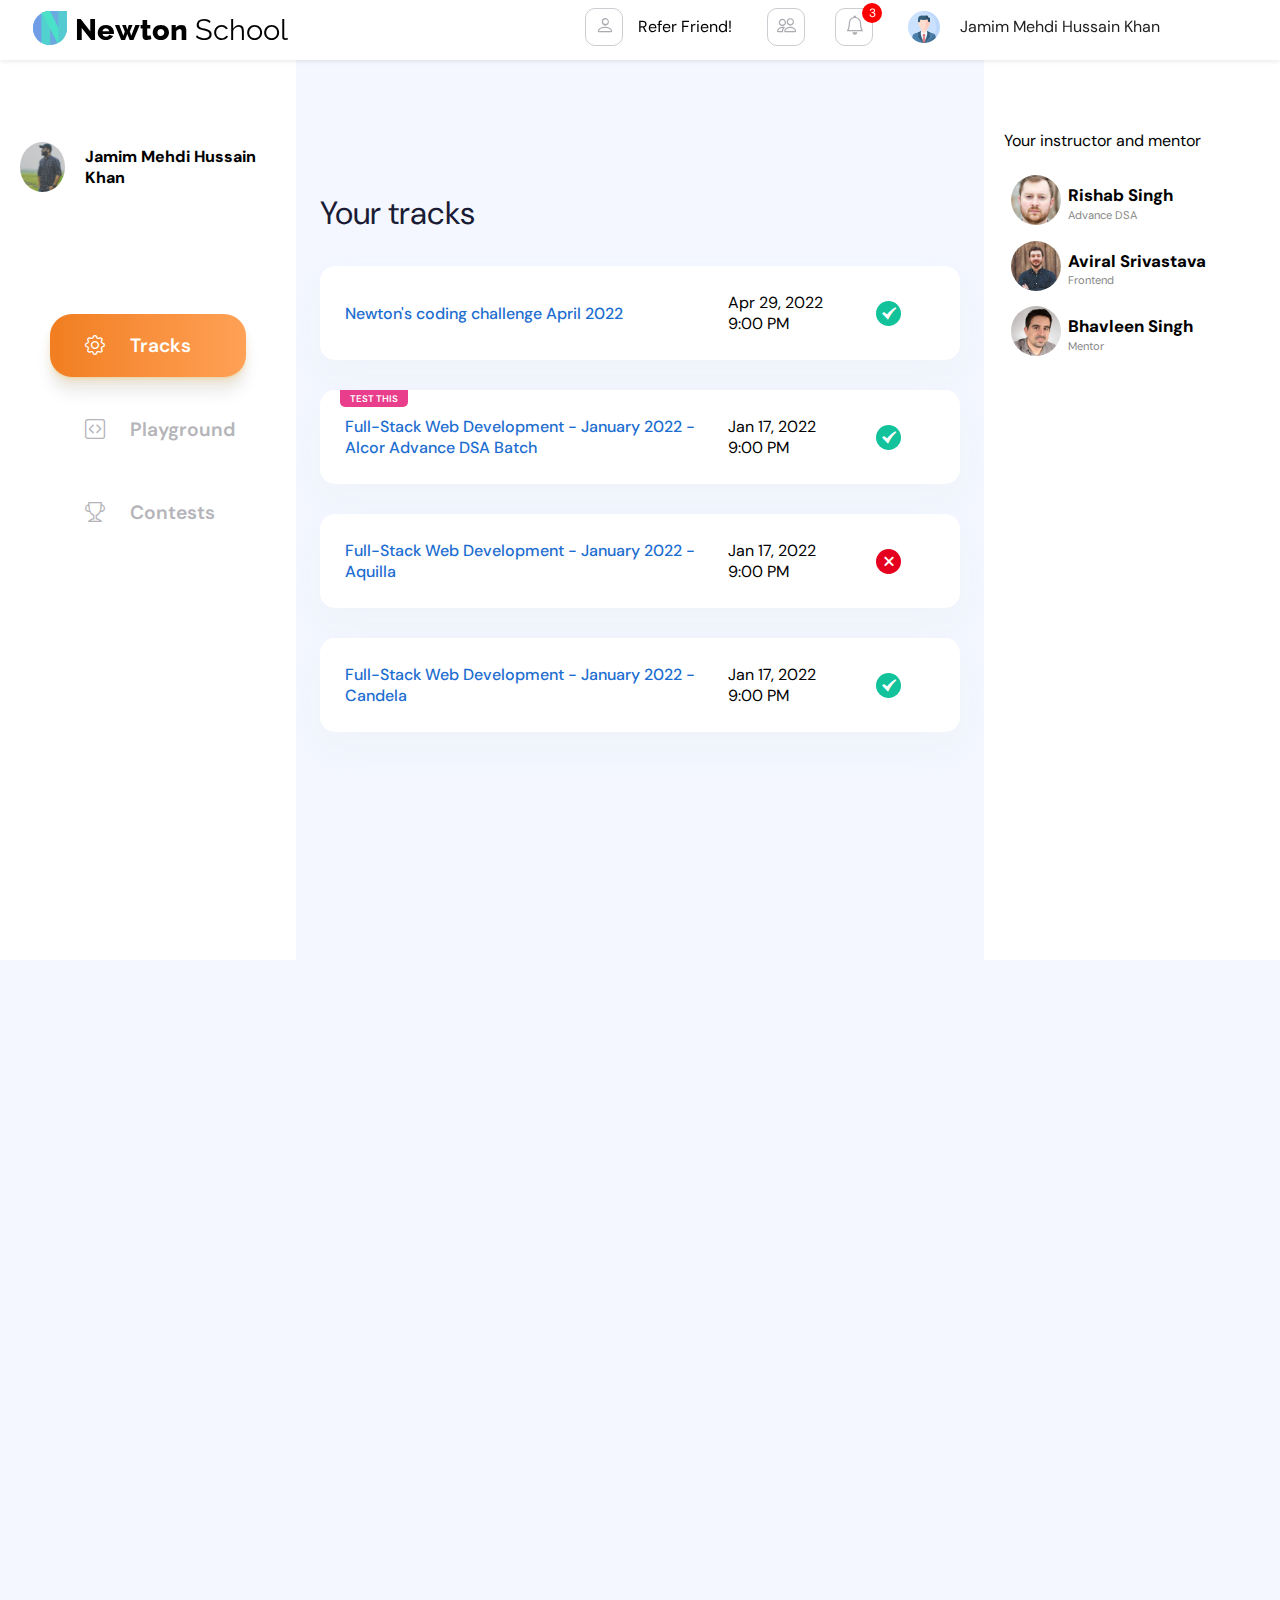
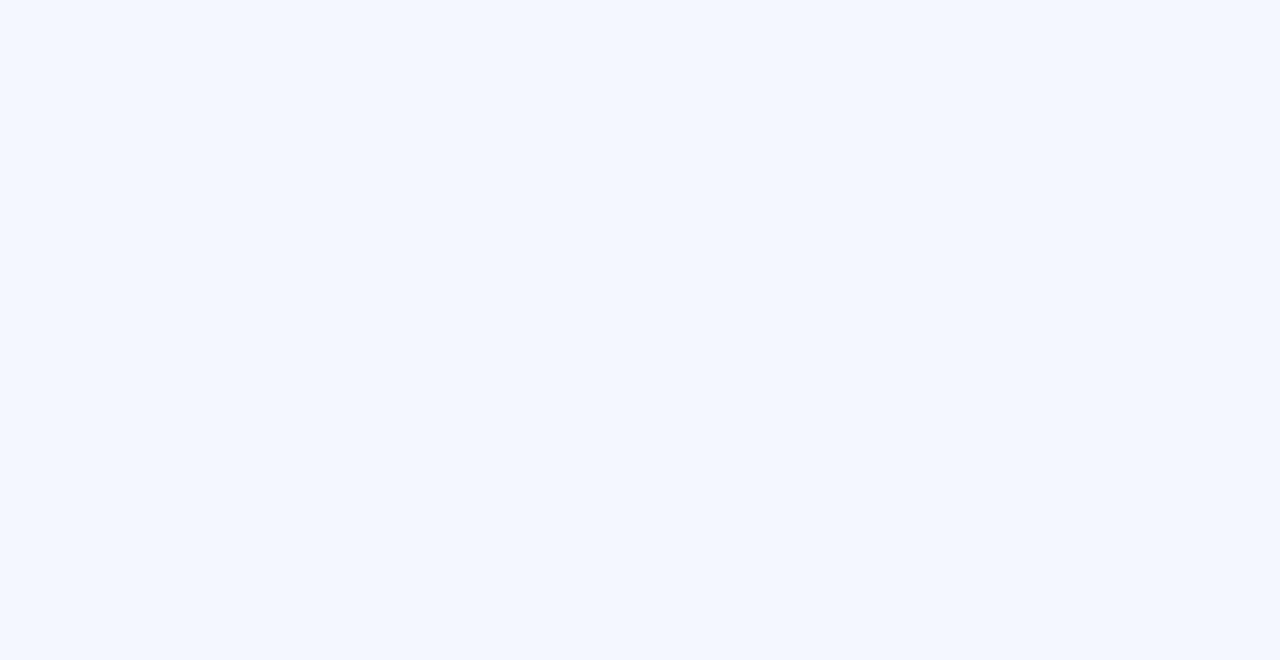
<file: index.html>
<!DOCTYPE html>
<html lang="en">

<head>
    <meta charset="UTF-8">
    <meta http-equiv="X-UA-Compatible" content="IE=edge">
    <meta name="viewport" content="width=device-width, initial-scale=1.0">
    <title>Newton School - Dashboard</title>
    <link rel="stylesheet" href="css/style.css">
    <link rel="stylesheet" href="css/icofont/icofont.min.css">
    <link rel="stylesheet" href="https://cdn.jsdelivr.net/npm/bootstrap-icons@1.5.0/font/bootstrap-icons.css">
    </style>
</head>

<body>
    <div class="navbar-container">
        <div class="navlogo-container" onclick="location.href='./index.html';" style="cursor: pointer;">
            <div class="logoimg">
                <img class="logo"
                    src="data:image/svg+xml,%3C?xml version='1.0' encoding='UTF-8'?%3E %3Csvg width='121px' height='121px' viewBox='0 0 121 121' version='1.1' xmlns='http://www.w3.org/2000/svg' xmlns:xlink='http://www.w3.org/1999/xlink'%3E %3C!-- Generator: Sketch 57.1 (83088) - https://sketch.com --%3E %3Ctitle%3EGroup%3C/title%3E %3Cdesc%3ECreated with Sketch.%3C/desc%3E %3Cg id='Page-1' stroke='none' stroke-width='1' fill='none' fill-rule='evenodd'%3E %3Cg id='11' transform='translate(-85.000000, -444.000000)'%3E %3Cg id='Group' transform='translate(85.000000, 444.000000)'%3E %3Cpath d='M121,0 L121,60.5 C121,93.9132274 93.9132274,121 60.5,121 C27.0867726,121 0,93.9132274 0,60.5 C0,27.0867726 27.0867726,0 60.5,0 L60.5,0 L121,0 Z' id='Combined-Shape' fill='%236BA9E1'%3E%3C/path%3E %3Cpath d='M29.9991305,9.00050709 L29.9991305,112.999493 C12.0495586,102.530897 0,83.1625463 0,61 C0,38.8374537 12.0495586,19.4691028 29.9991305,9.00050709 Z' id='Combined-Shape' fill='%23719DE6'%3E%3C/path%3E %3Cpath d='M61,0 L61,121 C49.6896363,121 39.0947971,117.976087 30.0000026,112.702639 L30.0000026,8.2973615 C38.8225978,3.18174225 49.0567914,0.18302114 59.986416,0.00810527147 L61,0 Z' id='Combined-Shape' fill='%2352D2CE'%3E%3C/path%3E %3Cpath d='M60.4333989,0 L109.000019,97.0028949 C103.306307,104.571975 95.8797728,110.766798 87.3086261,114.999938 L33.0002978,6.5288324 C40.9599303,2.49511474 49.9294828,0.161945428 59.4295193,0.00812199514 L60.4333989,0 Z' id='Combined-Shape' fill='%2349E1C7'%3E%3C/path%3E %3Cpath d='M121,0 L121,60.4437296 C121,82.9590366 108.515898,102.599042 90.0012292,112.999886 L90,0 L121,0 Z' id='Combined-Shape' fill='%2356CAD1'%3E%3C/path%3E %3C/g%3E %3C/g%3E %3C/g%3E %3C/svg%3E"
                    alt="">
            </div>
            <div class="logo-text">
                <p><span class="newton">Newton </span> <span class="school"> School</span></p>
            </div>
        </div>
        <div class="menu">
            <div class="menuitems">
                <div class="refer" onclick="location.href='#';" style="cursor: pointer;">
                    <div class="font-icon">
                        <div class="icon-border">
                            <i class="bi bi-person"></i>
                        </div>
                    </div>
                    <div class="text-icon">
                        <p>Refer Friend!</p>
                    </div>
                </div>
                <div class="peers">
                    <div class="font-icon" onclick="location.href='#';" style="cursor: pointer;">
                        <div class="icon-border">
                            <i class="bi bi-people" class="icofont-ui-user-group"></i>
                        </div>
                    </div>
                </div>
                <div class="notification" onclick="location.href='#';" style="cursor: pointer;">
                    <div class="font-icon">
                        <div class="icon-border">
                            <i class="bi bi-bell" class="icofont-notification"></i>
                            <span class="badge">3</span>
                        </div>
                    </div>
                </div>
                <div class="profile" onclick="location.href='#';" style="cursor: pointer;">
                    <div class="profile-img">
                        <img class="pp" src="./images/profile.png" alt="">
                    </div>
                    <div class="profile-text">
                        <p>Jamim Mehdi Hussain Khan</p>
                    </div>
                </div>
            </div>
        </div>
    </div>

    <div class="main">
        <div class="content-area">
            <div class="left-panel-wrapper">
                <div class="profile-wrapper">
                    <div class="profile-image">
                        <img src="./images/profile.jpg" alt="">
                    </div>
                    <div class="profile-name-user-name">
                        <div class="profile-name">
                            <p>Jamim Mehdi Hussain Khan</p>
                        </div>
                    </div>
                </div>
                <div class="dash1-menu-wrapper">
                    <div class="menu-option active" onclick="location.href='./index.html';" style="cursor: pointer;">
                        <div class="menu-icon ac">
                            <i class="bi bi-gear"></i>
                        </div>
                        <div class="menu-text">
                            <p>Tracks</p>
                        </div>
                    </div>
                    <div class="menu-option" onclick="location.href='./dashboard/playground.html';"
                        style="cursor: pointer;">
                        <div class="menu-icon">
                            <i class="bi bi-code-square"></i>
                        </div>
                        <div class="menu-text">
                            <p>Playground</p>
                        </div>
                    </div>
                    <div class="menu-option" onclick="location.href='./dashboard/contests.html';"
                        style="cursor: pointer;">
                        <div class="menu-icon">
                            <i class="bi bi-trophy"></i>
                        </div>
                        <div class="menu-text">
                            <p>Contests</p>
                        </div>
                    </div>
                </div>
            </div>

            <div class="content-wrapper">
                <div class="inner-wrapper">
                    <div class="tracks-title">
                        <p>Your tracks</p>
                    </div>
                    <div class="track-cards">
                        <div class="track-name"><a href="#" id="link-css">Newton's coding challenge April 2022</a></div>
                        <div class="track-start-date">
                            <p>Apr 29, 2022 9:00 PM</p>
                        </div>
                        <div class="status">
                            <div class="status-round-success"><i class="icofont-tick-mark"></i></div>
                        </div>
                    </div>
                    <div class="track-cards">
                        <div class="ribbon"><span>TEST THIS</span></div>
                        <div class="track-name"><a href="./dashboard/track-dashboard/courses.html"
                                id="link-css">Full-Stack Web Development - January 2022 - Alcor Advance DSA Batch</a>
                        </div>
                        <div class="track-start-date">
                            <p>Jan 17, 2022 9:00 PM</p>
                        </div>
                        <div class="status">
                            <div class="status-round-success"><i class="icofont-tick-mark"></i></div>
                        </div>
                    </div>
                    <div class="track-cards">
                        <div class="track-name"><a href="#" id="link-css">Full-Stack Web Development - January 2022 -
                                Aquilla</a></div>
                        <div class="track-start-date">
                            <p>Jan 17, 2022 9:00 PM</p>
                        </div>
                        <div class="status">
                            <div class="status-round-failed"><i class="icofont-close"></i></i></div>
                        </div>
                    </div>
                    <div class="track-cards">
                        <div class="track-name"><a href="#" id="link-css">Full-Stack Web Development - January 2022 -
                                Candela</a></div>
                        <div class="track-start-date">
                            <p>Jan 17, 2022 9:00 PM</p>
                        </div>
                        <div class="status">
                            <div class="status-round-success"><i class="icofont-tick-mark"></i></div>
                        </div>
                    </div>
                </div>
            </div>

            <div class="right-panel-wrapper">
                <div class="instructor-wrapper">
                    <div class="instructor-text">
                        <p>Your instructor and mentor</p>
                    </div>
                    <div class="instructor-profiles">
                        <div class="profiles">
                            <div class="profile-pic-ins"><img src="./images/1.jpg" alt=""></div>
                            <div class="name-sub">
                                <div class="instructor-name">
                                    <p class="ins-name">Rishab Singh</p>
                                </div>
                                <div class="course">
                                    <p class="ins-course">Advance DSA</p>
                                </div>
                            </div>
                        </div>
                    </div>

                    <div class="instructor-profiles">
                        <div class="profiles">
                            <div class="profile-pic-ins"><img src="./images/2.jpg" alt=""></div>
                            <div class="name-sub">
                                <div class="instructor-name">
                                    <p class="ins-name">Aviral Srivastava</p>
                                </div>
                                <div class="course">
                                    <p class="ins-course">Frontend</p>
                                </div>
                            </div>
                        </div>
                    </div>
                    <div class="instructor-profiles">
                        <div class="profiles">
                            <div class="profile-pic-ins"><img src="./images/3.jpg" alt=""></div>
                            <div class="name-sub">
                                <div class="instructor-name">
                                    <p class="ins-name">Bhavleen Singh</p>
                                </div>
                                <div class="course">
                                    <p class="ins-course">Mentor</p>
                                </div>
                            </div>
                        </div>
                    </div>
                </div>
            </div>
        </div>
    </div>

    <script src="https://cdn.jsdelivr.net/npm/bootstrap@5.0.2/dist/js/bootstrap.bundle.min.js"></script>
</body>

</html>
</file>
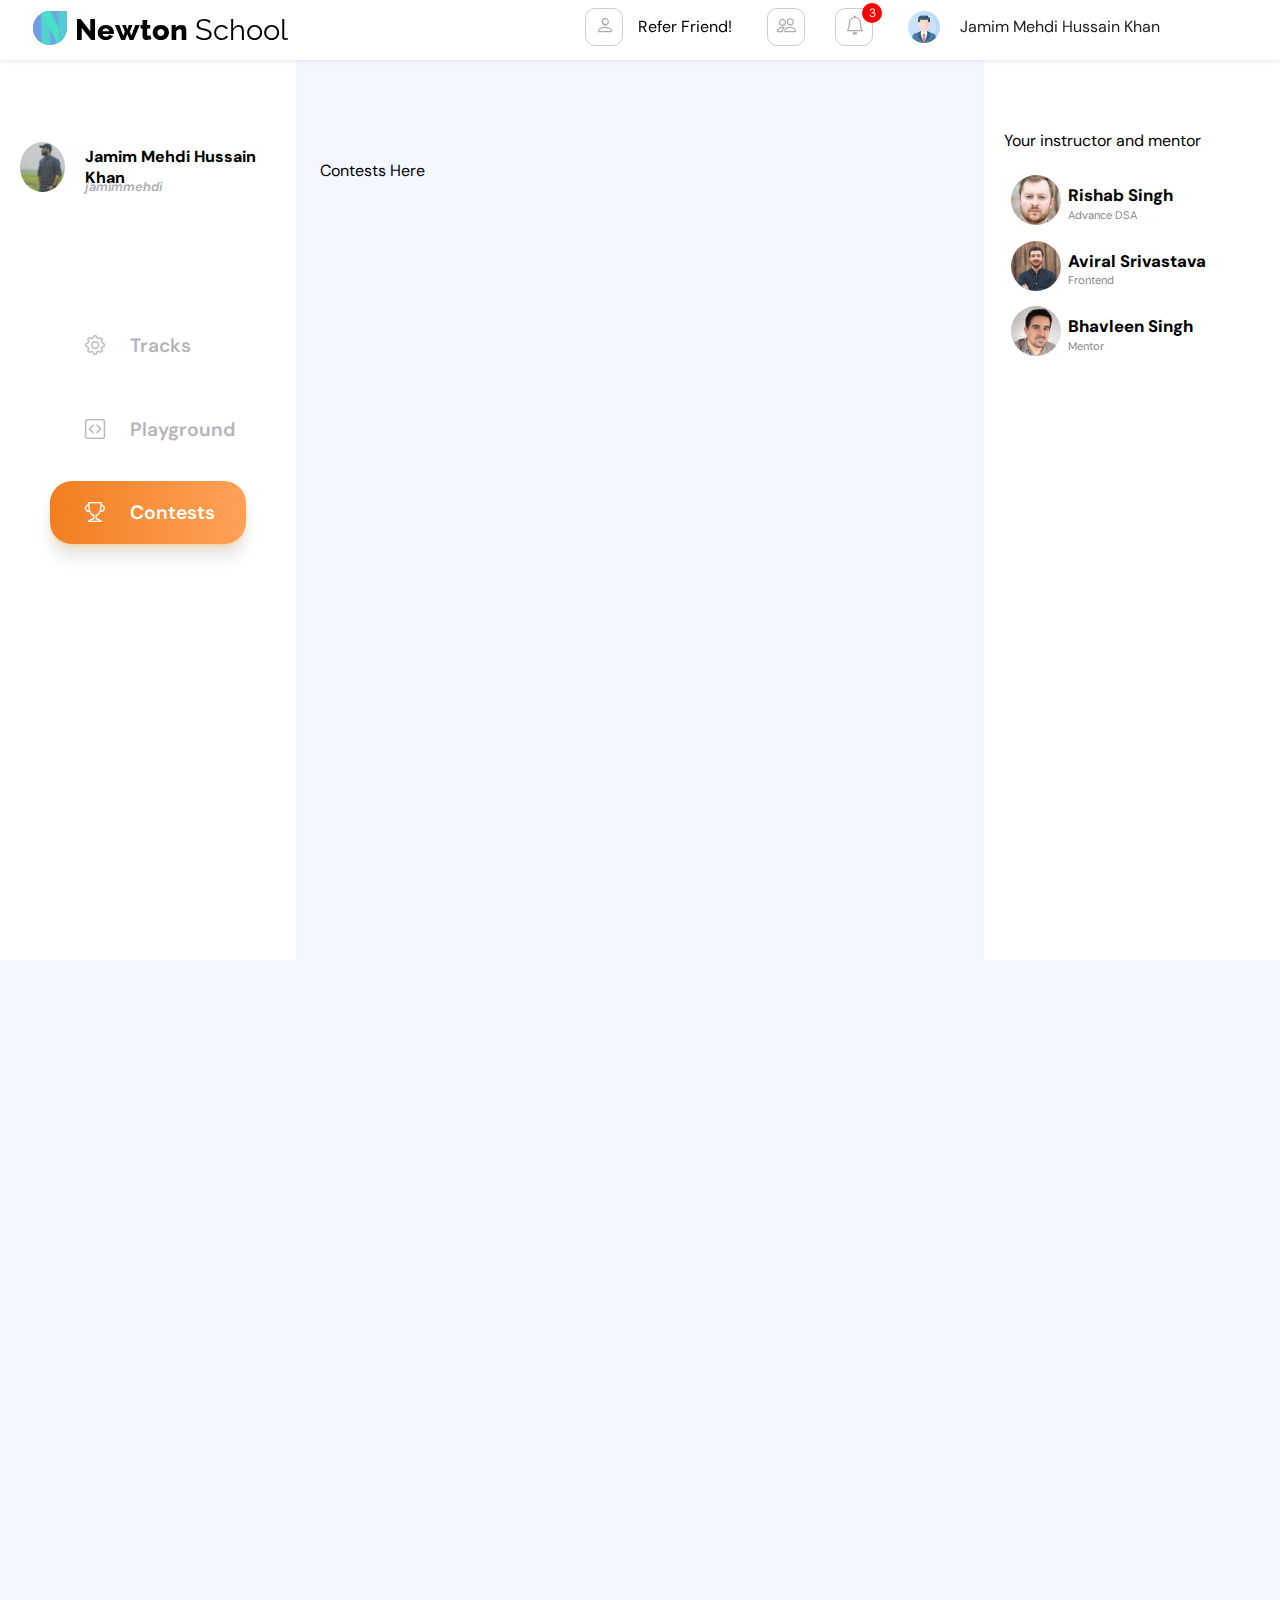
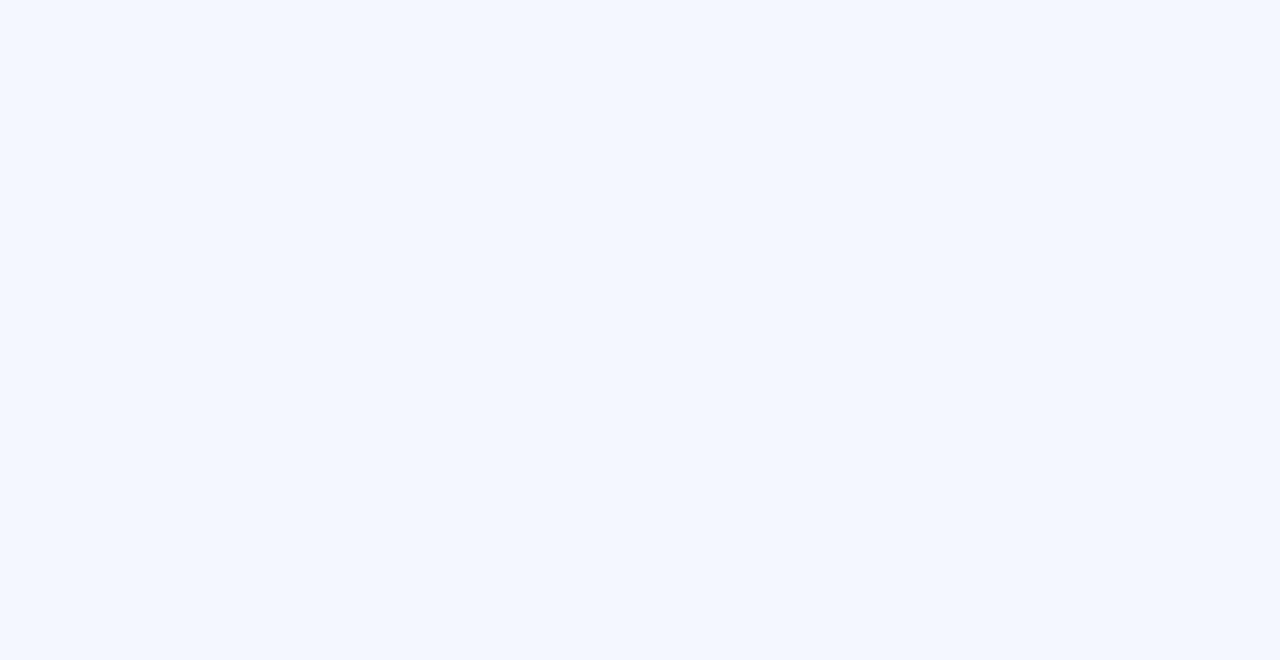
<file: dashboard/contests.html>
<!DOCTYPE html>
<html lang="en">

<head>
    <meta charset="UTF-8">
    <meta http-equiv="X-UA-Compatible" content="IE=edge">
    <meta name="viewport" content="width=device-width, initial-scale=1.0">
    <title>Newton School - Contests</title>

    <link rel="stylesheet" href="../css/style.css">
    <link rel="stylesheet" href="../css/icofont/icofont.min.css">
    <link rel="stylesheet" href="https://cdn.jsdelivr.net/npm/bootstrap-icons@1.5.0/font/bootstrap-icons.css">
    </style>
</head>

<body>
    <div class="navbar-container">
        <div class="navlogo-container" onclick="location.href='../index.html';" style="cursor: pointer;">
            <div class="logoimg">
                <img class="logo"
                    src="data:image/svg+xml,%3C?xml version='1.0' encoding='UTF-8'?%3E %3Csvg width='121px' height='121px' viewBox='0 0 121 121' version='1.1' xmlns='http://www.w3.org/2000/svg' xmlns:xlink='http://www.w3.org/1999/xlink'%3E %3C!-- Generator: Sketch 57.1 (83088) - https://sketch.com --%3E %3Ctitle%3EGroup%3C/title%3E %3Cdesc%3ECreated with Sketch.%3C/desc%3E %3Cg id='Page-1' stroke='none' stroke-width='1' fill='none' fill-rule='evenodd'%3E %3Cg id='11' transform='translate(-85.000000, -444.000000)'%3E %3Cg id='Group' transform='translate(85.000000, 444.000000)'%3E %3Cpath d='M121,0 L121,60.5 C121,93.9132274 93.9132274,121 60.5,121 C27.0867726,121 0,93.9132274 0,60.5 C0,27.0867726 27.0867726,0 60.5,0 L60.5,0 L121,0 Z' id='Combined-Shape' fill='%236BA9E1'%3E%3C/path%3E %3Cpath d='M29.9991305,9.00050709 L29.9991305,112.999493 C12.0495586,102.530897 0,83.1625463 0,61 C0,38.8374537 12.0495586,19.4691028 29.9991305,9.00050709 Z' id='Combined-Shape' fill='%23719DE6'%3E%3C/path%3E %3Cpath d='M61,0 L61,121 C49.6896363,121 39.0947971,117.976087 30.0000026,112.702639 L30.0000026,8.2973615 C38.8225978,3.18174225 49.0567914,0.18302114 59.986416,0.00810527147 L61,0 Z' id='Combined-Shape' fill='%2352D2CE'%3E%3C/path%3E %3Cpath d='M60.4333989,0 L109.000019,97.0028949 C103.306307,104.571975 95.8797728,110.766798 87.3086261,114.999938 L33.0002978,6.5288324 C40.9599303,2.49511474 49.9294828,0.161945428 59.4295193,0.00812199514 L60.4333989,0 Z' id='Combined-Shape' fill='%2349E1C7'%3E%3C/path%3E %3Cpath d='M121,0 L121,60.4437296 C121,82.9590366 108.515898,102.599042 90.0012292,112.999886 L90,0 L121,0 Z' id='Combined-Shape' fill='%2356CAD1'%3E%3C/path%3E %3C/g%3E %3C/g%3E %3C/g%3E %3C/svg%3E"
                    alt="">
            </div>
            <div class="logo-text">
                <p><span class="newton">Newton </span> <span class="school"> School</span></p>
            </div>
        </div>
        <div class="menu">
            <div class="menuitems">
                <div class="refer" onclick="location.href='#';" style="cursor: pointer;">
                    <div class="font-icon">
                        <div class="icon-border">
                            <i class="bi bi-person"></i>
                        </div>
                    </div>
                    <div class="text-icon">
                        <p>Refer Friend!</p>
                    </div>
                </div>
                <div class="peers">
                    <div class="font-icon" onclick="location.href='#';" style="cursor: pointer;">
                        <div class="icon-border">
                            <i class="bi bi-people" class="icofont-ui-user-group"></i>
                        </div>
                    </div>
                </div>
                <div class="notification" onclick="location.href='#';" style="cursor: pointer;">
                    <div class="font-icon">
                        <div class="icon-border">
                            <i class="bi bi-bell" class="icofont-notification"></i>
                            <span class="badge">3</span>
                        </div>
                    </div>
                </div>
                <div class="profile" onclick="location.href='#';" style="cursor: pointer;">
                    <div class="profile-img">
                        <img class="pp" src="../images/profile.png" alt="">
                    </div>
                    <div class="profile-text">
                        <p>Jamim Mehdi Hussain Khan</p>
                    </div>
                </div>
            </div>
        </div>
    </div>
    <div class="main">
        <div class="content-area">
            <div class="left-panel-wrapper">
                <div class="profile-wrapper">
                    <div class="profile-image">
                        <img src="../images/profile.jpg" alt="">
                    </div>
                    <div class="profile-name-user-name">
                        <div class="profile-name">
                            <p>Jamim Mehdi Hussain Khan</p>
                        </div>
                        <div class="user-name">
                            <p>jamimmehdi</p>
                        </div>
                    </div>
                </div>
                <div class="dash1-menu-wrapper">
                    <div class="menu-option" onclick="location.href='../index.html';" style="cursor: pointer;">
                        <div class="menu-icon ac">
                            <i class="bi bi-gear"></i>
                        </div>
                        <div class="menu-text">
                            <p>Tracks</p>
                        </div>
                    </div>
                    <div class="menu-option" onclick="location.href='./playground.html';" style="cursor: pointer;">
                        <div class="menu-icon">
                            <i class="bi bi-code-square"></i>
                        </div>
                        <div class="menu-text">
                            <p>Playground</p>
                        </div>
                    </div>
                    <div class="menu-option active" onclick="location.href='./contests.html';" style="cursor: pointer;">
                        <div class="menu-icon">
                            <i class="bi bi-trophy"></i>
                        </div>
                        <div class="menu-text">
                            <p>Contests</p>
                        </div>
                    </div>
                </div>
            </div>
            <div class="content-wrapper">
                <div class="inner-wrapper">
                    Contests Here
                </div>
            </div>
            <div class="right-panel-wrapper">
                <div class="instructor-wrapper">
                    <div class="instructor-text">
                        <p>Your instructor and mentor</p>
                    </div>
                    <div class="instructor-profiles">
                        <div class="profiles">
                            <div class="profile-pic-ins"><img src="../images/1.jpg" alt=""></div>
                            <div class="name-sub">
                                <div class="instructor-name">
                                    <p class="ins-name">Rishab Singh</p>
                                </div>
                                <div class="course">
                                    <p class="ins-course">Advance DSA</p>
                                </div>
                            </div>
                        </div>
                    </div>

                    <div class="instructor-profiles">
                        <div class="profiles">
                            <div class="profile-pic-ins"><img src="../images/2.jpg" alt=""></div>
                            <div class="name-sub">
                                <div class="instructor-name">
                                    <p class="ins-name">Aviral Srivastava</p>
                                </div>
                                <div class="course">
                                    <p class="ins-course">Frontend</p>
                                </div>
                            </div>
                        </div>
                    </div>
                    <div class="instructor-profiles">
                        <div class="profiles">
                            <div class="profile-pic-ins"><img src="../images/3.jpg" alt=""></div>
                            <div class="name-sub">
                                <div class="instructor-name">
                                    <p class="ins-name">Bhavleen Singh</p>
                                </div>
                                <div class="course">
                                    <p class="ins-course">Mentor</p>
                                </div>
                            </div>
                        </div>
                    </div>
                </div>
            </div>
        </div>
    </div>

    <script src="https://cdn.jsdelivr.net/npm/bootstrap@5.0.2/dist/js/bootstrap.bundle.min.js"></script>
</body>

</html>
</file>
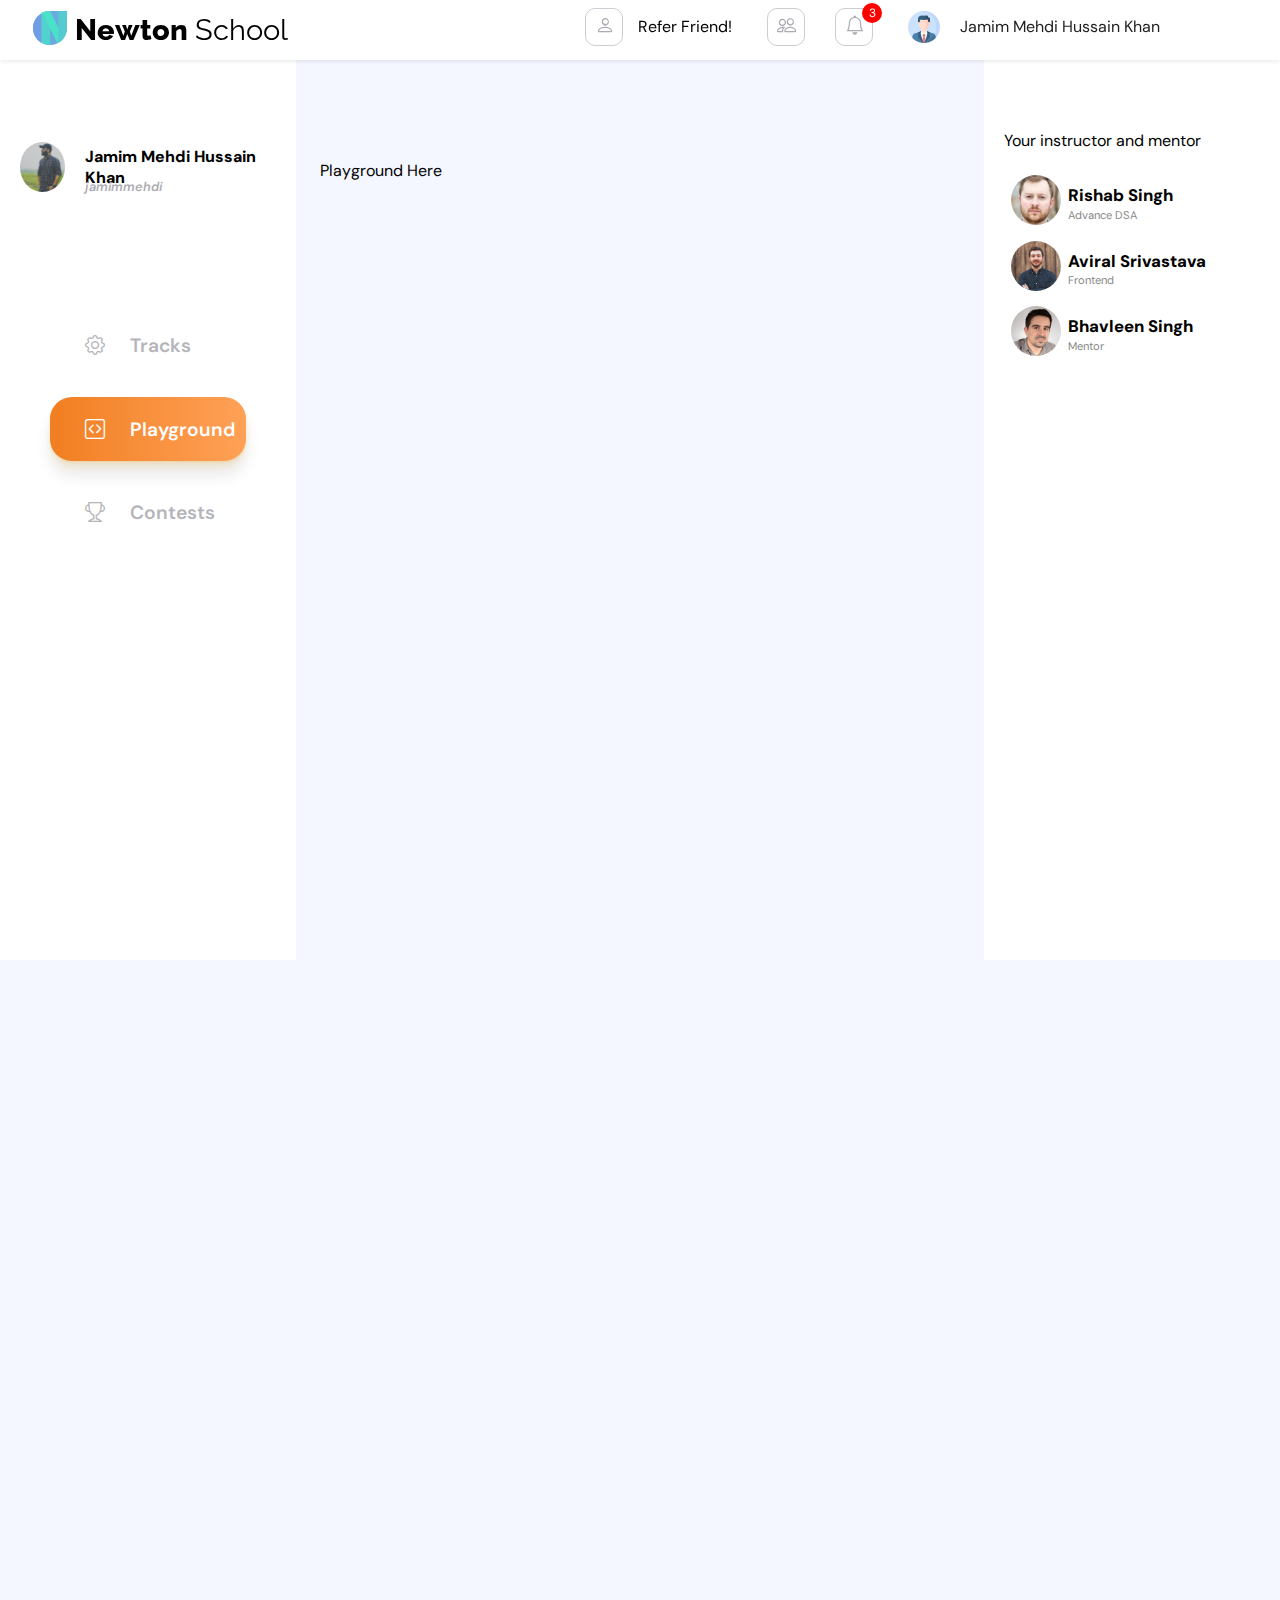
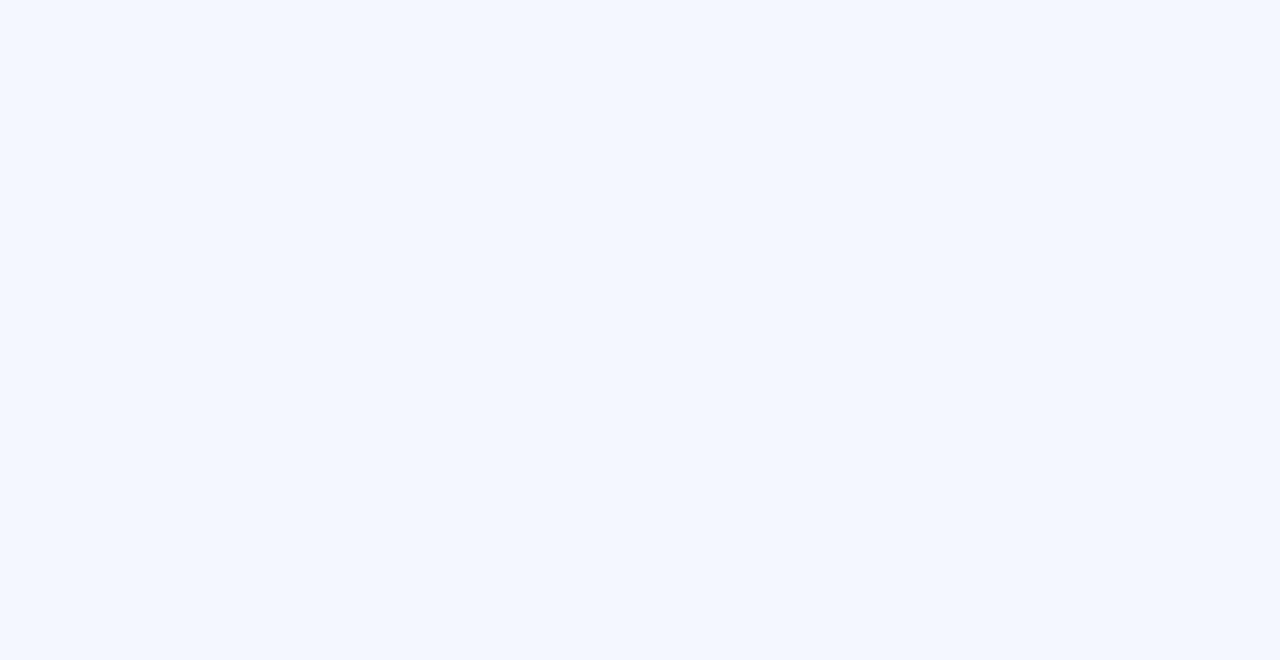
<file: dashboard/playground.html>
<!DOCTYPE html>
<html lang="en">

<head>
    <meta charset="UTF-8">
    <meta http-equiv="X-UA-Compatible" content="IE=edge">
    <meta name="viewport" content="width=device-width, initial-scale=1.0">
    <title>Newton School - Playground</title>

    <link rel="stylesheet" href="../css/style.css">
    <link rel="stylesheet" href="../css/icofont/icofont.min.css">
    <link rel="stylesheet" href="https://cdn.jsdelivr.net/npm/bootstrap-icons@1.5.0/font/bootstrap-icons.css">
    </style>
</head>

<body>
    <div class="navbar-container">
        <div class="navlogo-container" onclick="location.href='../index.html';" style="cursor: pointer;">
            <div class="logoimg">
                <img class="logo"
                    src="data:image/svg+xml,%3C?xml version='1.0' encoding='UTF-8'?%3E %3Csvg width='121px' height='121px' viewBox='0 0 121 121' version='1.1' xmlns='http://www.w3.org/2000/svg' xmlns:xlink='http://www.w3.org/1999/xlink'%3E %3C!-- Generator: Sketch 57.1 (83088) - https://sketch.com --%3E %3Ctitle%3EGroup%3C/title%3E %3Cdesc%3ECreated with Sketch.%3C/desc%3E %3Cg id='Page-1' stroke='none' stroke-width='1' fill='none' fill-rule='evenodd'%3E %3Cg id='11' transform='translate(-85.000000, -444.000000)'%3E %3Cg id='Group' transform='translate(85.000000, 444.000000)'%3E %3Cpath d='M121,0 L121,60.5 C121,93.9132274 93.9132274,121 60.5,121 C27.0867726,121 0,93.9132274 0,60.5 C0,27.0867726 27.0867726,0 60.5,0 L60.5,0 L121,0 Z' id='Combined-Shape' fill='%236BA9E1'%3E%3C/path%3E %3Cpath d='M29.9991305,9.00050709 L29.9991305,112.999493 C12.0495586,102.530897 0,83.1625463 0,61 C0,38.8374537 12.0495586,19.4691028 29.9991305,9.00050709 Z' id='Combined-Shape' fill='%23719DE6'%3E%3C/path%3E %3Cpath d='M61,0 L61,121 C49.6896363,121 39.0947971,117.976087 30.0000026,112.702639 L30.0000026,8.2973615 C38.8225978,3.18174225 49.0567914,0.18302114 59.986416,0.00810527147 L61,0 Z' id='Combined-Shape' fill='%2352D2CE'%3E%3C/path%3E %3Cpath d='M60.4333989,0 L109.000019,97.0028949 C103.306307,104.571975 95.8797728,110.766798 87.3086261,114.999938 L33.0002978,6.5288324 C40.9599303,2.49511474 49.9294828,0.161945428 59.4295193,0.00812199514 L60.4333989,0 Z' id='Combined-Shape' fill='%2349E1C7'%3E%3C/path%3E %3Cpath d='M121,0 L121,60.4437296 C121,82.9590366 108.515898,102.599042 90.0012292,112.999886 L90,0 L121,0 Z' id='Combined-Shape' fill='%2356CAD1'%3E%3C/path%3E %3C/g%3E %3C/g%3E %3C/g%3E %3C/svg%3E"
                    alt="">
            </div>
            <div class="logo-text">
                <p><span class="newton">Newton </span> <span class="school"> School</span></p>
            </div>
        </div>
        <div class="menu">
            <div class="menuitems">
                <div class="refer" onclick="location.href='#';" style="cursor: pointer;">
                    <div class="font-icon">
                        <div class="icon-border">
                            <i class="bi bi-person"></i>
                        </div>
                    </div>
                    <div class="text-icon">
                        <p>Refer Friend!</p>
                    </div>
                </div>
                <div class="peers">
                    <div class="font-icon" onclick="location.href='#';" style="cursor: pointer;">
                        <div class="icon-border">
                            <i class="bi bi-people" class="icofont-ui-user-group"></i>
                        </div>
                    </div>
                </div>
                <div class="notification" onclick="location.href='#';" style="cursor: pointer;">
                    <div class="font-icon">
                        <div class="icon-border">
                            <i class="bi bi-bell" class="icofont-notification"></i>
                            <span class="badge">3</span>
                        </div>
                    </div>
                </div>
                <div class="profile" onclick="location.href='#';" style="cursor: pointer;">
                    <div class="profile-img">
                        <img class="pp" src="../images/profile.png" alt="">
                    </div>
                    <div class="profile-text">
                        <p>Jamim Mehdi Hussain Khan</p>
                    </div>
                </div>
            </div>
        </div>
    </div>
    <div class="main">
        <div class="content-area">
            <div class="left-panel-wrapper">
                <div class="profile-wrapper">
                    <div class="profile-image">
                        <img src="../images/profile.jpg" alt="">
                    </div>
                    <div class="profile-name-user-name">
                        <div class="profile-name">
                            <p>Jamim Mehdi Hussain Khan</p>
                        </div>
                        <div class="user-name">
                            <p>jamimmehdi</p>
                        </div>
                    </div>
                </div>
                <div class="dash1-menu-wrapper">
                    <div class="menu-option" onclick="location.href='../index.html';" style="cursor: pointer;">
                        <div class="menu-icon ac">
                            <i class="bi bi-gear"></i>
                        </div>
                        <div class="menu-text">
                            <p>Tracks</p>
                        </div>
                    </div>
                    <div class="menu-option active" onclick="location.href='./playground.html';"
                        style="cursor: pointer;">
                        <div class="menu-icon">
                            <i class="bi bi-code-square"></i>
                        </div>
                        <div class="menu-text">
                            <p>Playground</p>
                        </div>
                    </div>
                    <div class="menu-option" onclick="location.href='./contests.html';" style="cursor: pointer;">
                        <div class="menu-icon">
                            <i class="bi bi-trophy"></i>
                        </div>
                        <div class="menu-text">
                            <p>Contests</p>
                        </div>
                    </div>
                </div>
            </div>
            <div class="content-wrapper">
                <div class="inner-wrapper">
                    Playground Here
                </div>
            </div>
            <div class="right-panel-wrapper">
                <div class="instructor-wrapper">
                    <div class="instructor-text">
                        <p>Your instructor and mentor</p>
                    </div>
                    <div class="instructor-profiles">
                        <div class="profiles">
                            <div class="profile-pic-ins"><img src="../images/1.jpg" alt=""></div>
                            <div class="name-sub">
                                <div class="instructor-name">
                                    <p class="ins-name">Rishab Singh</p>
                                </div>
                                <div class="course">
                                    <p class="ins-course">Advance DSA</p>
                                </div>
                            </div>
                        </div>
                    </div>

                    <div class="instructor-profiles">
                        <div class="profiles">
                            <div class="profile-pic-ins"><img src="../images/2.jpg" alt=""></div>
                            <div class="name-sub">
                                <div class="instructor-name">
                                    <p class="ins-name">Aviral Srivastava</p>
                                </div>
                                <div class="course">
                                    <p class="ins-course">Frontend</p>
                                </div>
                            </div>
                        </div>
                    </div>
                    <div class="instructor-profiles">
                        <div class="profiles">
                            <div class="profile-pic-ins"><img src="../images/3.jpg" alt=""></div>
                            <div class="name-sub">
                                <div class="instructor-name">
                                    <p class="ins-name">Bhavleen Singh</p>
                                </div>
                                <div class="course">
                                    <p class="ins-course">Mentor</p>
                                </div>
                            </div>
                        </div>
                    </div>
                </div>
            </div>
        </div>
    </div>

    <script src="https://cdn.jsdelivr.net/npm/bootstrap@5.0.2/dist/js/bootstrap.bundle.min.js"></script>
</body>

</html>
</file>
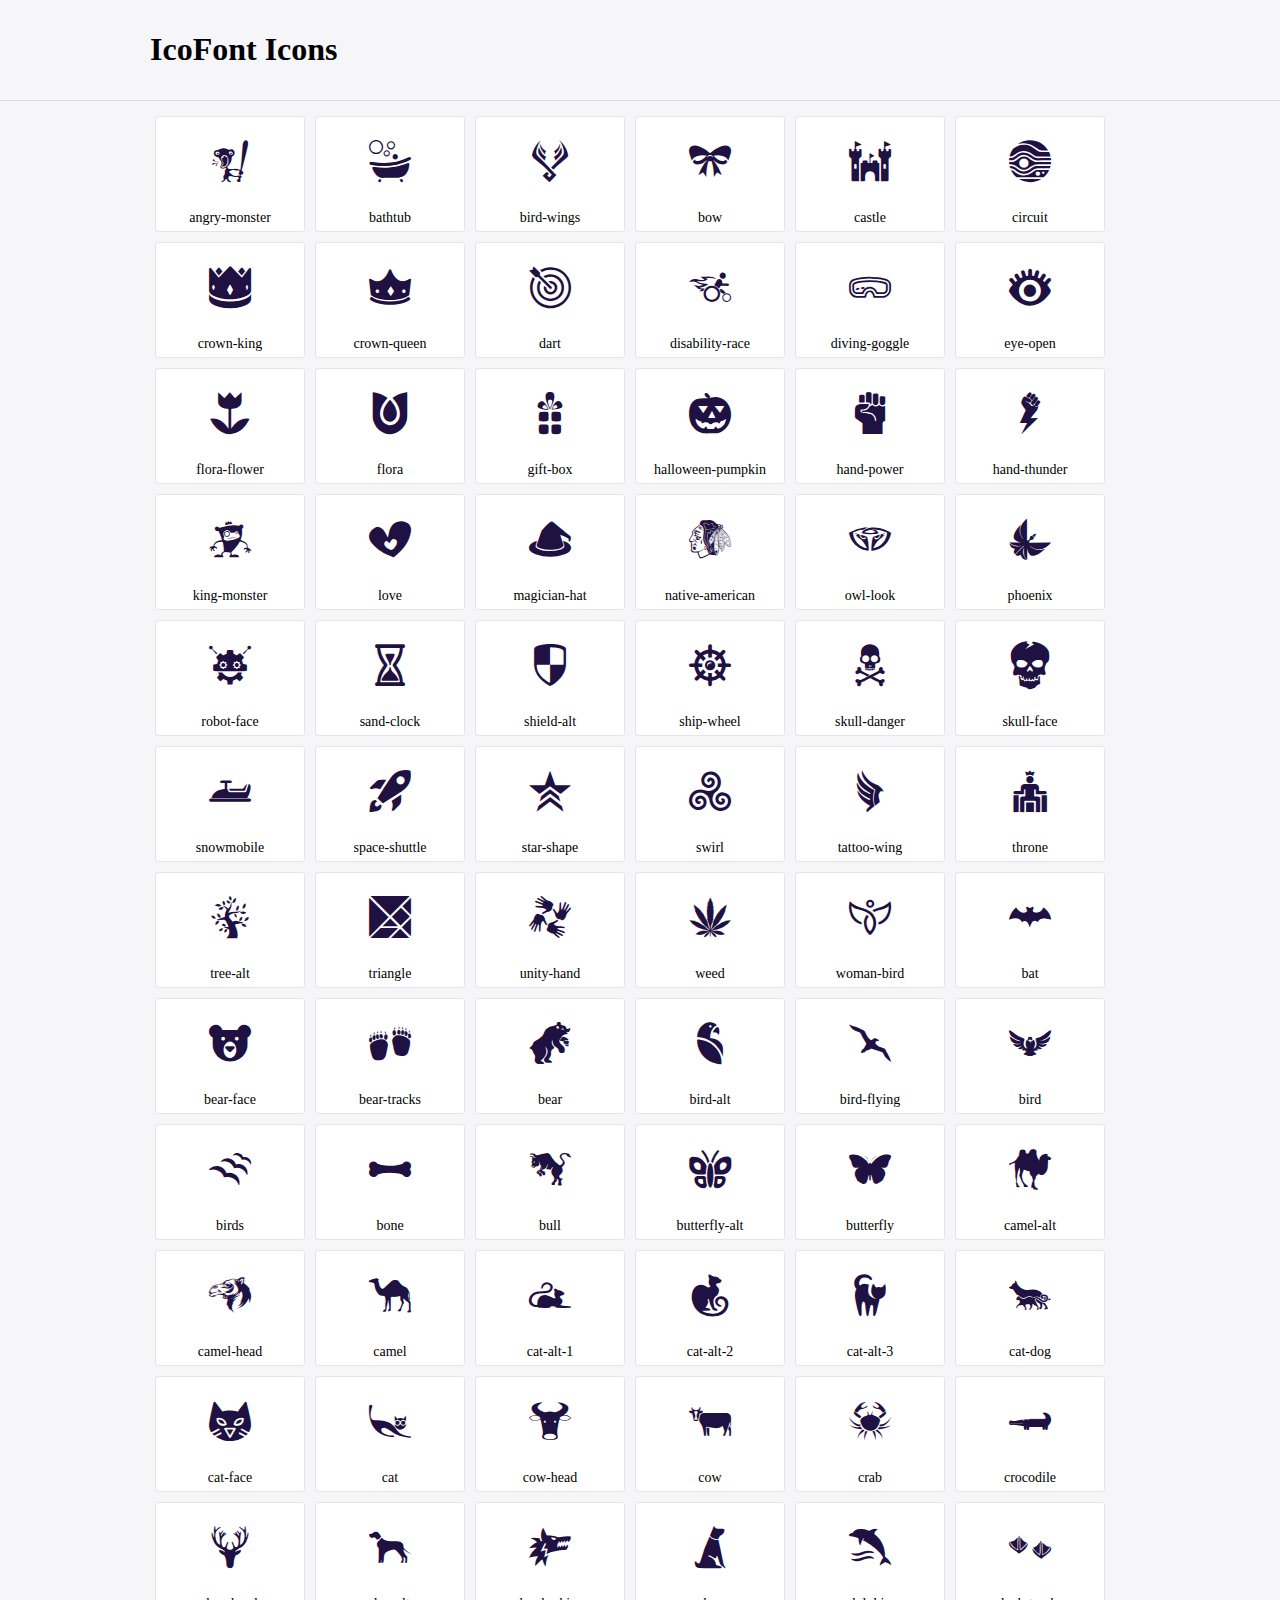
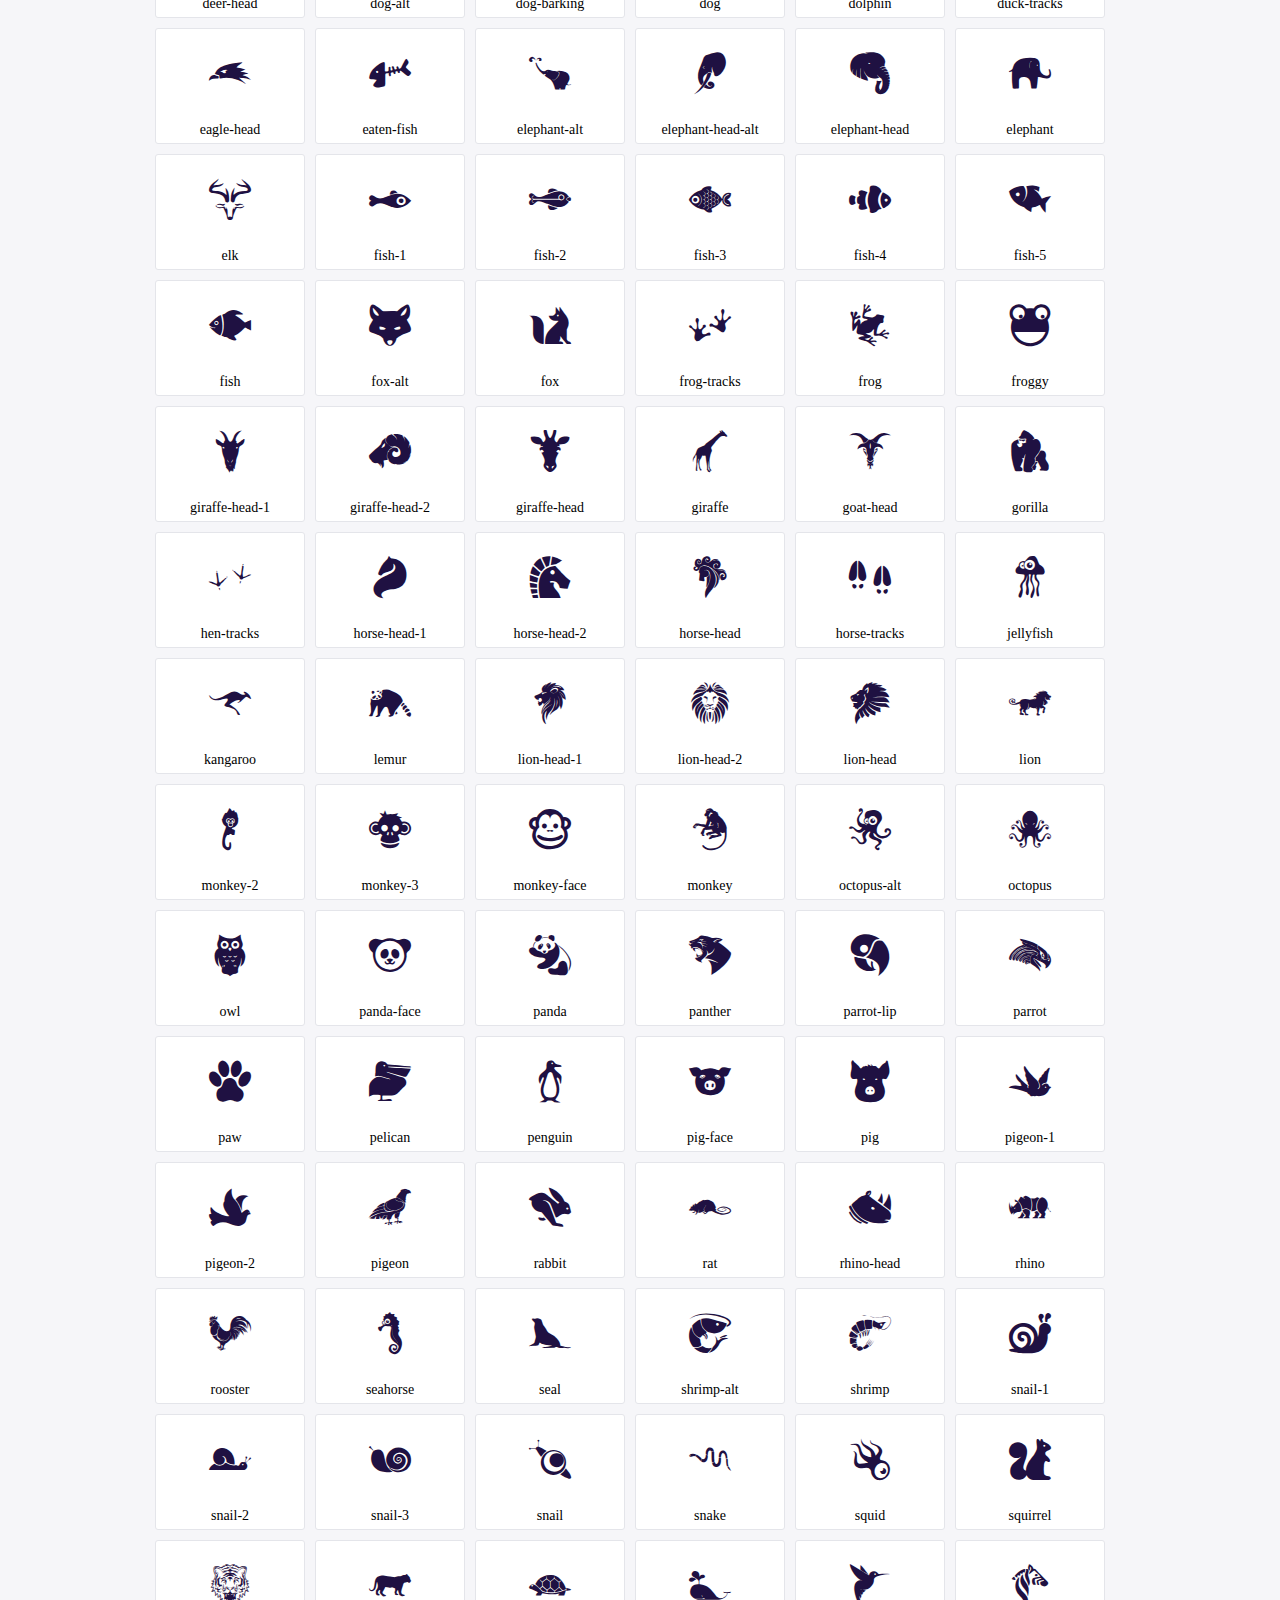
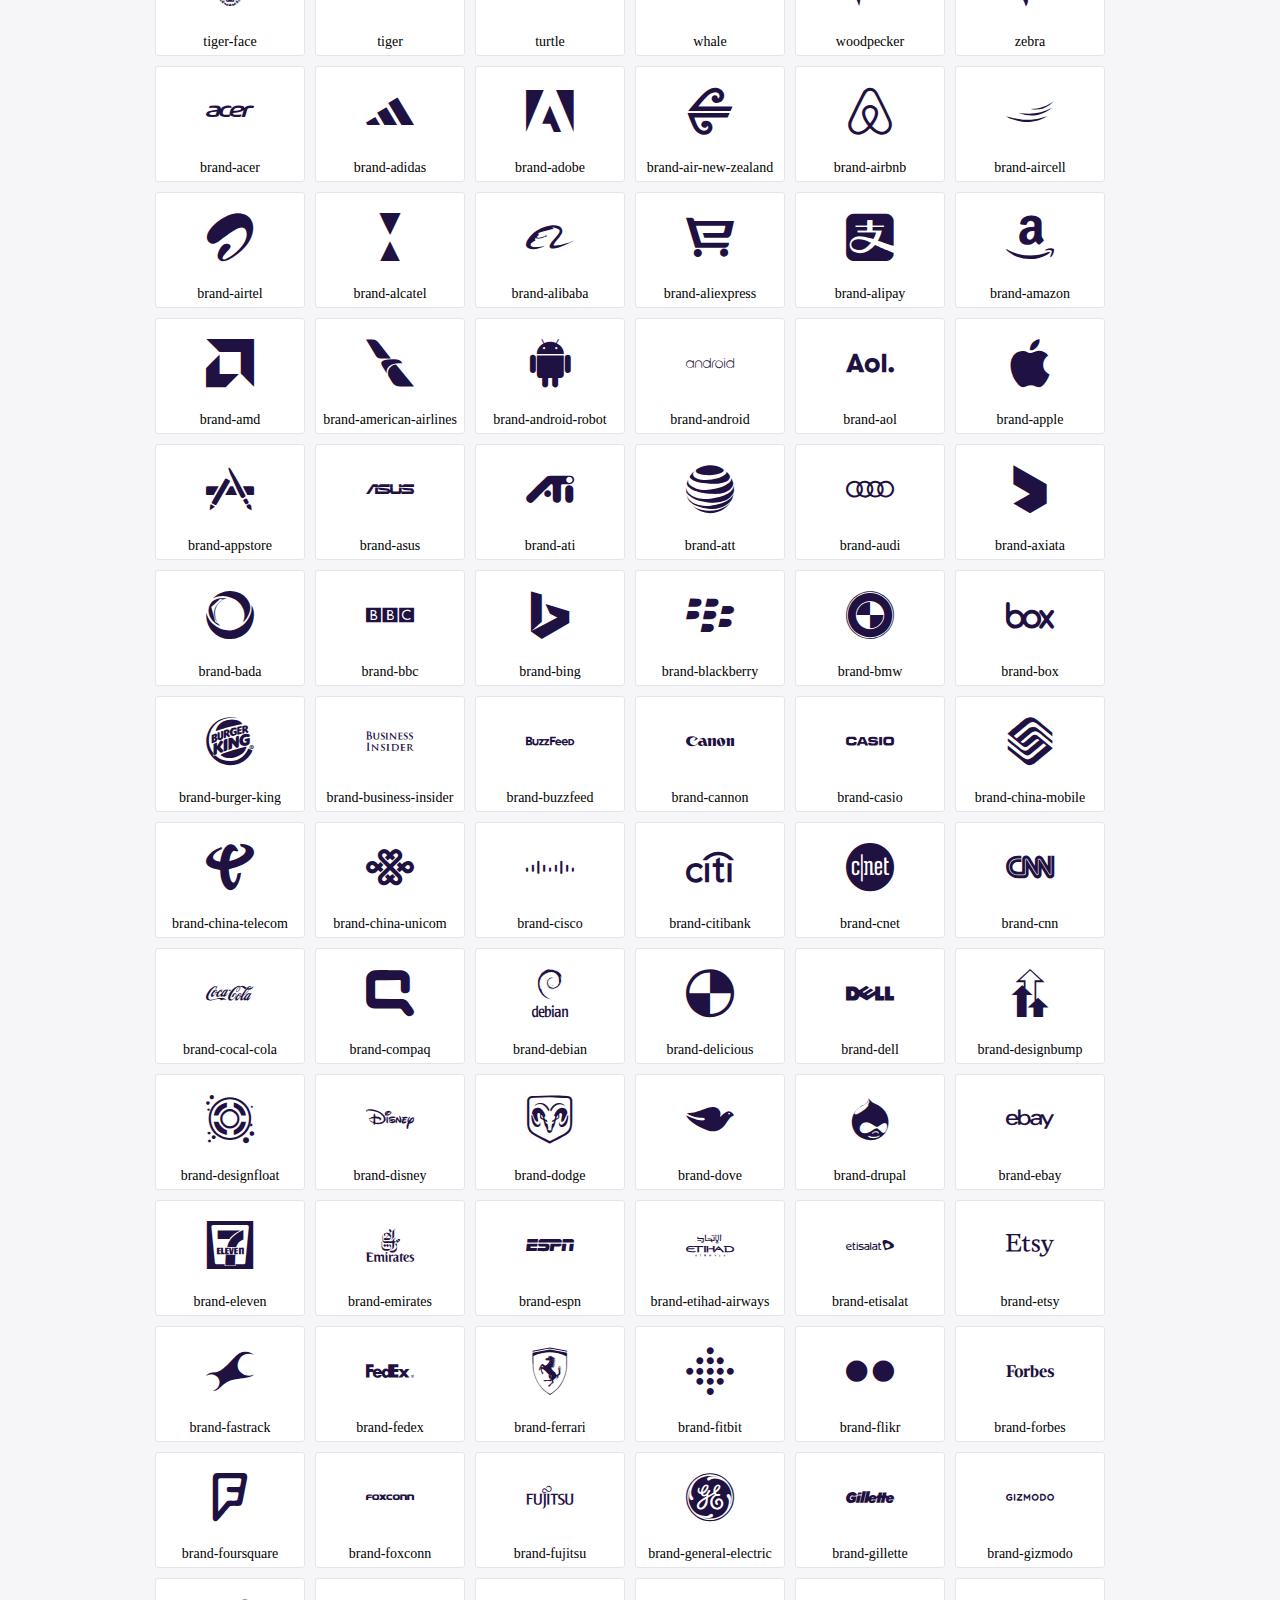
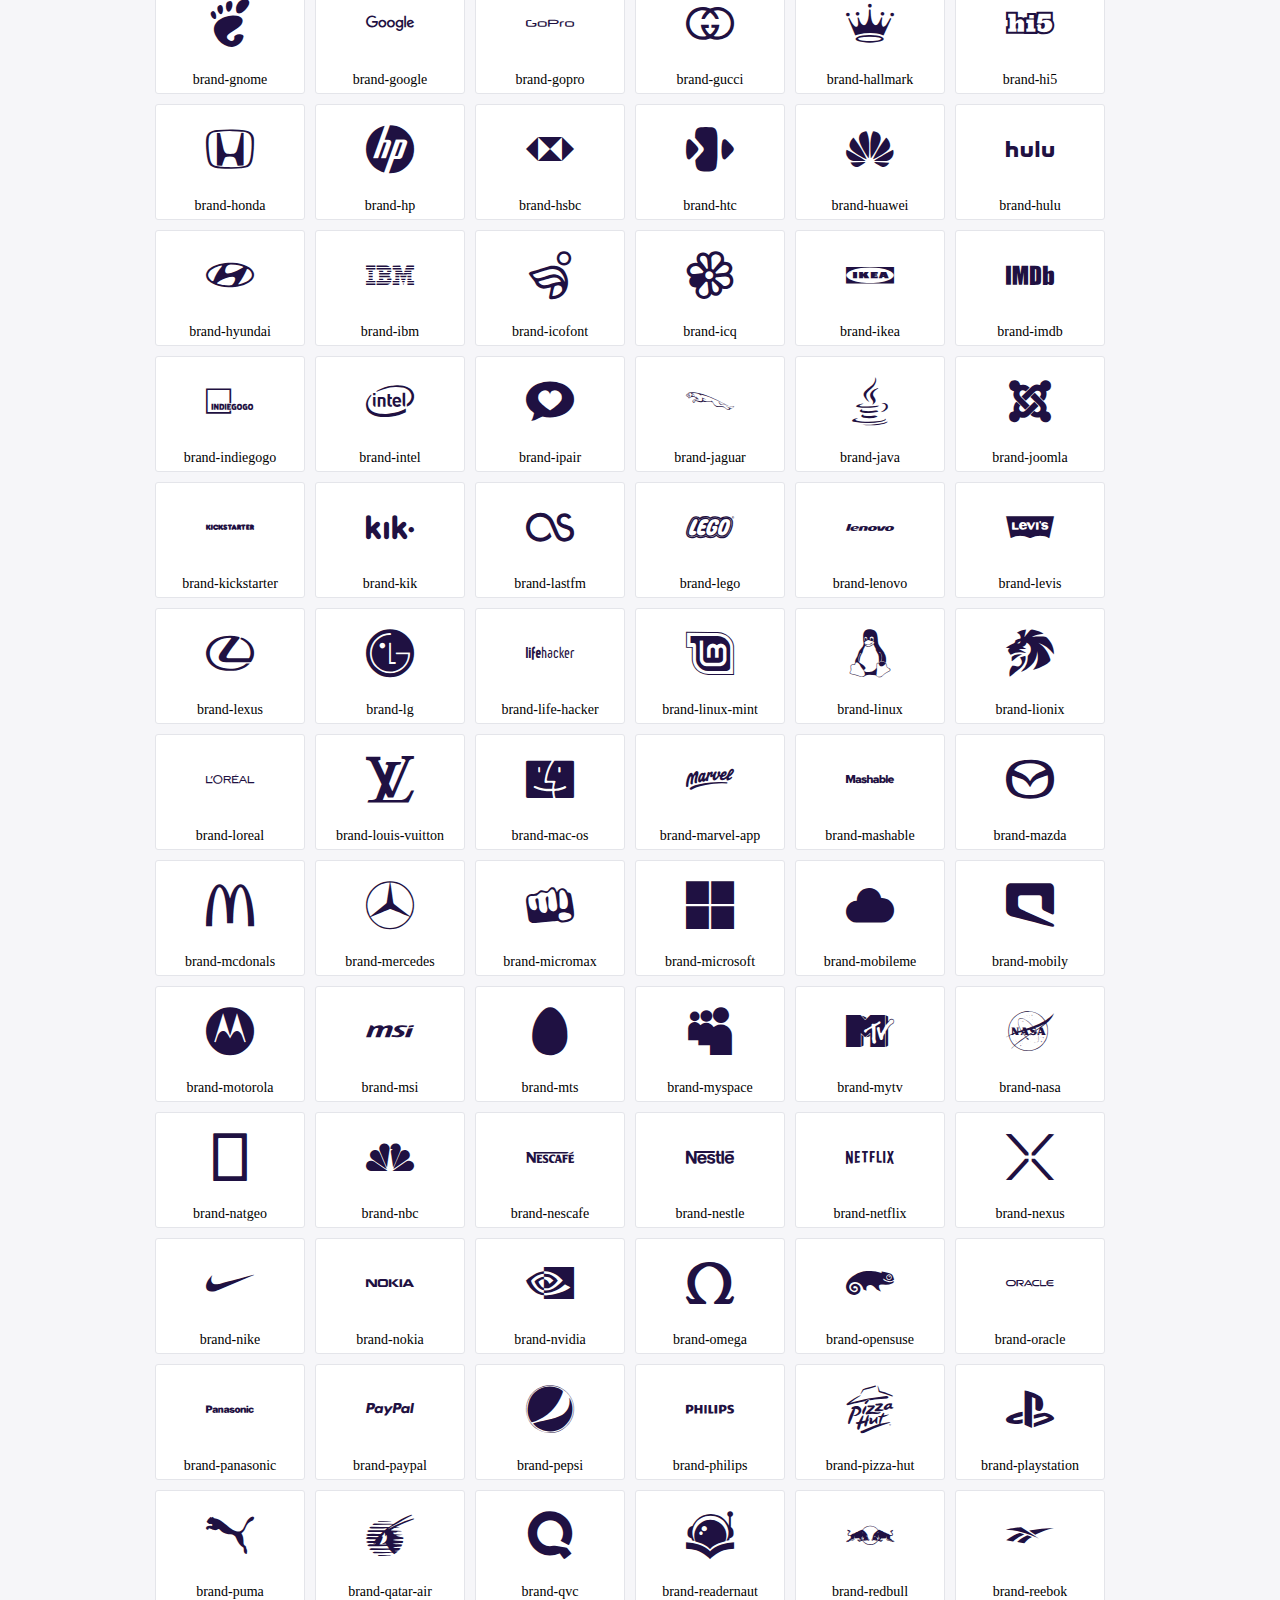
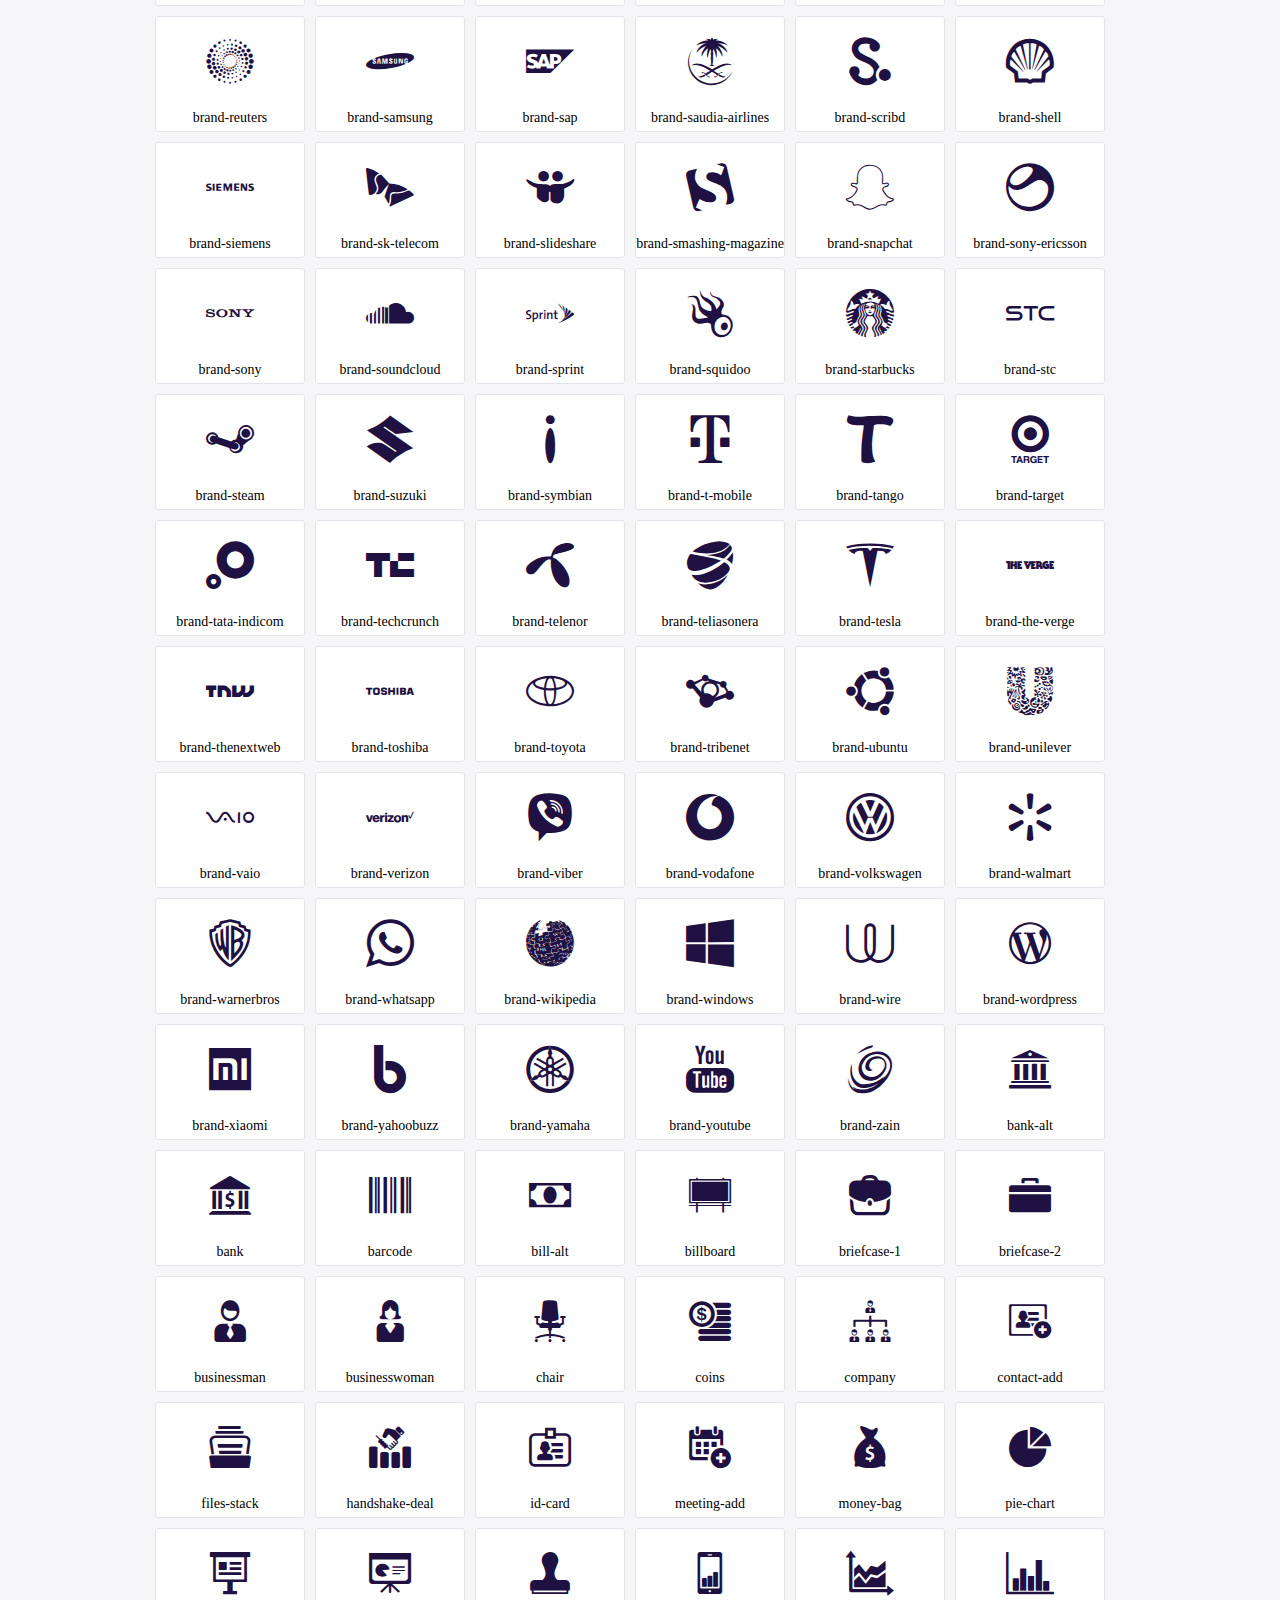
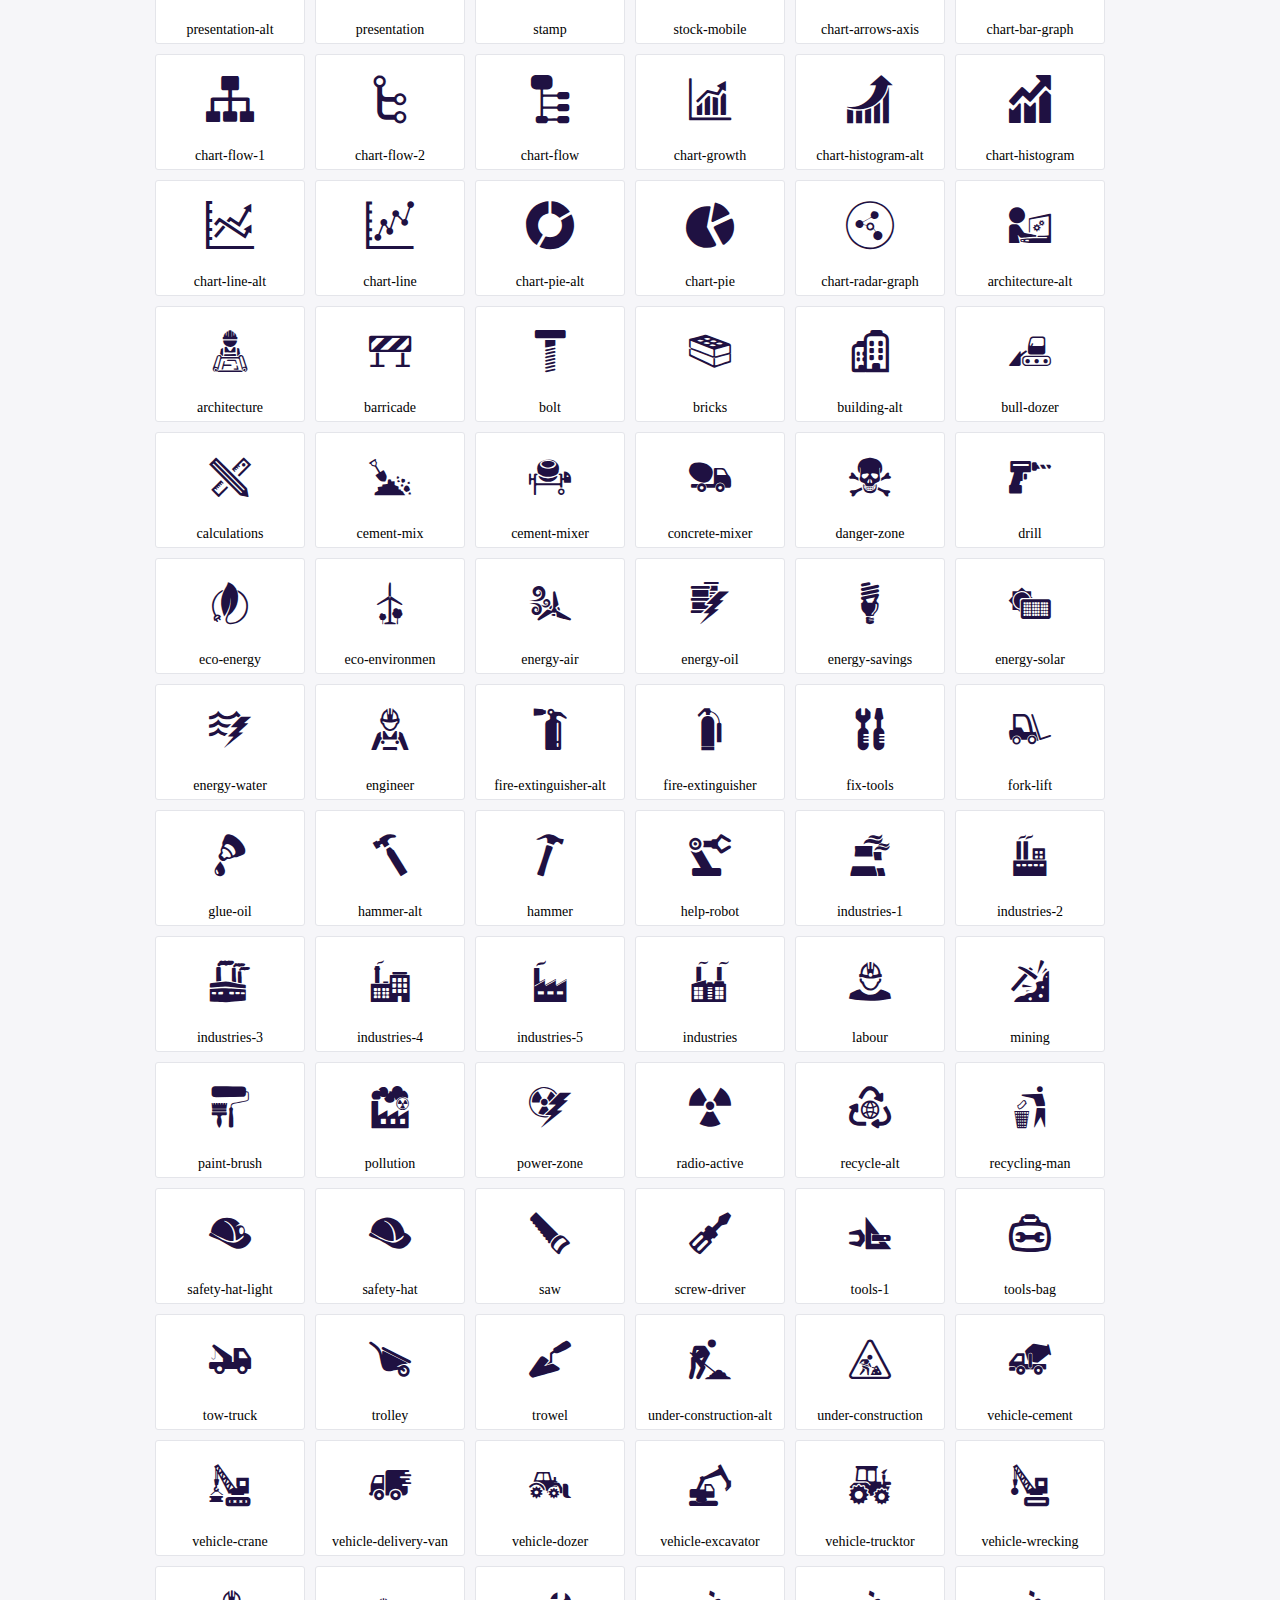
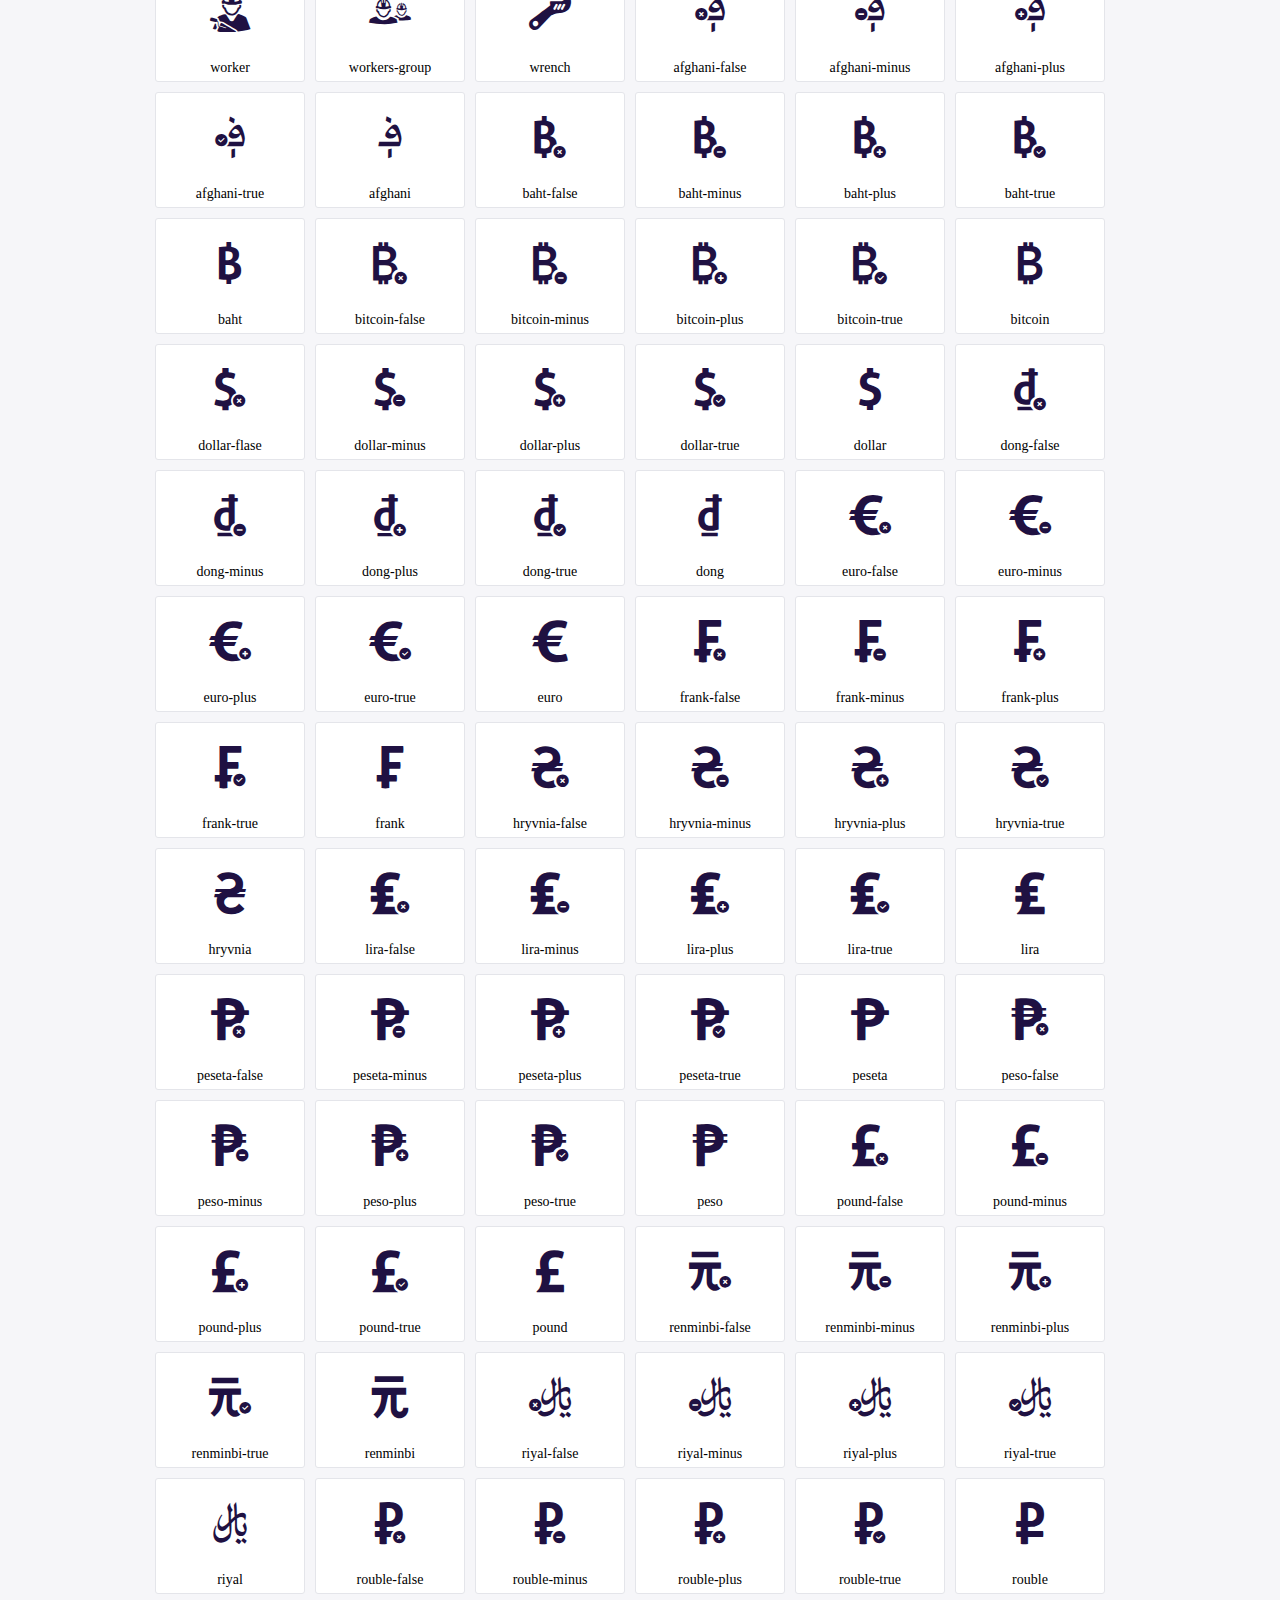
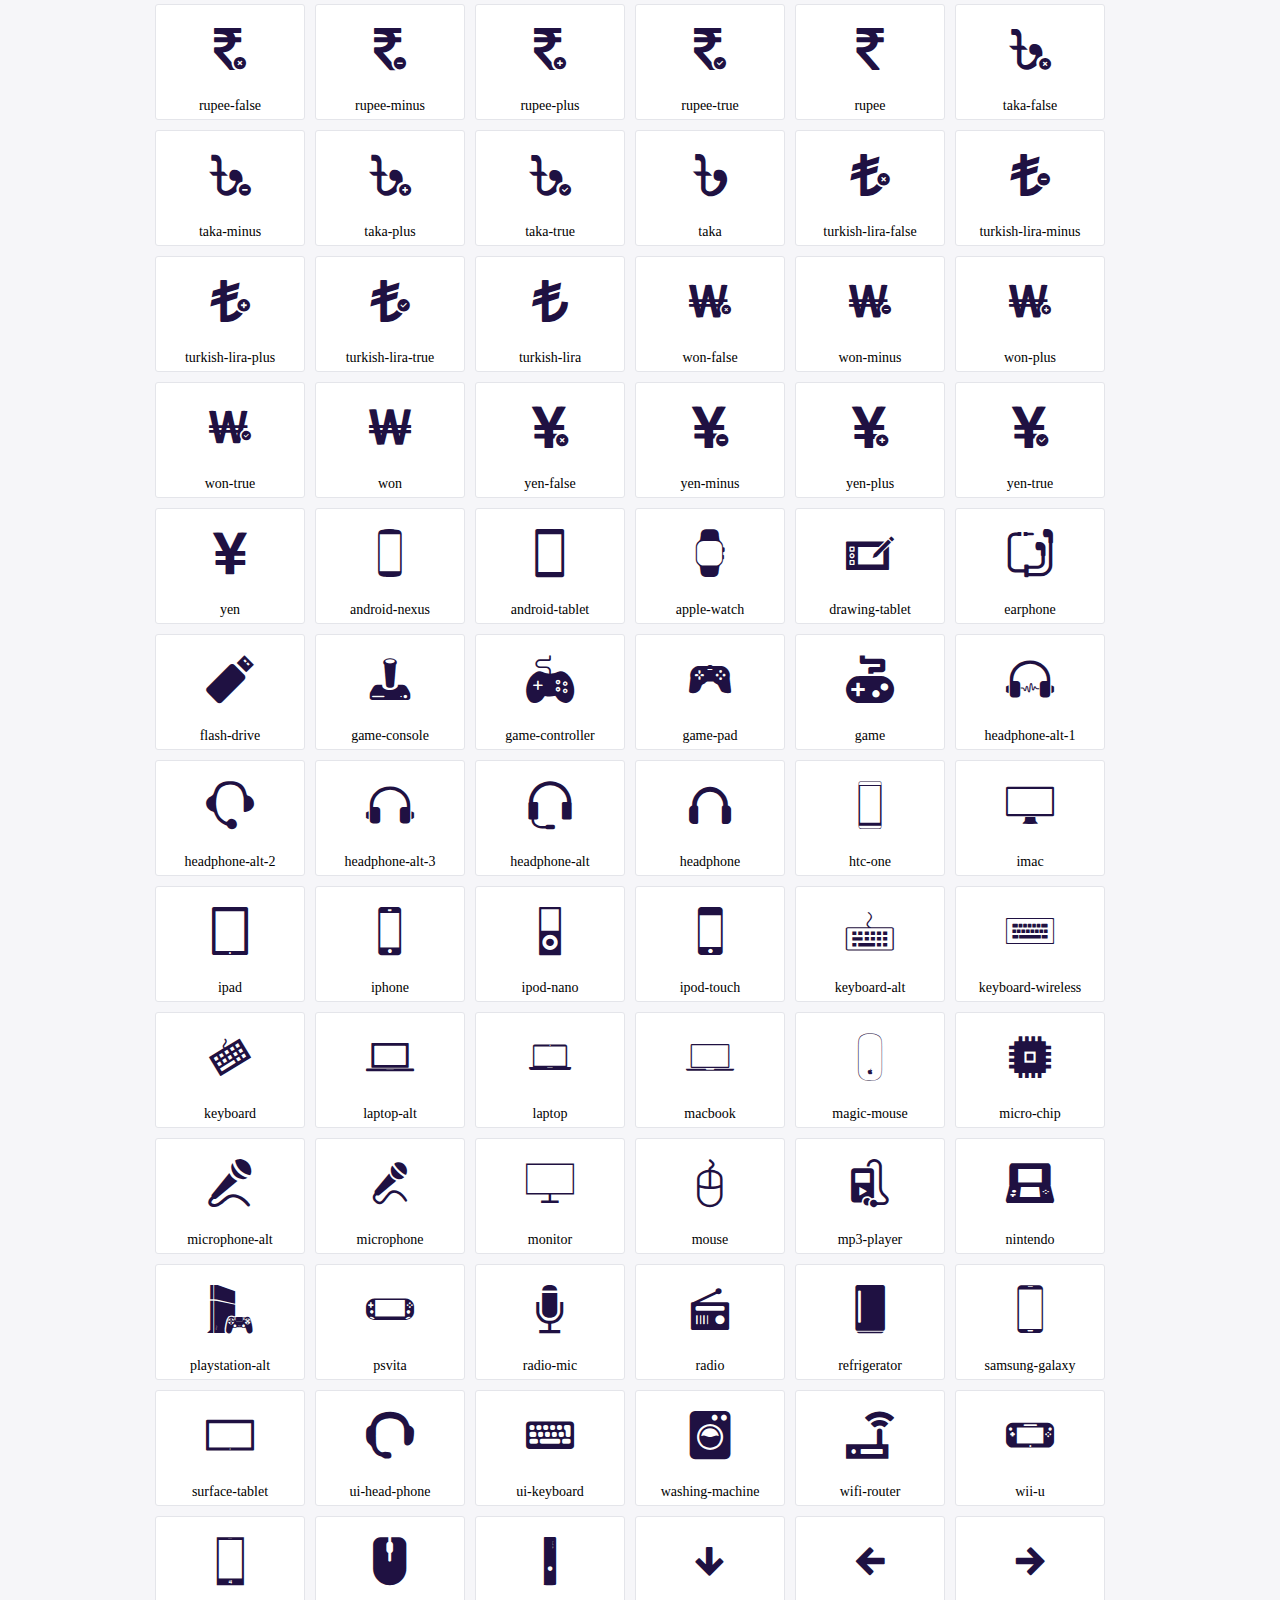
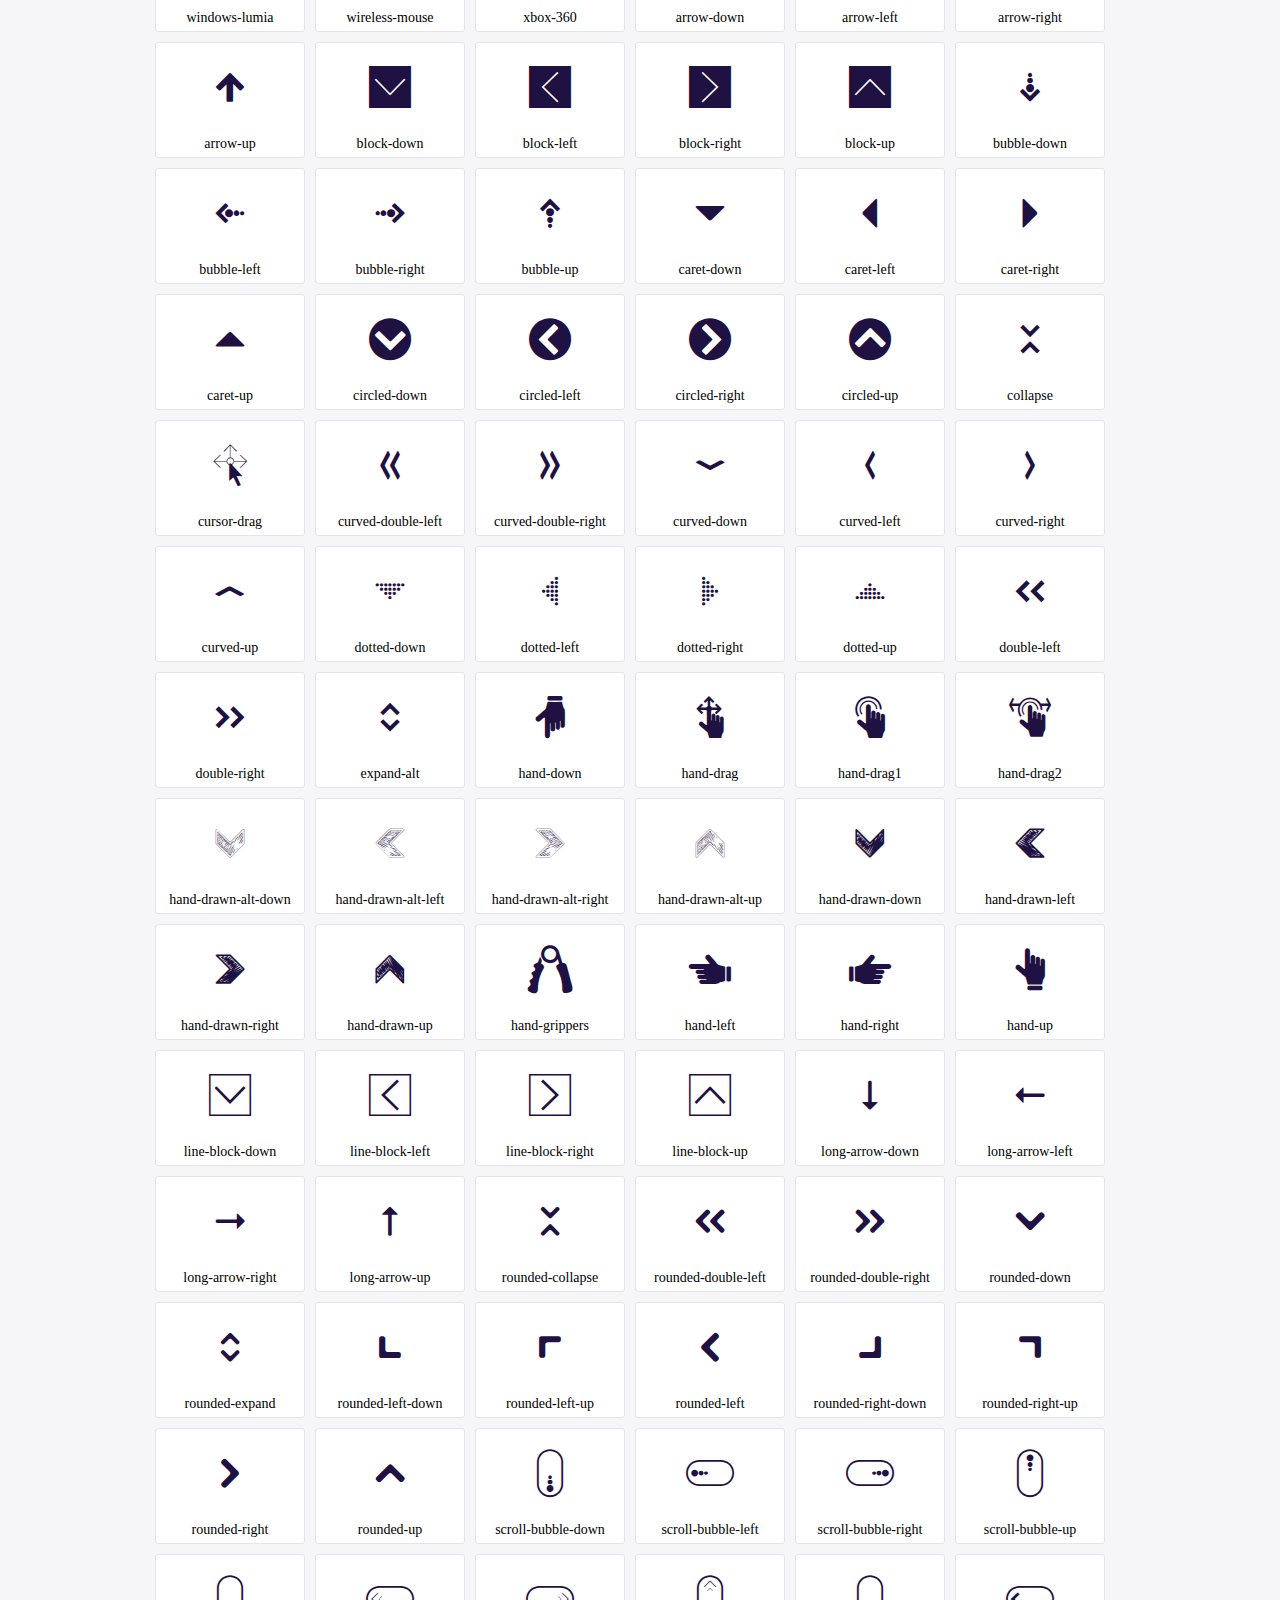
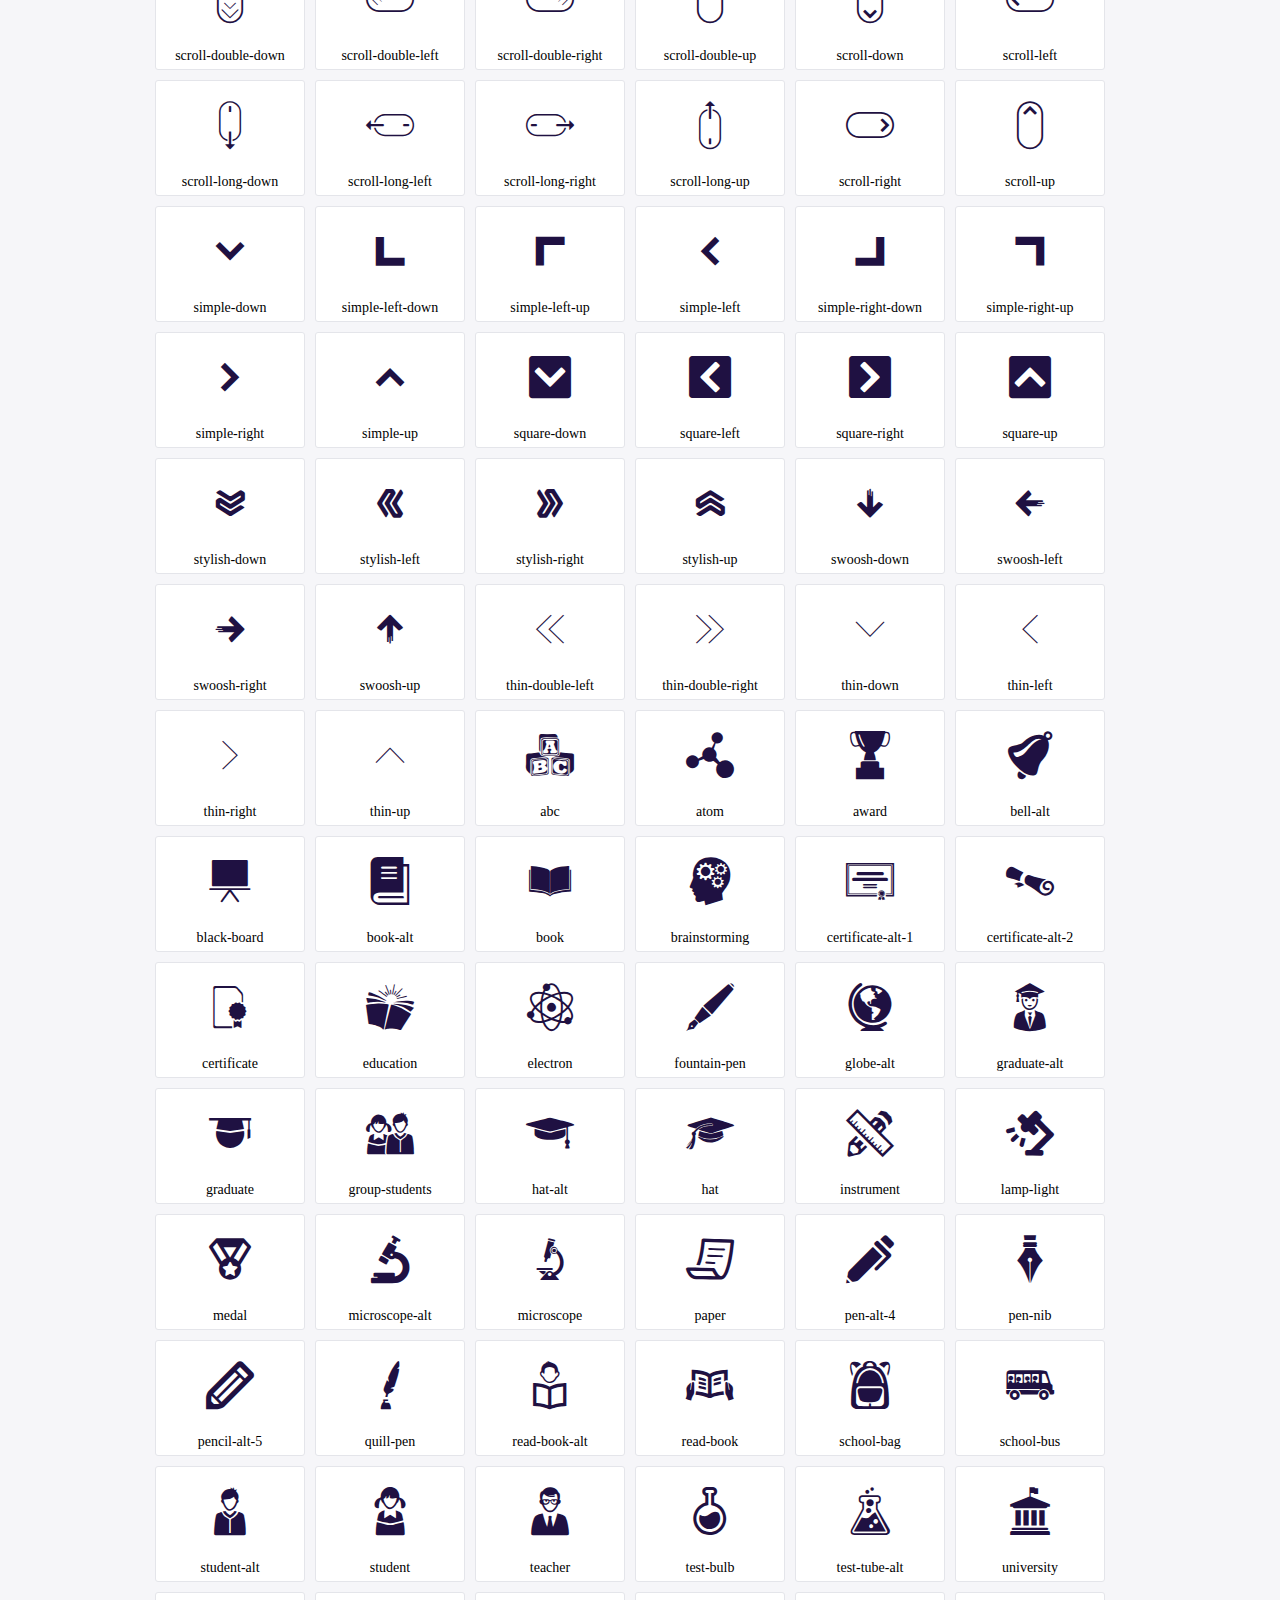
<file: css/icofont/demo.html>
<!DOCTYPE html>
	<html>
	<head>
		<meta charset="utf-8">
		<title>Examples | IcoFont</title>
		<link rel="stylesheet" type="text/css" href="./icofont.min.css">
		<style type="text/css">
			body {
				margin: 0;
				padding: 0;
				background: #F6F6F9;
			}
			.header {
				border-bottom: 1px solid #DCDCE1;
				padding: 10px 0;
				margin-bottom: 10px;
			}
			.container {
				width: 980px;
				margin: 0 auto;
			}
			.ico-title {
				font-size: 2em;
			}
			.iconlist {
				margin: 0;
				padding: 0;
				list-style: none;
				text-align: center;
				width: 100%;
				display: flex;
				flex-wrap: wrap;
				flex-direction: row;
			}
			.iconlist li {
				position: relative;
				margin: 5px;
				width: 150px;
				cursor: pointer;
			}
			.iconlist li .icon-holder {
				position: relative;
				text-align: center;
				border-radius: 3px;
				overflow: hidden;
				padding-bottom: 5px;
				background: #ffffff;
				border: 1px solid #E4E5EA;
				transition: all 0.2s linear 0s;
			}
			.iconlist li .icon-holder:hover {
				background: #00C3DA;
				color: #ffffff;
			}
			.iconlist li .icon-holder:hover .icon i {
				color: #ffffff;
			}
			.iconlist li .icon-holder .icon {
				padding: 20px;
				text-align: center;
			}
			.iconlist li .icon-holder .icon i {
				font-size: 3em;
				color: #1F1142;
			}
			.iconlist li .icon-holder span {
				font-size: 14px;
				display: block;
				margin-top: 5px;
				border-radius: 3px;
			}
		</style>
	</head>
	<body>
	<div class="header">
		<div class="container">
			<h1 class="ico-title"> IcoFont Icons </h1>
		</div>
	</div>
	<div class="container">
		<ul class="iconlist">
		
		<li>
			<div class="icon-holder">
				<div class="icon"> 
					<i class="icofont-angry-monster"></i>
				</div> 
				<span> angry-monster </span>
			</div>
		</li>
		
		<li>
			<div class="icon-holder">
				<div class="icon"> 
					<i class="icofont-bathtub"></i>
				</div> 
				<span> bathtub </span>
			</div>
		</li>
		
		<li>
			<div class="icon-holder">
				<div class="icon"> 
					<i class="icofont-bird-wings"></i>
				</div> 
				<span> bird-wings </span>
			</div>
		</li>
		
		<li>
			<div class="icon-holder">
				<div class="icon"> 
					<i class="icofont-bow"></i>
				</div> 
				<span> bow </span>
			</div>
		</li>
		
		<li>
			<div class="icon-holder">
				<div class="icon"> 
					<i class="icofont-castle"></i>
				</div> 
				<span> castle </span>
			</div>
		</li>
		
		<li>
			<div class="icon-holder">
				<div class="icon"> 
					<i class="icofont-circuit"></i>
				</div> 
				<span> circuit </span>
			</div>
		</li>
		
		<li>
			<div class="icon-holder">
				<div class="icon"> 
					<i class="icofont-crown-king"></i>
				</div> 
				<span> crown-king </span>
			</div>
		</li>
		
		<li>
			<div class="icon-holder">
				<div class="icon"> 
					<i class="icofont-crown-queen"></i>
				</div> 
				<span> crown-queen </span>
			</div>
		</li>
		
		<li>
			<div class="icon-holder">
				<div class="icon"> 
					<i class="icofont-dart"></i>
				</div> 
				<span> dart </span>
			</div>
		</li>
		
		<li>
			<div class="icon-holder">
				<div class="icon"> 
					<i class="icofont-disability-race"></i>
				</div> 
				<span> disability-race </span>
			</div>
		</li>
		
		<li>
			<div class="icon-holder">
				<div class="icon"> 
					<i class="icofont-diving-goggle"></i>
				</div> 
				<span> diving-goggle </span>
			</div>
		</li>
		
		<li>
			<div class="icon-holder">
				<div class="icon"> 
					<i class="icofont-eye-open"></i>
				</div> 
				<span> eye-open </span>
			</div>
		</li>
		
		<li>
			<div class="icon-holder">
				<div class="icon"> 
					<i class="icofont-flora-flower"></i>
				</div> 
				<span> flora-flower </span>
			</div>
		</li>
		
		<li>
			<div class="icon-holder">
				<div class="icon"> 
					<i class="icofont-flora"></i>
				</div> 
				<span> flora </span>
			</div>
		</li>
		
		<li>
			<div class="icon-holder">
				<div class="icon"> 
					<i class="icofont-gift-box"></i>
				</div> 
				<span> gift-box </span>
			</div>
		</li>
		
		<li>
			<div class="icon-holder">
				<div class="icon"> 
					<i class="icofont-halloween-pumpkin"></i>
				</div> 
				<span> halloween-pumpkin </span>
			</div>
		</li>
		
		<li>
			<div class="icon-holder">
				<div class="icon"> 
					<i class="icofont-hand-power"></i>
				</div> 
				<span> hand-power </span>
			</div>
		</li>
		
		<li>
			<div class="icon-holder">
				<div class="icon"> 
					<i class="icofont-hand-thunder"></i>
				</div> 
				<span> hand-thunder </span>
			</div>
		</li>
		
		<li>
			<div class="icon-holder">
				<div class="icon"> 
					<i class="icofont-king-monster"></i>
				</div> 
				<span> king-monster </span>
			</div>
		</li>
		
		<li>
			<div class="icon-holder">
				<div class="icon"> 
					<i class="icofont-love"></i>
				</div> 
				<span> love </span>
			</div>
		</li>
		
		<li>
			<div class="icon-holder">
				<div class="icon"> 
					<i class="icofont-magician-hat"></i>
				</div> 
				<span> magician-hat </span>
			</div>
		</li>
		
		<li>
			<div class="icon-holder">
				<div class="icon"> 
					<i class="icofont-native-american"></i>
				</div> 
				<span> native-american </span>
			</div>
		</li>
		
		<li>
			<div class="icon-holder">
				<div class="icon"> 
					<i class="icofont-owl-look"></i>
				</div> 
				<span> owl-look </span>
			</div>
		</li>
		
		<li>
			<div class="icon-holder">
				<div class="icon"> 
					<i class="icofont-phoenix"></i>
				</div> 
				<span> phoenix </span>
			</div>
		</li>
		
		<li>
			<div class="icon-holder">
				<div class="icon"> 
					<i class="icofont-robot-face"></i>
				</div> 
				<span> robot-face </span>
			</div>
		</li>
		
		<li>
			<div class="icon-holder">
				<div class="icon"> 
					<i class="icofont-sand-clock"></i>
				</div> 
				<span> sand-clock </span>
			</div>
		</li>
		
		<li>
			<div class="icon-holder">
				<div class="icon"> 
					<i class="icofont-shield-alt"></i>
				</div> 
				<span> shield-alt </span>
			</div>
		</li>
		
		<li>
			<div class="icon-holder">
				<div class="icon"> 
					<i class="icofont-ship-wheel"></i>
				</div> 
				<span> ship-wheel </span>
			</div>
		</li>
		
		<li>
			<div class="icon-holder">
				<div class="icon"> 
					<i class="icofont-skull-danger"></i>
				</div> 
				<span> skull-danger </span>
			</div>
		</li>
		
		<li>
			<div class="icon-holder">
				<div class="icon"> 
					<i class="icofont-skull-face"></i>
				</div> 
				<span> skull-face </span>
			</div>
		</li>
		
		<li>
			<div class="icon-holder">
				<div class="icon"> 
					<i class="icofont-snowmobile"></i>
				</div> 
				<span> snowmobile </span>
			</div>
		</li>
		
		<li>
			<div class="icon-holder">
				<div class="icon"> 
					<i class="icofont-space-shuttle"></i>
				</div> 
				<span> space-shuttle </span>
			</div>
		</li>
		
		<li>
			<div class="icon-holder">
				<div class="icon"> 
					<i class="icofont-star-shape"></i>
				</div> 
				<span> star-shape </span>
			</div>
		</li>
		
		<li>
			<div class="icon-holder">
				<div class="icon"> 
					<i class="icofont-swirl"></i>
				</div> 
				<span> swirl </span>
			</div>
		</li>
		
		<li>
			<div class="icon-holder">
				<div class="icon"> 
					<i class="icofont-tattoo-wing"></i>
				</div> 
				<span> tattoo-wing </span>
			</div>
		</li>
		
		<li>
			<div class="icon-holder">
				<div class="icon"> 
					<i class="icofont-throne"></i>
				</div> 
				<span> throne </span>
			</div>
		</li>
		
		<li>
			<div class="icon-holder">
				<div class="icon"> 
					<i class="icofont-tree-alt"></i>
				</div> 
				<span> tree-alt </span>
			</div>
		</li>
		
		<li>
			<div class="icon-holder">
				<div class="icon"> 
					<i class="icofont-triangle"></i>
				</div> 
				<span> triangle </span>
			</div>
		</li>
		
		<li>
			<div class="icon-holder">
				<div class="icon"> 
					<i class="icofont-unity-hand"></i>
				</div> 
				<span> unity-hand </span>
			</div>
		</li>
		
		<li>
			<div class="icon-holder">
				<div class="icon"> 
					<i class="icofont-weed"></i>
				</div> 
				<span> weed </span>
			</div>
		</li>
		
		<li>
			<div class="icon-holder">
				<div class="icon"> 
					<i class="icofont-woman-bird"></i>
				</div> 
				<span> woman-bird </span>
			</div>
		</li>
		
		<li>
			<div class="icon-holder">
				<div class="icon"> 
					<i class="icofont-bat"></i>
				</div> 
				<span> bat </span>
			</div>
		</li>
		
		<li>
			<div class="icon-holder">
				<div class="icon"> 
					<i class="icofont-bear-face"></i>
				</div> 
				<span> bear-face </span>
			</div>
		</li>
		
		<li>
			<div class="icon-holder">
				<div class="icon"> 
					<i class="icofont-bear-tracks"></i>
				</div> 
				<span> bear-tracks </span>
			</div>
		</li>
		
		<li>
			<div class="icon-holder">
				<div class="icon"> 
					<i class="icofont-bear"></i>
				</div> 
				<span> bear </span>
			</div>
		</li>
		
		<li>
			<div class="icon-holder">
				<div class="icon"> 
					<i class="icofont-bird-alt"></i>
				</div> 
				<span> bird-alt </span>
			</div>
		</li>
		
		<li>
			<div class="icon-holder">
				<div class="icon"> 
					<i class="icofont-bird-flying"></i>
				</div> 
				<span> bird-flying </span>
			</div>
		</li>
		
		<li>
			<div class="icon-holder">
				<div class="icon"> 
					<i class="icofont-bird"></i>
				</div> 
				<span> bird </span>
			</div>
		</li>
		
		<li>
			<div class="icon-holder">
				<div class="icon"> 
					<i class="icofont-birds"></i>
				</div> 
				<span> birds </span>
			</div>
		</li>
		
		<li>
			<div class="icon-holder">
				<div class="icon"> 
					<i class="icofont-bone"></i>
				</div> 
				<span> bone </span>
			</div>
		</li>
		
		<li>
			<div class="icon-holder">
				<div class="icon"> 
					<i class="icofont-bull"></i>
				</div> 
				<span> bull </span>
			</div>
		</li>
		
		<li>
			<div class="icon-holder">
				<div class="icon"> 
					<i class="icofont-butterfly-alt"></i>
				</div> 
				<span> butterfly-alt </span>
			</div>
		</li>
		
		<li>
			<div class="icon-holder">
				<div class="icon"> 
					<i class="icofont-butterfly"></i>
				</div> 
				<span> butterfly </span>
			</div>
		</li>
		
		<li>
			<div class="icon-holder">
				<div class="icon"> 
					<i class="icofont-camel-alt"></i>
				</div> 
				<span> camel-alt </span>
			</div>
		</li>
		
		<li>
			<div class="icon-holder">
				<div class="icon"> 
					<i class="icofont-camel-head"></i>
				</div> 
				<span> camel-head </span>
			</div>
		</li>
		
		<li>
			<div class="icon-holder">
				<div class="icon"> 
					<i class="icofont-camel"></i>
				</div> 
				<span> camel </span>
			</div>
		</li>
		
		<li>
			<div class="icon-holder">
				<div class="icon"> 
					<i class="icofont-cat-alt-1"></i>
				</div> 
				<span> cat-alt-1 </span>
			</div>
		</li>
		
		<li>
			<div class="icon-holder">
				<div class="icon"> 
					<i class="icofont-cat-alt-2"></i>
				</div> 
				<span> cat-alt-2 </span>
			</div>
		</li>
		
		<li>
			<div class="icon-holder">
				<div class="icon"> 
					<i class="icofont-cat-alt-3"></i>
				</div> 
				<span> cat-alt-3 </span>
			</div>
		</li>
		
		<li>
			<div class="icon-holder">
				<div class="icon"> 
					<i class="icofont-cat-dog"></i>
				</div> 
				<span> cat-dog </span>
			</div>
		</li>
		
		<li>
			<div class="icon-holder">
				<div class="icon"> 
					<i class="icofont-cat-face"></i>
				</div> 
				<span> cat-face </span>
			</div>
		</li>
		
		<li>
			<div class="icon-holder">
				<div class="icon"> 
					<i class="icofont-cat"></i>
				</div> 
				<span> cat </span>
			</div>
		</li>
		
		<li>
			<div class="icon-holder">
				<div class="icon"> 
					<i class="icofont-cow-head"></i>
				</div> 
				<span> cow-head </span>
			</div>
		</li>
		
		<li>
			<div class="icon-holder">
				<div class="icon"> 
					<i class="icofont-cow"></i>
				</div> 
				<span> cow </span>
			</div>
		</li>
		
		<li>
			<div class="icon-holder">
				<div class="icon"> 
					<i class="icofont-crab"></i>
				</div> 
				<span> crab </span>
			</div>
		</li>
		
		<li>
			<div class="icon-holder">
				<div class="icon"> 
					<i class="icofont-crocodile"></i>
				</div> 
				<span> crocodile </span>
			</div>
		</li>
		
		<li>
			<div class="icon-holder">
				<div class="icon"> 
					<i class="icofont-deer-head"></i>
				</div> 
				<span> deer-head </span>
			</div>
		</li>
		
		<li>
			<div class="icon-holder">
				<div class="icon"> 
					<i class="icofont-dog-alt"></i>
				</div> 
				<span> dog-alt </span>
			</div>
		</li>
		
		<li>
			<div class="icon-holder">
				<div class="icon"> 
					<i class="icofont-dog-barking"></i>
				</div> 
				<span> dog-barking </span>
			</div>
		</li>
		
		<li>
			<div class="icon-holder">
				<div class="icon"> 
					<i class="icofont-dog"></i>
				</div> 
				<span> dog </span>
			</div>
		</li>
		
		<li>
			<div class="icon-holder">
				<div class="icon"> 
					<i class="icofont-dolphin"></i>
				</div> 
				<span> dolphin </span>
			</div>
		</li>
		
		<li>
			<div class="icon-holder">
				<div class="icon"> 
					<i class="icofont-duck-tracks"></i>
				</div> 
				<span> duck-tracks </span>
			</div>
		</li>
		
		<li>
			<div class="icon-holder">
				<div class="icon"> 
					<i class="icofont-eagle-head"></i>
				</div> 
				<span> eagle-head </span>
			</div>
		</li>
		
		<li>
			<div class="icon-holder">
				<div class="icon"> 
					<i class="icofont-eaten-fish"></i>
				</div> 
				<span> eaten-fish </span>
			</div>
		</li>
		
		<li>
			<div class="icon-holder">
				<div class="icon"> 
					<i class="icofont-elephant-alt"></i>
				</div> 
				<span> elephant-alt </span>
			</div>
		</li>
		
		<li>
			<div class="icon-holder">
				<div class="icon"> 
					<i class="icofont-elephant-head-alt"></i>
				</div> 
				<span> elephant-head-alt </span>
			</div>
		</li>
		
		<li>
			<div class="icon-holder">
				<div class="icon"> 
					<i class="icofont-elephant-head"></i>
				</div> 
				<span> elephant-head </span>
			</div>
		</li>
		
		<li>
			<div class="icon-holder">
				<div class="icon"> 
					<i class="icofont-elephant"></i>
				</div> 
				<span> elephant </span>
			</div>
		</li>
		
		<li>
			<div class="icon-holder">
				<div class="icon"> 
					<i class="icofont-elk"></i>
				</div> 
				<span> elk </span>
			</div>
		</li>
		
		<li>
			<div class="icon-holder">
				<div class="icon"> 
					<i class="icofont-fish-1"></i>
				</div> 
				<span> fish-1 </span>
			</div>
		</li>
		
		<li>
			<div class="icon-holder">
				<div class="icon"> 
					<i class="icofont-fish-2"></i>
				</div> 
				<span> fish-2 </span>
			</div>
		</li>
		
		<li>
			<div class="icon-holder">
				<div class="icon"> 
					<i class="icofont-fish-3"></i>
				</div> 
				<span> fish-3 </span>
			</div>
		</li>
		
		<li>
			<div class="icon-holder">
				<div class="icon"> 
					<i class="icofont-fish-4"></i>
				</div> 
				<span> fish-4 </span>
			</div>
		</li>
		
		<li>
			<div class="icon-holder">
				<div class="icon"> 
					<i class="icofont-fish-5"></i>
				</div> 
				<span> fish-5 </span>
			</div>
		</li>
		
		<li>
			<div class="icon-holder">
				<div class="icon"> 
					<i class="icofont-fish"></i>
				</div> 
				<span> fish </span>
			</div>
		</li>
		
		<li>
			<div class="icon-holder">
				<div class="icon"> 
					<i class="icofont-fox-alt"></i>
				</div> 
				<span> fox-alt </span>
			</div>
		</li>
		
		<li>
			<div class="icon-holder">
				<div class="icon"> 
					<i class="icofont-fox"></i>
				</div> 
				<span> fox </span>
			</div>
		</li>
		
		<li>
			<div class="icon-holder">
				<div class="icon"> 
					<i class="icofont-frog-tracks"></i>
				</div> 
				<span> frog-tracks </span>
			</div>
		</li>
		
		<li>
			<div class="icon-holder">
				<div class="icon"> 
					<i class="icofont-frog"></i>
				</div> 
				<span> frog </span>
			</div>
		</li>
		
		<li>
			<div class="icon-holder">
				<div class="icon"> 
					<i class="icofont-froggy"></i>
				</div> 
				<span> froggy </span>
			</div>
		</li>
		
		<li>
			<div class="icon-holder">
				<div class="icon"> 
					<i class="icofont-giraffe-head-1"></i>
				</div> 
				<span> giraffe-head-1 </span>
			</div>
		</li>
		
		<li>
			<div class="icon-holder">
				<div class="icon"> 
					<i class="icofont-giraffe-head-2"></i>
				</div> 
				<span> giraffe-head-2 </span>
			</div>
		</li>
		
		<li>
			<div class="icon-holder">
				<div class="icon"> 
					<i class="icofont-giraffe-head"></i>
				</div> 
				<span> giraffe-head </span>
			</div>
		</li>
		
		<li>
			<div class="icon-holder">
				<div class="icon"> 
					<i class="icofont-giraffe"></i>
				</div> 
				<span> giraffe </span>
			</div>
		</li>
		
		<li>
			<div class="icon-holder">
				<div class="icon"> 
					<i class="icofont-goat-head"></i>
				</div> 
				<span> goat-head </span>
			</div>
		</li>
		
		<li>
			<div class="icon-holder">
				<div class="icon"> 
					<i class="icofont-gorilla"></i>
				</div> 
				<span> gorilla </span>
			</div>
		</li>
		
		<li>
			<div class="icon-holder">
				<div class="icon"> 
					<i class="icofont-hen-tracks"></i>
				</div> 
				<span> hen-tracks </span>
			</div>
		</li>
		
		<li>
			<div class="icon-holder">
				<div class="icon"> 
					<i class="icofont-horse-head-1"></i>
				</div> 
				<span> horse-head-1 </span>
			</div>
		</li>
		
		<li>
			<div class="icon-holder">
				<div class="icon"> 
					<i class="icofont-horse-head-2"></i>
				</div> 
				<span> horse-head-2 </span>
			</div>
		</li>
		
		<li>
			<div class="icon-holder">
				<div class="icon"> 
					<i class="icofont-horse-head"></i>
				</div> 
				<span> horse-head </span>
			</div>
		</li>
		
		<li>
			<div class="icon-holder">
				<div class="icon"> 
					<i class="icofont-horse-tracks"></i>
				</div> 
				<span> horse-tracks </span>
			</div>
		</li>
		
		<li>
			<div class="icon-holder">
				<div class="icon"> 
					<i class="icofont-jellyfish"></i>
				</div> 
				<span> jellyfish </span>
			</div>
		</li>
		
		<li>
			<div class="icon-holder">
				<div class="icon"> 
					<i class="icofont-kangaroo"></i>
				</div> 
				<span> kangaroo </span>
			</div>
		</li>
		
		<li>
			<div class="icon-holder">
				<div class="icon"> 
					<i class="icofont-lemur"></i>
				</div> 
				<span> lemur </span>
			</div>
		</li>
		
		<li>
			<div class="icon-holder">
				<div class="icon"> 
					<i class="icofont-lion-head-1"></i>
				</div> 
				<span> lion-head-1 </span>
			</div>
		</li>
		
		<li>
			<div class="icon-holder">
				<div class="icon"> 
					<i class="icofont-lion-head-2"></i>
				</div> 
				<span> lion-head-2 </span>
			</div>
		</li>
		
		<li>
			<div class="icon-holder">
				<div class="icon"> 
					<i class="icofont-lion-head"></i>
				</div> 
				<span> lion-head </span>
			</div>
		</li>
		
		<li>
			<div class="icon-holder">
				<div class="icon"> 
					<i class="icofont-lion"></i>
				</div> 
				<span> lion </span>
			</div>
		</li>
		
		<li>
			<div class="icon-holder">
				<div class="icon"> 
					<i class="icofont-monkey-2"></i>
				</div> 
				<span> monkey-2 </span>
			</div>
		</li>
		
		<li>
			<div class="icon-holder">
				<div class="icon"> 
					<i class="icofont-monkey-3"></i>
				</div> 
				<span> monkey-3 </span>
			</div>
		</li>
		
		<li>
			<div class="icon-holder">
				<div class="icon"> 
					<i class="icofont-monkey-face"></i>
				</div> 
				<span> monkey-face </span>
			</div>
		</li>
		
		<li>
			<div class="icon-holder">
				<div class="icon"> 
					<i class="icofont-monkey"></i>
				</div> 
				<span> monkey </span>
			</div>
		</li>
		
		<li>
			<div class="icon-holder">
				<div class="icon"> 
					<i class="icofont-octopus-alt"></i>
				</div> 
				<span> octopus-alt </span>
			</div>
		</li>
		
		<li>
			<div class="icon-holder">
				<div class="icon"> 
					<i class="icofont-octopus"></i>
				</div> 
				<span> octopus </span>
			</div>
		</li>
		
		<li>
			<div class="icon-holder">
				<div class="icon"> 
					<i class="icofont-owl"></i>
				</div> 
				<span> owl </span>
			</div>
		</li>
		
		<li>
			<div class="icon-holder">
				<div class="icon"> 
					<i class="icofont-panda-face"></i>
				</div> 
				<span> panda-face </span>
			</div>
		</li>
		
		<li>
			<div class="icon-holder">
				<div class="icon"> 
					<i class="icofont-panda"></i>
				</div> 
				<span> panda </span>
			</div>
		</li>
		
		<li>
			<div class="icon-holder">
				<div class="icon"> 
					<i class="icofont-panther"></i>
				</div> 
				<span> panther </span>
			</div>
		</li>
		
		<li>
			<div class="icon-holder">
				<div class="icon"> 
					<i class="icofont-parrot-lip"></i>
				</div> 
				<span> parrot-lip </span>
			</div>
		</li>
		
		<li>
			<div class="icon-holder">
				<div class="icon"> 
					<i class="icofont-parrot"></i>
				</div> 
				<span> parrot </span>
			</div>
		</li>
		
		<li>
			<div class="icon-holder">
				<div class="icon"> 
					<i class="icofont-paw"></i>
				</div> 
				<span> paw </span>
			</div>
		</li>
		
		<li>
			<div class="icon-holder">
				<div class="icon"> 
					<i class="icofont-pelican"></i>
				</div> 
				<span> pelican </span>
			</div>
		</li>
		
		<li>
			<div class="icon-holder">
				<div class="icon"> 
					<i class="icofont-penguin"></i>
				</div> 
				<span> penguin </span>
			</div>
		</li>
		
		<li>
			<div class="icon-holder">
				<div class="icon"> 
					<i class="icofont-pig-face"></i>
				</div> 
				<span> pig-face </span>
			</div>
		</li>
		
		<li>
			<div class="icon-holder">
				<div class="icon"> 
					<i class="icofont-pig"></i>
				</div> 
				<span> pig </span>
			</div>
		</li>
		
		<li>
			<div class="icon-holder">
				<div class="icon"> 
					<i class="icofont-pigeon-1"></i>
				</div> 
				<span> pigeon-1 </span>
			</div>
		</li>
		
		<li>
			<div class="icon-holder">
				<div class="icon"> 
					<i class="icofont-pigeon-2"></i>
				</div> 
				<span> pigeon-2 </span>
			</div>
		</li>
		
		<li>
			<div class="icon-holder">
				<div class="icon"> 
					<i class="icofont-pigeon"></i>
				</div> 
				<span> pigeon </span>
			</div>
		</li>
		
		<li>
			<div class="icon-holder">
				<div class="icon"> 
					<i class="icofont-rabbit"></i>
				</div> 
				<span> rabbit </span>
			</div>
		</li>
		
		<li>
			<div class="icon-holder">
				<div class="icon"> 
					<i class="icofont-rat"></i>
				</div> 
				<span> rat </span>
			</div>
		</li>
		
		<li>
			<div class="icon-holder">
				<div class="icon"> 
					<i class="icofont-rhino-head"></i>
				</div> 
				<span> rhino-head </span>
			</div>
		</li>
		
		<li>
			<div class="icon-holder">
				<div class="icon"> 
					<i class="icofont-rhino"></i>
				</div> 
				<span> rhino </span>
			</div>
		</li>
		
		<li>
			<div class="icon-holder">
				<div class="icon"> 
					<i class="icofont-rooster"></i>
				</div> 
				<span> rooster </span>
			</div>
		</li>
		
		<li>
			<div class="icon-holder">
				<div class="icon"> 
					<i class="icofont-seahorse"></i>
				</div> 
				<span> seahorse </span>
			</div>
		</li>
		
		<li>
			<div class="icon-holder">
				<div class="icon"> 
					<i class="icofont-seal"></i>
				</div> 
				<span> seal </span>
			</div>
		</li>
		
		<li>
			<div class="icon-holder">
				<div class="icon"> 
					<i class="icofont-shrimp-alt"></i>
				</div> 
				<span> shrimp-alt </span>
			</div>
		</li>
		
		<li>
			<div class="icon-holder">
				<div class="icon"> 
					<i class="icofont-shrimp"></i>
				</div> 
				<span> shrimp </span>
			</div>
		</li>
		
		<li>
			<div class="icon-holder">
				<div class="icon"> 
					<i class="icofont-snail-1"></i>
				</div> 
				<span> snail-1 </span>
			</div>
		</li>
		
		<li>
			<div class="icon-holder">
				<div class="icon"> 
					<i class="icofont-snail-2"></i>
				</div> 
				<span> snail-2 </span>
			</div>
		</li>
		
		<li>
			<div class="icon-holder">
				<div class="icon"> 
					<i class="icofont-snail-3"></i>
				</div> 
				<span> snail-3 </span>
			</div>
		</li>
		
		<li>
			<div class="icon-holder">
				<div class="icon"> 
					<i class="icofont-snail"></i>
				</div> 
				<span> snail </span>
			</div>
		</li>
		
		<li>
			<div class="icon-holder">
				<div class="icon"> 
					<i class="icofont-snake"></i>
				</div> 
				<span> snake </span>
			</div>
		</li>
		
		<li>
			<div class="icon-holder">
				<div class="icon"> 
					<i class="icofont-squid"></i>
				</div> 
				<span> squid </span>
			</div>
		</li>
		
		<li>
			<div class="icon-holder">
				<div class="icon"> 
					<i class="icofont-squirrel"></i>
				</div> 
				<span> squirrel </span>
			</div>
		</li>
		
		<li>
			<div class="icon-holder">
				<div class="icon"> 
					<i class="icofont-tiger-face"></i>
				</div> 
				<span> tiger-face </span>
			</div>
		</li>
		
		<li>
			<div class="icon-holder">
				<div class="icon"> 
					<i class="icofont-tiger"></i>
				</div> 
				<span> tiger </span>
			</div>
		</li>
		
		<li>
			<div class="icon-holder">
				<div class="icon"> 
					<i class="icofont-turtle"></i>
				</div> 
				<span> turtle </span>
			</div>
		</li>
		
		<li>
			<div class="icon-holder">
				<div class="icon"> 
					<i class="icofont-whale"></i>
				</div> 
				<span> whale </span>
			</div>
		</li>
		
		<li>
			<div class="icon-holder">
				<div class="icon"> 
					<i class="icofont-woodpecker"></i>
				</div> 
				<span> woodpecker </span>
			</div>
		</li>
		
		<li>
			<div class="icon-holder">
				<div class="icon"> 
					<i class="icofont-zebra"></i>
				</div> 
				<span> zebra </span>
			</div>
		</li>
		
		<li>
			<div class="icon-holder">
				<div class="icon"> 
					<i class="icofont-brand-acer"></i>
				</div> 
				<span> brand-acer </span>
			</div>
		</li>
		
		<li>
			<div class="icon-holder">
				<div class="icon"> 
					<i class="icofont-brand-adidas"></i>
				</div> 
				<span> brand-adidas </span>
			</div>
		</li>
		
		<li>
			<div class="icon-holder">
				<div class="icon"> 
					<i class="icofont-brand-adobe"></i>
				</div> 
				<span> brand-adobe </span>
			</div>
		</li>
		
		<li>
			<div class="icon-holder">
				<div class="icon"> 
					<i class="icofont-brand-air-new-zealand"></i>
				</div> 
				<span> brand-air-new-zealand </span>
			</div>
		</li>
		
		<li>
			<div class="icon-holder">
				<div class="icon"> 
					<i class="icofont-brand-airbnb"></i>
				</div> 
				<span> brand-airbnb </span>
			</div>
		</li>
		
		<li>
			<div class="icon-holder">
				<div class="icon"> 
					<i class="icofont-brand-aircell"></i>
				</div> 
				<span> brand-aircell </span>
			</div>
		</li>
		
		<li>
			<div class="icon-holder">
				<div class="icon"> 
					<i class="icofont-brand-airtel"></i>
				</div> 
				<span> brand-airtel </span>
			</div>
		</li>
		
		<li>
			<div class="icon-holder">
				<div class="icon"> 
					<i class="icofont-brand-alcatel"></i>
				</div> 
				<span> brand-alcatel </span>
			</div>
		</li>
		
		<li>
			<div class="icon-holder">
				<div class="icon"> 
					<i class="icofont-brand-alibaba"></i>
				</div> 
				<span> brand-alibaba </span>
			</div>
		</li>
		
		<li>
			<div class="icon-holder">
				<div class="icon"> 
					<i class="icofont-brand-aliexpress"></i>
				</div> 
				<span> brand-aliexpress </span>
			</div>
		</li>
		
		<li>
			<div class="icon-holder">
				<div class="icon"> 
					<i class="icofont-brand-alipay"></i>
				</div> 
				<span> brand-alipay </span>
			</div>
		</li>
		
		<li>
			<div class="icon-holder">
				<div class="icon"> 
					<i class="icofont-brand-amazon"></i>
				</div> 
				<span> brand-amazon </span>
			</div>
		</li>
		
		<li>
			<div class="icon-holder">
				<div class="icon"> 
					<i class="icofont-brand-amd"></i>
				</div> 
				<span> brand-amd </span>
			</div>
		</li>
		
		<li>
			<div class="icon-holder">
				<div class="icon"> 
					<i class="icofont-brand-american-airlines"></i>
				</div> 
				<span> brand-american-airlines </span>
			</div>
		</li>
		
		<li>
			<div class="icon-holder">
				<div class="icon"> 
					<i class="icofont-brand-android-robot"></i>
				</div> 
				<span> brand-android-robot </span>
			</div>
		</li>
		
		<li>
			<div class="icon-holder">
				<div class="icon"> 
					<i class="icofont-brand-android"></i>
				</div> 
				<span> brand-android </span>
			</div>
		</li>
		
		<li>
			<div class="icon-holder">
				<div class="icon"> 
					<i class="icofont-brand-aol"></i>
				</div> 
				<span> brand-aol </span>
			</div>
		</li>
		
		<li>
			<div class="icon-holder">
				<div class="icon"> 
					<i class="icofont-brand-apple"></i>
				</div> 
				<span> brand-apple </span>
			</div>
		</li>
		
		<li>
			<div class="icon-holder">
				<div class="icon"> 
					<i class="icofont-brand-appstore"></i>
				</div> 
				<span> brand-appstore </span>
			</div>
		</li>
		
		<li>
			<div class="icon-holder">
				<div class="icon"> 
					<i class="icofont-brand-asus"></i>
				</div> 
				<span> brand-asus </span>
			</div>
		</li>
		
		<li>
			<div class="icon-holder">
				<div class="icon"> 
					<i class="icofont-brand-ati"></i>
				</div> 
				<span> brand-ati </span>
			</div>
		</li>
		
		<li>
			<div class="icon-holder">
				<div class="icon"> 
					<i class="icofont-brand-att"></i>
				</div> 
				<span> brand-att </span>
			</div>
		</li>
		
		<li>
			<div class="icon-holder">
				<div class="icon"> 
					<i class="icofont-brand-audi"></i>
				</div> 
				<span> brand-audi </span>
			</div>
		</li>
		
		<li>
			<div class="icon-holder">
				<div class="icon"> 
					<i class="icofont-brand-axiata"></i>
				</div> 
				<span> brand-axiata </span>
			</div>
		</li>
		
		<li>
			<div class="icon-holder">
				<div class="icon"> 
					<i class="icofont-brand-bada"></i>
				</div> 
				<span> brand-bada </span>
			</div>
		</li>
		
		<li>
			<div class="icon-holder">
				<div class="icon"> 
					<i class="icofont-brand-bbc"></i>
				</div> 
				<span> brand-bbc </span>
			</div>
		</li>
		
		<li>
			<div class="icon-holder">
				<div class="icon"> 
					<i class="icofont-brand-bing"></i>
				</div> 
				<span> brand-bing </span>
			</div>
		</li>
		
		<li>
			<div class="icon-holder">
				<div class="icon"> 
					<i class="icofont-brand-blackberry"></i>
				</div> 
				<span> brand-blackberry </span>
			</div>
		</li>
		
		<li>
			<div class="icon-holder">
				<div class="icon"> 
					<i class="icofont-brand-bmw"></i>
				</div> 
				<span> brand-bmw </span>
			</div>
		</li>
		
		<li>
			<div class="icon-holder">
				<div class="icon"> 
					<i class="icofont-brand-box"></i>
				</div> 
				<span> brand-box </span>
			</div>
		</li>
		
		<li>
			<div class="icon-holder">
				<div class="icon"> 
					<i class="icofont-brand-burger-king"></i>
				</div> 
				<span> brand-burger-king </span>
			</div>
		</li>
		
		<li>
			<div class="icon-holder">
				<div class="icon"> 
					<i class="icofont-brand-business-insider"></i>
				</div> 
				<span> brand-business-insider </span>
			</div>
		</li>
		
		<li>
			<div class="icon-holder">
				<div class="icon"> 
					<i class="icofont-brand-buzzfeed"></i>
				</div> 
				<span> brand-buzzfeed </span>
			</div>
		</li>
		
		<li>
			<div class="icon-holder">
				<div class="icon"> 
					<i class="icofont-brand-cannon"></i>
				</div> 
				<span> brand-cannon </span>
			</div>
		</li>
		
		<li>
			<div class="icon-holder">
				<div class="icon"> 
					<i class="icofont-brand-casio"></i>
				</div> 
				<span> brand-casio </span>
			</div>
		</li>
		
		<li>
			<div class="icon-holder">
				<div class="icon"> 
					<i class="icofont-brand-china-mobile"></i>
				</div> 
				<span> brand-china-mobile </span>
			</div>
		</li>
		
		<li>
			<div class="icon-holder">
				<div class="icon"> 
					<i class="icofont-brand-china-telecom"></i>
				</div> 
				<span> brand-china-telecom </span>
			</div>
		</li>
		
		<li>
			<div class="icon-holder">
				<div class="icon"> 
					<i class="icofont-brand-china-unicom"></i>
				</div> 
				<span> brand-china-unicom </span>
			</div>
		</li>
		
		<li>
			<div class="icon-holder">
				<div class="icon"> 
					<i class="icofont-brand-cisco"></i>
				</div> 
				<span> brand-cisco </span>
			</div>
		</li>
		
		<li>
			<div class="icon-holder">
				<div class="icon"> 
					<i class="icofont-brand-citibank"></i>
				</div> 
				<span> brand-citibank </span>
			</div>
		</li>
		
		<li>
			<div class="icon-holder">
				<div class="icon"> 
					<i class="icofont-brand-cnet"></i>
				</div> 
				<span> brand-cnet </span>
			</div>
		</li>
		
		<li>
			<div class="icon-holder">
				<div class="icon"> 
					<i class="icofont-brand-cnn"></i>
				</div> 
				<span> brand-cnn </span>
			</div>
		</li>
		
		<li>
			<div class="icon-holder">
				<div class="icon"> 
					<i class="icofont-brand-cocal-cola"></i>
				</div> 
				<span> brand-cocal-cola </span>
			</div>
		</li>
		
		<li>
			<div class="icon-holder">
				<div class="icon"> 
					<i class="icofont-brand-compaq"></i>
				</div> 
				<span> brand-compaq </span>
			</div>
		</li>
		
		<li>
			<div class="icon-holder">
				<div class="icon"> 
					<i class="icofont-brand-debian"></i>
				</div> 
				<span> brand-debian </span>
			</div>
		</li>
		
		<li>
			<div class="icon-holder">
				<div class="icon"> 
					<i class="icofont-brand-delicious"></i>
				</div> 
				<span> brand-delicious </span>
			</div>
		</li>
		
		<li>
			<div class="icon-holder">
				<div class="icon"> 
					<i class="icofont-brand-dell"></i>
				</div> 
				<span> brand-dell </span>
			</div>
		</li>
		
		<li>
			<div class="icon-holder">
				<div class="icon"> 
					<i class="icofont-brand-designbump"></i>
				</div> 
				<span> brand-designbump </span>
			</div>
		</li>
		
		<li>
			<div class="icon-holder">
				<div class="icon"> 
					<i class="icofont-brand-designfloat"></i>
				</div> 
				<span> brand-designfloat </span>
			</div>
		</li>
		
		<li>
			<div class="icon-holder">
				<div class="icon"> 
					<i class="icofont-brand-disney"></i>
				</div> 
				<span> brand-disney </span>
			</div>
		</li>
		
		<li>
			<div class="icon-holder">
				<div class="icon"> 
					<i class="icofont-brand-dodge"></i>
				</div> 
				<span> brand-dodge </span>
			</div>
		</li>
		
		<li>
			<div class="icon-holder">
				<div class="icon"> 
					<i class="icofont-brand-dove"></i>
				</div> 
				<span> brand-dove </span>
			</div>
		</li>
		
		<li>
			<div class="icon-holder">
				<div class="icon"> 
					<i class="icofont-brand-drupal"></i>
				</div> 
				<span> brand-drupal </span>
			</div>
		</li>
		
		<li>
			<div class="icon-holder">
				<div class="icon"> 
					<i class="icofont-brand-ebay"></i>
				</div> 
				<span> brand-ebay </span>
			</div>
		</li>
		
		<li>
			<div class="icon-holder">
				<div class="icon"> 
					<i class="icofont-brand-eleven"></i>
				</div> 
				<span> brand-eleven </span>
			</div>
		</li>
		
		<li>
			<div class="icon-holder">
				<div class="icon"> 
					<i class="icofont-brand-emirates"></i>
				</div> 
				<span> brand-emirates </span>
			</div>
		</li>
		
		<li>
			<div class="icon-holder">
				<div class="icon"> 
					<i class="icofont-brand-espn"></i>
				</div> 
				<span> brand-espn </span>
			</div>
		</li>
		
		<li>
			<div class="icon-holder">
				<div class="icon"> 
					<i class="icofont-brand-etihad-airways"></i>
				</div> 
				<span> brand-etihad-airways </span>
			</div>
		</li>
		
		<li>
			<div class="icon-holder">
				<div class="icon"> 
					<i class="icofont-brand-etisalat"></i>
				</div> 
				<span> brand-etisalat </span>
			</div>
		</li>
		
		<li>
			<div class="icon-holder">
				<div class="icon"> 
					<i class="icofont-brand-etsy"></i>
				</div> 
				<span> brand-etsy </span>
			</div>
		</li>
		
		<li>
			<div class="icon-holder">
				<div class="icon"> 
					<i class="icofont-brand-fastrack"></i>
				</div> 
				<span> brand-fastrack </span>
			</div>
		</li>
		
		<li>
			<div class="icon-holder">
				<div class="icon"> 
					<i class="icofont-brand-fedex"></i>
				</div> 
				<span> brand-fedex </span>
			</div>
		</li>
		
		<li>
			<div class="icon-holder">
				<div class="icon"> 
					<i class="icofont-brand-ferrari"></i>
				</div> 
				<span> brand-ferrari </span>
			</div>
		</li>
		
		<li>
			<div class="icon-holder">
				<div class="icon"> 
					<i class="icofont-brand-fitbit"></i>
				</div> 
				<span> brand-fitbit </span>
			</div>
		</li>
		
		<li>
			<div class="icon-holder">
				<div class="icon"> 
					<i class="icofont-brand-flikr"></i>
				</div> 
				<span> brand-flikr </span>
			</div>
		</li>
		
		<li>
			<div class="icon-holder">
				<div class="icon"> 
					<i class="icofont-brand-forbes"></i>
				</div> 
				<span> brand-forbes </span>
			</div>
		</li>
		
		<li>
			<div class="icon-holder">
				<div class="icon"> 
					<i class="icofont-brand-foursquare"></i>
				</div> 
				<span> brand-foursquare </span>
			</div>
		</li>
		
		<li>
			<div class="icon-holder">
				<div class="icon"> 
					<i class="icofont-brand-foxconn"></i>
				</div> 
				<span> brand-foxconn </span>
			</div>
		</li>
		
		<li>
			<div class="icon-holder">
				<div class="icon"> 
					<i class="icofont-brand-fujitsu"></i>
				</div> 
				<span> brand-fujitsu </span>
			</div>
		</li>
		
		<li>
			<div class="icon-holder">
				<div class="icon"> 
					<i class="icofont-brand-general-electric"></i>
				</div> 
				<span> brand-general-electric </span>
			</div>
		</li>
		
		<li>
			<div class="icon-holder">
				<div class="icon"> 
					<i class="icofont-brand-gillette"></i>
				</div> 
				<span> brand-gillette </span>
			</div>
		</li>
		
		<li>
			<div class="icon-holder">
				<div class="icon"> 
					<i class="icofont-brand-gizmodo"></i>
				</div> 
				<span> brand-gizmodo </span>
			</div>
		</li>
		
		<li>
			<div class="icon-holder">
				<div class="icon"> 
					<i class="icofont-brand-gnome"></i>
				</div> 
				<span> brand-gnome </span>
			</div>
		</li>
		
		<li>
			<div class="icon-holder">
				<div class="icon"> 
					<i class="icofont-brand-google"></i>
				</div> 
				<span> brand-google </span>
			</div>
		</li>
		
		<li>
			<div class="icon-holder">
				<div class="icon"> 
					<i class="icofont-brand-gopro"></i>
				</div> 
				<span> brand-gopro </span>
			</div>
		</li>
		
		<li>
			<div class="icon-holder">
				<div class="icon"> 
					<i class="icofont-brand-gucci"></i>
				</div> 
				<span> brand-gucci </span>
			</div>
		</li>
		
		<li>
			<div class="icon-holder">
				<div class="icon"> 
					<i class="icofont-brand-hallmark"></i>
				</div> 
				<span> brand-hallmark </span>
			</div>
		</li>
		
		<li>
			<div class="icon-holder">
				<div class="icon"> 
					<i class="icofont-brand-hi5"></i>
				</div> 
				<span> brand-hi5 </span>
			</div>
		</li>
		
		<li>
			<div class="icon-holder">
				<div class="icon"> 
					<i class="icofont-brand-honda"></i>
				</div> 
				<span> brand-honda </span>
			</div>
		</li>
		
		<li>
			<div class="icon-holder">
				<div class="icon"> 
					<i class="icofont-brand-hp"></i>
				</div> 
				<span> brand-hp </span>
			</div>
		</li>
		
		<li>
			<div class="icon-holder">
				<div class="icon"> 
					<i class="icofont-brand-hsbc"></i>
				</div> 
				<span> brand-hsbc </span>
			</div>
		</li>
		
		<li>
			<div class="icon-holder">
				<div class="icon"> 
					<i class="icofont-brand-htc"></i>
				</div> 
				<span> brand-htc </span>
			</div>
		</li>
		
		<li>
			<div class="icon-holder">
				<div class="icon"> 
					<i class="icofont-brand-huawei"></i>
				</div> 
				<span> brand-huawei </span>
			</div>
		</li>
		
		<li>
			<div class="icon-holder">
				<div class="icon"> 
					<i class="icofont-brand-hulu"></i>
				</div> 
				<span> brand-hulu </span>
			</div>
		</li>
		
		<li>
			<div class="icon-holder">
				<div class="icon"> 
					<i class="icofont-brand-hyundai"></i>
				</div> 
				<span> brand-hyundai </span>
			</div>
		</li>
		
		<li>
			<div class="icon-holder">
				<div class="icon"> 
					<i class="icofont-brand-ibm"></i>
				</div> 
				<span> brand-ibm </span>
			</div>
		</li>
		
		<li>
			<div class="icon-holder">
				<div class="icon"> 
					<i class="icofont-brand-icofont"></i>
				</div> 
				<span> brand-icofont </span>
			</div>
		</li>
		
		<li>
			<div class="icon-holder">
				<div class="icon"> 
					<i class="icofont-brand-icq"></i>
				</div> 
				<span> brand-icq </span>
			</div>
		</li>
		
		<li>
			<div class="icon-holder">
				<div class="icon"> 
					<i class="icofont-brand-ikea"></i>
				</div> 
				<span> brand-ikea </span>
			</div>
		</li>
		
		<li>
			<div class="icon-holder">
				<div class="icon"> 
					<i class="icofont-brand-imdb"></i>
				</div> 
				<span> brand-imdb </span>
			</div>
		</li>
		
		<li>
			<div class="icon-holder">
				<div class="icon"> 
					<i class="icofont-brand-indiegogo"></i>
				</div> 
				<span> brand-indiegogo </span>
			</div>
		</li>
		
		<li>
			<div class="icon-holder">
				<div class="icon"> 
					<i class="icofont-brand-intel"></i>
				</div> 
				<span> brand-intel </span>
			</div>
		</li>
		
		<li>
			<div class="icon-holder">
				<div class="icon"> 
					<i class="icofont-brand-ipair"></i>
				</div> 
				<span> brand-ipair </span>
			</div>
		</li>
		
		<li>
			<div class="icon-holder">
				<div class="icon"> 
					<i class="icofont-brand-jaguar"></i>
				</div> 
				<span> brand-jaguar </span>
			</div>
		</li>
		
		<li>
			<div class="icon-holder">
				<div class="icon"> 
					<i class="icofont-brand-java"></i>
				</div> 
				<span> brand-java </span>
			</div>
		</li>
		
		<li>
			<div class="icon-holder">
				<div class="icon"> 
					<i class="icofont-brand-joomla"></i>
				</div> 
				<span> brand-joomla </span>
			</div>
		</li>
		
		<li>
			<div class="icon-holder">
				<div class="icon"> 
					<i class="icofont-brand-kickstarter"></i>
				</div> 
				<span> brand-kickstarter </span>
			</div>
		</li>
		
		<li>
			<div class="icon-holder">
				<div class="icon"> 
					<i class="icofont-brand-kik"></i>
				</div> 
				<span> brand-kik </span>
			</div>
		</li>
		
		<li>
			<div class="icon-holder">
				<div class="icon"> 
					<i class="icofont-brand-lastfm"></i>
				</div> 
				<span> brand-lastfm </span>
			</div>
		</li>
		
		<li>
			<div class="icon-holder">
				<div class="icon"> 
					<i class="icofont-brand-lego"></i>
				</div> 
				<span> brand-lego </span>
			</div>
		</li>
		
		<li>
			<div class="icon-holder">
				<div class="icon"> 
					<i class="icofont-brand-lenovo"></i>
				</div> 
				<span> brand-lenovo </span>
			</div>
		</li>
		
		<li>
			<div class="icon-holder">
				<div class="icon"> 
					<i class="icofont-brand-levis"></i>
				</div> 
				<span> brand-levis </span>
			</div>
		</li>
		
		<li>
			<div class="icon-holder">
				<div class="icon"> 
					<i class="icofont-brand-lexus"></i>
				</div> 
				<span> brand-lexus </span>
			</div>
		</li>
		
		<li>
			<div class="icon-holder">
				<div class="icon"> 
					<i class="icofont-brand-lg"></i>
				</div> 
				<span> brand-lg </span>
			</div>
		</li>
		
		<li>
			<div class="icon-holder">
				<div class="icon"> 
					<i class="icofont-brand-life-hacker"></i>
				</div> 
				<span> brand-life-hacker </span>
			</div>
		</li>
		
		<li>
			<div class="icon-holder">
				<div class="icon"> 
					<i class="icofont-brand-linux-mint"></i>
				</div> 
				<span> brand-linux-mint </span>
			</div>
		</li>
		
		<li>
			<div class="icon-holder">
				<div class="icon"> 
					<i class="icofont-brand-linux"></i>
				</div> 
				<span> brand-linux </span>
			</div>
		</li>
		
		<li>
			<div class="icon-holder">
				<div class="icon"> 
					<i class="icofont-brand-lionix"></i>
				</div> 
				<span> brand-lionix </span>
			</div>
		</li>
		
		<li>
			<div class="icon-holder">
				<div class="icon"> 
					<i class="icofont-brand-loreal"></i>
				</div> 
				<span> brand-loreal </span>
			</div>
		</li>
		
		<li>
			<div class="icon-holder">
				<div class="icon"> 
					<i class="icofont-brand-louis-vuitton"></i>
				</div> 
				<span> brand-louis-vuitton </span>
			</div>
		</li>
		
		<li>
			<div class="icon-holder">
				<div class="icon"> 
					<i class="icofont-brand-mac-os"></i>
				</div> 
				<span> brand-mac-os </span>
			</div>
		</li>
		
		<li>
			<div class="icon-holder">
				<div class="icon"> 
					<i class="icofont-brand-marvel-app"></i>
				</div> 
				<span> brand-marvel-app </span>
			</div>
		</li>
		
		<li>
			<div class="icon-holder">
				<div class="icon"> 
					<i class="icofont-brand-mashable"></i>
				</div> 
				<span> brand-mashable </span>
			</div>
		</li>
		
		<li>
			<div class="icon-holder">
				<div class="icon"> 
					<i class="icofont-brand-mazda"></i>
				</div> 
				<span> brand-mazda </span>
			</div>
		</li>
		
		<li>
			<div class="icon-holder">
				<div class="icon"> 
					<i class="icofont-brand-mcdonals"></i>
				</div> 
				<span> brand-mcdonals </span>
			</div>
		</li>
		
		<li>
			<div class="icon-holder">
				<div class="icon"> 
					<i class="icofont-brand-mercedes"></i>
				</div> 
				<span> brand-mercedes </span>
			</div>
		</li>
		
		<li>
			<div class="icon-holder">
				<div class="icon"> 
					<i class="icofont-brand-micromax"></i>
				</div> 
				<span> brand-micromax </span>
			</div>
		</li>
		
		<li>
			<div class="icon-holder">
				<div class="icon"> 
					<i class="icofont-brand-microsoft"></i>
				</div> 
				<span> brand-microsoft </span>
			</div>
		</li>
		
		<li>
			<div class="icon-holder">
				<div class="icon"> 
					<i class="icofont-brand-mobileme"></i>
				</div> 
				<span> brand-mobileme </span>
			</div>
		</li>
		
		<li>
			<div class="icon-holder">
				<div class="icon"> 
					<i class="icofont-brand-mobily"></i>
				</div> 
				<span> brand-mobily </span>
			</div>
		</li>
		
		<li>
			<div class="icon-holder">
				<div class="icon"> 
					<i class="icofont-brand-motorola"></i>
				</div> 
				<span> brand-motorola </span>
			</div>
		</li>
		
		<li>
			<div class="icon-holder">
				<div class="icon"> 
					<i class="icofont-brand-msi"></i>
				</div> 
				<span> brand-msi </span>
			</div>
		</li>
		
		<li>
			<div class="icon-holder">
				<div class="icon"> 
					<i class="icofont-brand-mts"></i>
				</div> 
				<span> brand-mts </span>
			</div>
		</li>
		
		<li>
			<div class="icon-holder">
				<div class="icon"> 
					<i class="icofont-brand-myspace"></i>
				</div> 
				<span> brand-myspace </span>
			</div>
		</li>
		
		<li>
			<div class="icon-holder">
				<div class="icon"> 
					<i class="icofont-brand-mytv"></i>
				</div> 
				<span> brand-mytv </span>
			</div>
		</li>
		
		<li>
			<div class="icon-holder">
				<div class="icon"> 
					<i class="icofont-brand-nasa"></i>
				</div> 
				<span> brand-nasa </span>
			</div>
		</li>
		
		<li>
			<div class="icon-holder">
				<div class="icon"> 
					<i class="icofont-brand-natgeo"></i>
				</div> 
				<span> brand-natgeo </span>
			</div>
		</li>
		
		<li>
			<div class="icon-holder">
				<div class="icon"> 
					<i class="icofont-brand-nbc"></i>
				</div> 
				<span> brand-nbc </span>
			</div>
		</li>
		
		<li>
			<div class="icon-holder">
				<div class="icon"> 
					<i class="icofont-brand-nescafe"></i>
				</div> 
				<span> brand-nescafe </span>
			</div>
		</li>
		
		<li>
			<div class="icon-holder">
				<div class="icon"> 
					<i class="icofont-brand-nestle"></i>
				</div> 
				<span> brand-nestle </span>
			</div>
		</li>
		
		<li>
			<div class="icon-holder">
				<div class="icon"> 
					<i class="icofont-brand-netflix"></i>
				</div> 
				<span> brand-netflix </span>
			</div>
		</li>
		
		<li>
			<div class="icon-holder">
				<div class="icon"> 
					<i class="icofont-brand-nexus"></i>
				</div> 
				<span> brand-nexus </span>
			</div>
		</li>
		
		<li>
			<div class="icon-holder">
				<div class="icon"> 
					<i class="icofont-brand-nike"></i>
				</div> 
				<span> brand-nike </span>
			</div>
		</li>
		
		<li>
			<div class="icon-holder">
				<div class="icon"> 
					<i class="icofont-brand-nokia"></i>
				</div> 
				<span> brand-nokia </span>
			</div>
		</li>
		
		<li>
			<div class="icon-holder">
				<div class="icon"> 
					<i class="icofont-brand-nvidia"></i>
				</div> 
				<span> brand-nvidia </span>
			</div>
		</li>
		
		<li>
			<div class="icon-holder">
				<div class="icon"> 
					<i class="icofont-brand-omega"></i>
				</div> 
				<span> brand-omega </span>
			</div>
		</li>
		
		<li>
			<div class="icon-holder">
				<div class="icon"> 
					<i class="icofont-brand-opensuse"></i>
				</div> 
				<span> brand-opensuse </span>
			</div>
		</li>
		
		<li>
			<div class="icon-holder">
				<div class="icon"> 
					<i class="icofont-brand-oracle"></i>
				</div> 
				<span> brand-oracle </span>
			</div>
		</li>
		
		<li>
			<div class="icon-holder">
				<div class="icon"> 
					<i class="icofont-brand-panasonic"></i>
				</div> 
				<span> brand-panasonic </span>
			</div>
		</li>
		
		<li>
			<div class="icon-holder">
				<div class="icon"> 
					<i class="icofont-brand-paypal"></i>
				</div> 
				<span> brand-paypal </span>
			</div>
		</li>
		
		<li>
			<div class="icon-holder">
				<div class="icon"> 
					<i class="icofont-brand-pepsi"></i>
				</div> 
				<span> brand-pepsi </span>
			</div>
		</li>
		
		<li>
			<div class="icon-holder">
				<div class="icon"> 
					<i class="icofont-brand-philips"></i>
				</div> 
				<span> brand-philips </span>
			</div>
		</li>
		
		<li>
			<div class="icon-holder">
				<div class="icon"> 
					<i class="icofont-brand-pizza-hut"></i>
				</div> 
				<span> brand-pizza-hut </span>
			</div>
		</li>
		
		<li>
			<div class="icon-holder">
				<div class="icon"> 
					<i class="icofont-brand-playstation"></i>
				</div> 
				<span> brand-playstation </span>
			</div>
		</li>
		
		<li>
			<div class="icon-holder">
				<div class="icon"> 
					<i class="icofont-brand-puma"></i>
				</div> 
				<span> brand-puma </span>
			</div>
		</li>
		
		<li>
			<div class="icon-holder">
				<div class="icon"> 
					<i class="icofont-brand-qatar-air"></i>
				</div> 
				<span> brand-qatar-air </span>
			</div>
		</li>
		
		<li>
			<div class="icon-holder">
				<div class="icon"> 
					<i class="icofont-brand-qvc"></i>
				</div> 
				<span> brand-qvc </span>
			</div>
		</li>
		
		<li>
			<div class="icon-holder">
				<div class="icon"> 
					<i class="icofont-brand-readernaut"></i>
				</div> 
				<span> brand-readernaut </span>
			</div>
		</li>
		
		<li>
			<div class="icon-holder">
				<div class="icon"> 
					<i class="icofont-brand-redbull"></i>
				</div> 
				<span> brand-redbull </span>
			</div>
		</li>
		
		<li>
			<div class="icon-holder">
				<div class="icon"> 
					<i class="icofont-brand-reebok"></i>
				</div> 
				<span> brand-reebok </span>
			</div>
		</li>
		
		<li>
			<div class="icon-holder">
				<div class="icon"> 
					<i class="icofont-brand-reuters"></i>
				</div> 
				<span> brand-reuters </span>
			</div>
		</li>
		
		<li>
			<div class="icon-holder">
				<div class="icon"> 
					<i class="icofont-brand-samsung"></i>
				</div> 
				<span> brand-samsung </span>
			</div>
		</li>
		
		<li>
			<div class="icon-holder">
				<div class="icon"> 
					<i class="icofont-brand-sap"></i>
				</div> 
				<span> brand-sap </span>
			</div>
		</li>
		
		<li>
			<div class="icon-holder">
				<div class="icon"> 
					<i class="icofont-brand-saudia-airlines"></i>
				</div> 
				<span> brand-saudia-airlines </span>
			</div>
		</li>
		
		<li>
			<div class="icon-holder">
				<div class="icon"> 
					<i class="icofont-brand-scribd"></i>
				</div> 
				<span> brand-scribd </span>
			</div>
		</li>
		
		<li>
			<div class="icon-holder">
				<div class="icon"> 
					<i class="icofont-brand-shell"></i>
				</div> 
				<span> brand-shell </span>
			</div>
		</li>
		
		<li>
			<div class="icon-holder">
				<div class="icon"> 
					<i class="icofont-brand-siemens"></i>
				</div> 
				<span> brand-siemens </span>
			</div>
		</li>
		
		<li>
			<div class="icon-holder">
				<div class="icon"> 
					<i class="icofont-brand-sk-telecom"></i>
				</div> 
				<span> brand-sk-telecom </span>
			</div>
		</li>
		
		<li>
			<div class="icon-holder">
				<div class="icon"> 
					<i class="icofont-brand-slideshare"></i>
				</div> 
				<span> brand-slideshare </span>
			</div>
		</li>
		
		<li>
			<div class="icon-holder">
				<div class="icon"> 
					<i class="icofont-brand-smashing-magazine"></i>
				</div> 
				<span> brand-smashing-magazine </span>
			</div>
		</li>
		
		<li>
			<div class="icon-holder">
				<div class="icon"> 
					<i class="icofont-brand-snapchat"></i>
				</div> 
				<span> brand-snapchat </span>
			</div>
		</li>
		
		<li>
			<div class="icon-holder">
				<div class="icon"> 
					<i class="icofont-brand-sony-ericsson"></i>
				</div> 
				<span> brand-sony-ericsson </span>
			</div>
		</li>
		
		<li>
			<div class="icon-holder">
				<div class="icon"> 
					<i class="icofont-brand-sony"></i>
				</div> 
				<span> brand-sony </span>
			</div>
		</li>
		
		<li>
			<div class="icon-holder">
				<div class="icon"> 
					<i class="icofont-brand-soundcloud"></i>
				</div> 
				<span> brand-soundcloud </span>
			</div>
		</li>
		
		<li>
			<div class="icon-holder">
				<div class="icon"> 
					<i class="icofont-brand-sprint"></i>
				</div> 
				<span> brand-sprint </span>
			</div>
		</li>
		
		<li>
			<div class="icon-holder">
				<div class="icon"> 
					<i class="icofont-brand-squidoo"></i>
				</div> 
				<span> brand-squidoo </span>
			</div>
		</li>
		
		<li>
			<div class="icon-holder">
				<div class="icon"> 
					<i class="icofont-brand-starbucks"></i>
				</div> 
				<span> brand-starbucks </span>
			</div>
		</li>
		
		<li>
			<div class="icon-holder">
				<div class="icon"> 
					<i class="icofont-brand-stc"></i>
				</div> 
				<span> brand-stc </span>
			</div>
		</li>
		
		<li>
			<div class="icon-holder">
				<div class="icon"> 
					<i class="icofont-brand-steam"></i>
				</div> 
				<span> brand-steam </span>
			</div>
		</li>
		
		<li>
			<div class="icon-holder">
				<div class="icon"> 
					<i class="icofont-brand-suzuki"></i>
				</div> 
				<span> brand-suzuki </span>
			</div>
		</li>
		
		<li>
			<div class="icon-holder">
				<div class="icon"> 
					<i class="icofont-brand-symbian"></i>
				</div> 
				<span> brand-symbian </span>
			</div>
		</li>
		
		<li>
			<div class="icon-holder">
				<div class="icon"> 
					<i class="icofont-brand-t-mobile"></i>
				</div> 
				<span> brand-t-mobile </span>
			</div>
		</li>
		
		<li>
			<div class="icon-holder">
				<div class="icon"> 
					<i class="icofont-brand-tango"></i>
				</div> 
				<span> brand-tango </span>
			</div>
		</li>
		
		<li>
			<div class="icon-holder">
				<div class="icon"> 
					<i class="icofont-brand-target"></i>
				</div> 
				<span> brand-target </span>
			</div>
		</li>
		
		<li>
			<div class="icon-holder">
				<div class="icon"> 
					<i class="icofont-brand-tata-indicom"></i>
				</div> 
				<span> brand-tata-indicom </span>
			</div>
		</li>
		
		<li>
			<div class="icon-holder">
				<div class="icon"> 
					<i class="icofont-brand-techcrunch"></i>
				</div> 
				<span> brand-techcrunch </span>
			</div>
		</li>
		
		<li>
			<div class="icon-holder">
				<div class="icon"> 
					<i class="icofont-brand-telenor"></i>
				</div> 
				<span> brand-telenor </span>
			</div>
		</li>
		
		<li>
			<div class="icon-holder">
				<div class="icon"> 
					<i class="icofont-brand-teliasonera"></i>
				</div> 
				<span> brand-teliasonera </span>
			</div>
		</li>
		
		<li>
			<div class="icon-holder">
				<div class="icon"> 
					<i class="icofont-brand-tesla"></i>
				</div> 
				<span> brand-tesla </span>
			</div>
		</li>
		
		<li>
			<div class="icon-holder">
				<div class="icon"> 
					<i class="icofont-brand-the-verge"></i>
				</div> 
				<span> brand-the-verge </span>
			</div>
		</li>
		
		<li>
			<div class="icon-holder">
				<div class="icon"> 
					<i class="icofont-brand-thenextweb"></i>
				</div> 
				<span> brand-thenextweb </span>
			</div>
		</li>
		
		<li>
			<div class="icon-holder">
				<div class="icon"> 
					<i class="icofont-brand-toshiba"></i>
				</div> 
				<span> brand-toshiba </span>
			</div>
		</li>
		
		<li>
			<div class="icon-holder">
				<div class="icon"> 
					<i class="icofont-brand-toyota"></i>
				</div> 
				<span> brand-toyota </span>
			</div>
		</li>
		
		<li>
			<div class="icon-holder">
				<div class="icon"> 
					<i class="icofont-brand-tribenet"></i>
				</div> 
				<span> brand-tribenet </span>
			</div>
		</li>
		
		<li>
			<div class="icon-holder">
				<div class="icon"> 
					<i class="icofont-brand-ubuntu"></i>
				</div> 
				<span> brand-ubuntu </span>
			</div>
		</li>
		
		<li>
			<div class="icon-holder">
				<div class="icon"> 
					<i class="icofont-brand-unilever"></i>
				</div> 
				<span> brand-unilever </span>
			</div>
		</li>
		
		<li>
			<div class="icon-holder">
				<div class="icon"> 
					<i class="icofont-brand-vaio"></i>
				</div> 
				<span> brand-vaio </span>
			</div>
		</li>
		
		<li>
			<div class="icon-holder">
				<div class="icon"> 
					<i class="icofont-brand-verizon"></i>
				</div> 
				<span> brand-verizon </span>
			</div>
		</li>
		
		<li>
			<div class="icon-holder">
				<div class="icon"> 
					<i class="icofont-brand-viber"></i>
				</div> 
				<span> brand-viber </span>
			</div>
		</li>
		
		<li>
			<div class="icon-holder">
				<div class="icon"> 
					<i class="icofont-brand-vodafone"></i>
				</div> 
				<span> brand-vodafone </span>
			</div>
		</li>
		
		<li>
			<div class="icon-holder">
				<div class="icon"> 
					<i class="icofont-brand-volkswagen"></i>
				</div> 
				<span> brand-volkswagen </span>
			</div>
		</li>
		
		<li>
			<div class="icon-holder">
				<div class="icon"> 
					<i class="icofont-brand-walmart"></i>
				</div> 
				<span> brand-walmart </span>
			</div>
		</li>
		
		<li>
			<div class="icon-holder">
				<div class="icon"> 
					<i class="icofont-brand-warnerbros"></i>
				</div> 
				<span> brand-warnerbros </span>
			</div>
		</li>
		
		<li>
			<div class="icon-holder">
				<div class="icon"> 
					<i class="icofont-brand-whatsapp"></i>
				</div> 
				<span> brand-whatsapp </span>
			</div>
		</li>
		
		<li>
			<div class="icon-holder">
				<div class="icon"> 
					<i class="icofont-brand-wikipedia"></i>
				</div> 
				<span> brand-wikipedia </span>
			</div>
		</li>
		
		<li>
			<div class="icon-holder">
				<div class="icon"> 
					<i class="icofont-brand-windows"></i>
				</div> 
				<span> brand-windows </span>
			</div>
		</li>
		
		<li>
			<div class="icon-holder">
				<div class="icon"> 
					<i class="icofont-brand-wire"></i>
				</div> 
				<span> brand-wire </span>
			</div>
		</li>
		
		<li>
			<div class="icon-holder">
				<div class="icon"> 
					<i class="icofont-brand-wordpress"></i>
				</div> 
				<span> brand-wordpress </span>
			</div>
		</li>
		
		<li>
			<div class="icon-holder">
				<div class="icon"> 
					<i class="icofont-brand-xiaomi"></i>
				</div> 
				<span> brand-xiaomi </span>
			</div>
		</li>
		
		<li>
			<div class="icon-holder">
				<div class="icon"> 
					<i class="icofont-brand-yahoobuzz"></i>
				</div> 
				<span> brand-yahoobuzz </span>
			</div>
		</li>
		
		<li>
			<div class="icon-holder">
				<div class="icon"> 
					<i class="icofont-brand-yamaha"></i>
				</div> 
				<span> brand-yamaha </span>
			</div>
		</li>
		
		<li>
			<div class="icon-holder">
				<div class="icon"> 
					<i class="icofont-brand-youtube"></i>
				</div> 
				<span> brand-youtube </span>
			</div>
		</li>
		
		<li>
			<div class="icon-holder">
				<div class="icon"> 
					<i class="icofont-brand-zain"></i>
				</div> 
				<span> brand-zain </span>
			</div>
		</li>
		
		<li>
			<div class="icon-holder">
				<div class="icon"> 
					<i class="icofont-bank-alt"></i>
				</div> 
				<span> bank-alt </span>
			</div>
		</li>
		
		<li>
			<div class="icon-holder">
				<div class="icon"> 
					<i class="icofont-bank"></i>
				</div> 
				<span> bank </span>
			</div>
		</li>
		
		<li>
			<div class="icon-holder">
				<div class="icon"> 
					<i class="icofont-barcode"></i>
				</div> 
				<span> barcode </span>
			</div>
		</li>
		
		<li>
			<div class="icon-holder">
				<div class="icon"> 
					<i class="icofont-bill-alt"></i>
				</div> 
				<span> bill-alt </span>
			</div>
		</li>
		
		<li>
			<div class="icon-holder">
				<div class="icon"> 
					<i class="icofont-billboard"></i>
				</div> 
				<span> billboard </span>
			</div>
		</li>
		
		<li>
			<div class="icon-holder">
				<div class="icon"> 
					<i class="icofont-briefcase-1"></i>
				</div> 
				<span> briefcase-1 </span>
			</div>
		</li>
		
		<li>
			<div class="icon-holder">
				<div class="icon"> 
					<i class="icofont-briefcase-2"></i>
				</div> 
				<span> briefcase-2 </span>
			</div>
		</li>
		
		<li>
			<div class="icon-holder">
				<div class="icon"> 
					<i class="icofont-businessman"></i>
				</div> 
				<span> businessman </span>
			</div>
		</li>
		
		<li>
			<div class="icon-holder">
				<div class="icon"> 
					<i class="icofont-businesswoman"></i>
				</div> 
				<span> businesswoman </span>
			</div>
		</li>
		
		<li>
			<div class="icon-holder">
				<div class="icon"> 
					<i class="icofont-chair"></i>
				</div> 
				<span> chair </span>
			</div>
		</li>
		
		<li>
			<div class="icon-holder">
				<div class="icon"> 
					<i class="icofont-coins"></i>
				</div> 
				<span> coins </span>
			</div>
		</li>
		
		<li>
			<div class="icon-holder">
				<div class="icon"> 
					<i class="icofont-company"></i>
				</div> 
				<span> company </span>
			</div>
		</li>
		
		<li>
			<div class="icon-holder">
				<div class="icon"> 
					<i class="icofont-contact-add"></i>
				</div> 
				<span> contact-add </span>
			</div>
		</li>
		
		<li>
			<div class="icon-holder">
				<div class="icon"> 
					<i class="icofont-files-stack"></i>
				</div> 
				<span> files-stack </span>
			</div>
		</li>
		
		<li>
			<div class="icon-holder">
				<div class="icon"> 
					<i class="icofont-handshake-deal"></i>
				</div> 
				<span> handshake-deal </span>
			</div>
		</li>
		
		<li>
			<div class="icon-holder">
				<div class="icon"> 
					<i class="icofont-id-card"></i>
				</div> 
				<span> id-card </span>
			</div>
		</li>
		
		<li>
			<div class="icon-holder">
				<div class="icon"> 
					<i class="icofont-meeting-add"></i>
				</div> 
				<span> meeting-add </span>
			</div>
		</li>
		
		<li>
			<div class="icon-holder">
				<div class="icon"> 
					<i class="icofont-money-bag"></i>
				</div> 
				<span> money-bag </span>
			</div>
		</li>
		
		<li>
			<div class="icon-holder">
				<div class="icon"> 
					<i class="icofont-pie-chart"></i>
				</div> 
				<span> pie-chart </span>
			</div>
		</li>
		
		<li>
			<div class="icon-holder">
				<div class="icon"> 
					<i class="icofont-presentation-alt"></i>
				</div> 
				<span> presentation-alt </span>
			</div>
		</li>
		
		<li>
			<div class="icon-holder">
				<div class="icon"> 
					<i class="icofont-presentation"></i>
				</div> 
				<span> presentation </span>
			</div>
		</li>
		
		<li>
			<div class="icon-holder">
				<div class="icon"> 
					<i class="icofont-stamp"></i>
				</div> 
				<span> stamp </span>
			</div>
		</li>
		
		<li>
			<div class="icon-holder">
				<div class="icon"> 
					<i class="icofont-stock-mobile"></i>
				</div> 
				<span> stock-mobile </span>
			</div>
		</li>
		
		<li>
			<div class="icon-holder">
				<div class="icon"> 
					<i class="icofont-chart-arrows-axis"></i>
				</div> 
				<span> chart-arrows-axis </span>
			</div>
		</li>
		
		<li>
			<div class="icon-holder">
				<div class="icon"> 
					<i class="icofont-chart-bar-graph"></i>
				</div> 
				<span> chart-bar-graph </span>
			</div>
		</li>
		
		<li>
			<div class="icon-holder">
				<div class="icon"> 
					<i class="icofont-chart-flow-1"></i>
				</div> 
				<span> chart-flow-1 </span>
			</div>
		</li>
		
		<li>
			<div class="icon-holder">
				<div class="icon"> 
					<i class="icofont-chart-flow-2"></i>
				</div> 
				<span> chart-flow-2 </span>
			</div>
		</li>
		
		<li>
			<div class="icon-holder">
				<div class="icon"> 
					<i class="icofont-chart-flow"></i>
				</div> 
				<span> chart-flow </span>
			</div>
		</li>
		
		<li>
			<div class="icon-holder">
				<div class="icon"> 
					<i class="icofont-chart-growth"></i>
				</div> 
				<span> chart-growth </span>
			</div>
		</li>
		
		<li>
			<div class="icon-holder">
				<div class="icon"> 
					<i class="icofont-chart-histogram-alt"></i>
				</div> 
				<span> chart-histogram-alt </span>
			</div>
		</li>
		
		<li>
			<div class="icon-holder">
				<div class="icon"> 
					<i class="icofont-chart-histogram"></i>
				</div> 
				<span> chart-histogram </span>
			</div>
		</li>
		
		<li>
			<div class="icon-holder">
				<div class="icon"> 
					<i class="icofont-chart-line-alt"></i>
				</div> 
				<span> chart-line-alt </span>
			</div>
		</li>
		
		<li>
			<div class="icon-holder">
				<div class="icon"> 
					<i class="icofont-chart-line"></i>
				</div> 
				<span> chart-line </span>
			</div>
		</li>
		
		<li>
			<div class="icon-holder">
				<div class="icon"> 
					<i class="icofont-chart-pie-alt"></i>
				</div> 
				<span> chart-pie-alt </span>
			</div>
		</li>
		
		<li>
			<div class="icon-holder">
				<div class="icon"> 
					<i class="icofont-chart-pie"></i>
				</div> 
				<span> chart-pie </span>
			</div>
		</li>
		
		<li>
			<div class="icon-holder">
				<div class="icon"> 
					<i class="icofont-chart-radar-graph"></i>
				</div> 
				<span> chart-radar-graph </span>
			</div>
		</li>
		
		<li>
			<div class="icon-holder">
				<div class="icon"> 
					<i class="icofont-architecture-alt"></i>
				</div> 
				<span> architecture-alt </span>
			</div>
		</li>
		
		<li>
			<div class="icon-holder">
				<div class="icon"> 
					<i class="icofont-architecture"></i>
				</div> 
				<span> architecture </span>
			</div>
		</li>
		
		<li>
			<div class="icon-holder">
				<div class="icon"> 
					<i class="icofont-barricade"></i>
				</div> 
				<span> barricade </span>
			</div>
		</li>
		
		<li>
			<div class="icon-holder">
				<div class="icon"> 
					<i class="icofont-bolt"></i>
				</div> 
				<span> bolt </span>
			</div>
		</li>
		
		<li>
			<div class="icon-holder">
				<div class="icon"> 
					<i class="icofont-bricks"></i>
				</div> 
				<span> bricks </span>
			</div>
		</li>
		
		<li>
			<div class="icon-holder">
				<div class="icon"> 
					<i class="icofont-building-alt"></i>
				</div> 
				<span> building-alt </span>
			</div>
		</li>
		
		<li>
			<div class="icon-holder">
				<div class="icon"> 
					<i class="icofont-bull-dozer"></i>
				</div> 
				<span> bull-dozer </span>
			</div>
		</li>
		
		<li>
			<div class="icon-holder">
				<div class="icon"> 
					<i class="icofont-calculations"></i>
				</div> 
				<span> calculations </span>
			</div>
		</li>
		
		<li>
			<div class="icon-holder">
				<div class="icon"> 
					<i class="icofont-cement-mix"></i>
				</div> 
				<span> cement-mix </span>
			</div>
		</li>
		
		<li>
			<div class="icon-holder">
				<div class="icon"> 
					<i class="icofont-cement-mixer"></i>
				</div> 
				<span> cement-mixer </span>
			</div>
		</li>
		
		<li>
			<div class="icon-holder">
				<div class="icon"> 
					<i class="icofont-concrete-mixer"></i>
				</div> 
				<span> concrete-mixer </span>
			</div>
		</li>
		
		<li>
			<div class="icon-holder">
				<div class="icon"> 
					<i class="icofont-danger-zone"></i>
				</div> 
				<span> danger-zone </span>
			</div>
		</li>
		
		<li>
			<div class="icon-holder">
				<div class="icon"> 
					<i class="icofont-drill"></i>
				</div> 
				<span> drill </span>
			</div>
		</li>
		
		<li>
			<div class="icon-holder">
				<div class="icon"> 
					<i class="icofont-eco-energy"></i>
				</div> 
				<span> eco-energy </span>
			</div>
		</li>
		
		<li>
			<div class="icon-holder">
				<div class="icon"> 
					<i class="icofont-eco-environmen"></i>
				</div> 
				<span> eco-environmen </span>
			</div>
		</li>
		
		<li>
			<div class="icon-holder">
				<div class="icon"> 
					<i class="icofont-energy-air"></i>
				</div> 
				<span> energy-air </span>
			</div>
		</li>
		
		<li>
			<div class="icon-holder">
				<div class="icon"> 
					<i class="icofont-energy-oil"></i>
				</div> 
				<span> energy-oil </span>
			</div>
		</li>
		
		<li>
			<div class="icon-holder">
				<div class="icon"> 
					<i class="icofont-energy-savings"></i>
				</div> 
				<span> energy-savings </span>
			</div>
		</li>
		
		<li>
			<div class="icon-holder">
				<div class="icon"> 
					<i class="icofont-energy-solar"></i>
				</div> 
				<span> energy-solar </span>
			</div>
		</li>
		
		<li>
			<div class="icon-holder">
				<div class="icon"> 
					<i class="icofont-energy-water"></i>
				</div> 
				<span> energy-water </span>
			</div>
		</li>
		
		<li>
			<div class="icon-holder">
				<div class="icon"> 
					<i class="icofont-engineer"></i>
				</div> 
				<span> engineer </span>
			</div>
		</li>
		
		<li>
			<div class="icon-holder">
				<div class="icon"> 
					<i class="icofont-fire-extinguisher-alt"></i>
				</div> 
				<span> fire-extinguisher-alt </span>
			</div>
		</li>
		
		<li>
			<div class="icon-holder">
				<div class="icon"> 
					<i class="icofont-fire-extinguisher"></i>
				</div> 
				<span> fire-extinguisher </span>
			</div>
		</li>
		
		<li>
			<div class="icon-holder">
				<div class="icon"> 
					<i class="icofont-fix-tools"></i>
				</div> 
				<span> fix-tools </span>
			</div>
		</li>
		
		<li>
			<div class="icon-holder">
				<div class="icon"> 
					<i class="icofont-fork-lift"></i>
				</div> 
				<span> fork-lift </span>
			</div>
		</li>
		
		<li>
			<div class="icon-holder">
				<div class="icon"> 
					<i class="icofont-glue-oil"></i>
				</div> 
				<span> glue-oil </span>
			</div>
		</li>
		
		<li>
			<div class="icon-holder">
				<div class="icon"> 
					<i class="icofont-hammer-alt"></i>
				</div> 
				<span> hammer-alt </span>
			</div>
		</li>
		
		<li>
			<div class="icon-holder">
				<div class="icon"> 
					<i class="icofont-hammer"></i>
				</div> 
				<span> hammer </span>
			</div>
		</li>
		
		<li>
			<div class="icon-holder">
				<div class="icon"> 
					<i class="icofont-help-robot"></i>
				</div> 
				<span> help-robot </span>
			</div>
		</li>
		
		<li>
			<div class="icon-holder">
				<div class="icon"> 
					<i class="icofont-industries-1"></i>
				</div> 
				<span> industries-1 </span>
			</div>
		</li>
		
		<li>
			<div class="icon-holder">
				<div class="icon"> 
					<i class="icofont-industries-2"></i>
				</div> 
				<span> industries-2 </span>
			</div>
		</li>
		
		<li>
			<div class="icon-holder">
				<div class="icon"> 
					<i class="icofont-industries-3"></i>
				</div> 
				<span> industries-3 </span>
			</div>
		</li>
		
		<li>
			<div class="icon-holder">
				<div class="icon"> 
					<i class="icofont-industries-4"></i>
				</div> 
				<span> industries-4 </span>
			</div>
		</li>
		
		<li>
			<div class="icon-holder">
				<div class="icon"> 
					<i class="icofont-industries-5"></i>
				</div> 
				<span> industries-5 </span>
			</div>
		</li>
		
		<li>
			<div class="icon-holder">
				<div class="icon"> 
					<i class="icofont-industries"></i>
				</div> 
				<span> industries </span>
			</div>
		</li>
		
		<li>
			<div class="icon-holder">
				<div class="icon"> 
					<i class="icofont-labour"></i>
				</div> 
				<span> labour </span>
			</div>
		</li>
		
		<li>
			<div class="icon-holder">
				<div class="icon"> 
					<i class="icofont-mining"></i>
				</div> 
				<span> mining </span>
			</div>
		</li>
		
		<li>
			<div class="icon-holder">
				<div class="icon"> 
					<i class="icofont-paint-brush"></i>
				</div> 
				<span> paint-brush </span>
			</div>
		</li>
		
		<li>
			<div class="icon-holder">
				<div class="icon"> 
					<i class="icofont-pollution"></i>
				</div> 
				<span> pollution </span>
			</div>
		</li>
		
		<li>
			<div class="icon-holder">
				<div class="icon"> 
					<i class="icofont-power-zone"></i>
				</div> 
				<span> power-zone </span>
			</div>
		</li>
		
		<li>
			<div class="icon-holder">
				<div class="icon"> 
					<i class="icofont-radio-active"></i>
				</div> 
				<span> radio-active </span>
			</div>
		</li>
		
		<li>
			<div class="icon-holder">
				<div class="icon"> 
					<i class="icofont-recycle-alt"></i>
				</div> 
				<span> recycle-alt </span>
			</div>
		</li>
		
		<li>
			<div class="icon-holder">
				<div class="icon"> 
					<i class="icofont-recycling-man"></i>
				</div> 
				<span> recycling-man </span>
			</div>
		</li>
		
		<li>
			<div class="icon-holder">
				<div class="icon"> 
					<i class="icofont-safety-hat-light"></i>
				</div> 
				<span> safety-hat-light </span>
			</div>
		</li>
		
		<li>
			<div class="icon-holder">
				<div class="icon"> 
					<i class="icofont-safety-hat"></i>
				</div> 
				<span> safety-hat </span>
			</div>
		</li>
		
		<li>
			<div class="icon-holder">
				<div class="icon"> 
					<i class="icofont-saw"></i>
				</div> 
				<span> saw </span>
			</div>
		</li>
		
		<li>
			<div class="icon-holder">
				<div class="icon"> 
					<i class="icofont-screw-driver"></i>
				</div> 
				<span> screw-driver </span>
			</div>
		</li>
		
		<li>
			<div class="icon-holder">
				<div class="icon"> 
					<i class="icofont-tools-1"></i>
				</div> 
				<span> tools-1 </span>
			</div>
		</li>
		
		<li>
			<div class="icon-holder">
				<div class="icon"> 
					<i class="icofont-tools-bag"></i>
				</div> 
				<span> tools-bag </span>
			</div>
		</li>
		
		<li>
			<div class="icon-holder">
				<div class="icon"> 
					<i class="icofont-tow-truck"></i>
				</div> 
				<span> tow-truck </span>
			</div>
		</li>
		
		<li>
			<div class="icon-holder">
				<div class="icon"> 
					<i class="icofont-trolley"></i>
				</div> 
				<span> trolley </span>
			</div>
		</li>
		
		<li>
			<div class="icon-holder">
				<div class="icon"> 
					<i class="icofont-trowel"></i>
				</div> 
				<span> trowel </span>
			</div>
		</li>
		
		<li>
			<div class="icon-holder">
				<div class="icon"> 
					<i class="icofont-under-construction-alt"></i>
				</div> 
				<span> under-construction-alt </span>
			</div>
		</li>
		
		<li>
			<div class="icon-holder">
				<div class="icon"> 
					<i class="icofont-under-construction"></i>
				</div> 
				<span> under-construction </span>
			</div>
		</li>
		
		<li>
			<div class="icon-holder">
				<div class="icon"> 
					<i class="icofont-vehicle-cement"></i>
				</div> 
				<span> vehicle-cement </span>
			</div>
		</li>
		
		<li>
			<div class="icon-holder">
				<div class="icon"> 
					<i class="icofont-vehicle-crane"></i>
				</div> 
				<span> vehicle-crane </span>
			</div>
		</li>
		
		<li>
			<div class="icon-holder">
				<div class="icon"> 
					<i class="icofont-vehicle-delivery-van"></i>
				</div> 
				<span> vehicle-delivery-van </span>
			</div>
		</li>
		
		<li>
			<div class="icon-holder">
				<div class="icon"> 
					<i class="icofont-vehicle-dozer"></i>
				</div> 
				<span> vehicle-dozer </span>
			</div>
		</li>
		
		<li>
			<div class="icon-holder">
				<div class="icon"> 
					<i class="icofont-vehicle-excavator"></i>
				</div> 
				<span> vehicle-excavator </span>
			</div>
		</li>
		
		<li>
			<div class="icon-holder">
				<div class="icon"> 
					<i class="icofont-vehicle-trucktor"></i>
				</div> 
				<span> vehicle-trucktor </span>
			</div>
		</li>
		
		<li>
			<div class="icon-holder">
				<div class="icon"> 
					<i class="icofont-vehicle-wrecking"></i>
				</div> 
				<span> vehicle-wrecking </span>
			</div>
		</li>
		
		<li>
			<div class="icon-holder">
				<div class="icon"> 
					<i class="icofont-worker"></i>
				</div> 
				<span> worker </span>
			</div>
		</li>
		
		<li>
			<div class="icon-holder">
				<div class="icon"> 
					<i class="icofont-workers-group"></i>
				</div> 
				<span> workers-group </span>
			</div>
		</li>
		
		<li>
			<div class="icon-holder">
				<div class="icon"> 
					<i class="icofont-wrench"></i>
				</div> 
				<span> wrench </span>
			</div>
		</li>
		
		<li>
			<div class="icon-holder">
				<div class="icon"> 
					<i class="icofont-afghani-false"></i>
				</div> 
				<span> afghani-false </span>
			</div>
		</li>
		
		<li>
			<div class="icon-holder">
				<div class="icon"> 
					<i class="icofont-afghani-minus"></i>
				</div> 
				<span> afghani-minus </span>
			</div>
		</li>
		
		<li>
			<div class="icon-holder">
				<div class="icon"> 
					<i class="icofont-afghani-plus"></i>
				</div> 
				<span> afghani-plus </span>
			</div>
		</li>
		
		<li>
			<div class="icon-holder">
				<div class="icon"> 
					<i class="icofont-afghani-true"></i>
				</div> 
				<span> afghani-true </span>
			</div>
		</li>
		
		<li>
			<div class="icon-holder">
				<div class="icon"> 
					<i class="icofont-afghani"></i>
				</div> 
				<span> afghani </span>
			</div>
		</li>
		
		<li>
			<div class="icon-holder">
				<div class="icon"> 
					<i class="icofont-baht-false"></i>
				</div> 
				<span> baht-false </span>
			</div>
		</li>
		
		<li>
			<div class="icon-holder">
				<div class="icon"> 
					<i class="icofont-baht-minus"></i>
				</div> 
				<span> baht-minus </span>
			</div>
		</li>
		
		<li>
			<div class="icon-holder">
				<div class="icon"> 
					<i class="icofont-baht-plus"></i>
				</div> 
				<span> baht-plus </span>
			</div>
		</li>
		
		<li>
			<div class="icon-holder">
				<div class="icon"> 
					<i class="icofont-baht-true"></i>
				</div> 
				<span> baht-true </span>
			</div>
		</li>
		
		<li>
			<div class="icon-holder">
				<div class="icon"> 
					<i class="icofont-baht"></i>
				</div> 
				<span> baht </span>
			</div>
		</li>
		
		<li>
			<div class="icon-holder">
				<div class="icon"> 
					<i class="icofont-bitcoin-false"></i>
				</div> 
				<span> bitcoin-false </span>
			</div>
		</li>
		
		<li>
			<div class="icon-holder">
				<div class="icon"> 
					<i class="icofont-bitcoin-minus"></i>
				</div> 
				<span> bitcoin-minus </span>
			</div>
		</li>
		
		<li>
			<div class="icon-holder">
				<div class="icon"> 
					<i class="icofont-bitcoin-plus"></i>
				</div> 
				<span> bitcoin-plus </span>
			</div>
		</li>
		
		<li>
			<div class="icon-holder">
				<div class="icon"> 
					<i class="icofont-bitcoin-true"></i>
				</div> 
				<span> bitcoin-true </span>
			</div>
		</li>
		
		<li>
			<div class="icon-holder">
				<div class="icon"> 
					<i class="icofont-bitcoin"></i>
				</div> 
				<span> bitcoin </span>
			</div>
		</li>
		
		<li>
			<div class="icon-holder">
				<div class="icon"> 
					<i class="icofont-dollar-flase"></i>
				</div> 
				<span> dollar-flase </span>
			</div>
		</li>
		
		<li>
			<div class="icon-holder">
				<div class="icon"> 
					<i class="icofont-dollar-minus"></i>
				</div> 
				<span> dollar-minus </span>
			</div>
		</li>
		
		<li>
			<div class="icon-holder">
				<div class="icon"> 
					<i class="icofont-dollar-plus"></i>
				</div> 
				<span> dollar-plus </span>
			</div>
		</li>
		
		<li>
			<div class="icon-holder">
				<div class="icon"> 
					<i class="icofont-dollar-true"></i>
				</div> 
				<span> dollar-true </span>
			</div>
		</li>
		
		<li>
			<div class="icon-holder">
				<div class="icon"> 
					<i class="icofont-dollar"></i>
				</div> 
				<span> dollar </span>
			</div>
		</li>
		
		<li>
			<div class="icon-holder">
				<div class="icon"> 
					<i class="icofont-dong-false"></i>
				</div> 
				<span> dong-false </span>
			</div>
		</li>
		
		<li>
			<div class="icon-holder">
				<div class="icon"> 
					<i class="icofont-dong-minus"></i>
				</div> 
				<span> dong-minus </span>
			</div>
		</li>
		
		<li>
			<div class="icon-holder">
				<div class="icon"> 
					<i class="icofont-dong-plus"></i>
				</div> 
				<span> dong-plus </span>
			</div>
		</li>
		
		<li>
			<div class="icon-holder">
				<div class="icon"> 
					<i class="icofont-dong-true"></i>
				</div> 
				<span> dong-true </span>
			</div>
		</li>
		
		<li>
			<div class="icon-holder">
				<div class="icon"> 
					<i class="icofont-dong"></i>
				</div> 
				<span> dong </span>
			</div>
		</li>
		
		<li>
			<div class="icon-holder">
				<div class="icon"> 
					<i class="icofont-euro-false"></i>
				</div> 
				<span> euro-false </span>
			</div>
		</li>
		
		<li>
			<div class="icon-holder">
				<div class="icon"> 
					<i class="icofont-euro-minus"></i>
				</div> 
				<span> euro-minus </span>
			</div>
		</li>
		
		<li>
			<div class="icon-holder">
				<div class="icon"> 
					<i class="icofont-euro-plus"></i>
				</div> 
				<span> euro-plus </span>
			</div>
		</li>
		
		<li>
			<div class="icon-holder">
				<div class="icon"> 
					<i class="icofont-euro-true"></i>
				</div> 
				<span> euro-true </span>
			</div>
		</li>
		
		<li>
			<div class="icon-holder">
				<div class="icon"> 
					<i class="icofont-euro"></i>
				</div> 
				<span> euro </span>
			</div>
		</li>
		
		<li>
			<div class="icon-holder">
				<div class="icon"> 
					<i class="icofont-frank-false"></i>
				</div> 
				<span> frank-false </span>
			</div>
		</li>
		
		<li>
			<div class="icon-holder">
				<div class="icon"> 
					<i class="icofont-frank-minus"></i>
				</div> 
				<span> frank-minus </span>
			</div>
		</li>
		
		<li>
			<div class="icon-holder">
				<div class="icon"> 
					<i class="icofont-frank-plus"></i>
				</div> 
				<span> frank-plus </span>
			</div>
		</li>
		
		<li>
			<div class="icon-holder">
				<div class="icon"> 
					<i class="icofont-frank-true"></i>
				</div> 
				<span> frank-true </span>
			</div>
		</li>
		
		<li>
			<div class="icon-holder">
				<div class="icon"> 
					<i class="icofont-frank"></i>
				</div> 
				<span> frank </span>
			</div>
		</li>
		
		<li>
			<div class="icon-holder">
				<div class="icon"> 
					<i class="icofont-hryvnia-false"></i>
				</div> 
				<span> hryvnia-false </span>
			</div>
		</li>
		
		<li>
			<div class="icon-holder">
				<div class="icon"> 
					<i class="icofont-hryvnia-minus"></i>
				</div> 
				<span> hryvnia-minus </span>
			</div>
		</li>
		
		<li>
			<div class="icon-holder">
				<div class="icon"> 
					<i class="icofont-hryvnia-plus"></i>
				</div> 
				<span> hryvnia-plus </span>
			</div>
		</li>
		
		<li>
			<div class="icon-holder">
				<div class="icon"> 
					<i class="icofont-hryvnia-true"></i>
				</div> 
				<span> hryvnia-true </span>
			</div>
		</li>
		
		<li>
			<div class="icon-holder">
				<div class="icon"> 
					<i class="icofont-hryvnia"></i>
				</div> 
				<span> hryvnia </span>
			</div>
		</li>
		
		<li>
			<div class="icon-holder">
				<div class="icon"> 
					<i class="icofont-lira-false"></i>
				</div> 
				<span> lira-false </span>
			</div>
		</li>
		
		<li>
			<div class="icon-holder">
				<div class="icon"> 
					<i class="icofont-lira-minus"></i>
				</div> 
				<span> lira-minus </span>
			</div>
		</li>
		
		<li>
			<div class="icon-holder">
				<div class="icon"> 
					<i class="icofont-lira-plus"></i>
				</div> 
				<span> lira-plus </span>
			</div>
		</li>
		
		<li>
			<div class="icon-holder">
				<div class="icon"> 
					<i class="icofont-lira-true"></i>
				</div> 
				<span> lira-true </span>
			</div>
		</li>
		
		<li>
			<div class="icon-holder">
				<div class="icon"> 
					<i class="icofont-lira"></i>
				</div> 
				<span> lira </span>
			</div>
		</li>
		
		<li>
			<div class="icon-holder">
				<div class="icon"> 
					<i class="icofont-peseta-false"></i>
				</div> 
				<span> peseta-false </span>
			</div>
		</li>
		
		<li>
			<div class="icon-holder">
				<div class="icon"> 
					<i class="icofont-peseta-minus"></i>
				</div> 
				<span> peseta-minus </span>
			</div>
		</li>
		
		<li>
			<div class="icon-holder">
				<div class="icon"> 
					<i class="icofont-peseta-plus"></i>
				</div> 
				<span> peseta-plus </span>
			</div>
		</li>
		
		<li>
			<div class="icon-holder">
				<div class="icon"> 
					<i class="icofont-peseta-true"></i>
				</div> 
				<span> peseta-true </span>
			</div>
		</li>
		
		<li>
			<div class="icon-holder">
				<div class="icon"> 
					<i class="icofont-peseta"></i>
				</div> 
				<span> peseta </span>
			</div>
		</li>
		
		<li>
			<div class="icon-holder">
				<div class="icon"> 
					<i class="icofont-peso-false"></i>
				</div> 
				<span> peso-false </span>
			</div>
		</li>
		
		<li>
			<div class="icon-holder">
				<div class="icon"> 
					<i class="icofont-peso-minus"></i>
				</div> 
				<span> peso-minus </span>
			</div>
		</li>
		
		<li>
			<div class="icon-holder">
				<div class="icon"> 
					<i class="icofont-peso-plus"></i>
				</div> 
				<span> peso-plus </span>
			</div>
		</li>
		
		<li>
			<div class="icon-holder">
				<div class="icon"> 
					<i class="icofont-peso-true"></i>
				</div> 
				<span> peso-true </span>
			</div>
		</li>
		
		<li>
			<div class="icon-holder">
				<div class="icon"> 
					<i class="icofont-peso"></i>
				</div> 
				<span> peso </span>
			</div>
		</li>
		
		<li>
			<div class="icon-holder">
				<div class="icon"> 
					<i class="icofont-pound-false"></i>
				</div> 
				<span> pound-false </span>
			</div>
		</li>
		
		<li>
			<div class="icon-holder">
				<div class="icon"> 
					<i class="icofont-pound-minus"></i>
				</div> 
				<span> pound-minus </span>
			</div>
		</li>
		
		<li>
			<div class="icon-holder">
				<div class="icon"> 
					<i class="icofont-pound-plus"></i>
				</div> 
				<span> pound-plus </span>
			</div>
		</li>
		
		<li>
			<div class="icon-holder">
				<div class="icon"> 
					<i class="icofont-pound-true"></i>
				</div> 
				<span> pound-true </span>
			</div>
		</li>
		
		<li>
			<div class="icon-holder">
				<div class="icon"> 
					<i class="icofont-pound"></i>
				</div> 
				<span> pound </span>
			</div>
		</li>
		
		<li>
			<div class="icon-holder">
				<div class="icon"> 
					<i class="icofont-renminbi-false"></i>
				</div> 
				<span> renminbi-false </span>
			</div>
		</li>
		
		<li>
			<div class="icon-holder">
				<div class="icon"> 
					<i class="icofont-renminbi-minus"></i>
				</div> 
				<span> renminbi-minus </span>
			</div>
		</li>
		
		<li>
			<div class="icon-holder">
				<div class="icon"> 
					<i class="icofont-renminbi-plus"></i>
				</div> 
				<span> renminbi-plus </span>
			</div>
		</li>
		
		<li>
			<div class="icon-holder">
				<div class="icon"> 
					<i class="icofont-renminbi-true"></i>
				</div> 
				<span> renminbi-true </span>
			</div>
		</li>
		
		<li>
			<div class="icon-holder">
				<div class="icon"> 
					<i class="icofont-renminbi"></i>
				</div> 
				<span> renminbi </span>
			</div>
		</li>
		
		<li>
			<div class="icon-holder">
				<div class="icon"> 
					<i class="icofont-riyal-false"></i>
				</div> 
				<span> riyal-false </span>
			</div>
		</li>
		
		<li>
			<div class="icon-holder">
				<div class="icon"> 
					<i class="icofont-riyal-minus"></i>
				</div> 
				<span> riyal-minus </span>
			</div>
		</li>
		
		<li>
			<div class="icon-holder">
				<div class="icon"> 
					<i class="icofont-riyal-plus"></i>
				</div> 
				<span> riyal-plus </span>
			</div>
		</li>
		
		<li>
			<div class="icon-holder">
				<div class="icon"> 
					<i class="icofont-riyal-true"></i>
				</div> 
				<span> riyal-true </span>
			</div>
		</li>
		
		<li>
			<div class="icon-holder">
				<div class="icon"> 
					<i class="icofont-riyal"></i>
				</div> 
				<span> riyal </span>
			</div>
		</li>
		
		<li>
			<div class="icon-holder">
				<div class="icon"> 
					<i class="icofont-rouble-false"></i>
				</div> 
				<span> rouble-false </span>
			</div>
		</li>
		
		<li>
			<div class="icon-holder">
				<div class="icon"> 
					<i class="icofont-rouble-minus"></i>
				</div> 
				<span> rouble-minus </span>
			</div>
		</li>
		
		<li>
			<div class="icon-holder">
				<div class="icon"> 
					<i class="icofont-rouble-plus"></i>
				</div> 
				<span> rouble-plus </span>
			</div>
		</li>
		
		<li>
			<div class="icon-holder">
				<div class="icon"> 
					<i class="icofont-rouble-true"></i>
				</div> 
				<span> rouble-true </span>
			</div>
		</li>
		
		<li>
			<div class="icon-holder">
				<div class="icon"> 
					<i class="icofont-rouble"></i>
				</div> 
				<span> rouble </span>
			</div>
		</li>
		
		<li>
			<div class="icon-holder">
				<div class="icon"> 
					<i class="icofont-rupee-false"></i>
				</div> 
				<span> rupee-false </span>
			</div>
		</li>
		
		<li>
			<div class="icon-holder">
				<div class="icon"> 
					<i class="icofont-rupee-minus"></i>
				</div> 
				<span> rupee-minus </span>
			</div>
		</li>
		
		<li>
			<div class="icon-holder">
				<div class="icon"> 
					<i class="icofont-rupee-plus"></i>
				</div> 
				<span> rupee-plus </span>
			</div>
		</li>
		
		<li>
			<div class="icon-holder">
				<div class="icon"> 
					<i class="icofont-rupee-true"></i>
				</div> 
				<span> rupee-true </span>
			</div>
		</li>
		
		<li>
			<div class="icon-holder">
				<div class="icon"> 
					<i class="icofont-rupee"></i>
				</div> 
				<span> rupee </span>
			</div>
		</li>
		
		<li>
			<div class="icon-holder">
				<div class="icon"> 
					<i class="icofont-taka-false"></i>
				</div> 
				<span> taka-false </span>
			</div>
		</li>
		
		<li>
			<div class="icon-holder">
				<div class="icon"> 
					<i class="icofont-taka-minus"></i>
				</div> 
				<span> taka-minus </span>
			</div>
		</li>
		
		<li>
			<div class="icon-holder">
				<div class="icon"> 
					<i class="icofont-taka-plus"></i>
				</div> 
				<span> taka-plus </span>
			</div>
		</li>
		
		<li>
			<div class="icon-holder">
				<div class="icon"> 
					<i class="icofont-taka-true"></i>
				</div> 
				<span> taka-true </span>
			</div>
		</li>
		
		<li>
			<div class="icon-holder">
				<div class="icon"> 
					<i class="icofont-taka"></i>
				</div> 
				<span> taka </span>
			</div>
		</li>
		
		<li>
			<div class="icon-holder">
				<div class="icon"> 
					<i class="icofont-turkish-lira-false"></i>
				</div> 
				<span> turkish-lira-false </span>
			</div>
		</li>
		
		<li>
			<div class="icon-holder">
				<div class="icon"> 
					<i class="icofont-turkish-lira-minus"></i>
				</div> 
				<span> turkish-lira-minus </span>
			</div>
		</li>
		
		<li>
			<div class="icon-holder">
				<div class="icon"> 
					<i class="icofont-turkish-lira-plus"></i>
				</div> 
				<span> turkish-lira-plus </span>
			</div>
		</li>
		
		<li>
			<div class="icon-holder">
				<div class="icon"> 
					<i class="icofont-turkish-lira-true"></i>
				</div> 
				<span> turkish-lira-true </span>
			</div>
		</li>
		
		<li>
			<div class="icon-holder">
				<div class="icon"> 
					<i class="icofont-turkish-lira"></i>
				</div> 
				<span> turkish-lira </span>
			</div>
		</li>
		
		<li>
			<div class="icon-holder">
				<div class="icon"> 
					<i class="icofont-won-false"></i>
				</div> 
				<span> won-false </span>
			</div>
		</li>
		
		<li>
			<div class="icon-holder">
				<div class="icon"> 
					<i class="icofont-won-minus"></i>
				</div> 
				<span> won-minus </span>
			</div>
		</li>
		
		<li>
			<div class="icon-holder">
				<div class="icon"> 
					<i class="icofont-won-plus"></i>
				</div> 
				<span> won-plus </span>
			</div>
		</li>
		
		<li>
			<div class="icon-holder">
				<div class="icon"> 
					<i class="icofont-won-true"></i>
				</div> 
				<span> won-true </span>
			</div>
		</li>
		
		<li>
			<div class="icon-holder">
				<div class="icon"> 
					<i class="icofont-won"></i>
				</div> 
				<span> won </span>
			</div>
		</li>
		
		<li>
			<div class="icon-holder">
				<div class="icon"> 
					<i class="icofont-yen-false"></i>
				</div> 
				<span> yen-false </span>
			</div>
		</li>
		
		<li>
			<div class="icon-holder">
				<div class="icon"> 
					<i class="icofont-yen-minus"></i>
				</div> 
				<span> yen-minus </span>
			</div>
		</li>
		
		<li>
			<div class="icon-holder">
				<div class="icon"> 
					<i class="icofont-yen-plus"></i>
				</div> 
				<span> yen-plus </span>
			</div>
		</li>
		
		<li>
			<div class="icon-holder">
				<div class="icon"> 
					<i class="icofont-yen-true"></i>
				</div> 
				<span> yen-true </span>
			</div>
		</li>
		
		<li>
			<div class="icon-holder">
				<div class="icon"> 
					<i class="icofont-yen"></i>
				</div> 
				<span> yen </span>
			</div>
		</li>
		
		<li>
			<div class="icon-holder">
				<div class="icon"> 
					<i class="icofont-android-nexus"></i>
				</div> 
				<span> android-nexus </span>
			</div>
		</li>
		
		<li>
			<div class="icon-holder">
				<div class="icon"> 
					<i class="icofont-android-tablet"></i>
				</div> 
				<span> android-tablet </span>
			</div>
		</li>
		
		<li>
			<div class="icon-holder">
				<div class="icon"> 
					<i class="icofont-apple-watch"></i>
				</div> 
				<span> apple-watch </span>
			</div>
		</li>
		
		<li>
			<div class="icon-holder">
				<div class="icon"> 
					<i class="icofont-drawing-tablet"></i>
				</div> 
				<span> drawing-tablet </span>
			</div>
		</li>
		
		<li>
			<div class="icon-holder">
				<div class="icon"> 
					<i class="icofont-earphone"></i>
				</div> 
				<span> earphone </span>
			</div>
		</li>
		
		<li>
			<div class="icon-holder">
				<div class="icon"> 
					<i class="icofont-flash-drive"></i>
				</div> 
				<span> flash-drive </span>
			</div>
		</li>
		
		<li>
			<div class="icon-holder">
				<div class="icon"> 
					<i class="icofont-game-console"></i>
				</div> 
				<span> game-console </span>
			</div>
		</li>
		
		<li>
			<div class="icon-holder">
				<div class="icon"> 
					<i class="icofont-game-controller"></i>
				</div> 
				<span> game-controller </span>
			</div>
		</li>
		
		<li>
			<div class="icon-holder">
				<div class="icon"> 
					<i class="icofont-game-pad"></i>
				</div> 
				<span> game-pad </span>
			</div>
		</li>
		
		<li>
			<div class="icon-holder">
				<div class="icon"> 
					<i class="icofont-game"></i>
				</div> 
				<span> game </span>
			</div>
		</li>
		
		<li>
			<div class="icon-holder">
				<div class="icon"> 
					<i class="icofont-headphone-alt-1"></i>
				</div> 
				<span> headphone-alt-1 </span>
			</div>
		</li>
		
		<li>
			<div class="icon-holder">
				<div class="icon"> 
					<i class="icofont-headphone-alt-2"></i>
				</div> 
				<span> headphone-alt-2 </span>
			</div>
		</li>
		
		<li>
			<div class="icon-holder">
				<div class="icon"> 
					<i class="icofont-headphone-alt-3"></i>
				</div> 
				<span> headphone-alt-3 </span>
			</div>
		</li>
		
		<li>
			<div class="icon-holder">
				<div class="icon"> 
					<i class="icofont-headphone-alt"></i>
				</div> 
				<span> headphone-alt </span>
			</div>
		</li>
		
		<li>
			<div class="icon-holder">
				<div class="icon"> 
					<i class="icofont-headphone"></i>
				</div> 
				<span> headphone </span>
			</div>
		</li>
		
		<li>
			<div class="icon-holder">
				<div class="icon"> 
					<i class="icofont-htc-one"></i>
				</div> 
				<span> htc-one </span>
			</div>
		</li>
		
		<li>
			<div class="icon-holder">
				<div class="icon"> 
					<i class="icofont-imac"></i>
				</div> 
				<span> imac </span>
			</div>
		</li>
		
		<li>
			<div class="icon-holder">
				<div class="icon"> 
					<i class="icofont-ipad"></i>
				</div> 
				<span> ipad </span>
			</div>
		</li>
		
		<li>
			<div class="icon-holder">
				<div class="icon"> 
					<i class="icofont-iphone"></i>
				</div> 
				<span> iphone </span>
			</div>
		</li>
		
		<li>
			<div class="icon-holder">
				<div class="icon"> 
					<i class="icofont-ipod-nano"></i>
				</div> 
				<span> ipod-nano </span>
			</div>
		</li>
		
		<li>
			<div class="icon-holder">
				<div class="icon"> 
					<i class="icofont-ipod-touch"></i>
				</div> 
				<span> ipod-touch </span>
			</div>
		</li>
		
		<li>
			<div class="icon-holder">
				<div class="icon"> 
					<i class="icofont-keyboard-alt"></i>
				</div> 
				<span> keyboard-alt </span>
			</div>
		</li>
		
		<li>
			<div class="icon-holder">
				<div class="icon"> 
					<i class="icofont-keyboard-wireless"></i>
				</div> 
				<span> keyboard-wireless </span>
			</div>
		</li>
		
		<li>
			<div class="icon-holder">
				<div class="icon"> 
					<i class="icofont-keyboard"></i>
				</div> 
				<span> keyboard </span>
			</div>
		</li>
		
		<li>
			<div class="icon-holder">
				<div class="icon"> 
					<i class="icofont-laptop-alt"></i>
				</div> 
				<span> laptop-alt </span>
			</div>
		</li>
		
		<li>
			<div class="icon-holder">
				<div class="icon"> 
					<i class="icofont-laptop"></i>
				</div> 
				<span> laptop </span>
			</div>
		</li>
		
		<li>
			<div class="icon-holder">
				<div class="icon"> 
					<i class="icofont-macbook"></i>
				</div> 
				<span> macbook </span>
			</div>
		</li>
		
		<li>
			<div class="icon-holder">
				<div class="icon"> 
					<i class="icofont-magic-mouse"></i>
				</div> 
				<span> magic-mouse </span>
			</div>
		</li>
		
		<li>
			<div class="icon-holder">
				<div class="icon"> 
					<i class="icofont-micro-chip"></i>
				</div> 
				<span> micro-chip </span>
			</div>
		</li>
		
		<li>
			<div class="icon-holder">
				<div class="icon"> 
					<i class="icofont-microphone-alt"></i>
				</div> 
				<span> microphone-alt </span>
			</div>
		</li>
		
		<li>
			<div class="icon-holder">
				<div class="icon"> 
					<i class="icofont-microphone"></i>
				</div> 
				<span> microphone </span>
			</div>
		</li>
		
		<li>
			<div class="icon-holder">
				<div class="icon"> 
					<i class="icofont-monitor"></i>
				</div> 
				<span> monitor </span>
			</div>
		</li>
		
		<li>
			<div class="icon-holder">
				<div class="icon"> 
					<i class="icofont-mouse"></i>
				</div> 
				<span> mouse </span>
			</div>
		</li>
		
		<li>
			<div class="icon-holder">
				<div class="icon"> 
					<i class="icofont-mp3-player"></i>
				</div> 
				<span> mp3-player </span>
			</div>
		</li>
		
		<li>
			<div class="icon-holder">
				<div class="icon"> 
					<i class="icofont-nintendo"></i>
				</div> 
				<span> nintendo </span>
			</div>
		</li>
		
		<li>
			<div class="icon-holder">
				<div class="icon"> 
					<i class="icofont-playstation-alt"></i>
				</div> 
				<span> playstation-alt </span>
			</div>
		</li>
		
		<li>
			<div class="icon-holder">
				<div class="icon"> 
					<i class="icofont-psvita"></i>
				</div> 
				<span> psvita </span>
			</div>
		</li>
		
		<li>
			<div class="icon-holder">
				<div class="icon"> 
					<i class="icofont-radio-mic"></i>
				</div> 
				<span> radio-mic </span>
			</div>
		</li>
		
		<li>
			<div class="icon-holder">
				<div class="icon"> 
					<i class="icofont-radio"></i>
				</div> 
				<span> radio </span>
			</div>
		</li>
		
		<li>
			<div class="icon-holder">
				<div class="icon"> 
					<i class="icofont-refrigerator"></i>
				</div> 
				<span> refrigerator </span>
			</div>
		</li>
		
		<li>
			<div class="icon-holder">
				<div class="icon"> 
					<i class="icofont-samsung-galaxy"></i>
				</div> 
				<span> samsung-galaxy </span>
			</div>
		</li>
		
		<li>
			<div class="icon-holder">
				<div class="icon"> 
					<i class="icofont-surface-tablet"></i>
				</div> 
				<span> surface-tablet </span>
			</div>
		</li>
		
		<li>
			<div class="icon-holder">
				<div class="icon"> 
					<i class="icofont-ui-head-phone"></i>
				</div> 
				<span> ui-head-phone </span>
			</div>
		</li>
		
		<li>
			<div class="icon-holder">
				<div class="icon"> 
					<i class="icofont-ui-keyboard"></i>
				</div> 
				<span> ui-keyboard </span>
			</div>
		</li>
		
		<li>
			<div class="icon-holder">
				<div class="icon"> 
					<i class="icofont-washing-machine"></i>
				</div> 
				<span> washing-machine </span>
			</div>
		</li>
		
		<li>
			<div class="icon-holder">
				<div class="icon"> 
					<i class="icofont-wifi-router"></i>
				</div> 
				<span> wifi-router </span>
			</div>
		</li>
		
		<li>
			<div class="icon-holder">
				<div class="icon"> 
					<i class="icofont-wii-u"></i>
				</div> 
				<span> wii-u </span>
			</div>
		</li>
		
		<li>
			<div class="icon-holder">
				<div class="icon"> 
					<i class="icofont-windows-lumia"></i>
				</div> 
				<span> windows-lumia </span>
			</div>
		</li>
		
		<li>
			<div class="icon-holder">
				<div class="icon"> 
					<i class="icofont-wireless-mouse"></i>
				</div> 
				<span> wireless-mouse </span>
			</div>
		</li>
		
		<li>
			<div class="icon-holder">
				<div class="icon"> 
					<i class="icofont-xbox-360"></i>
				</div> 
				<span> xbox-360 </span>
			</div>
		</li>
		
		<li>
			<div class="icon-holder">
				<div class="icon"> 
					<i class="icofont-arrow-down"></i>
				</div> 
				<span> arrow-down </span>
			</div>
		</li>
		
		<li>
			<div class="icon-holder">
				<div class="icon"> 
					<i class="icofont-arrow-left"></i>
				</div> 
				<span> arrow-left </span>
			</div>
		</li>
		
		<li>
			<div class="icon-holder">
				<div class="icon"> 
					<i class="icofont-arrow-right"></i>
				</div> 
				<span> arrow-right </span>
			</div>
		</li>
		
		<li>
			<div class="icon-holder">
				<div class="icon"> 
					<i class="icofont-arrow-up"></i>
				</div> 
				<span> arrow-up </span>
			</div>
		</li>
		
		<li>
			<div class="icon-holder">
				<div class="icon"> 
					<i class="icofont-block-down"></i>
				</div> 
				<span> block-down </span>
			</div>
		</li>
		
		<li>
			<div class="icon-holder">
				<div class="icon"> 
					<i class="icofont-block-left"></i>
				</div> 
				<span> block-left </span>
			</div>
		</li>
		
		<li>
			<div class="icon-holder">
				<div class="icon"> 
					<i class="icofont-block-right"></i>
				</div> 
				<span> block-right </span>
			</div>
		</li>
		
		<li>
			<div class="icon-holder">
				<div class="icon"> 
					<i class="icofont-block-up"></i>
				</div> 
				<span> block-up </span>
			</div>
		</li>
		
		<li>
			<div class="icon-holder">
				<div class="icon"> 
					<i class="icofont-bubble-down"></i>
				</div> 
				<span> bubble-down </span>
			</div>
		</li>
		
		<li>
			<div class="icon-holder">
				<div class="icon"> 
					<i class="icofont-bubble-left"></i>
				</div> 
				<span> bubble-left </span>
			</div>
		</li>
		
		<li>
			<div class="icon-holder">
				<div class="icon"> 
					<i class="icofont-bubble-right"></i>
				</div> 
				<span> bubble-right </span>
			</div>
		</li>
		
		<li>
			<div class="icon-holder">
				<div class="icon"> 
					<i class="icofont-bubble-up"></i>
				</div> 
				<span> bubble-up </span>
			</div>
		</li>
		
		<li>
			<div class="icon-holder">
				<div class="icon"> 
					<i class="icofont-caret-down"></i>
				</div> 
				<span> caret-down </span>
			</div>
		</li>
		
		<li>
			<div class="icon-holder">
				<div class="icon"> 
					<i class="icofont-caret-left"></i>
				</div> 
				<span> caret-left </span>
			</div>
		</li>
		
		<li>
			<div class="icon-holder">
				<div class="icon"> 
					<i class="icofont-caret-right"></i>
				</div> 
				<span> caret-right </span>
			</div>
		</li>
		
		<li>
			<div class="icon-holder">
				<div class="icon"> 
					<i class="icofont-caret-up"></i>
				</div> 
				<span> caret-up </span>
			</div>
		</li>
		
		<li>
			<div class="icon-holder">
				<div class="icon"> 
					<i class="icofont-circled-down"></i>
				</div> 
				<span> circled-down </span>
			</div>
		</li>
		
		<li>
			<div class="icon-holder">
				<div class="icon"> 
					<i class="icofont-circled-left"></i>
				</div> 
				<span> circled-left </span>
			</div>
		</li>
		
		<li>
			<div class="icon-holder">
				<div class="icon"> 
					<i class="icofont-circled-right"></i>
				</div> 
				<span> circled-right </span>
			</div>
		</li>
		
		<li>
			<div class="icon-holder">
				<div class="icon"> 
					<i class="icofont-circled-up"></i>
				</div> 
				<span> circled-up </span>
			</div>
		</li>
		
		<li>
			<div class="icon-holder">
				<div class="icon"> 
					<i class="icofont-collapse"></i>
				</div> 
				<span> collapse </span>
			</div>
		</li>
		
		<li>
			<div class="icon-holder">
				<div class="icon"> 
					<i class="icofont-cursor-drag"></i>
				</div> 
				<span> cursor-drag </span>
			</div>
		</li>
		
		<li>
			<div class="icon-holder">
				<div class="icon"> 
					<i class="icofont-curved-double-left"></i>
				</div> 
				<span> curved-double-left </span>
			</div>
		</li>
		
		<li>
			<div class="icon-holder">
				<div class="icon"> 
					<i class="icofont-curved-double-right"></i>
				</div> 
				<span> curved-double-right </span>
			</div>
		</li>
		
		<li>
			<div class="icon-holder">
				<div class="icon"> 
					<i class="icofont-curved-down"></i>
				</div> 
				<span> curved-down </span>
			</div>
		</li>
		
		<li>
			<div class="icon-holder">
				<div class="icon"> 
					<i class="icofont-curved-left"></i>
				</div> 
				<span> curved-left </span>
			</div>
		</li>
		
		<li>
			<div class="icon-holder">
				<div class="icon"> 
					<i class="icofont-curved-right"></i>
				</div> 
				<span> curved-right </span>
			</div>
		</li>
		
		<li>
			<div class="icon-holder">
				<div class="icon"> 
					<i class="icofont-curved-up"></i>
				</div> 
				<span> curved-up </span>
			</div>
		</li>
		
		<li>
			<div class="icon-holder">
				<div class="icon"> 
					<i class="icofont-dotted-down"></i>
				</div> 
				<span> dotted-down </span>
			</div>
		</li>
		
		<li>
			<div class="icon-holder">
				<div class="icon"> 
					<i class="icofont-dotted-left"></i>
				</div> 
				<span> dotted-left </span>
			</div>
		</li>
		
		<li>
			<div class="icon-holder">
				<div class="icon"> 
					<i class="icofont-dotted-right"></i>
				</div> 
				<span> dotted-right </span>
			</div>
		</li>
		
		<li>
			<div class="icon-holder">
				<div class="icon"> 
					<i class="icofont-dotted-up"></i>
				</div> 
				<span> dotted-up </span>
			</div>
		</li>
		
		<li>
			<div class="icon-holder">
				<div class="icon"> 
					<i class="icofont-double-left"></i>
				</div> 
				<span> double-left </span>
			</div>
		</li>
		
		<li>
			<div class="icon-holder">
				<div class="icon"> 
					<i class="icofont-double-right"></i>
				</div> 
				<span> double-right </span>
			</div>
		</li>
		
		<li>
			<div class="icon-holder">
				<div class="icon"> 
					<i class="icofont-expand-alt"></i>
				</div> 
				<span> expand-alt </span>
			</div>
		</li>
		
		<li>
			<div class="icon-holder">
				<div class="icon"> 
					<i class="icofont-hand-down"></i>
				</div> 
				<span> hand-down </span>
			</div>
		</li>
		
		<li>
			<div class="icon-holder">
				<div class="icon"> 
					<i class="icofont-hand-drag"></i>
				</div> 
				<span> hand-drag </span>
			</div>
		</li>
		
		<li>
			<div class="icon-holder">
				<div class="icon"> 
					<i class="icofont-hand-drag1"></i>
				</div> 
				<span> hand-drag1 </span>
			</div>
		</li>
		
		<li>
			<div class="icon-holder">
				<div class="icon"> 
					<i class="icofont-hand-drag2"></i>
				</div> 
				<span> hand-drag2 </span>
			</div>
		</li>
		
		<li>
			<div class="icon-holder">
				<div class="icon"> 
					<i class="icofont-hand-drawn-alt-down"></i>
				</div> 
				<span> hand-drawn-alt-down </span>
			</div>
		</li>
		
		<li>
			<div class="icon-holder">
				<div class="icon"> 
					<i class="icofont-hand-drawn-alt-left"></i>
				</div> 
				<span> hand-drawn-alt-left </span>
			</div>
		</li>
		
		<li>
			<div class="icon-holder">
				<div class="icon"> 
					<i class="icofont-hand-drawn-alt-right"></i>
				</div> 
				<span> hand-drawn-alt-right </span>
			</div>
		</li>
		
		<li>
			<div class="icon-holder">
				<div class="icon"> 
					<i class="icofont-hand-drawn-alt-up"></i>
				</div> 
				<span> hand-drawn-alt-up </span>
			</div>
		</li>
		
		<li>
			<div class="icon-holder">
				<div class="icon"> 
					<i class="icofont-hand-drawn-down"></i>
				</div> 
				<span> hand-drawn-down </span>
			</div>
		</li>
		
		<li>
			<div class="icon-holder">
				<div class="icon"> 
					<i class="icofont-hand-drawn-left"></i>
				</div> 
				<span> hand-drawn-left </span>
			</div>
		</li>
		
		<li>
			<div class="icon-holder">
				<div class="icon"> 
					<i class="icofont-hand-drawn-right"></i>
				</div> 
				<span> hand-drawn-right </span>
			</div>
		</li>
		
		<li>
			<div class="icon-holder">
				<div class="icon"> 
					<i class="icofont-hand-drawn-up"></i>
				</div> 
				<span> hand-drawn-up </span>
			</div>
		</li>
		
		<li>
			<div class="icon-holder">
				<div class="icon"> 
					<i class="icofont-hand-grippers"></i>
				</div> 
				<span> hand-grippers </span>
			</div>
		</li>
		
		<li>
			<div class="icon-holder">
				<div class="icon"> 
					<i class="icofont-hand-left"></i>
				</div> 
				<span> hand-left </span>
			</div>
		</li>
		
		<li>
			<div class="icon-holder">
				<div class="icon"> 
					<i class="icofont-hand-right"></i>
				</div> 
				<span> hand-right </span>
			</div>
		</li>
		
		<li>
			<div class="icon-holder">
				<div class="icon"> 
					<i class="icofont-hand-up"></i>
				</div> 
				<span> hand-up </span>
			</div>
		</li>
		
		<li>
			<div class="icon-holder">
				<div class="icon"> 
					<i class="icofont-line-block-down"></i>
				</div> 
				<span> line-block-down </span>
			</div>
		</li>
		
		<li>
			<div class="icon-holder">
				<div class="icon"> 
					<i class="icofont-line-block-left"></i>
				</div> 
				<span> line-block-left </span>
			</div>
		</li>
		
		<li>
			<div class="icon-holder">
				<div class="icon"> 
					<i class="icofont-line-block-right"></i>
				</div> 
				<span> line-block-right </span>
			</div>
		</li>
		
		<li>
			<div class="icon-holder">
				<div class="icon"> 
					<i class="icofont-line-block-up"></i>
				</div> 
				<span> line-block-up </span>
			</div>
		</li>
		
		<li>
			<div class="icon-holder">
				<div class="icon"> 
					<i class="icofont-long-arrow-down"></i>
				</div> 
				<span> long-arrow-down </span>
			</div>
		</li>
		
		<li>
			<div class="icon-holder">
				<div class="icon"> 
					<i class="icofont-long-arrow-left"></i>
				</div> 
				<span> long-arrow-left </span>
			</div>
		</li>
		
		<li>
			<div class="icon-holder">
				<div class="icon"> 
					<i class="icofont-long-arrow-right"></i>
				</div> 
				<span> long-arrow-right </span>
			</div>
		</li>
		
		<li>
			<div class="icon-holder">
				<div class="icon"> 
					<i class="icofont-long-arrow-up"></i>
				</div> 
				<span> long-arrow-up </span>
			</div>
		</li>
		
		<li>
			<div class="icon-holder">
				<div class="icon"> 
					<i class="icofont-rounded-collapse"></i>
				</div> 
				<span> rounded-collapse </span>
			</div>
		</li>
		
		<li>
			<div class="icon-holder">
				<div class="icon"> 
					<i class="icofont-rounded-double-left"></i>
				</div> 
				<span> rounded-double-left </span>
			</div>
		</li>
		
		<li>
			<div class="icon-holder">
				<div class="icon"> 
					<i class="icofont-rounded-double-right"></i>
				</div> 
				<span> rounded-double-right </span>
			</div>
		</li>
		
		<li>
			<div class="icon-holder">
				<div class="icon"> 
					<i class="icofont-rounded-down"></i>
				</div> 
				<span> rounded-down </span>
			</div>
		</li>
		
		<li>
			<div class="icon-holder">
				<div class="icon"> 
					<i class="icofont-rounded-expand"></i>
				</div> 
				<span> rounded-expand </span>
			</div>
		</li>
		
		<li>
			<div class="icon-holder">
				<div class="icon"> 
					<i class="icofont-rounded-left-down"></i>
				</div> 
				<span> rounded-left-down </span>
			</div>
		</li>
		
		<li>
			<div class="icon-holder">
				<div class="icon"> 
					<i class="icofont-rounded-left-up"></i>
				</div> 
				<span> rounded-left-up </span>
			</div>
		</li>
		
		<li>
			<div class="icon-holder">
				<div class="icon"> 
					<i class="icofont-rounded-left"></i>
				</div> 
				<span> rounded-left </span>
			</div>
		</li>
		
		<li>
			<div class="icon-holder">
				<div class="icon"> 
					<i class="icofont-rounded-right-down"></i>
				</div> 
				<span> rounded-right-down </span>
			</div>
		</li>
		
		<li>
			<div class="icon-holder">
				<div class="icon"> 
					<i class="icofont-rounded-right-up"></i>
				</div> 
				<span> rounded-right-up </span>
			</div>
		</li>
		
		<li>
			<div class="icon-holder">
				<div class="icon"> 
					<i class="icofont-rounded-right"></i>
				</div> 
				<span> rounded-right </span>
			</div>
		</li>
		
		<li>
			<div class="icon-holder">
				<div class="icon"> 
					<i class="icofont-rounded-up"></i>
				</div> 
				<span> rounded-up </span>
			</div>
		</li>
		
		<li>
			<div class="icon-holder">
				<div class="icon"> 
					<i class="icofont-scroll-bubble-down"></i>
				</div> 
				<span> scroll-bubble-down </span>
			</div>
		</li>
		
		<li>
			<div class="icon-holder">
				<div class="icon"> 
					<i class="icofont-scroll-bubble-left"></i>
				</div> 
				<span> scroll-bubble-left </span>
			</div>
		</li>
		
		<li>
			<div class="icon-holder">
				<div class="icon"> 
					<i class="icofont-scroll-bubble-right"></i>
				</div> 
				<span> scroll-bubble-right </span>
			</div>
		</li>
		
		<li>
			<div class="icon-holder">
				<div class="icon"> 
					<i class="icofont-scroll-bubble-up"></i>
				</div> 
				<span> scroll-bubble-up </span>
			</div>
		</li>
		
		<li>
			<div class="icon-holder">
				<div class="icon"> 
					<i class="icofont-scroll-double-down"></i>
				</div> 
				<span> scroll-double-down </span>
			</div>
		</li>
		
		<li>
			<div class="icon-holder">
				<div class="icon"> 
					<i class="icofont-scroll-double-left"></i>
				</div> 
				<span> scroll-double-left </span>
			</div>
		</li>
		
		<li>
			<div class="icon-holder">
				<div class="icon"> 
					<i class="icofont-scroll-double-right"></i>
				</div> 
				<span> scroll-double-right </span>
			</div>
		</li>
		
		<li>
			<div class="icon-holder">
				<div class="icon"> 
					<i class="icofont-scroll-double-up"></i>
				</div> 
				<span> scroll-double-up </span>
			</div>
		</li>
		
		<li>
			<div class="icon-holder">
				<div class="icon"> 
					<i class="icofont-scroll-down"></i>
				</div> 
				<span> scroll-down </span>
			</div>
		</li>
		
		<li>
			<div class="icon-holder">
				<div class="icon"> 
					<i class="icofont-scroll-left"></i>
				</div> 
				<span> scroll-left </span>
			</div>
		</li>
		
		<li>
			<div class="icon-holder">
				<div class="icon"> 
					<i class="icofont-scroll-long-down"></i>
				</div> 
				<span> scroll-long-down </span>
			</div>
		</li>
		
		<li>
			<div class="icon-holder">
				<div class="icon"> 
					<i class="icofont-scroll-long-left"></i>
				</div> 
				<span> scroll-long-left </span>
			</div>
		</li>
		
		<li>
			<div class="icon-holder">
				<div class="icon"> 
					<i class="icofont-scroll-long-right"></i>
				</div> 
				<span> scroll-long-right </span>
			</div>
		</li>
		
		<li>
			<div class="icon-holder">
				<div class="icon"> 
					<i class="icofont-scroll-long-up"></i>
				</div> 
				<span> scroll-long-up </span>
			</div>
		</li>
		
		<li>
			<div class="icon-holder">
				<div class="icon"> 
					<i class="icofont-scroll-right"></i>
				</div> 
				<span> scroll-right </span>
			</div>
		</li>
		
		<li>
			<div class="icon-holder">
				<div class="icon"> 
					<i class="icofont-scroll-up"></i>
				</div> 
				<span> scroll-up </span>
			</div>
		</li>
		
		<li>
			<div class="icon-holder">
				<div class="icon"> 
					<i class="icofont-simple-down"></i>
				</div> 
				<span> simple-down </span>
			</div>
		</li>
		
		<li>
			<div class="icon-holder">
				<div class="icon"> 
					<i class="icofont-simple-left-down"></i>
				</div> 
				<span> simple-left-down </span>
			</div>
		</li>
		
		<li>
			<div class="icon-holder">
				<div class="icon"> 
					<i class="icofont-simple-left-up"></i>
				</div> 
				<span> simple-left-up </span>
			</div>
		</li>
		
		<li>
			<div class="icon-holder">
				<div class="icon"> 
					<i class="icofont-simple-left"></i>
				</div> 
				<span> simple-left </span>
			</div>
		</li>
		
		<li>
			<div class="icon-holder">
				<div class="icon"> 
					<i class="icofont-simple-right-down"></i>
				</div> 
				<span> simple-right-down </span>
			</div>
		</li>
		
		<li>
			<div class="icon-holder">
				<div class="icon"> 
					<i class="icofont-simple-right-up"></i>
				</div> 
				<span> simple-right-up </span>
			</div>
		</li>
		
		<li>
			<div class="icon-holder">
				<div class="icon"> 
					<i class="icofont-simple-right"></i>
				</div> 
				<span> simple-right </span>
			</div>
		</li>
		
		<li>
			<div class="icon-holder">
				<div class="icon"> 
					<i class="icofont-simple-up"></i>
				</div> 
				<span> simple-up </span>
			</div>
		</li>
		
		<li>
			<div class="icon-holder">
				<div class="icon"> 
					<i class="icofont-square-down"></i>
				</div> 
				<span> square-down </span>
			</div>
		</li>
		
		<li>
			<div class="icon-holder">
				<div class="icon"> 
					<i class="icofont-square-left"></i>
				</div> 
				<span> square-left </span>
			</div>
		</li>
		
		<li>
			<div class="icon-holder">
				<div class="icon"> 
					<i class="icofont-square-right"></i>
				</div> 
				<span> square-right </span>
			</div>
		</li>
		
		<li>
			<div class="icon-holder">
				<div class="icon"> 
					<i class="icofont-square-up"></i>
				</div> 
				<span> square-up </span>
			</div>
		</li>
		
		<li>
			<div class="icon-holder">
				<div class="icon"> 
					<i class="icofont-stylish-down"></i>
				</div> 
				<span> stylish-down </span>
			</div>
		</li>
		
		<li>
			<div class="icon-holder">
				<div class="icon"> 
					<i class="icofont-stylish-left"></i>
				</div> 
				<span> stylish-left </span>
			</div>
		</li>
		
		<li>
			<div class="icon-holder">
				<div class="icon"> 
					<i class="icofont-stylish-right"></i>
				</div> 
				<span> stylish-right </span>
			</div>
		</li>
		
		<li>
			<div class="icon-holder">
				<div class="icon"> 
					<i class="icofont-stylish-up"></i>
				</div> 
				<span> stylish-up </span>
			</div>
		</li>
		
		<li>
			<div class="icon-holder">
				<div class="icon"> 
					<i class="icofont-swoosh-down"></i>
				</div> 
				<span> swoosh-down </span>
			</div>
		</li>
		
		<li>
			<div class="icon-holder">
				<div class="icon"> 
					<i class="icofont-swoosh-left"></i>
				</div> 
				<span> swoosh-left </span>
			</div>
		</li>
		
		<li>
			<div class="icon-holder">
				<div class="icon"> 
					<i class="icofont-swoosh-right"></i>
				</div> 
				<span> swoosh-right </span>
			</div>
		</li>
		
		<li>
			<div class="icon-holder">
				<div class="icon"> 
					<i class="icofont-swoosh-up"></i>
				</div> 
				<span> swoosh-up </span>
			</div>
		</li>
		
		<li>
			<div class="icon-holder">
				<div class="icon"> 
					<i class="icofont-thin-double-left"></i>
				</div> 
				<span> thin-double-left </span>
			</div>
		</li>
		
		<li>
			<div class="icon-holder">
				<div class="icon"> 
					<i class="icofont-thin-double-right"></i>
				</div> 
				<span> thin-double-right </span>
			</div>
		</li>
		
		<li>
			<div class="icon-holder">
				<div class="icon"> 
					<i class="icofont-thin-down"></i>
				</div> 
				<span> thin-down </span>
			</div>
		</li>
		
		<li>
			<div class="icon-holder">
				<div class="icon"> 
					<i class="icofont-thin-left"></i>
				</div> 
				<span> thin-left </span>
			</div>
		</li>
		
		<li>
			<div class="icon-holder">
				<div class="icon"> 
					<i class="icofont-thin-right"></i>
				</div> 
				<span> thin-right </span>
			</div>
		</li>
		
		<li>
			<div class="icon-holder">
				<div class="icon"> 
					<i class="icofont-thin-up"></i>
				</div> 
				<span> thin-up </span>
			</div>
		</li>
		
		<li>
			<div class="icon-holder">
				<div class="icon"> 
					<i class="icofont-abc"></i>
				</div> 
				<span> abc </span>
			</div>
		</li>
		
		<li>
			<div class="icon-holder">
				<div class="icon"> 
					<i class="icofont-atom"></i>
				</div> 
				<span> atom </span>
			</div>
		</li>
		
		<li>
			<div class="icon-holder">
				<div class="icon"> 
					<i class="icofont-award"></i>
				</div> 
				<span> award </span>
			</div>
		</li>
		
		<li>
			<div class="icon-holder">
				<div class="icon"> 
					<i class="icofont-bell-alt"></i>
				</div> 
				<span> bell-alt </span>
			</div>
		</li>
		
		<li>
			<div class="icon-holder">
				<div class="icon"> 
					<i class="icofont-black-board"></i>
				</div> 
				<span> black-board </span>
			</div>
		</li>
		
		<li>
			<div class="icon-holder">
				<div class="icon"> 
					<i class="icofont-book-alt"></i>
				</div> 
				<span> book-alt </span>
			</div>
		</li>
		
		<li>
			<div class="icon-holder">
				<div class="icon"> 
					<i class="icofont-book"></i>
				</div> 
				<span> book </span>
			</div>
		</li>
		
		<li>
			<div class="icon-holder">
				<div class="icon"> 
					<i class="icofont-brainstorming"></i>
				</div> 
				<span> brainstorming </span>
			</div>
		</li>
		
		<li>
			<div class="icon-holder">
				<div class="icon"> 
					<i class="icofont-certificate-alt-1"></i>
				</div> 
				<span> certificate-alt-1 </span>
			</div>
		</li>
		
		<li>
			<div class="icon-holder">
				<div class="icon"> 
					<i class="icofont-certificate-alt-2"></i>
				</div> 
				<span> certificate-alt-2 </span>
			</div>
		</li>
		
		<li>
			<div class="icon-holder">
				<div class="icon"> 
					<i class="icofont-certificate"></i>
				</div> 
				<span> certificate </span>
			</div>
		</li>
		
		<li>
			<div class="icon-holder">
				<div class="icon"> 
					<i class="icofont-education"></i>
				</div> 
				<span> education </span>
			</div>
		</li>
		
		<li>
			<div class="icon-holder">
				<div class="icon"> 
					<i class="icofont-electron"></i>
				</div> 
				<span> electron </span>
			</div>
		</li>
		
		<li>
			<div class="icon-holder">
				<div class="icon"> 
					<i class="icofont-fountain-pen"></i>
				</div> 
				<span> fountain-pen </span>
			</div>
		</li>
		
		<li>
			<div class="icon-holder">
				<div class="icon"> 
					<i class="icofont-globe-alt"></i>
				</div> 
				<span> globe-alt </span>
			</div>
		</li>
		
		<li>
			<div class="icon-holder">
				<div class="icon"> 
					<i class="icofont-graduate-alt"></i>
				</div> 
				<span> graduate-alt </span>
			</div>
		</li>
		
		<li>
			<div class="icon-holder">
				<div class="icon"> 
					<i class="icofont-graduate"></i>
				</div> 
				<span> graduate </span>
			</div>
		</li>
		
		<li>
			<div class="icon-holder">
				<div class="icon"> 
					<i class="icofont-group-students"></i>
				</div> 
				<span> group-students </span>
			</div>
		</li>
		
		<li>
			<div class="icon-holder">
				<div class="icon"> 
					<i class="icofont-hat-alt"></i>
				</div> 
				<span> hat-alt </span>
			</div>
		</li>
		
		<li>
			<div class="icon-holder">
				<div class="icon"> 
					<i class="icofont-hat"></i>
				</div> 
				<span> hat </span>
			</div>
		</li>
		
		<li>
			<div class="icon-holder">
				<div class="icon"> 
					<i class="icofont-instrument"></i>
				</div> 
				<span> instrument </span>
			</div>
		</li>
		
		<li>
			<div class="icon-holder">
				<div class="icon"> 
					<i class="icofont-lamp-light"></i>
				</div> 
				<span> lamp-light </span>
			</div>
		</li>
		
		<li>
			<div class="icon-holder">
				<div class="icon"> 
					<i class="icofont-medal"></i>
				</div> 
				<span> medal </span>
			</div>
		</li>
		
		<li>
			<div class="icon-holder">
				<div class="icon"> 
					<i class="icofont-microscope-alt"></i>
				</div> 
				<span> microscope-alt </span>
			</div>
		</li>
		
		<li>
			<div class="icon-holder">
				<div class="icon"> 
					<i class="icofont-microscope"></i>
				</div> 
				<span> microscope </span>
			</div>
		</li>
		
		<li>
			<div class="icon-holder">
				<div class="icon"> 
					<i class="icofont-paper"></i>
				</div> 
				<span> paper </span>
			</div>
		</li>
		
		<li>
			<div class="icon-holder">
				<div class="icon"> 
					<i class="icofont-pen-alt-4"></i>
				</div> 
				<span> pen-alt-4 </span>
			</div>
		</li>
		
		<li>
			<div class="icon-holder">
				<div class="icon"> 
					<i class="icofont-pen-nib"></i>
				</div> 
				<span> pen-nib </span>
			</div>
		</li>
		
		<li>
			<div class="icon-holder">
				<div class="icon"> 
					<i class="icofont-pencil-alt-5"></i>
				</div> 
				<span> pencil-alt-5 </span>
			</div>
		</li>
		
		<li>
			<div class="icon-holder">
				<div class="icon"> 
					<i class="icofont-quill-pen"></i>
				</div> 
				<span> quill-pen </span>
			</div>
		</li>
		
		<li>
			<div class="icon-holder">
				<div class="icon"> 
					<i class="icofont-read-book-alt"></i>
				</div> 
				<span> read-book-alt </span>
			</div>
		</li>
		
		<li>
			<div class="icon-holder">
				<div class="icon"> 
					<i class="icofont-read-book"></i>
				</div> 
				<span> read-book </span>
			</div>
		</li>
		
		<li>
			<div class="icon-holder">
				<div class="icon"> 
					<i class="icofont-school-bag"></i>
				</div> 
				<span> school-bag </span>
			</div>
		</li>
		
		<li>
			<div class="icon-holder">
				<div class="icon"> 
					<i class="icofont-school-bus"></i>
				</div> 
				<span> school-bus </span>
			</div>
		</li>
		
		<li>
			<div class="icon-holder">
				<div class="icon"> 
					<i class="icofont-student-alt"></i>
				</div> 
				<span> student-alt </span>
			</div>
		</li>
		
		<li>
			<div class="icon-holder">
				<div class="icon"> 
					<i class="icofont-student"></i>
				</div> 
				<span> student </span>
			</div>
		</li>
		
		<li>
			<div class="icon-holder">
				<div class="icon"> 
					<i class="icofont-teacher"></i>
				</div> 
				<span> teacher </span>
			</div>
		</li>
		
		<li>
			<div class="icon-holder">
				<div class="icon"> 
					<i class="icofont-test-bulb"></i>
				</div> 
				<span> test-bulb </span>
			</div>
		</li>
		
		<li>
			<div class="icon-holder">
				<div class="icon"> 
					<i class="icofont-test-tube-alt"></i>
				</div> 
				<span> test-tube-alt </span>
			</div>
		</li>
		
		<li>
			<div class="icon-holder">
				<div class="icon"> 
					<i class="icofont-university"></i>
				</div> 
				<span> university </span>
			</div>
		</li>
		
		<li>
			<div class="icon-holder">
				<div class="icon"> 
					<i class="icofont-angry"></i>
				</div> 
				<span> angry </span>
			</div>
		</li>
		
		<li>
			<div class="icon-holder">
				<div class="icon"> 
					<i class="icofont-astonished"></i>
				</div> 
				<span> astonished </span>
			</div>
		</li>
		
		<li>
			<div class="icon-holder">
				<div class="icon"> 
					<i class="icofont-confounded"></i>
				</div> 
				<span> confounded </span>
			</div>
		</li>
		
		<li>
			<div class="icon-holder">
				<div class="icon"> 
					<i class="icofont-confused"></i>
				</div> 
				<span> confused </span>
			</div>
		</li>
		
		<li>
			<div class="icon-holder">
				<div class="icon"> 
					<i class="icofont-crying"></i>
				</div> 
				<span> crying </span>
			</div>
		</li>
		
		<li>
			<div class="icon-holder">
				<div class="icon"> 
					<i class="icofont-dizzy"></i>
				</div> 
				<span> dizzy </span>
			</div>
		</li>
		
		<li>
			<div class="icon-holder">
				<div class="icon"> 
					<i class="icofont-expressionless"></i>
				</div> 
				<span> expressionless </span>
			</div>
		</li>
		
		<li>
			<div class="icon-holder">
				<div class="icon"> 
					<i class="icofont-heart-eyes"></i>
				</div> 
				<span> heart-eyes </span>
			</div>
		</li>
		
		<li>
			<div class="icon-holder">
				<div class="icon"> 
					<i class="icofont-laughing"></i>
				</div> 
				<span> laughing </span>
			</div>
		</li>
		
		<li>
			<div class="icon-holder">
				<div class="icon"> 
					<i class="icofont-nerd-smile"></i>
				</div> 
				<span> nerd-smile </span>
			</div>
		</li>
		
		<li>
			<div class="icon-holder">
				<div class="icon"> 
					<i class="icofont-open-mouth"></i>
				</div> 
				<span> open-mouth </span>
			</div>
		</li>
		
		<li>
			<div class="icon-holder">
				<div class="icon"> 
					<i class="icofont-rage"></i>
				</div> 
				<span> rage </span>
			</div>
		</li>
		
		<li>
			<div class="icon-holder">
				<div class="icon"> 
					<i class="icofont-rolling-eyes"></i>
				</div> 
				<span> rolling-eyes </span>
			</div>
		</li>
		
		<li>
			<div class="icon-holder">
				<div class="icon"> 
					<i class="icofont-sad"></i>
				</div> 
				<span> sad </span>
			</div>
		</li>
		
		<li>
			<div class="icon-holder">
				<div class="icon"> 
					<i class="icofont-simple-smile"></i>
				</div> 
				<span> simple-smile </span>
			</div>
		</li>
		
		<li>
			<div class="icon-holder">
				<div class="icon"> 
					<i class="icofont-slightly-smile"></i>
				</div> 
				<span> slightly-smile </span>
			</div>
		</li>
		
		<li>
			<div class="icon-holder">
				<div class="icon"> 
					<i class="icofont-smirk"></i>
				</div> 
				<span> smirk </span>
			</div>
		</li>
		
		<li>
			<div class="icon-holder">
				<div class="icon"> 
					<i class="icofont-stuck-out-tongue"></i>
				</div> 
				<span> stuck-out-tongue </span>
			</div>
		</li>
		
		<li>
			<div class="icon-holder">
				<div class="icon"> 
					<i class="icofont-wink-smile"></i>
				</div> 
				<span> wink-smile </span>
			</div>
		</li>
		
		<li>
			<div class="icon-holder">
				<div class="icon"> 
					<i class="icofont-worried"></i>
				</div> 
				<span> worried </span>
			</div>
		</li>
		
		<li>
			<div class="icon-holder">
				<div class="icon"> 
					<i class="icofont-file-alt"></i>
				</div> 
				<span> file-alt </span>
			</div>
		</li>
		
		<li>
			<div class="icon-holder">
				<div class="icon"> 
					<i class="icofont-file-audio"></i>
				</div> 
				<span> file-audio </span>
			</div>
		</li>
		
		<li>
			<div class="icon-holder">
				<div class="icon"> 
					<i class="icofont-file-avi-mp4"></i>
				</div> 
				<span> file-avi-mp4 </span>
			</div>
		</li>
		
		<li>
			<div class="icon-holder">
				<div class="icon"> 
					<i class="icofont-file-bmp"></i>
				</div> 
				<span> file-bmp </span>
			</div>
		</li>
		
		<li>
			<div class="icon-holder">
				<div class="icon"> 
					<i class="icofont-file-code"></i>
				</div> 
				<span> file-code </span>
			</div>
		</li>
		
		<li>
			<div class="icon-holder">
				<div class="icon"> 
					<i class="icofont-file-css"></i>
				</div> 
				<span> file-css </span>
			</div>
		</li>
		
		<li>
			<div class="icon-holder">
				<div class="icon"> 
					<i class="icofont-file-document"></i>
				</div> 
				<span> file-document </span>
			</div>
		</li>
		
		<li>
			<div class="icon-holder">
				<div class="icon"> 
					<i class="icofont-file-eps"></i>
				</div> 
				<span> file-eps </span>
			</div>
		</li>
		
		<li>
			<div class="icon-holder">
				<div class="icon"> 
					<i class="icofont-file-excel"></i>
				</div> 
				<span> file-excel </span>
			</div>
		</li>
		
		<li>
			<div class="icon-holder">
				<div class="icon"> 
					<i class="icofont-file-exe"></i>
				</div> 
				<span> file-exe </span>
			</div>
		</li>
		
		<li>
			<div class="icon-holder">
				<div class="icon"> 
					<i class="icofont-file-file"></i>
				</div> 
				<span> file-file </span>
			</div>
		</li>
		
		<li>
			<div class="icon-holder">
				<div class="icon"> 
					<i class="icofont-file-flv"></i>
				</div> 
				<span> file-flv </span>
			</div>
		</li>
		
		<li>
			<div class="icon-holder">
				<div class="icon"> 
					<i class="icofont-file-gif"></i>
				</div> 
				<span> file-gif </span>
			</div>
		</li>
		
		<li>
			<div class="icon-holder">
				<div class="icon"> 
					<i class="icofont-file-html5"></i>
				</div> 
				<span> file-html5 </span>
			</div>
		</li>
		
		<li>
			<div class="icon-holder">
				<div class="icon"> 
					<i class="icofont-file-image"></i>
				</div> 
				<span> file-image </span>
			</div>
		</li>
		
		<li>
			<div class="icon-holder">
				<div class="icon"> 
					<i class="icofont-file-iso"></i>
				</div> 
				<span> file-iso </span>
			</div>
		</li>
		
		<li>
			<div class="icon-holder">
				<div class="icon"> 
					<i class="icofont-file-java"></i>
				</div> 
				<span> file-java </span>
			</div>
		</li>
		
		<li>
			<div class="icon-holder">
				<div class="icon"> 
					<i class="icofont-file-javascript"></i>
				</div> 
				<span> file-javascript </span>
			</div>
		</li>
		
		<li>
			<div class="icon-holder">
				<div class="icon"> 
					<i class="icofont-file-jpg"></i>
				</div> 
				<span> file-jpg </span>
			</div>
		</li>
		
		<li>
			<div class="icon-holder">
				<div class="icon"> 
					<i class="icofont-file-midi"></i>
				</div> 
				<span> file-midi </span>
			</div>
		</li>
		
		<li>
			<div class="icon-holder">
				<div class="icon"> 
					<i class="icofont-file-mov"></i>
				</div> 
				<span> file-mov </span>
			</div>
		</li>
		
		<li>
			<div class="icon-holder">
				<div class="icon"> 
					<i class="icofont-file-mp3"></i>
				</div> 
				<span> file-mp3 </span>
			</div>
		</li>
		
		<li>
			<div class="icon-holder">
				<div class="icon"> 
					<i class="icofont-file-pdf"></i>
				</div> 
				<span> file-pdf </span>
			</div>
		</li>
		
		<li>
			<div class="icon-holder">
				<div class="icon"> 
					<i class="icofont-file-php"></i>
				</div> 
				<span> file-php </span>
			</div>
		</li>
		
		<li>
			<div class="icon-holder">
				<div class="icon"> 
					<i class="icofont-file-png"></i>
				</div> 
				<span> file-png </span>
			</div>
		</li>
		
		<li>
			<div class="icon-holder">
				<div class="icon"> 
					<i class="icofont-file-powerpoint"></i>
				</div> 
				<span> file-powerpoint </span>
			</div>
		</li>
		
		<li>
			<div class="icon-holder">
				<div class="icon"> 
					<i class="icofont-file-presentation"></i>
				</div> 
				<span> file-presentation </span>
			</div>
		</li>
		
		<li>
			<div class="icon-holder">
				<div class="icon"> 
					<i class="icofont-file-psb"></i>
				</div> 
				<span> file-psb </span>
			</div>
		</li>
		
		<li>
			<div class="icon-holder">
				<div class="icon"> 
					<i class="icofont-file-psd"></i>
				</div> 
				<span> file-psd </span>
			</div>
		</li>
		
		<li>
			<div class="icon-holder">
				<div class="icon"> 
					<i class="icofont-file-python"></i>
				</div> 
				<span> file-python </span>
			</div>
		</li>
		
		<li>
			<div class="icon-holder">
				<div class="icon"> 
					<i class="icofont-file-ruby"></i>
				</div> 
				<span> file-ruby </span>
			</div>
		</li>
		
		<li>
			<div class="icon-holder">
				<div class="icon"> 
					<i class="icofont-file-spreadsheet"></i>
				</div> 
				<span> file-spreadsheet </span>
			</div>
		</li>
		
		<li>
			<div class="icon-holder">
				<div class="icon"> 
					<i class="icofont-file-sql"></i>
				</div> 
				<span> file-sql </span>
			</div>
		</li>
		
		<li>
			<div class="icon-holder">
				<div class="icon"> 
					<i class="icofont-file-svg"></i>
				</div> 
				<span> file-svg </span>
			</div>
		</li>
		
		<li>
			<div class="icon-holder">
				<div class="icon"> 
					<i class="icofont-file-text"></i>
				</div> 
				<span> file-text </span>
			</div>
		</li>
		
		<li>
			<div class="icon-holder">
				<div class="icon"> 
					<i class="icofont-file-tiff"></i>
				</div> 
				<span> file-tiff </span>
			</div>
		</li>
		
		<li>
			<div class="icon-holder">
				<div class="icon"> 
					<i class="icofont-file-video"></i>
				</div> 
				<span> file-video </span>
			</div>
		</li>
		
		<li>
			<div class="icon-holder">
				<div class="icon"> 
					<i class="icofont-file-wave"></i>
				</div> 
				<span> file-wave </span>
			</div>
		</li>
		
		<li>
			<div class="icon-holder">
				<div class="icon"> 
					<i class="icofont-file-wmv"></i>
				</div> 
				<span> file-wmv </span>
			</div>
		</li>
		
		<li>
			<div class="icon-holder">
				<div class="icon"> 
					<i class="icofont-file-word"></i>
				</div> 
				<span> file-word </span>
			</div>
		</li>
		
		<li>
			<div class="icon-holder">
				<div class="icon"> 
					<i class="icofont-file-zip"></i>
				</div> 
				<span> file-zip </span>
			</div>
		</li>
		
		<li>
			<div class="icon-holder">
				<div class="icon"> 
					<i class="icofont-cycling-alt"></i>
				</div> 
				<span> cycling-alt </span>
			</div>
		</li>
		
		<li>
			<div class="icon-holder">
				<div class="icon"> 
					<i class="icofont-cycling"></i>
				</div> 
				<span> cycling </span>
			</div>
		</li>
		
		<li>
			<div class="icon-holder">
				<div class="icon"> 
					<i class="icofont-dumbbell"></i>
				</div> 
				<span> dumbbell </span>
			</div>
		</li>
		
		<li>
			<div class="icon-holder">
				<div class="icon"> 
					<i class="icofont-dumbbells"></i>
				</div> 
				<span> dumbbells </span>
			</div>
		</li>
		
		<li>
			<div class="icon-holder">
				<div class="icon"> 
					<i class="icofont-gym-alt-1"></i>
				</div> 
				<span> gym-alt-1 </span>
			</div>
		</li>
		
		<li>
			<div class="icon-holder">
				<div class="icon"> 
					<i class="icofont-gym-alt-2"></i>
				</div> 
				<span> gym-alt-2 </span>
			</div>
		</li>
		
		<li>
			<div class="icon-holder">
				<div class="icon"> 
					<i class="icofont-gym-alt-3"></i>
				</div> 
				<span> gym-alt-3 </span>
			</div>
		</li>
		
		<li>
			<div class="icon-holder">
				<div class="icon"> 
					<i class="icofont-gym"></i>
				</div> 
				<span> gym </span>
			</div>
		</li>
		
		<li>
			<div class="icon-holder">
				<div class="icon"> 
					<i class="icofont-muscle-weight"></i>
				</div> 
				<span> muscle-weight </span>
			</div>
		</li>
		
		<li>
			<div class="icon-holder">
				<div class="icon"> 
					<i class="icofont-muscle"></i>
				</div> 
				<span> muscle </span>
			</div>
		</li>
		
		<li>
			<div class="icon-holder">
				<div class="icon"> 
					<i class="icofont-apple"></i>
				</div> 
				<span> apple </span>
			</div>
		</li>
		
		<li>
			<div class="icon-holder">
				<div class="icon"> 
					<i class="icofont-arabian-coffee"></i>
				</div> 
				<span> arabian-coffee </span>
			</div>
		</li>
		
		<li>
			<div class="icon-holder">
				<div class="icon"> 
					<i class="icofont-artichoke"></i>
				</div> 
				<span> artichoke </span>
			</div>
		</li>
		
		<li>
			<div class="icon-holder">
				<div class="icon"> 
					<i class="icofont-asparagus"></i>
				</div> 
				<span> asparagus </span>
			</div>
		</li>
		
		<li>
			<div class="icon-holder">
				<div class="icon"> 
					<i class="icofont-avocado"></i>
				</div> 
				<span> avocado </span>
			</div>
		</li>
		
		<li>
			<div class="icon-holder">
				<div class="icon"> 
					<i class="icofont-baby-food"></i>
				</div> 
				<span> baby-food </span>
			</div>
		</li>
		
		<li>
			<div class="icon-holder">
				<div class="icon"> 
					<i class="icofont-banana"></i>
				</div> 
				<span> banana </span>
			</div>
		</li>
		
		<li>
			<div class="icon-holder">
				<div class="icon"> 
					<i class="icofont-bbq"></i>
				</div> 
				<span> bbq </span>
			</div>
		</li>
		
		<li>
			<div class="icon-holder">
				<div class="icon"> 
					<i class="icofont-beans"></i>
				</div> 
				<span> beans </span>
			</div>
		</li>
		
		<li>
			<div class="icon-holder">
				<div class="icon"> 
					<i class="icofont-beer"></i>
				</div> 
				<span> beer </span>
			</div>
		</li>
		
		<li>
			<div class="icon-holder">
				<div class="icon"> 
					<i class="icofont-bell-pepper-capsicum"></i>
				</div> 
				<span> bell-pepper-capsicum </span>
			</div>
		</li>
		
		<li>
			<div class="icon-holder">
				<div class="icon"> 
					<i class="icofont-birthday-cake"></i>
				</div> 
				<span> birthday-cake </span>
			</div>
		</li>
		
		<li>
			<div class="icon-holder">
				<div class="icon"> 
					<i class="icofont-bread"></i>
				</div> 
				<span> bread </span>
			</div>
		</li>
		
		<li>
			<div class="icon-holder">
				<div class="icon"> 
					<i class="icofont-broccoli"></i>
				</div> 
				<span> broccoli </span>
			</div>
		</li>
		
		<li>
			<div class="icon-holder">
				<div class="icon"> 
					<i class="icofont-burger"></i>
				</div> 
				<span> burger </span>
			</div>
		</li>
		
		<li>
			<div class="icon-holder">
				<div class="icon"> 
					<i class="icofont-cabbage"></i>
				</div> 
				<span> cabbage </span>
			</div>
		</li>
		
		<li>
			<div class="icon-holder">
				<div class="icon"> 
					<i class="icofont-carrot"></i>
				</div> 
				<span> carrot </span>
			</div>
		</li>
		
		<li>
			<div class="icon-holder">
				<div class="icon"> 
					<i class="icofont-cauli-flower"></i>
				</div> 
				<span> cauli-flower </span>
			</div>
		</li>
		
		<li>
			<div class="icon-holder">
				<div class="icon"> 
					<i class="icofont-cheese"></i>
				</div> 
				<span> cheese </span>
			</div>
		</li>
		
		<li>
			<div class="icon-holder">
				<div class="icon"> 
					<i class="icofont-chef"></i>
				</div> 
				<span> chef </span>
			</div>
		</li>
		
		<li>
			<div class="icon-holder">
				<div class="icon"> 
					<i class="icofont-cherry"></i>
				</div> 
				<span> cherry </span>
			</div>
		</li>
		
		<li>
			<div class="icon-holder">
				<div class="icon"> 
					<i class="icofont-chicken-fry"></i>
				</div> 
				<span> chicken-fry </span>
			</div>
		</li>
		
		<li>
			<div class="icon-holder">
				<div class="icon"> 
					<i class="icofont-chicken"></i>
				</div> 
				<span> chicken </span>
			</div>
		</li>
		
		<li>
			<div class="icon-holder">
				<div class="icon"> 
					<i class="icofont-cocktail"></i>
				</div> 
				<span> cocktail </span>
			</div>
		</li>
		
		<li>
			<div class="icon-holder">
				<div class="icon"> 
					<i class="icofont-coconut-water"></i>
				</div> 
				<span> coconut-water </span>
			</div>
		</li>
		
		<li>
			<div class="icon-holder">
				<div class="icon"> 
					<i class="icofont-coconut"></i>
				</div> 
				<span> coconut </span>
			</div>
		</li>
		
		<li>
			<div class="icon-holder">
				<div class="icon"> 
					<i class="icofont-coffee-alt"></i>
				</div> 
				<span> coffee-alt </span>
			</div>
		</li>
		
		<li>
			<div class="icon-holder">
				<div class="icon"> 
					<i class="icofont-coffee-cup"></i>
				</div> 
				<span> coffee-cup </span>
			</div>
		</li>
		
		<li>
			<div class="icon-holder">
				<div class="icon"> 
					<i class="icofont-coffee-mug"></i>
				</div> 
				<span> coffee-mug </span>
			</div>
		</li>
		
		<li>
			<div class="icon-holder">
				<div class="icon"> 
					<i class="icofont-coffee-pot"></i>
				</div> 
				<span> coffee-pot </span>
			</div>
		</li>
		
		<li>
			<div class="icon-holder">
				<div class="icon"> 
					<i class="icofont-cola"></i>
				</div> 
				<span> cola </span>
			</div>
		</li>
		
		<li>
			<div class="icon-holder">
				<div class="icon"> 
					<i class="icofont-corn"></i>
				</div> 
				<span> corn </span>
			</div>
		</li>
		
		<li>
			<div class="icon-holder">
				<div class="icon"> 
					<i class="icofont-croissant"></i>
				</div> 
				<span> croissant </span>
			</div>
		</li>
		
		<li>
			<div class="icon-holder">
				<div class="icon"> 
					<i class="icofont-crop-plant"></i>
				</div> 
				<span> crop-plant </span>
			</div>
		</li>
		
		<li>
			<div class="icon-holder">
				<div class="icon"> 
					<i class="icofont-cucumber"></i>
				</div> 
				<span> cucumber </span>
			</div>
		</li>
		
		<li>
			<div class="icon-holder">
				<div class="icon"> 
					<i class="icofont-culinary"></i>
				</div> 
				<span> culinary </span>
			</div>
		</li>
		
		<li>
			<div class="icon-holder">
				<div class="icon"> 
					<i class="icofont-cup-cake"></i>
				</div> 
				<span> cup-cake </span>
			</div>
		</li>
		
		<li>
			<div class="icon-holder">
				<div class="icon"> 
					<i class="icofont-dining-table"></i>
				</div> 
				<span> dining-table </span>
			</div>
		</li>
		
		<li>
			<div class="icon-holder">
				<div class="icon"> 
					<i class="icofont-donut"></i>
				</div> 
				<span> donut </span>
			</div>
		</li>
		
		<li>
			<div class="icon-holder">
				<div class="icon"> 
					<i class="icofont-egg-plant"></i>
				</div> 
				<span> egg-plant </span>
			</div>
		</li>
		
		<li>
			<div class="icon-holder">
				<div class="icon"> 
					<i class="icofont-egg-poached"></i>
				</div> 
				<span> egg-poached </span>
			</div>
		</li>
		
		<li>
			<div class="icon-holder">
				<div class="icon"> 
					<i class="icofont-farmer-alt"></i>
				</div> 
				<span> farmer-alt </span>
			</div>
		</li>
		
		<li>
			<div class="icon-holder">
				<div class="icon"> 
					<i class="icofont-farmer"></i>
				</div> 
				<span> farmer </span>
			</div>
		</li>
		
		<li>
			<div class="icon-holder">
				<div class="icon"> 
					<i class="icofont-fast-food"></i>
				</div> 
				<span> fast-food </span>
			</div>
		</li>
		
		<li>
			<div class="icon-holder">
				<div class="icon"> 
					<i class="icofont-food-basket"></i>
				</div> 
				<span> food-basket </span>
			</div>
		</li>
		
		<li>
			<div class="icon-holder">
				<div class="icon"> 
					<i class="icofont-food-cart"></i>
				</div> 
				<span> food-cart </span>
			</div>
		</li>
		
		<li>
			<div class="icon-holder">
				<div class="icon"> 
					<i class="icofont-fork-and-knife"></i>
				</div> 
				<span> fork-and-knife </span>
			</div>
		</li>
		
		<li>
			<div class="icon-holder">
				<div class="icon"> 
					<i class="icofont-french-fries"></i>
				</div> 
				<span> french-fries </span>
			</div>
		</li>
		
		<li>
			<div class="icon-holder">
				<div class="icon"> 
					<i class="icofont-fruits"></i>
				</div> 
				<span> fruits </span>
			</div>
		</li>
		
		<li>
			<div class="icon-holder">
				<div class="icon"> 
					<i class="icofont-grapes"></i>
				</div> 
				<span> grapes </span>
			</div>
		</li>
		
		<li>
			<div class="icon-holder">
				<div class="icon"> 
					<i class="icofont-honey"></i>
				</div> 
				<span> honey </span>
			</div>
		</li>
		
		<li>
			<div class="icon-holder">
				<div class="icon"> 
					<i class="icofont-hot-dog"></i>
				</div> 
				<span> hot-dog </span>
			</div>
		</li>
		
		<li>
			<div class="icon-holder">
				<div class="icon"> 
					<i class="icofont-ice-cream-alt"></i>
				</div> 
				<span> ice-cream-alt </span>
			</div>
		</li>
		
		<li>
			<div class="icon-holder">
				<div class="icon"> 
					<i class="icofont-ice-cream"></i>
				</div> 
				<span> ice-cream </span>
			</div>
		</li>
		
		<li>
			<div class="icon-holder">
				<div class="icon"> 
					<i class="icofont-juice"></i>
				</div> 
				<span> juice </span>
			</div>
		</li>
		
		<li>
			<div class="icon-holder">
				<div class="icon"> 
					<i class="icofont-ketchup"></i>
				</div> 
				<span> ketchup </span>
			</div>
		</li>
		
		<li>
			<div class="icon-holder">
				<div class="icon"> 
					<i class="icofont-kiwi"></i>
				</div> 
				<span> kiwi </span>
			</div>
		</li>
		
		<li>
			<div class="icon-holder">
				<div class="icon"> 
					<i class="icofont-layered-cake"></i>
				</div> 
				<span> layered-cake </span>
			</div>
		</li>
		
		<li>
			<div class="icon-holder">
				<div class="icon"> 
					<i class="icofont-lemon-alt"></i>
				</div> 
				<span> lemon-alt </span>
			</div>
		</li>
		
		<li>
			<div class="icon-holder">
				<div class="icon"> 
					<i class="icofont-lemon"></i>
				</div> 
				<span> lemon </span>
			</div>
		</li>
		
		<li>
			<div class="icon-holder">
				<div class="icon"> 
					<i class="icofont-lobster"></i>
				</div> 
				<span> lobster </span>
			</div>
		</li>
		
		<li>
			<div class="icon-holder">
				<div class="icon"> 
					<i class="icofont-mango"></i>
				</div> 
				<span> mango </span>
			</div>
		</li>
		
		<li>
			<div class="icon-holder">
				<div class="icon"> 
					<i class="icofont-milk"></i>
				</div> 
				<span> milk </span>
			</div>
		</li>
		
		<li>
			<div class="icon-holder">
				<div class="icon"> 
					<i class="icofont-mushroom"></i>
				</div> 
				<span> mushroom </span>
			</div>
		</li>
		
		<li>
			<div class="icon-holder">
				<div class="icon"> 
					<i class="icofont-noodles"></i>
				</div> 
				<span> noodles </span>
			</div>
		</li>
		
		<li>
			<div class="icon-holder">
				<div class="icon"> 
					<i class="icofont-onion"></i>
				</div> 
				<span> onion </span>
			</div>
		</li>
		
		<li>
			<div class="icon-holder">
				<div class="icon"> 
					<i class="icofont-orange"></i>
				</div> 
				<span> orange </span>
			</div>
		</li>
		
		<li>
			<div class="icon-holder">
				<div class="icon"> 
					<i class="icofont-pear"></i>
				</div> 
				<span> pear </span>
			</div>
		</li>
		
		<li>
			<div class="icon-holder">
				<div class="icon"> 
					<i class="icofont-peas"></i>
				</div> 
				<span> peas </span>
			</div>
		</li>
		
		<li>
			<div class="icon-holder">
				<div class="icon"> 
					<i class="icofont-pepper"></i>
				</div> 
				<span> pepper </span>
			</div>
		</li>
		
		<li>
			<div class="icon-holder">
				<div class="icon"> 
					<i class="icofont-pie-alt"></i>
				</div> 
				<span> pie-alt </span>
			</div>
		</li>
		
		<li>
			<div class="icon-holder">
				<div class="icon"> 
					<i class="icofont-pie"></i>
				</div> 
				<span> pie </span>
			</div>
		</li>
		
		<li>
			<div class="icon-holder">
				<div class="icon"> 
					<i class="icofont-pineapple"></i>
				</div> 
				<span> pineapple </span>
			</div>
		</li>
		
		<li>
			<div class="icon-holder">
				<div class="icon"> 
					<i class="icofont-pizza-slice"></i>
				</div> 
				<span> pizza-slice </span>
			</div>
		</li>
		
		<li>
			<div class="icon-holder">
				<div class="icon"> 
					<i class="icofont-pizza"></i>
				</div> 
				<span> pizza </span>
			</div>
		</li>
		
		<li>
			<div class="icon-holder">
				<div class="icon"> 
					<i class="icofont-plant"></i>
				</div> 
				<span> plant </span>
			</div>
		</li>
		
		<li>
			<div class="icon-holder">
				<div class="icon"> 
					<i class="icofont-popcorn"></i>
				</div> 
				<span> popcorn </span>
			</div>
		</li>
		
		<li>
			<div class="icon-holder">
				<div class="icon"> 
					<i class="icofont-potato"></i>
				</div> 
				<span> potato </span>
			</div>
		</li>
		
		<li>
			<div class="icon-holder">
				<div class="icon"> 
					<i class="icofont-pumpkin"></i>
				</div> 
				<span> pumpkin </span>
			</div>
		</li>
		
		<li>
			<div class="icon-holder">
				<div class="icon"> 
					<i class="icofont-raddish"></i>
				</div> 
				<span> raddish </span>
			</div>
		</li>
		
		<li>
			<div class="icon-holder">
				<div class="icon"> 
					<i class="icofont-restaurant-menu"></i>
				</div> 
				<span> restaurant-menu </span>
			</div>
		</li>
		
		<li>
			<div class="icon-holder">
				<div class="icon"> 
					<i class="icofont-restaurant"></i>
				</div> 
				<span> restaurant </span>
			</div>
		</li>
		
		<li>
			<div class="icon-holder">
				<div class="icon"> 
					<i class="icofont-salt-and-pepper"></i>
				</div> 
				<span> salt-and-pepper </span>
			</div>
		</li>
		
		<li>
			<div class="icon-holder">
				<div class="icon"> 
					<i class="icofont-sandwich"></i>
				</div> 
				<span> sandwich </span>
			</div>
		</li>
		
		<li>
			<div class="icon-holder">
				<div class="icon"> 
					<i class="icofont-sausage"></i>
				</div> 
				<span> sausage </span>
			</div>
		</li>
		
		<li>
			<div class="icon-holder">
				<div class="icon"> 
					<i class="icofont-soft-drinks"></i>
				</div> 
				<span> soft-drinks </span>
			</div>
		</li>
		
		<li>
			<div class="icon-holder">
				<div class="icon"> 
					<i class="icofont-soup-bowl"></i>
				</div> 
				<span> soup-bowl </span>
			</div>
		</li>
		
		<li>
			<div class="icon-holder">
				<div class="icon"> 
					<i class="icofont-spoon-and-fork"></i>
				</div> 
				<span> spoon-and-fork </span>
			</div>
		</li>
		
		<li>
			<div class="icon-holder">
				<div class="icon"> 
					<i class="icofont-steak"></i>
				</div> 
				<span> steak </span>
			</div>
		</li>
		
		<li>
			<div class="icon-holder">
				<div class="icon"> 
					<i class="icofont-strawberry"></i>
				</div> 
				<span> strawberry </span>
			</div>
		</li>
		
		<li>
			<div class="icon-holder">
				<div class="icon"> 
					<i class="icofont-sub-sandwich"></i>
				</div> 
				<span> sub-sandwich </span>
			</div>
		</li>
		
		<li>
			<div class="icon-holder">
				<div class="icon"> 
					<i class="icofont-sushi"></i>
				</div> 
				<span> sushi </span>
			</div>
		</li>
		
		<li>
			<div class="icon-holder">
				<div class="icon"> 
					<i class="icofont-taco"></i>
				</div> 
				<span> taco </span>
			</div>
		</li>
		
		<li>
			<div class="icon-holder">
				<div class="icon"> 
					<i class="icofont-tea-pot"></i>
				</div> 
				<span> tea-pot </span>
			</div>
		</li>
		
		<li>
			<div class="icon-holder">
				<div class="icon"> 
					<i class="icofont-tea"></i>
				</div> 
				<span> tea </span>
			</div>
		</li>
		
		<li>
			<div class="icon-holder">
				<div class="icon"> 
					<i class="icofont-tomato"></i>
				</div> 
				<span> tomato </span>
			</div>
		</li>
		
		<li>
			<div class="icon-holder">
				<div class="icon"> 
					<i class="icofont-watermelon"></i>
				</div> 
				<span> watermelon </span>
			</div>
		</li>
		
		<li>
			<div class="icon-holder">
				<div class="icon"> 
					<i class="icofont-wheat"></i>
				</div> 
				<span> wheat </span>
			</div>
		</li>
		
		<li>
			<div class="icon-holder">
				<div class="icon"> 
					<i class="icofont-baby-backpack"></i>
				</div> 
				<span> baby-backpack </span>
			</div>
		</li>
		
		<li>
			<div class="icon-holder">
				<div class="icon"> 
					<i class="icofont-baby-cloth"></i>
				</div> 
				<span> baby-cloth </span>
			</div>
		</li>
		
		<li>
			<div class="icon-holder">
				<div class="icon"> 
					<i class="icofont-baby-milk-bottle"></i>
				</div> 
				<span> baby-milk-bottle </span>
			</div>
		</li>
		
		<li>
			<div class="icon-holder">
				<div class="icon"> 
					<i class="icofont-baby-trolley"></i>
				</div> 
				<span> baby-trolley </span>
			</div>
		</li>
		
		<li>
			<div class="icon-holder">
				<div class="icon"> 
					<i class="icofont-baby"></i>
				</div> 
				<span> baby </span>
			</div>
		</li>
		
		<li>
			<div class="icon-holder">
				<div class="icon"> 
					<i class="icofont-candy"></i>
				</div> 
				<span> candy </span>
			</div>
		</li>
		
		<li>
			<div class="icon-holder">
				<div class="icon"> 
					<i class="icofont-holding-hands"></i>
				</div> 
				<span> holding-hands </span>
			</div>
		</li>
		
		<li>
			<div class="icon-holder">
				<div class="icon"> 
					<i class="icofont-infant-nipple"></i>
				</div> 
				<span> infant-nipple </span>
			</div>
		</li>
		
		<li>
			<div class="icon-holder">
				<div class="icon"> 
					<i class="icofont-kids-scooter"></i>
				</div> 
				<span> kids-scooter </span>
			</div>
		</li>
		
		<li>
			<div class="icon-holder">
				<div class="icon"> 
					<i class="icofont-safety-pin"></i>
				</div> 
				<span> safety-pin </span>
			</div>
		</li>
		
		<li>
			<div class="icon-holder">
				<div class="icon"> 
					<i class="icofont-teddy-bear"></i>
				</div> 
				<span> teddy-bear </span>
			</div>
		</li>
		
		<li>
			<div class="icon-holder">
				<div class="icon"> 
					<i class="icofont-toy-ball"></i>
				</div> 
				<span> toy-ball </span>
			</div>
		</li>
		
		<li>
			<div class="icon-holder">
				<div class="icon"> 
					<i class="icofont-toy-cat"></i>
				</div> 
				<span> toy-cat </span>
			</div>
		</li>
		
		<li>
			<div class="icon-holder">
				<div class="icon"> 
					<i class="icofont-toy-duck"></i>
				</div> 
				<span> toy-duck </span>
			</div>
		</li>
		
		<li>
			<div class="icon-holder">
				<div class="icon"> 
					<i class="icofont-toy-elephant"></i>
				</div> 
				<span> toy-elephant </span>
			</div>
		</li>
		
		<li>
			<div class="icon-holder">
				<div class="icon"> 
					<i class="icofont-toy-hand"></i>
				</div> 
				<span> toy-hand </span>
			</div>
		</li>
		
		<li>
			<div class="icon-holder">
				<div class="icon"> 
					<i class="icofont-toy-horse"></i>
				</div> 
				<span> toy-horse </span>
			</div>
		</li>
		
		<li>
			<div class="icon-holder">
				<div class="icon"> 
					<i class="icofont-toy-lattu"></i>
				</div> 
				<span> toy-lattu </span>
			</div>
		</li>
		
		<li>
			<div class="icon-holder">
				<div class="icon"> 
					<i class="icofont-toy-train"></i>
				</div> 
				<span> toy-train </span>
			</div>
		</li>
		
		<li>
			<div class="icon-holder">
				<div class="icon"> 
					<i class="icofont-burglar"></i>
				</div> 
				<span> burglar </span>
			</div>
		</li>
		
		<li>
			<div class="icon-holder">
				<div class="icon"> 
					<i class="icofont-cannon-firing"></i>
				</div> 
				<span> cannon-firing </span>
			</div>
		</li>
		
		<li>
			<div class="icon-holder">
				<div class="icon"> 
					<i class="icofont-cc-camera"></i>
				</div> 
				<span> cc-camera </span>
			</div>
		</li>
		
		<li>
			<div class="icon-holder">
				<div class="icon"> 
					<i class="icofont-cop-badge"></i>
				</div> 
				<span> cop-badge </span>
			</div>
		</li>
		
		<li>
			<div class="icon-holder">
				<div class="icon"> 
					<i class="icofont-cop"></i>
				</div> 
				<span> cop </span>
			</div>
		</li>
		
		<li>
			<div class="icon-holder">
				<div class="icon"> 
					<i class="icofont-court-hammer"></i>
				</div> 
				<span> court-hammer </span>
			</div>
		</li>
		
		<li>
			<div class="icon-holder">
				<div class="icon"> 
					<i class="icofont-court"></i>
				</div> 
				<span> court </span>
			</div>
		</li>
		
		<li>
			<div class="icon-holder">
				<div class="icon"> 
					<i class="icofont-finger-print"></i>
				</div> 
				<span> finger-print </span>
			</div>
		</li>
		
		<li>
			<div class="icon-holder">
				<div class="icon"> 
					<i class="icofont-gavel"></i>
				</div> 
				<span> gavel </span>
			</div>
		</li>
		
		<li>
			<div class="icon-holder">
				<div class="icon"> 
					<i class="icofont-handcuff-alt"></i>
				</div> 
				<span> handcuff-alt </span>
			</div>
		</li>
		
		<li>
			<div class="icon-holder">
				<div class="icon"> 
					<i class="icofont-handcuff"></i>
				</div> 
				<span> handcuff </span>
			</div>
		</li>
		
		<li>
			<div class="icon-holder">
				<div class="icon"> 
					<i class="icofont-investigation"></i>
				</div> 
				<span> investigation </span>
			</div>
		</li>
		
		<li>
			<div class="icon-holder">
				<div class="icon"> 
					<i class="icofont-investigator"></i>
				</div> 
				<span> investigator </span>
			</div>
		</li>
		
		<li>
			<div class="icon-holder">
				<div class="icon"> 
					<i class="icofont-jail"></i>
				</div> 
				<span> jail </span>
			</div>
		</li>
		
		<li>
			<div class="icon-holder">
				<div class="icon"> 
					<i class="icofont-judge"></i>
				</div> 
				<span> judge </span>
			</div>
		</li>
		
		<li>
			<div class="icon-holder">
				<div class="icon"> 
					<i class="icofont-law-alt-1"></i>
				</div> 
				<span> law-alt-1 </span>
			</div>
		</li>
		
		<li>
			<div class="icon-holder">
				<div class="icon"> 
					<i class="icofont-law-alt-2"></i>
				</div> 
				<span> law-alt-2 </span>
			</div>
		</li>
		
		<li>
			<div class="icon-holder">
				<div class="icon"> 
					<i class="icofont-law-alt-3"></i>
				</div> 
				<span> law-alt-3 </span>
			</div>
		</li>
		
		<li>
			<div class="icon-holder">
				<div class="icon"> 
					<i class="icofont-law-book"></i>
				</div> 
				<span> law-book </span>
			</div>
		</li>
		
		<li>
			<div class="icon-holder">
				<div class="icon"> 
					<i class="icofont-law-document"></i>
				</div> 
				<span> law-document </span>
			</div>
		</li>
		
		<li>
			<div class="icon-holder">
				<div class="icon"> 
					<i class="icofont-law-order"></i>
				</div> 
				<span> law-order </span>
			</div>
		</li>
		
		<li>
			<div class="icon-holder">
				<div class="icon"> 
					<i class="icofont-law-protect"></i>
				</div> 
				<span> law-protect </span>
			</div>
		</li>
		
		<li>
			<div class="icon-holder">
				<div class="icon"> 
					<i class="icofont-law-scales"></i>
				</div> 
				<span> law-scales </span>
			</div>
		</li>
		
		<li>
			<div class="icon-holder">
				<div class="icon"> 
					<i class="icofont-law"></i>
				</div> 
				<span> law </span>
			</div>
		</li>
		
		<li>
			<div class="icon-holder">
				<div class="icon"> 
					<i class="icofont-lawyer-alt-1"></i>
				</div> 
				<span> lawyer-alt-1 </span>
			</div>
		</li>
		
		<li>
			<div class="icon-holder">
				<div class="icon"> 
					<i class="icofont-lawyer-alt-2"></i>
				</div> 
				<span> lawyer-alt-2 </span>
			</div>
		</li>
		
		<li>
			<div class="icon-holder">
				<div class="icon"> 
					<i class="icofont-lawyer"></i>
				</div> 
				<span> lawyer </span>
			</div>
		</li>
		
		<li>
			<div class="icon-holder">
				<div class="icon"> 
					<i class="icofont-legal"></i>
				</div> 
				<span> legal </span>
			</div>
		</li>
		
		<li>
			<div class="icon-holder">
				<div class="icon"> 
					<i class="icofont-pistol"></i>
				</div> 
				<span> pistol </span>
			</div>
		</li>
		
		<li>
			<div class="icon-holder">
				<div class="icon"> 
					<i class="icofont-police-badge"></i>
				</div> 
				<span> police-badge </span>
			</div>
		</li>
		
		<li>
			<div class="icon-holder">
				<div class="icon"> 
					<i class="icofont-police-cap"></i>
				</div> 
				<span> police-cap </span>
			</div>
		</li>
		
		<li>
			<div class="icon-holder">
				<div class="icon"> 
					<i class="icofont-police-car-alt-1"></i>
				</div> 
				<span> police-car-alt-1 </span>
			</div>
		</li>
		
		<li>
			<div class="icon-holder">
				<div class="icon"> 
					<i class="icofont-police-car-alt-2"></i>
				</div> 
				<span> police-car-alt-2 </span>
			</div>
		</li>
		
		<li>
			<div class="icon-holder">
				<div class="icon"> 
					<i class="icofont-police-car"></i>
				</div> 
				<span> police-car </span>
			</div>
		</li>
		
		<li>
			<div class="icon-holder">
				<div class="icon"> 
					<i class="icofont-police-hat"></i>
				</div> 
				<span> police-hat </span>
			</div>
		</li>
		
		<li>
			<div class="icon-holder">
				<div class="icon"> 
					<i class="icofont-police-van"></i>
				</div> 
				<span> police-van </span>
			</div>
		</li>
		
		<li>
			<div class="icon-holder">
				<div class="icon"> 
					<i class="icofont-police"></i>
				</div> 
				<span> police </span>
			</div>
		</li>
		
		<li>
			<div class="icon-holder">
				<div class="icon"> 
					<i class="icofont-thief-alt"></i>
				</div> 
				<span> thief-alt </span>
			</div>
		</li>
		
		<li>
			<div class="icon-holder">
				<div class="icon"> 
					<i class="icofont-thief"></i>
				</div> 
				<span> thief </span>
			</div>
		</li>
		
		<li>
			<div class="icon-holder">
				<div class="icon"> 
					<i class="icofont-abacus-alt"></i>
				</div> 
				<span> abacus-alt </span>
			</div>
		</li>
		
		<li>
			<div class="icon-holder">
				<div class="icon"> 
					<i class="icofont-abacus"></i>
				</div> 
				<span> abacus </span>
			</div>
		</li>
		
		<li>
			<div class="icon-holder">
				<div class="icon"> 
					<i class="icofont-angle-180"></i>
				</div> 
				<span> angle-180 </span>
			</div>
		</li>
		
		<li>
			<div class="icon-holder">
				<div class="icon"> 
					<i class="icofont-angle-45"></i>
				</div> 
				<span> angle-45 </span>
			</div>
		</li>
		
		<li>
			<div class="icon-holder">
				<div class="icon"> 
					<i class="icofont-angle-90"></i>
				</div> 
				<span> angle-90 </span>
			</div>
		</li>
		
		<li>
			<div class="icon-holder">
				<div class="icon"> 
					<i class="icofont-angle"></i>
				</div> 
				<span> angle </span>
			</div>
		</li>
		
		<li>
			<div class="icon-holder">
				<div class="icon"> 
					<i class="icofont-calculator-alt-1"></i>
				</div> 
				<span> calculator-alt-1 </span>
			</div>
		</li>
		
		<li>
			<div class="icon-holder">
				<div class="icon"> 
					<i class="icofont-calculator-alt-2"></i>
				</div> 
				<span> calculator-alt-2 </span>
			</div>
		</li>
		
		<li>
			<div class="icon-holder">
				<div class="icon"> 
					<i class="icofont-calculator"></i>
				</div> 
				<span> calculator </span>
			</div>
		</li>
		
		<li>
			<div class="icon-holder">
				<div class="icon"> 
					<i class="icofont-circle-ruler-alt"></i>
				</div> 
				<span> circle-ruler-alt </span>
			</div>
		</li>
		
		<li>
			<div class="icon-holder">
				<div class="icon"> 
					<i class="icofont-circle-ruler"></i>
				</div> 
				<span> circle-ruler </span>
			</div>
		</li>
		
		<li>
			<div class="icon-holder">
				<div class="icon"> 
					<i class="icofont-compass-alt-1"></i>
				</div> 
				<span> compass-alt-1 </span>
			</div>
		</li>
		
		<li>
			<div class="icon-holder">
				<div class="icon"> 
					<i class="icofont-compass-alt-2"></i>
				</div> 
				<span> compass-alt-2 </span>
			</div>
		</li>
		
		<li>
			<div class="icon-holder">
				<div class="icon"> 
					<i class="icofont-compass-alt-3"></i>
				</div> 
				<span> compass-alt-3 </span>
			</div>
		</li>
		
		<li>
			<div class="icon-holder">
				<div class="icon"> 
					<i class="icofont-compass-alt-4"></i>
				</div> 
				<span> compass-alt-4 </span>
			</div>
		</li>
		
		<li>
			<div class="icon-holder">
				<div class="icon"> 
					<i class="icofont-golden-ratio"></i>
				</div> 
				<span> golden-ratio </span>
			</div>
		</li>
		
		<li>
			<div class="icon-holder">
				<div class="icon"> 
					<i class="icofont-marker-alt-1"></i>
				</div> 
				<span> marker-alt-1 </span>
			</div>
		</li>
		
		<li>
			<div class="icon-holder">
				<div class="icon"> 
					<i class="icofont-marker-alt-2"></i>
				</div> 
				<span> marker-alt-2 </span>
			</div>
		</li>
		
		<li>
			<div class="icon-holder">
				<div class="icon"> 
					<i class="icofont-marker-alt-3"></i>
				</div> 
				<span> marker-alt-3 </span>
			</div>
		</li>
		
		<li>
			<div class="icon-holder">
				<div class="icon"> 
					<i class="icofont-marker"></i>
				</div> 
				<span> marker </span>
			</div>
		</li>
		
		<li>
			<div class="icon-holder">
				<div class="icon"> 
					<i class="icofont-math"></i>
				</div> 
				<span> math </span>
			</div>
		</li>
		
		<li>
			<div class="icon-holder">
				<div class="icon"> 
					<i class="icofont-mathematical-alt-1"></i>
				</div> 
				<span> mathematical-alt-1 </span>
			</div>
		</li>
		
		<li>
			<div class="icon-holder">
				<div class="icon"> 
					<i class="icofont-mathematical-alt-2"></i>
				</div> 
				<span> mathematical-alt-2 </span>
			</div>
		</li>
		
		<li>
			<div class="icon-holder">
				<div class="icon"> 
					<i class="icofont-mathematical"></i>
				</div> 
				<span> mathematical </span>
			</div>
		</li>
		
		<li>
			<div class="icon-holder">
				<div class="icon"> 
					<i class="icofont-pen-alt-1"></i>
				</div> 
				<span> pen-alt-1 </span>
			</div>
		</li>
		
		<li>
			<div class="icon-holder">
				<div class="icon"> 
					<i class="icofont-pen-alt-2"></i>
				</div> 
				<span> pen-alt-2 </span>
			</div>
		</li>
		
		<li>
			<div class="icon-holder">
				<div class="icon"> 
					<i class="icofont-pen-alt-3"></i>
				</div> 
				<span> pen-alt-3 </span>
			</div>
		</li>
		
		<li>
			<div class="icon-holder">
				<div class="icon"> 
					<i class="icofont-pen-holder-alt-1"></i>
				</div> 
				<span> pen-holder-alt-1 </span>
			</div>
		</li>
		
		<li>
			<div class="icon-holder">
				<div class="icon"> 
					<i class="icofont-pen-holder"></i>
				</div> 
				<span> pen-holder </span>
			</div>
		</li>
		
		<li>
			<div class="icon-holder">
				<div class="icon"> 
					<i class="icofont-pen"></i>
				</div> 
				<span> pen </span>
			</div>
		</li>
		
		<li>
			<div class="icon-holder">
				<div class="icon"> 
					<i class="icofont-pencil-alt-1"></i>
				</div> 
				<span> pencil-alt-1 </span>
			</div>
		</li>
		
		<li>
			<div class="icon-holder">
				<div class="icon"> 
					<i class="icofont-pencil-alt-2"></i>
				</div> 
				<span> pencil-alt-2 </span>
			</div>
		</li>
		
		<li>
			<div class="icon-holder">
				<div class="icon"> 
					<i class="icofont-pencil-alt-3"></i>
				</div> 
				<span> pencil-alt-3 </span>
			</div>
		</li>
		
		<li>
			<div class="icon-holder">
				<div class="icon"> 
					<i class="icofont-pencil-alt-4"></i>
				</div> 
				<span> pencil-alt-4 </span>
			</div>
		</li>
		
		<li>
			<div class="icon-holder">
				<div class="icon"> 
					<i class="icofont-pencil"></i>
				</div> 
				<span> pencil </span>
			</div>
		</li>
		
		<li>
			<div class="icon-holder">
				<div class="icon"> 
					<i class="icofont-ruler-alt-1"></i>
				</div> 
				<span> ruler-alt-1 </span>
			</div>
		</li>
		
		<li>
			<div class="icon-holder">
				<div class="icon"> 
					<i class="icofont-ruler-alt-2"></i>
				</div> 
				<span> ruler-alt-2 </span>
			</div>
		</li>
		
		<li>
			<div class="icon-holder">
				<div class="icon"> 
					<i class="icofont-ruler-compass-alt"></i>
				</div> 
				<span> ruler-compass-alt </span>
			</div>
		</li>
		
		<li>
			<div class="icon-holder">
				<div class="icon"> 
					<i class="icofont-ruler-compass"></i>
				</div> 
				<span> ruler-compass </span>
			</div>
		</li>
		
		<li>
			<div class="icon-holder">
				<div class="icon"> 
					<i class="icofont-ruler-pencil-alt-1"></i>
				</div> 
				<span> ruler-pencil-alt-1 </span>
			</div>
		</li>
		
		<li>
			<div class="icon-holder">
				<div class="icon"> 
					<i class="icofont-ruler-pencil-alt-2"></i>
				</div> 
				<span> ruler-pencil-alt-2 </span>
			</div>
		</li>
		
		<li>
			<div class="icon-holder">
				<div class="icon"> 
					<i class="icofont-ruler-pencil"></i>
				</div> 
				<span> ruler-pencil </span>
			</div>
		</li>
		
		<li>
			<div class="icon-holder">
				<div class="icon"> 
					<i class="icofont-ruler"></i>
				</div> 
				<span> ruler </span>
			</div>
		</li>
		
		<li>
			<div class="icon-holder">
				<div class="icon"> 
					<i class="icofont-rulers-alt"></i>
				</div> 
				<span> rulers-alt </span>
			</div>
		</li>
		
		<li>
			<div class="icon-holder">
				<div class="icon"> 
					<i class="icofont-rulers"></i>
				</div> 
				<span> rulers </span>
			</div>
		</li>
		
		<li>
			<div class="icon-holder">
				<div class="icon"> 
					<i class="icofont-square-root"></i>
				</div> 
				<span> square-root </span>
			</div>
		</li>
		
		<li>
			<div class="icon-holder">
				<div class="icon"> 
					<i class="icofont-ui-calculator"></i>
				</div> 
				<span> ui-calculator </span>
			</div>
		</li>
		
		<li>
			<div class="icon-holder">
				<div class="icon"> 
					<i class="icofont-aids"></i>
				</div> 
				<span> aids </span>
			</div>
		</li>
		
		<li>
			<div class="icon-holder">
				<div class="icon"> 
					<i class="icofont-ambulance-crescent"></i>
				</div> 
				<span> ambulance-crescent </span>
			</div>
		</li>
		
		<li>
			<div class="icon-holder">
				<div class="icon"> 
					<i class="icofont-ambulance-cross"></i>
				</div> 
				<span> ambulance-cross </span>
			</div>
		</li>
		
		<li>
			<div class="icon-holder">
				<div class="icon"> 
					<i class="icofont-ambulance"></i>
				</div> 
				<span> ambulance </span>
			</div>
		</li>
		
		<li>
			<div class="icon-holder">
				<div class="icon"> 
					<i class="icofont-autism"></i>
				</div> 
				<span> autism </span>
			</div>
		</li>
		
		<li>
			<div class="icon-holder">
				<div class="icon"> 
					<i class="icofont-bandage"></i>
				</div> 
				<span> bandage </span>
			</div>
		</li>
		
		<li>
			<div class="icon-holder">
				<div class="icon"> 
					<i class="icofont-blind"></i>
				</div> 
				<span> blind </span>
			</div>
		</li>
		
		<li>
			<div class="icon-holder">
				<div class="icon"> 
					<i class="icofont-blood-drop"></i>
				</div> 
				<span> blood-drop </span>
			</div>
		</li>
		
		<li>
			<div class="icon-holder">
				<div class="icon"> 
					<i class="icofont-blood-test"></i>
				</div> 
				<span> blood-test </span>
			</div>
		</li>
		
		<li>
			<div class="icon-holder">
				<div class="icon"> 
					<i class="icofont-blood"></i>
				</div> 
				<span> blood </span>
			</div>
		</li>
		
		<li>
			<div class="icon-holder">
				<div class="icon"> 
					<i class="icofont-brain-alt"></i>
				</div> 
				<span> brain-alt </span>
			</div>
		</li>
		
		<li>
			<div class="icon-holder">
				<div class="icon"> 
					<i class="icofont-brain"></i>
				</div> 
				<span> brain </span>
			</div>
		</li>
		
		<li>
			<div class="icon-holder">
				<div class="icon"> 
					<i class="icofont-capsule"></i>
				</div> 
				<span> capsule </span>
			</div>
		</li>
		
		<li>
			<div class="icon-holder">
				<div class="icon"> 
					<i class="icofont-crutch"></i>
				</div> 
				<span> crutch </span>
			</div>
		</li>
		
		<li>
			<div class="icon-holder">
				<div class="icon"> 
					<i class="icofont-disabled"></i>
				</div> 
				<span> disabled </span>
			</div>
		</li>
		
		<li>
			<div class="icon-holder">
				<div class="icon"> 
					<i class="icofont-dna-alt-1"></i>
				</div> 
				<span> dna-alt-1 </span>
			</div>
		</li>
		
		<li>
			<div class="icon-holder">
				<div class="icon"> 
					<i class="icofont-dna-alt-2"></i>
				</div> 
				<span> dna-alt-2 </span>
			</div>
		</li>
		
		<li>
			<div class="icon-holder">
				<div class="icon"> 
					<i class="icofont-dna"></i>
				</div> 
				<span> dna </span>
			</div>
		</li>
		
		<li>
			<div class="icon-holder">
				<div class="icon"> 
					<i class="icofont-doctor-alt"></i>
				</div> 
				<span> doctor-alt </span>
			</div>
		</li>
		
		<li>
			<div class="icon-holder">
				<div class="icon"> 
					<i class="icofont-doctor"></i>
				</div> 
				<span> doctor </span>
			</div>
		</li>
		
		<li>
			<div class="icon-holder">
				<div class="icon"> 
					<i class="icofont-drug-pack"></i>
				</div> 
				<span> drug-pack </span>
			</div>
		</li>
		
		<li>
			<div class="icon-holder">
				<div class="icon"> 
					<i class="icofont-drug"></i>
				</div> 
				<span> drug </span>
			</div>
		</li>
		
		<li>
			<div class="icon-holder">
				<div class="icon"> 
					<i class="icofont-first-aid-alt"></i>
				</div> 
				<span> first-aid-alt </span>
			</div>
		</li>
		
		<li>
			<div class="icon-holder">
				<div class="icon"> 
					<i class="icofont-first-aid"></i>
				</div> 
				<span> first-aid </span>
			</div>
		</li>
		
		<li>
			<div class="icon-holder">
				<div class="icon"> 
					<i class="icofont-heart-beat-alt"></i>
				</div> 
				<span> heart-beat-alt </span>
			</div>
		</li>
		
		<li>
			<div class="icon-holder">
				<div class="icon"> 
					<i class="icofont-heart-beat"></i>
				</div> 
				<span> heart-beat </span>
			</div>
		</li>
		
		<li>
			<div class="icon-holder">
				<div class="icon"> 
					<i class="icofont-heartbeat"></i>
				</div> 
				<span> heartbeat </span>
			</div>
		</li>
		
		<li>
			<div class="icon-holder">
				<div class="icon"> 
					<i class="icofont-herbal"></i>
				</div> 
				<span> herbal </span>
			</div>
		</li>
		
		<li>
			<div class="icon-holder">
				<div class="icon"> 
					<i class="icofont-hospital"></i>
				</div> 
				<span> hospital </span>
			</div>
		</li>
		
		<li>
			<div class="icon-holder">
				<div class="icon"> 
					<i class="icofont-icu"></i>
				</div> 
				<span> icu </span>
			</div>
		</li>
		
		<li>
			<div class="icon-holder">
				<div class="icon"> 
					<i class="icofont-injection-syringe"></i>
				</div> 
				<span> injection-syringe </span>
			</div>
		</li>
		
		<li>
			<div class="icon-holder">
				<div class="icon"> 
					<i class="icofont-laboratory"></i>
				</div> 
				<span> laboratory </span>
			</div>
		</li>
		
		<li>
			<div class="icon-holder">
				<div class="icon"> 
					<i class="icofont-medical-sign-alt"></i>
				</div> 
				<span> medical-sign-alt </span>
			</div>
		</li>
		
		<li>
			<div class="icon-holder">
				<div class="icon"> 
					<i class="icofont-medical-sign"></i>
				</div> 
				<span> medical-sign </span>
			</div>
		</li>
		
		<li>
			<div class="icon-holder">
				<div class="icon"> 
					<i class="icofont-nurse-alt"></i>
				</div> 
				<span> nurse-alt </span>
			</div>
		</li>
		
		<li>
			<div class="icon-holder">
				<div class="icon"> 
					<i class="icofont-nurse"></i>
				</div> 
				<span> nurse </span>
			</div>
		</li>
		
		<li>
			<div class="icon-holder">
				<div class="icon"> 
					<i class="icofont-nursing-home"></i>
				</div> 
				<span> nursing-home </span>
			</div>
		</li>
		
		<li>
			<div class="icon-holder">
				<div class="icon"> 
					<i class="icofont-operation-theater"></i>
				</div> 
				<span> operation-theater </span>
			</div>
		</li>
		
		<li>
			<div class="icon-holder">
				<div class="icon"> 
					<i class="icofont-paralysis-disability"></i>
				</div> 
				<span> paralysis-disability </span>
			</div>
		</li>
		
		<li>
			<div class="icon-holder">
				<div class="icon"> 
					<i class="icofont-patient-bed"></i>
				</div> 
				<span> patient-bed </span>
			</div>
		</li>
		
		<li>
			<div class="icon-holder">
				<div class="icon"> 
					<i class="icofont-patient-file"></i>
				</div> 
				<span> patient-file </span>
			</div>
		</li>
		
		<li>
			<div class="icon-holder">
				<div class="icon"> 
					<i class="icofont-pills"></i>
				</div> 
				<span> pills </span>
			</div>
		</li>
		
		<li>
			<div class="icon-holder">
				<div class="icon"> 
					<i class="icofont-prescription"></i>
				</div> 
				<span> prescription </span>
			</div>
		</li>
		
		<li>
			<div class="icon-holder">
				<div class="icon"> 
					<i class="icofont-pulse"></i>
				</div> 
				<span> pulse </span>
			</div>
		</li>
		
		<li>
			<div class="icon-holder">
				<div class="icon"> 
					<i class="icofont-stethoscope-alt"></i>
				</div> 
				<span> stethoscope-alt </span>
			</div>
		</li>
		
		<li>
			<div class="icon-holder">
				<div class="icon"> 
					<i class="icofont-stethoscope"></i>
				</div> 
				<span> stethoscope </span>
			</div>
		</li>
		
		<li>
			<div class="icon-holder">
				<div class="icon"> 
					<i class="icofont-stretcher"></i>
				</div> 
				<span> stretcher </span>
			</div>
		</li>
		
		<li>
			<div class="icon-holder">
				<div class="icon"> 
					<i class="icofont-surgeon-alt"></i>
				</div> 
				<span> surgeon-alt </span>
			</div>
		</li>
		
		<li>
			<div class="icon-holder">
				<div class="icon"> 
					<i class="icofont-surgeon"></i>
				</div> 
				<span> surgeon </span>
			</div>
		</li>
		
		<li>
			<div class="icon-holder">
				<div class="icon"> 
					<i class="icofont-tablets"></i>
				</div> 
				<span> tablets </span>
			</div>
		</li>
		
		<li>
			<div class="icon-holder">
				<div class="icon"> 
					<i class="icofont-test-bottle"></i>
				</div> 
				<span> test-bottle </span>
			</div>
		</li>
		
		<li>
			<div class="icon-holder">
				<div class="icon"> 
					<i class="icofont-test-tube"></i>
				</div> 
				<span> test-tube </span>
			</div>
		</li>
		
		<li>
			<div class="icon-holder">
				<div class="icon"> 
					<i class="icofont-thermometer-alt"></i>
				</div> 
				<span> thermometer-alt </span>
			</div>
		</li>
		
		<li>
			<div class="icon-holder">
				<div class="icon"> 
					<i class="icofont-thermometer"></i>
				</div> 
				<span> thermometer </span>
			</div>
		</li>
		
		<li>
			<div class="icon-holder">
				<div class="icon"> 
					<i class="icofont-tooth"></i>
				</div> 
				<span> tooth </span>
			</div>
		</li>
		
		<li>
			<div class="icon-holder">
				<div class="icon"> 
					<i class="icofont-xray"></i>
				</div> 
				<span> xray </span>
			</div>
		</li>
		
		<li>
			<div class="icon-holder">
				<div class="icon"> 
					<i class="icofont-ui-add"></i>
				</div> 
				<span> ui-add </span>
			</div>
		</li>
		
		<li>
			<div class="icon-holder">
				<div class="icon"> 
					<i class="icofont-ui-alarm"></i>
				</div> 
				<span> ui-alarm </span>
			</div>
		</li>
		
		<li>
			<div class="icon-holder">
				<div class="icon"> 
					<i class="icofont-ui-battery"></i>
				</div> 
				<span> ui-battery </span>
			</div>
		</li>
		
		<li>
			<div class="icon-holder">
				<div class="icon"> 
					<i class="icofont-ui-block"></i>
				</div> 
				<span> ui-block </span>
			</div>
		</li>
		
		<li>
			<div class="icon-holder">
				<div class="icon"> 
					<i class="icofont-ui-bluetooth"></i>
				</div> 
				<span> ui-bluetooth </span>
			</div>
		</li>
		
		<li>
			<div class="icon-holder">
				<div class="icon"> 
					<i class="icofont-ui-brightness"></i>
				</div> 
				<span> ui-brightness </span>
			</div>
		</li>
		
		<li>
			<div class="icon-holder">
				<div class="icon"> 
					<i class="icofont-ui-browser"></i>
				</div> 
				<span> ui-browser </span>
			</div>
		</li>
		
		<li>
			<div class="icon-holder">
				<div class="icon"> 
					<i class="icofont-ui-calendar"></i>
				</div> 
				<span> ui-calendar </span>
			</div>
		</li>
		
		<li>
			<div class="icon-holder">
				<div class="icon"> 
					<i class="icofont-ui-call"></i>
				</div> 
				<span> ui-call </span>
			</div>
		</li>
		
		<li>
			<div class="icon-holder">
				<div class="icon"> 
					<i class="icofont-ui-camera"></i>
				</div> 
				<span> ui-camera </span>
			</div>
		</li>
		
		<li>
			<div class="icon-holder">
				<div class="icon"> 
					<i class="icofont-ui-cart"></i>
				</div> 
				<span> ui-cart </span>
			</div>
		</li>
		
		<li>
			<div class="icon-holder">
				<div class="icon"> 
					<i class="icofont-ui-cell-phone"></i>
				</div> 
				<span> ui-cell-phone </span>
			</div>
		</li>
		
		<li>
			<div class="icon-holder">
				<div class="icon"> 
					<i class="icofont-ui-chat"></i>
				</div> 
				<span> ui-chat </span>
			</div>
		</li>
		
		<li>
			<div class="icon-holder">
				<div class="icon"> 
					<i class="icofont-ui-check"></i>
				</div> 
				<span> ui-check </span>
			</div>
		</li>
		
		<li>
			<div class="icon-holder">
				<div class="icon"> 
					<i class="icofont-ui-clip-board"></i>
				</div> 
				<span> ui-clip-board </span>
			</div>
		</li>
		
		<li>
			<div class="icon-holder">
				<div class="icon"> 
					<i class="icofont-ui-clip"></i>
				</div> 
				<span> ui-clip </span>
			</div>
		</li>
		
		<li>
			<div class="icon-holder">
				<div class="icon"> 
					<i class="icofont-ui-clock"></i>
				</div> 
				<span> ui-clock </span>
			</div>
		</li>
		
		<li>
			<div class="icon-holder">
				<div class="icon"> 
					<i class="icofont-ui-close"></i>
				</div> 
				<span> ui-close </span>
			</div>
		</li>
		
		<li>
			<div class="icon-holder">
				<div class="icon"> 
					<i class="icofont-ui-contact-list"></i>
				</div> 
				<span> ui-contact-list </span>
			</div>
		</li>
		
		<li>
			<div class="icon-holder">
				<div class="icon"> 
					<i class="icofont-ui-copy"></i>
				</div> 
				<span> ui-copy </span>
			</div>
		</li>
		
		<li>
			<div class="icon-holder">
				<div class="icon"> 
					<i class="icofont-ui-cut"></i>
				</div> 
				<span> ui-cut </span>
			</div>
		</li>
		
		<li>
			<div class="icon-holder">
				<div class="icon"> 
					<i class="icofont-ui-delete"></i>
				</div> 
				<span> ui-delete </span>
			</div>
		</li>
		
		<li>
			<div class="icon-holder">
				<div class="icon"> 
					<i class="icofont-ui-dial-phone"></i>
				</div> 
				<span> ui-dial-phone </span>
			</div>
		</li>
		
		<li>
			<div class="icon-holder">
				<div class="icon"> 
					<i class="icofont-ui-edit"></i>
				</div> 
				<span> ui-edit </span>
			</div>
		</li>
		
		<li>
			<div class="icon-holder">
				<div class="icon"> 
					<i class="icofont-ui-email"></i>
				</div> 
				<span> ui-email </span>
			</div>
		</li>
		
		<li>
			<div class="icon-holder">
				<div class="icon"> 
					<i class="icofont-ui-file"></i>
				</div> 
				<span> ui-file </span>
			</div>
		</li>
		
		<li>
			<div class="icon-holder">
				<div class="icon"> 
					<i class="icofont-ui-fire-wall"></i>
				</div> 
				<span> ui-fire-wall </span>
			</div>
		</li>
		
		<li>
			<div class="icon-holder">
				<div class="icon"> 
					<i class="icofont-ui-flash-light"></i>
				</div> 
				<span> ui-flash-light </span>
			</div>
		</li>
		
		<li>
			<div class="icon-holder">
				<div class="icon"> 
					<i class="icofont-ui-flight"></i>
				</div> 
				<span> ui-flight </span>
			</div>
		</li>
		
		<li>
			<div class="icon-holder">
				<div class="icon"> 
					<i class="icofont-ui-folder"></i>
				</div> 
				<span> ui-folder </span>
			</div>
		</li>
		
		<li>
			<div class="icon-holder">
				<div class="icon"> 
					<i class="icofont-ui-game"></i>
				</div> 
				<span> ui-game </span>
			</div>
		</li>
		
		<li>
			<div class="icon-holder">
				<div class="icon"> 
					<i class="icofont-ui-handicapped"></i>
				</div> 
				<span> ui-handicapped </span>
			</div>
		</li>
		
		<li>
			<div class="icon-holder">
				<div class="icon"> 
					<i class="icofont-ui-home"></i>
				</div> 
				<span> ui-home </span>
			</div>
		</li>
		
		<li>
			<div class="icon-holder">
				<div class="icon"> 
					<i class="icofont-ui-image"></i>
				</div> 
				<span> ui-image </span>
			</div>
		</li>
		
		<li>
			<div class="icon-holder">
				<div class="icon"> 
					<i class="icofont-ui-laoding"></i>
				</div> 
				<span> ui-laoding </span>
			</div>
		</li>
		
		<li>
			<div class="icon-holder">
				<div class="icon"> 
					<i class="icofont-ui-lock"></i>
				</div> 
				<span> ui-lock </span>
			</div>
		</li>
		
		<li>
			<div class="icon-holder">
				<div class="icon"> 
					<i class="icofont-ui-love-add"></i>
				</div> 
				<span> ui-love-add </span>
			</div>
		</li>
		
		<li>
			<div class="icon-holder">
				<div class="icon"> 
					<i class="icofont-ui-love-broken"></i>
				</div> 
				<span> ui-love-broken </span>
			</div>
		</li>
		
		<li>
			<div class="icon-holder">
				<div class="icon"> 
					<i class="icofont-ui-love-remove"></i>
				</div> 
				<span> ui-love-remove </span>
			</div>
		</li>
		
		<li>
			<div class="icon-holder">
				<div class="icon"> 
					<i class="icofont-ui-love"></i>
				</div> 
				<span> ui-love </span>
			</div>
		</li>
		
		<li>
			<div class="icon-holder">
				<div class="icon"> 
					<i class="icofont-ui-map"></i>
				</div> 
				<span> ui-map </span>
			</div>
		</li>
		
		<li>
			<div class="icon-holder">
				<div class="icon"> 
					<i class="icofont-ui-message"></i>
				</div> 
				<span> ui-message </span>
			</div>
		</li>
		
		<li>
			<div class="icon-holder">
				<div class="icon"> 
					<i class="icofont-ui-messaging"></i>
				</div> 
				<span> ui-messaging </span>
			</div>
		</li>
		
		<li>
			<div class="icon-holder">
				<div class="icon"> 
					<i class="icofont-ui-movie"></i>
				</div> 
				<span> ui-movie </span>
			</div>
		</li>
		
		<li>
			<div class="icon-holder">
				<div class="icon"> 
					<i class="icofont-ui-music-player"></i>
				</div> 
				<span> ui-music-player </span>
			</div>
		</li>
		
		<li>
			<div class="icon-holder">
				<div class="icon"> 
					<i class="icofont-ui-music"></i>
				</div> 
				<span> ui-music </span>
			</div>
		</li>
		
		<li>
			<div class="icon-holder">
				<div class="icon"> 
					<i class="icofont-ui-mute"></i>
				</div> 
				<span> ui-mute </span>
			</div>
		</li>
		
		<li>
			<div class="icon-holder">
				<div class="icon"> 
					<i class="icofont-ui-network"></i>
				</div> 
				<span> ui-network </span>
			</div>
		</li>
		
		<li>
			<div class="icon-holder">
				<div class="icon"> 
					<i class="icofont-ui-next"></i>
				</div> 
				<span> ui-next </span>
			</div>
		</li>
		
		<li>
			<div class="icon-holder">
				<div class="icon"> 
					<i class="icofont-ui-note"></i>
				</div> 
				<span> ui-note </span>
			</div>
		</li>
		
		<li>
			<div class="icon-holder">
				<div class="icon"> 
					<i class="icofont-ui-office"></i>
				</div> 
				<span> ui-office </span>
			</div>
		</li>
		
		<li>
			<div class="icon-holder">
				<div class="icon"> 
					<i class="icofont-ui-password"></i>
				</div> 
				<span> ui-password </span>
			</div>
		</li>
		
		<li>
			<div class="icon-holder">
				<div class="icon"> 
					<i class="icofont-ui-pause"></i>
				</div> 
				<span> ui-pause </span>
			</div>
		</li>
		
		<li>
			<div class="icon-holder">
				<div class="icon"> 
					<i class="icofont-ui-play-stop"></i>
				</div> 
				<span> ui-play-stop </span>
			</div>
		</li>
		
		<li>
			<div class="icon-holder">
				<div class="icon"> 
					<i class="icofont-ui-play"></i>
				</div> 
				<span> ui-play </span>
			</div>
		</li>
		
		<li>
			<div class="icon-holder">
				<div class="icon"> 
					<i class="icofont-ui-pointer"></i>
				</div> 
				<span> ui-pointer </span>
			</div>
		</li>
		
		<li>
			<div class="icon-holder">
				<div class="icon"> 
					<i class="icofont-ui-power"></i>
				</div> 
				<span> ui-power </span>
			</div>
		</li>
		
		<li>
			<div class="icon-holder">
				<div class="icon"> 
					<i class="icofont-ui-press"></i>
				</div> 
				<span> ui-press </span>
			</div>
		</li>
		
		<li>
			<div class="icon-holder">
				<div class="icon"> 
					<i class="icofont-ui-previous"></i>
				</div> 
				<span> ui-previous </span>
			</div>
		</li>
		
		<li>
			<div class="icon-holder">
				<div class="icon"> 
					<i class="icofont-ui-rate-add"></i>
				</div> 
				<span> ui-rate-add </span>
			</div>
		</li>
		
		<li>
			<div class="icon-holder">
				<div class="icon"> 
					<i class="icofont-ui-rate-blank"></i>
				</div> 
				<span> ui-rate-blank </span>
			</div>
		</li>
		
		<li>
			<div class="icon-holder">
				<div class="icon"> 
					<i class="icofont-ui-rate-remove"></i>
				</div> 
				<span> ui-rate-remove </span>
			</div>
		</li>
		
		<li>
			<div class="icon-holder">
				<div class="icon"> 
					<i class="icofont-ui-rating"></i>
				</div> 
				<span> ui-rating </span>
			</div>
		</li>
		
		<li>
			<div class="icon-holder">
				<div class="icon"> 
					<i class="icofont-ui-record"></i>
				</div> 
				<span> ui-record </span>
			</div>
		</li>
		
		<li>
			<div class="icon-holder">
				<div class="icon"> 
					<i class="icofont-ui-remove"></i>
				</div> 
				<span> ui-remove </span>
			</div>
		</li>
		
		<li>
			<div class="icon-holder">
				<div class="icon"> 
					<i class="icofont-ui-reply"></i>
				</div> 
				<span> ui-reply </span>
			</div>
		</li>
		
		<li>
			<div class="icon-holder">
				<div class="icon"> 
					<i class="icofont-ui-rotation"></i>
				</div> 
				<span> ui-rotation </span>
			</div>
		</li>
		
		<li>
			<div class="icon-holder">
				<div class="icon"> 
					<i class="icofont-ui-rss"></i>
				</div> 
				<span> ui-rss </span>
			</div>
		</li>
		
		<li>
			<div class="icon-holder">
				<div class="icon"> 
					<i class="icofont-ui-search"></i>
				</div> 
				<span> ui-search </span>
			</div>
		</li>
		
		<li>
			<div class="icon-holder">
				<div class="icon"> 
					<i class="icofont-ui-settings"></i>
				</div> 
				<span> ui-settings </span>
			</div>
		</li>
		
		<li>
			<div class="icon-holder">
				<div class="icon"> 
					<i class="icofont-ui-social-link"></i>
				</div> 
				<span> ui-social-link </span>
			</div>
		</li>
		
		<li>
			<div class="icon-holder">
				<div class="icon"> 
					<i class="icofont-ui-tag"></i>
				</div> 
				<span> ui-tag </span>
			</div>
		</li>
		
		<li>
			<div class="icon-holder">
				<div class="icon"> 
					<i class="icofont-ui-text-chat"></i>
				</div> 
				<span> ui-text-chat </span>
			</div>
		</li>
		
		<li>
			<div class="icon-holder">
				<div class="icon"> 
					<i class="icofont-ui-text-loading"></i>
				</div> 
				<span> ui-text-loading </span>
			</div>
		</li>
		
		<li>
			<div class="icon-holder">
				<div class="icon"> 
					<i class="icofont-ui-theme"></i>
				</div> 
				<span> ui-theme </span>
			</div>
		</li>
		
		<li>
			<div class="icon-holder">
				<div class="icon"> 
					<i class="icofont-ui-timer"></i>
				</div> 
				<span> ui-timer </span>
			</div>
		</li>
		
		<li>
			<div class="icon-holder">
				<div class="icon"> 
					<i class="icofont-ui-touch-phone"></i>
				</div> 
				<span> ui-touch-phone </span>
			</div>
		</li>
		
		<li>
			<div class="icon-holder">
				<div class="icon"> 
					<i class="icofont-ui-travel"></i>
				</div> 
				<span> ui-travel </span>
			</div>
		</li>
		
		<li>
			<div class="icon-holder">
				<div class="icon"> 
					<i class="icofont-ui-unlock"></i>
				</div> 
				<span> ui-unlock </span>
			</div>
		</li>
		
		<li>
			<div class="icon-holder">
				<div class="icon"> 
					<i class="icofont-ui-user-group"></i>
				</div> 
				<span> ui-user-group </span>
			</div>
		</li>
		
		<li>
			<div class="icon-holder">
				<div class="icon"> 
					<i class="icofont-ui-user"></i>
				</div> 
				<span> ui-user </span>
			</div>
		</li>
		
		<li>
			<div class="icon-holder">
				<div class="icon"> 
					<i class="icofont-ui-v-card"></i>
				</div> 
				<span> ui-v-card </span>
			</div>
		</li>
		
		<li>
			<div class="icon-holder">
				<div class="icon"> 
					<i class="icofont-ui-video-chat"></i>
				</div> 
				<span> ui-video-chat </span>
			</div>
		</li>
		
		<li>
			<div class="icon-holder">
				<div class="icon"> 
					<i class="icofont-ui-video-message"></i>
				</div> 
				<span> ui-video-message </span>
			</div>
		</li>
		
		<li>
			<div class="icon-holder">
				<div class="icon"> 
					<i class="icofont-ui-video-play"></i>
				</div> 
				<span> ui-video-play </span>
			</div>
		</li>
		
		<li>
			<div class="icon-holder">
				<div class="icon"> 
					<i class="icofont-ui-video"></i>
				</div> 
				<span> ui-video </span>
			</div>
		</li>
		
		<li>
			<div class="icon-holder">
				<div class="icon"> 
					<i class="icofont-ui-volume"></i>
				</div> 
				<span> ui-volume </span>
			</div>
		</li>
		
		<li>
			<div class="icon-holder">
				<div class="icon"> 
					<i class="icofont-ui-weather"></i>
				</div> 
				<span> ui-weather </span>
			</div>
		</li>
		
		<li>
			<div class="icon-holder">
				<div class="icon"> 
					<i class="icofont-ui-wifi"></i>
				</div> 
				<span> ui-wifi </span>
			</div>
		</li>
		
		<li>
			<div class="icon-holder">
				<div class="icon"> 
					<i class="icofont-ui-zoom-in"></i>
				</div> 
				<span> ui-zoom-in </span>
			</div>
		</li>
		
		<li>
			<div class="icon-holder">
				<div class="icon"> 
					<i class="icofont-ui-zoom-out"></i>
				</div> 
				<span> ui-zoom-out </span>
			</div>
		</li>
		
		<li>
			<div class="icon-holder">
				<div class="icon"> 
					<i class="icofont-cassette-player"></i>
				</div> 
				<span> cassette-player </span>
			</div>
		</li>
		
		<li>
			<div class="icon-holder">
				<div class="icon"> 
					<i class="icofont-cassette"></i>
				</div> 
				<span> cassette </span>
			</div>
		</li>
		
		<li>
			<div class="icon-holder">
				<div class="icon"> 
					<i class="icofont-forward"></i>
				</div> 
				<span> forward </span>
			</div>
		</li>
		
		<li>
			<div class="icon-holder">
				<div class="icon"> 
					<i class="icofont-guiter"></i>
				</div> 
				<span> guiter </span>
			</div>
		</li>
		
		<li>
			<div class="icon-holder">
				<div class="icon"> 
					<i class="icofont-movie"></i>
				</div> 
				<span> movie </span>
			</div>
		</li>
		
		<li>
			<div class="icon-holder">
				<div class="icon"> 
					<i class="icofont-multimedia"></i>
				</div> 
				<span> multimedia </span>
			</div>
		</li>
		
		<li>
			<div class="icon-holder">
				<div class="icon"> 
					<i class="icofont-music-alt"></i>
				</div> 
				<span> music-alt </span>
			</div>
		</li>
		
		<li>
			<div class="icon-holder">
				<div class="icon"> 
					<i class="icofont-music-disk"></i>
				</div> 
				<span> music-disk </span>
			</div>
		</li>
		
		<li>
			<div class="icon-holder">
				<div class="icon"> 
					<i class="icofont-music-note"></i>
				</div> 
				<span> music-note </span>
			</div>
		</li>
		
		<li>
			<div class="icon-holder">
				<div class="icon"> 
					<i class="icofont-music-notes"></i>
				</div> 
				<span> music-notes </span>
			</div>
		</li>
		
		<li>
			<div class="icon-holder">
				<div class="icon"> 
					<i class="icofont-music"></i>
				</div> 
				<span> music </span>
			</div>
		</li>
		
		<li>
			<div class="icon-holder">
				<div class="icon"> 
					<i class="icofont-mute-volume"></i>
				</div> 
				<span> mute-volume </span>
			</div>
		</li>
		
		<li>
			<div class="icon-holder">
				<div class="icon"> 
					<i class="icofont-pause"></i>
				</div> 
				<span> pause </span>
			</div>
		</li>
		
		<li>
			<div class="icon-holder">
				<div class="icon"> 
					<i class="icofont-play-alt-1"></i>
				</div> 
				<span> play-alt-1 </span>
			</div>
		</li>
		
		<li>
			<div class="icon-holder">
				<div class="icon"> 
					<i class="icofont-play-alt-2"></i>
				</div> 
				<span> play-alt-2 </span>
			</div>
		</li>
		
		<li>
			<div class="icon-holder">
				<div class="icon"> 
					<i class="icofont-play-alt-3"></i>
				</div> 
				<span> play-alt-3 </span>
			</div>
		</li>
		
		<li>
			<div class="icon-holder">
				<div class="icon"> 
					<i class="icofont-play-pause"></i>
				</div> 
				<span> play-pause </span>
			</div>
		</li>
		
		<li>
			<div class="icon-holder">
				<div class="icon"> 
					<i class="icofont-play"></i>
				</div> 
				<span> play </span>
			</div>
		</li>
		
		<li>
			<div class="icon-holder">
				<div class="icon"> 
					<i class="icofont-record"></i>
				</div> 
				<span> record </span>
			</div>
		</li>
		
		<li>
			<div class="icon-holder">
				<div class="icon"> 
					<i class="icofont-retro-music-disk"></i>
				</div> 
				<span> retro-music-disk </span>
			</div>
		</li>
		
		<li>
			<div class="icon-holder">
				<div class="icon"> 
					<i class="icofont-rewind"></i>
				</div> 
				<span> rewind </span>
			</div>
		</li>
		
		<li>
			<div class="icon-holder">
				<div class="icon"> 
					<i class="icofont-song-notes"></i>
				</div> 
				<span> song-notes </span>
			</div>
		</li>
		
		<li>
			<div class="icon-holder">
				<div class="icon"> 
					<i class="icofont-sound-wave-alt"></i>
				</div> 
				<span> sound-wave-alt </span>
			</div>
		</li>
		
		<li>
			<div class="icon-holder">
				<div class="icon"> 
					<i class="icofont-sound-wave"></i>
				</div> 
				<span> sound-wave </span>
			</div>
		</li>
		
		<li>
			<div class="icon-holder">
				<div class="icon"> 
					<i class="icofont-stop"></i>
				</div> 
				<span> stop </span>
			</div>
		</li>
		
		<li>
			<div class="icon-holder">
				<div class="icon"> 
					<i class="icofont-video-alt"></i>
				</div> 
				<span> video-alt </span>
			</div>
		</li>
		
		<li>
			<div class="icon-holder">
				<div class="icon"> 
					<i class="icofont-video-cam"></i>
				</div> 
				<span> video-cam </span>
			</div>
		</li>
		
		<li>
			<div class="icon-holder">
				<div class="icon"> 
					<i class="icofont-video-clapper"></i>
				</div> 
				<span> video-clapper </span>
			</div>
		</li>
		
		<li>
			<div class="icon-holder">
				<div class="icon"> 
					<i class="icofont-video"></i>
				</div> 
				<span> video </span>
			</div>
		</li>
		
		<li>
			<div class="icon-holder">
				<div class="icon"> 
					<i class="icofont-volume-bar"></i>
				</div> 
				<span> volume-bar </span>
			</div>
		</li>
		
		<li>
			<div class="icon-holder">
				<div class="icon"> 
					<i class="icofont-volume-down"></i>
				</div> 
				<span> volume-down </span>
			</div>
		</li>
		
		<li>
			<div class="icon-holder">
				<div class="icon"> 
					<i class="icofont-volume-mute"></i>
				</div> 
				<span> volume-mute </span>
			</div>
		</li>
		
		<li>
			<div class="icon-holder">
				<div class="icon"> 
					<i class="icofont-volume-off"></i>
				</div> 
				<span> volume-off </span>
			</div>
		</li>
		
		<li>
			<div class="icon-holder">
				<div class="icon"> 
					<i class="icofont-volume-up"></i>
				</div> 
				<span> volume-up </span>
			</div>
		</li>
		
		<li>
			<div class="icon-holder">
				<div class="icon"> 
					<i class="icofont-youtube-play"></i>
				</div> 
				<span> youtube-play </span>
			</div>
		</li>
		
		<li>
			<div class="icon-holder">
				<div class="icon"> 
					<i class="icofont-2checkout-alt"></i>
				</div> 
				<span> 2checkout-alt </span>
			</div>
		</li>
		
		<li>
			<div class="icon-holder">
				<div class="icon"> 
					<i class="icofont-2checkout"></i>
				</div> 
				<span> 2checkout </span>
			</div>
		</li>
		
		<li>
			<div class="icon-holder">
				<div class="icon"> 
					<i class="icofont-amazon-alt"></i>
				</div> 
				<span> amazon-alt </span>
			</div>
		</li>
		
		<li>
			<div class="icon-holder">
				<div class="icon"> 
					<i class="icofont-amazon"></i>
				</div> 
				<span> amazon </span>
			</div>
		</li>
		
		<li>
			<div class="icon-holder">
				<div class="icon"> 
					<i class="icofont-american-express-alt"></i>
				</div> 
				<span> american-express-alt </span>
			</div>
		</li>
		
		<li>
			<div class="icon-holder">
				<div class="icon"> 
					<i class="icofont-american-express"></i>
				</div> 
				<span> american-express </span>
			</div>
		</li>
		
		<li>
			<div class="icon-holder">
				<div class="icon"> 
					<i class="icofont-apple-pay-alt"></i>
				</div> 
				<span> apple-pay-alt </span>
			</div>
		</li>
		
		<li>
			<div class="icon-holder">
				<div class="icon"> 
					<i class="icofont-apple-pay"></i>
				</div> 
				<span> apple-pay </span>
			</div>
		</li>
		
		<li>
			<div class="icon-holder">
				<div class="icon"> 
					<i class="icofont-bank-transfer-alt"></i>
				</div> 
				<span> bank-transfer-alt </span>
			</div>
		</li>
		
		<li>
			<div class="icon-holder">
				<div class="icon"> 
					<i class="icofont-bank-transfer"></i>
				</div> 
				<span> bank-transfer </span>
			</div>
		</li>
		
		<li>
			<div class="icon-holder">
				<div class="icon"> 
					<i class="icofont-braintree-alt"></i>
				</div> 
				<span> braintree-alt </span>
			</div>
		</li>
		
		<li>
			<div class="icon-holder">
				<div class="icon"> 
					<i class="icofont-braintree"></i>
				</div> 
				<span> braintree </span>
			</div>
		</li>
		
		<li>
			<div class="icon-holder">
				<div class="icon"> 
					<i class="icofont-cash-on-delivery-alt"></i>
				</div> 
				<span> cash-on-delivery-alt </span>
			</div>
		</li>
		
		<li>
			<div class="icon-holder">
				<div class="icon"> 
					<i class="icofont-cash-on-delivery"></i>
				</div> 
				<span> cash-on-delivery </span>
			</div>
		</li>
		
		<li>
			<div class="icon-holder">
				<div class="icon"> 
					<i class="icofont-diners-club-alt-1"></i>
				</div> 
				<span> diners-club-alt-1 </span>
			</div>
		</li>
		
		<li>
			<div class="icon-holder">
				<div class="icon"> 
					<i class="icofont-diners-club-alt-2"></i>
				</div> 
				<span> diners-club-alt-2 </span>
			</div>
		</li>
		
		<li>
			<div class="icon-holder">
				<div class="icon"> 
					<i class="icofont-diners-club-alt-3"></i>
				</div> 
				<span> diners-club-alt-3 </span>
			</div>
		</li>
		
		<li>
			<div class="icon-holder">
				<div class="icon"> 
					<i class="icofont-diners-club"></i>
				</div> 
				<span> diners-club </span>
			</div>
		</li>
		
		<li>
			<div class="icon-holder">
				<div class="icon"> 
					<i class="icofont-discover-alt"></i>
				</div> 
				<span> discover-alt </span>
			</div>
		</li>
		
		<li>
			<div class="icon-holder">
				<div class="icon"> 
					<i class="icofont-discover"></i>
				</div> 
				<span> discover </span>
			</div>
		</li>
		
		<li>
			<div class="icon-holder">
				<div class="icon"> 
					<i class="icofont-eway-alt"></i>
				</div> 
				<span> eway-alt </span>
			</div>
		</li>
		
		<li>
			<div class="icon-holder">
				<div class="icon"> 
					<i class="icofont-eway"></i>
				</div> 
				<span> eway </span>
			</div>
		</li>
		
		<li>
			<div class="icon-holder">
				<div class="icon"> 
					<i class="icofont-google-wallet-alt-1"></i>
				</div> 
				<span> google-wallet-alt-1 </span>
			</div>
		</li>
		
		<li>
			<div class="icon-holder">
				<div class="icon"> 
					<i class="icofont-google-wallet-alt-2"></i>
				</div> 
				<span> google-wallet-alt-2 </span>
			</div>
		</li>
		
		<li>
			<div class="icon-holder">
				<div class="icon"> 
					<i class="icofont-google-wallet-alt-3"></i>
				</div> 
				<span> google-wallet-alt-3 </span>
			</div>
		</li>
		
		<li>
			<div class="icon-holder">
				<div class="icon"> 
					<i class="icofont-google-wallet"></i>
				</div> 
				<span> google-wallet </span>
			</div>
		</li>
		
		<li>
			<div class="icon-holder">
				<div class="icon"> 
					<i class="icofont-jcb-alt"></i>
				</div> 
				<span> jcb-alt </span>
			</div>
		</li>
		
		<li>
			<div class="icon-holder">
				<div class="icon"> 
					<i class="icofont-jcb"></i>
				</div> 
				<span> jcb </span>
			</div>
		</li>
		
		<li>
			<div class="icon-holder">
				<div class="icon"> 
					<i class="icofont-maestro-alt"></i>
				</div> 
				<span> maestro-alt </span>
			</div>
		</li>
		
		<li>
			<div class="icon-holder">
				<div class="icon"> 
					<i class="icofont-maestro"></i>
				</div> 
				<span> maestro </span>
			</div>
		</li>
		
		<li>
			<div class="icon-holder">
				<div class="icon"> 
					<i class="icofont-mastercard-alt"></i>
				</div> 
				<span> mastercard-alt </span>
			</div>
		</li>
		
		<li>
			<div class="icon-holder">
				<div class="icon"> 
					<i class="icofont-mastercard"></i>
				</div> 
				<span> mastercard </span>
			</div>
		</li>
		
		<li>
			<div class="icon-holder">
				<div class="icon"> 
					<i class="icofont-payoneer-alt"></i>
				</div> 
				<span> payoneer-alt </span>
			</div>
		</li>
		
		<li>
			<div class="icon-holder">
				<div class="icon"> 
					<i class="icofont-payoneer"></i>
				</div> 
				<span> payoneer </span>
			</div>
		</li>
		
		<li>
			<div class="icon-holder">
				<div class="icon"> 
					<i class="icofont-paypal-alt"></i>
				</div> 
				<span> paypal-alt </span>
			</div>
		</li>
		
		<li>
			<div class="icon-holder">
				<div class="icon"> 
					<i class="icofont-paypal"></i>
				</div> 
				<span> paypal </span>
			</div>
		</li>
		
		<li>
			<div class="icon-holder">
				<div class="icon"> 
					<i class="icofont-sage-alt"></i>
				</div> 
				<span> sage-alt </span>
			</div>
		</li>
		
		<li>
			<div class="icon-holder">
				<div class="icon"> 
					<i class="icofont-sage"></i>
				</div> 
				<span> sage </span>
			</div>
		</li>
		
		<li>
			<div class="icon-holder">
				<div class="icon"> 
					<i class="icofont-skrill-alt"></i>
				</div> 
				<span> skrill-alt </span>
			</div>
		</li>
		
		<li>
			<div class="icon-holder">
				<div class="icon"> 
					<i class="icofont-skrill"></i>
				</div> 
				<span> skrill </span>
			</div>
		</li>
		
		<li>
			<div class="icon-holder">
				<div class="icon"> 
					<i class="icofont-stripe-alt"></i>
				</div> 
				<span> stripe-alt </span>
			</div>
		</li>
		
		<li>
			<div class="icon-holder">
				<div class="icon"> 
					<i class="icofont-stripe"></i>
				</div> 
				<span> stripe </span>
			</div>
		</li>
		
		<li>
			<div class="icon-holder">
				<div class="icon"> 
					<i class="icofont-visa-alt"></i>
				</div> 
				<span> visa-alt </span>
			</div>
		</li>
		
		<li>
			<div class="icon-holder">
				<div class="icon"> 
					<i class="icofont-visa-electron"></i>
				</div> 
				<span> visa-electron </span>
			</div>
		</li>
		
		<li>
			<div class="icon-holder">
				<div class="icon"> 
					<i class="icofont-visa"></i>
				</div> 
				<span> visa </span>
			</div>
		</li>
		
		<li>
			<div class="icon-holder">
				<div class="icon"> 
					<i class="icofont-western-union-alt"></i>
				</div> 
				<span> western-union-alt </span>
			</div>
		</li>
		
		<li>
			<div class="icon-holder">
				<div class="icon"> 
					<i class="icofont-western-union"></i>
				</div> 
				<span> western-union </span>
			</div>
		</li>
		
		<li>
			<div class="icon-holder">
				<div class="icon"> 
					<i class="icofont-boy"></i>
				</div> 
				<span> boy </span>
			</div>
		</li>
		
		<li>
			<div class="icon-holder">
				<div class="icon"> 
					<i class="icofont-business-man-alt-1"></i>
				</div> 
				<span> business-man-alt-1 </span>
			</div>
		</li>
		
		<li>
			<div class="icon-holder">
				<div class="icon"> 
					<i class="icofont-business-man-alt-2"></i>
				</div> 
				<span> business-man-alt-2 </span>
			</div>
		</li>
		
		<li>
			<div class="icon-holder">
				<div class="icon"> 
					<i class="icofont-business-man-alt-3"></i>
				</div> 
				<span> business-man-alt-3 </span>
			</div>
		</li>
		
		<li>
			<div class="icon-holder">
				<div class="icon"> 
					<i class="icofont-business-man"></i>
				</div> 
				<span> business-man </span>
			</div>
		</li>
		
		<li>
			<div class="icon-holder">
				<div class="icon"> 
					<i class="icofont-female"></i>
				</div> 
				<span> female </span>
			</div>
		</li>
		
		<li>
			<div class="icon-holder">
				<div class="icon"> 
					<i class="icofont-funky-man"></i>
				</div> 
				<span> funky-man </span>
			</div>
		</li>
		
		<li>
			<div class="icon-holder">
				<div class="icon"> 
					<i class="icofont-girl-alt"></i>
				</div> 
				<span> girl-alt </span>
			</div>
		</li>
		
		<li>
			<div class="icon-holder">
				<div class="icon"> 
					<i class="icofont-girl"></i>
				</div> 
				<span> girl </span>
			</div>
		</li>
		
		<li>
			<div class="icon-holder">
				<div class="icon"> 
					<i class="icofont-group"></i>
				</div> 
				<span> group </span>
			</div>
		</li>
		
		<li>
			<div class="icon-holder">
				<div class="icon"> 
					<i class="icofont-hotel-boy-alt"></i>
				</div> 
				<span> hotel-boy-alt </span>
			</div>
		</li>
		
		<li>
			<div class="icon-holder">
				<div class="icon"> 
					<i class="icofont-hotel-boy"></i>
				</div> 
				<span> hotel-boy </span>
			</div>
		</li>
		
		<li>
			<div class="icon-holder">
				<div class="icon"> 
					<i class="icofont-kid"></i>
				</div> 
				<span> kid </span>
			</div>
		</li>
		
		<li>
			<div class="icon-holder">
				<div class="icon"> 
					<i class="icofont-man-in-glasses"></i>
				</div> 
				<span> man-in-glasses </span>
			</div>
		</li>
		
		<li>
			<div class="icon-holder">
				<div class="icon"> 
					<i class="icofont-people"></i>
				</div> 
				<span> people </span>
			</div>
		</li>
		
		<li>
			<div class="icon-holder">
				<div class="icon"> 
					<i class="icofont-support"></i>
				</div> 
				<span> support </span>
			</div>
		</li>
		
		<li>
			<div class="icon-holder">
				<div class="icon"> 
					<i class="icofont-user-alt-1"></i>
				</div> 
				<span> user-alt-1 </span>
			</div>
		</li>
		
		<li>
			<div class="icon-holder">
				<div class="icon"> 
					<i class="icofont-user-alt-2"></i>
				</div> 
				<span> user-alt-2 </span>
			</div>
		</li>
		
		<li>
			<div class="icon-holder">
				<div class="icon"> 
					<i class="icofont-user-alt-3"></i>
				</div> 
				<span> user-alt-3 </span>
			</div>
		</li>
		
		<li>
			<div class="icon-holder">
				<div class="icon"> 
					<i class="icofont-user-alt-4"></i>
				</div> 
				<span> user-alt-4 </span>
			</div>
		</li>
		
		<li>
			<div class="icon-holder">
				<div class="icon"> 
					<i class="icofont-user-alt-5"></i>
				</div> 
				<span> user-alt-5 </span>
			</div>
		</li>
		
		<li>
			<div class="icon-holder">
				<div class="icon"> 
					<i class="icofont-user-alt-6"></i>
				</div> 
				<span> user-alt-6 </span>
			</div>
		</li>
		
		<li>
			<div class="icon-holder">
				<div class="icon"> 
					<i class="icofont-user-alt-7"></i>
				</div> 
				<span> user-alt-7 </span>
			</div>
		</li>
		
		<li>
			<div class="icon-holder">
				<div class="icon"> 
					<i class="icofont-user-female"></i>
				</div> 
				<span> user-female </span>
			</div>
		</li>
		
		<li>
			<div class="icon-holder">
				<div class="icon"> 
					<i class="icofont-user-male"></i>
				</div> 
				<span> user-male </span>
			</div>
		</li>
		
		<li>
			<div class="icon-holder">
				<div class="icon"> 
					<i class="icofont-user-suited"></i>
				</div> 
				<span> user-suited </span>
			</div>
		</li>
		
		<li>
			<div class="icon-holder">
				<div class="icon"> 
					<i class="icofont-user"></i>
				</div> 
				<span> user </span>
			</div>
		</li>
		
		<li>
			<div class="icon-holder">
				<div class="icon"> 
					<i class="icofont-users-alt-1"></i>
				</div> 
				<span> users-alt-1 </span>
			</div>
		</li>
		
		<li>
			<div class="icon-holder">
				<div class="icon"> 
					<i class="icofont-users-alt-2"></i>
				</div> 
				<span> users-alt-2 </span>
			</div>
		</li>
		
		<li>
			<div class="icon-holder">
				<div class="icon"> 
					<i class="icofont-users-alt-3"></i>
				</div> 
				<span> users-alt-3 </span>
			</div>
		</li>
		
		<li>
			<div class="icon-holder">
				<div class="icon"> 
					<i class="icofont-users-alt-4"></i>
				</div> 
				<span> users-alt-4 </span>
			</div>
		</li>
		
		<li>
			<div class="icon-holder">
				<div class="icon"> 
					<i class="icofont-users-alt-5"></i>
				</div> 
				<span> users-alt-5 </span>
			</div>
		</li>
		
		<li>
			<div class="icon-holder">
				<div class="icon"> 
					<i class="icofont-users-alt-6"></i>
				</div> 
				<span> users-alt-6 </span>
			</div>
		</li>
		
		<li>
			<div class="icon-holder">
				<div class="icon"> 
					<i class="icofont-users-social"></i>
				</div> 
				<span> users-social </span>
			</div>
		</li>
		
		<li>
			<div class="icon-holder">
				<div class="icon"> 
					<i class="icofont-users"></i>
				</div> 
				<span> users </span>
			</div>
		</li>
		
		<li>
			<div class="icon-holder">
				<div class="icon"> 
					<i class="icofont-waiter-alt"></i>
				</div> 
				<span> waiter-alt </span>
			</div>
		</li>
		
		<li>
			<div class="icon-holder">
				<div class="icon"> 
					<i class="icofont-waiter"></i>
				</div> 
				<span> waiter </span>
			</div>
		</li>
		
		<li>
			<div class="icon-holder">
				<div class="icon"> 
					<i class="icofont-woman-in-glasses"></i>
				</div> 
				<span> woman-in-glasses </span>
			</div>
		</li>
		
		<li>
			<div class="icon-holder">
				<div class="icon"> 
					<i class="icofont-search-1"></i>
				</div> 
				<span> search-1 </span>
			</div>
		</li>
		
		<li>
			<div class="icon-holder">
				<div class="icon"> 
					<i class="icofont-search-2"></i>
				</div> 
				<span> search-2 </span>
			</div>
		</li>
		
		<li>
			<div class="icon-holder">
				<div class="icon"> 
					<i class="icofont-search-document"></i>
				</div> 
				<span> search-document </span>
			</div>
		</li>
		
		<li>
			<div class="icon-holder">
				<div class="icon"> 
					<i class="icofont-search-folder"></i>
				</div> 
				<span> search-folder </span>
			</div>
		</li>
		
		<li>
			<div class="icon-holder">
				<div class="icon"> 
					<i class="icofont-search-job"></i>
				</div> 
				<span> search-job </span>
			</div>
		</li>
		
		<li>
			<div class="icon-holder">
				<div class="icon"> 
					<i class="icofont-search-map"></i>
				</div> 
				<span> search-map </span>
			</div>
		</li>
		
		<li>
			<div class="icon-holder">
				<div class="icon"> 
					<i class="icofont-search-property"></i>
				</div> 
				<span> search-property </span>
			</div>
		</li>
		
		<li>
			<div class="icon-holder">
				<div class="icon"> 
					<i class="icofont-search-restaurant"></i>
				</div> 
				<span> search-restaurant </span>
			</div>
		</li>
		
		<li>
			<div class="icon-holder">
				<div class="icon"> 
					<i class="icofont-search-stock"></i>
				</div> 
				<span> search-stock </span>
			</div>
		</li>
		
		<li>
			<div class="icon-holder">
				<div class="icon"> 
					<i class="icofont-search-user"></i>
				</div> 
				<span> search-user </span>
			</div>
		</li>
		
		<li>
			<div class="icon-holder">
				<div class="icon"> 
					<i class="icofont-search"></i>
				</div> 
				<span> search </span>
			</div>
		</li>
		
		<li>
			<div class="icon-holder">
				<div class="icon"> 
					<i class="icofont-500px"></i>
				</div> 
				<span> 500px </span>
			</div>
		</li>
		
		<li>
			<div class="icon-holder">
				<div class="icon"> 
					<i class="icofont-aim"></i>
				</div> 
				<span> aim </span>
			</div>
		</li>
		
		<li>
			<div class="icon-holder">
				<div class="icon"> 
					<i class="icofont-badoo"></i>
				</div> 
				<span> badoo </span>
			</div>
		</li>
		
		<li>
			<div class="icon-holder">
				<div class="icon"> 
					<i class="icofont-baidu-tieba"></i>
				</div> 
				<span> baidu-tieba </span>
			</div>
		</li>
		
		<li>
			<div class="icon-holder">
				<div class="icon"> 
					<i class="icofont-bbm-messenger"></i>
				</div> 
				<span> bbm-messenger </span>
			</div>
		</li>
		
		<li>
			<div class="icon-holder">
				<div class="icon"> 
					<i class="icofont-bebo"></i>
				</div> 
				<span> bebo </span>
			</div>
		</li>
		
		<li>
			<div class="icon-holder">
				<div class="icon"> 
					<i class="icofont-behance"></i>
				</div> 
				<span> behance </span>
			</div>
		</li>
		
		<li>
			<div class="icon-holder">
				<div class="icon"> 
					<i class="icofont-blogger"></i>
				</div> 
				<span> blogger </span>
			</div>
		</li>
		
		<li>
			<div class="icon-holder">
				<div class="icon"> 
					<i class="icofont-bootstrap"></i>
				</div> 
				<span> bootstrap </span>
			</div>
		</li>
		
		<li>
			<div class="icon-holder">
				<div class="icon"> 
					<i class="icofont-brightkite"></i>
				</div> 
				<span> brightkite </span>
			</div>
		</li>
		
		<li>
			<div class="icon-holder">
				<div class="icon"> 
					<i class="icofont-cloudapp"></i>
				</div> 
				<span> cloudapp </span>
			</div>
		</li>
		
		<li>
			<div class="icon-holder">
				<div class="icon"> 
					<i class="icofont-concrete5"></i>
				</div> 
				<span> concrete5 </span>
			</div>
		</li>
		
		<li>
			<div class="icon-holder">
				<div class="icon"> 
					<i class="icofont-delicious"></i>
				</div> 
				<span> delicious </span>
			</div>
		</li>
		
		<li>
			<div class="icon-holder">
				<div class="icon"> 
					<i class="icofont-designbump"></i>
				</div> 
				<span> designbump </span>
			</div>
		</li>
		
		<li>
			<div class="icon-holder">
				<div class="icon"> 
					<i class="icofont-designfloat"></i>
				</div> 
				<span> designfloat </span>
			</div>
		</li>
		
		<li>
			<div class="icon-holder">
				<div class="icon"> 
					<i class="icofont-deviantart"></i>
				</div> 
				<span> deviantart </span>
			</div>
		</li>
		
		<li>
			<div class="icon-holder">
				<div class="icon"> 
					<i class="icofont-digg"></i>
				</div> 
				<span> digg </span>
			</div>
		</li>
		
		<li>
			<div class="icon-holder">
				<div class="icon"> 
					<i class="icofont-dotcms"></i>
				</div> 
				<span> dotcms </span>
			</div>
		</li>
		
		<li>
			<div class="icon-holder">
				<div class="icon"> 
					<i class="icofont-dribbble"></i>
				</div> 
				<span> dribbble </span>
			</div>
		</li>
		
		<li>
			<div class="icon-holder">
				<div class="icon"> 
					<i class="icofont-dribble"></i>
				</div> 
				<span> dribble </span>
			</div>
		</li>
		
		<li>
			<div class="icon-holder">
				<div class="icon"> 
					<i class="icofont-dropbox"></i>
				</div> 
				<span> dropbox </span>
			</div>
		</li>
		
		<li>
			<div class="icon-holder">
				<div class="icon"> 
					<i class="icofont-ebuddy"></i>
				</div> 
				<span> ebuddy </span>
			</div>
		</li>
		
		<li>
			<div class="icon-holder">
				<div class="icon"> 
					<i class="icofont-ello"></i>
				</div> 
				<span> ello </span>
			</div>
		</li>
		
		<li>
			<div class="icon-holder">
				<div class="icon"> 
					<i class="icofont-ember"></i>
				</div> 
				<span> ember </span>
			</div>
		</li>
		
		<li>
			<div class="icon-holder">
				<div class="icon"> 
					<i class="icofont-envato"></i>
				</div> 
				<span> envato </span>
			</div>
		</li>
		
		<li>
			<div class="icon-holder">
				<div class="icon"> 
					<i class="icofont-evernote"></i>
				</div> 
				<span> evernote </span>
			</div>
		</li>
		
		<li>
			<div class="icon-holder">
				<div class="icon"> 
					<i class="icofont-facebook-messenger"></i>
				</div> 
				<span> facebook-messenger </span>
			</div>
		</li>
		
		<li>
			<div class="icon-holder">
				<div class="icon"> 
					<i class="icofont-facebook"></i>
				</div> 
				<span> facebook </span>
			</div>
		</li>
		
		<li>
			<div class="icon-holder">
				<div class="icon"> 
					<i class="icofont-feedburner"></i>
				</div> 
				<span> feedburner </span>
			</div>
		</li>
		
		<li>
			<div class="icon-holder">
				<div class="icon"> 
					<i class="icofont-flikr"></i>
				</div> 
				<span> flikr </span>
			</div>
		</li>
		
		<li>
			<div class="icon-holder">
				<div class="icon"> 
					<i class="icofont-folkd"></i>
				</div> 
				<span> folkd </span>
			</div>
		</li>
		
		<li>
			<div class="icon-holder">
				<div class="icon"> 
					<i class="icofont-foursquare"></i>
				</div> 
				<span> foursquare </span>
			</div>
		</li>
		
		<li>
			<div class="icon-holder">
				<div class="icon"> 
					<i class="icofont-friendfeed"></i>
				</div> 
				<span> friendfeed </span>
			</div>
		</li>
		
		<li>
			<div class="icon-holder">
				<div class="icon"> 
					<i class="icofont-ghost"></i>
				</div> 
				<span> ghost </span>
			</div>
		</li>
		
		<li>
			<div class="icon-holder">
				<div class="icon"> 
					<i class="icofont-github"></i>
				</div> 
				<span> github </span>
			</div>
		</li>
		
		<li>
			<div class="icon-holder">
				<div class="icon"> 
					<i class="icofont-gnome"></i>
				</div> 
				<span> gnome </span>
			</div>
		</li>
		
		<li>
			<div class="icon-holder">
				<div class="icon"> 
					<i class="icofont-google-buzz"></i>
				</div> 
				<span> google-buzz </span>
			</div>
		</li>
		
		<li>
			<div class="icon-holder">
				<div class="icon"> 
					<i class="icofont-google-hangouts"></i>
				</div> 
				<span> google-hangouts </span>
			</div>
		</li>
		
		<li>
			<div class="icon-holder">
				<div class="icon"> 
					<i class="icofont-google-map"></i>
				</div> 
				<span> google-map </span>
			</div>
		</li>
		
		<li>
			<div class="icon-holder">
				<div class="icon"> 
					<i class="icofont-google-plus"></i>
				</div> 
				<span> google-plus </span>
			</div>
		</li>
		
		<li>
			<div class="icon-holder">
				<div class="icon"> 
					<i class="icofont-google-talk"></i>
				</div> 
				<span> google-talk </span>
			</div>
		</li>
		
		<li>
			<div class="icon-holder">
				<div class="icon"> 
					<i class="icofont-hype-machine"></i>
				</div> 
				<span> hype-machine </span>
			</div>
		</li>
		
		<li>
			<div class="icon-holder">
				<div class="icon"> 
					<i class="icofont-instagram"></i>
				</div> 
				<span> instagram </span>
			</div>
		</li>
		
		<li>
			<div class="icon-holder">
				<div class="icon"> 
					<i class="icofont-kakaotalk"></i>
				</div> 
				<span> kakaotalk </span>
			</div>
		</li>
		
		<li>
			<div class="icon-holder">
				<div class="icon"> 
					<i class="icofont-kickstarter"></i>
				</div> 
				<span> kickstarter </span>
			</div>
		</li>
		
		<li>
			<div class="icon-holder">
				<div class="icon"> 
					<i class="icofont-kik"></i>
				</div> 
				<span> kik </span>
			</div>
		</li>
		
		<li>
			<div class="icon-holder">
				<div class="icon"> 
					<i class="icofont-kiwibox"></i>
				</div> 
				<span> kiwibox </span>
			</div>
		</li>
		
		<li>
			<div class="icon-holder">
				<div class="icon"> 
					<i class="icofont-line-messenger"></i>
				</div> 
				<span> line-messenger </span>
			</div>
		</li>
		
		<li>
			<div class="icon-holder">
				<div class="icon"> 
					<i class="icofont-line"></i>
				</div> 
				<span> line </span>
			</div>
		</li>
		
		<li>
			<div class="icon-holder">
				<div class="icon"> 
					<i class="icofont-linkedin"></i>
				</div> 
				<span> linkedin </span>
			</div>
		</li>
		
		<li>
			<div class="icon-holder">
				<div class="icon"> 
					<i class="icofont-linux-mint"></i>
				</div> 
				<span> linux-mint </span>
			</div>
		</li>
		
		<li>
			<div class="icon-holder">
				<div class="icon"> 
					<i class="icofont-live-messenger"></i>
				</div> 
				<span> live-messenger </span>
			</div>
		</li>
		
		<li>
			<div class="icon-holder">
				<div class="icon"> 
					<i class="icofont-livejournal"></i>
				</div> 
				<span> livejournal </span>
			</div>
		</li>
		
		<li>
			<div class="icon-holder">
				<div class="icon"> 
					<i class="icofont-magento"></i>
				</div> 
				<span> magento </span>
			</div>
		</li>
		
		<li>
			<div class="icon-holder">
				<div class="icon"> 
					<i class="icofont-meetme"></i>
				</div> 
				<span> meetme </span>
			</div>
		</li>
		
		<li>
			<div class="icon-holder">
				<div class="icon"> 
					<i class="icofont-meetup"></i>
				</div> 
				<span> meetup </span>
			</div>
		</li>
		
		<li>
			<div class="icon-holder">
				<div class="icon"> 
					<i class="icofont-mixx"></i>
				</div> 
				<span> mixx </span>
			</div>
		</li>
		
		<li>
			<div class="icon-holder">
				<div class="icon"> 
					<i class="icofont-newsvine"></i>
				</div> 
				<span> newsvine </span>
			</div>
		</li>
		
		<li>
			<div class="icon-holder">
				<div class="icon"> 
					<i class="icofont-nimbuss"></i>
				</div> 
				<span> nimbuss </span>
			</div>
		</li>
		
		<li>
			<div class="icon-holder">
				<div class="icon"> 
					<i class="icofont-odnoklassniki"></i>
				</div> 
				<span> odnoklassniki </span>
			</div>
		</li>
		
		<li>
			<div class="icon-holder">
				<div class="icon"> 
					<i class="icofont-opencart"></i>
				</div> 
				<span> opencart </span>
			</div>
		</li>
		
		<li>
			<div class="icon-holder">
				<div class="icon"> 
					<i class="icofont-oscommerce"></i>
				</div> 
				<span> oscommerce </span>
			</div>
		</li>
		
		<li>
			<div class="icon-holder">
				<div class="icon"> 
					<i class="icofont-pandora"></i>
				</div> 
				<span> pandora </span>
			</div>
		</li>
		
		<li>
			<div class="icon-holder">
				<div class="icon"> 
					<i class="icofont-photobucket"></i>
				</div> 
				<span> photobucket </span>
			</div>
		</li>
		
		<li>
			<div class="icon-holder">
				<div class="icon"> 
					<i class="icofont-picasa"></i>
				</div> 
				<span> picasa </span>
			</div>
		</li>
		
		<li>
			<div class="icon-holder">
				<div class="icon"> 
					<i class="icofont-pinterest"></i>
				</div> 
				<span> pinterest </span>
			</div>
		</li>
		
		<li>
			<div class="icon-holder">
				<div class="icon"> 
					<i class="icofont-prestashop"></i>
				</div> 
				<span> prestashop </span>
			</div>
		</li>
		
		<li>
			<div class="icon-holder">
				<div class="icon"> 
					<i class="icofont-qik"></i>
				</div> 
				<span> qik </span>
			</div>
		</li>
		
		<li>
			<div class="icon-holder">
				<div class="icon"> 
					<i class="icofont-qq"></i>
				</div> 
				<span> qq </span>
			</div>
		</li>
		
		<li>
			<div class="icon-holder">
				<div class="icon"> 
					<i class="icofont-readernaut"></i>
				</div> 
				<span> readernaut </span>
			</div>
		</li>
		
		<li>
			<div class="icon-holder">
				<div class="icon"> 
					<i class="icofont-reddit"></i>
				</div> 
				<span> reddit </span>
			</div>
		</li>
		
		<li>
			<div class="icon-holder">
				<div class="icon"> 
					<i class="icofont-renren"></i>
				</div> 
				<span> renren </span>
			</div>
		</li>
		
		<li>
			<div class="icon-holder">
				<div class="icon"> 
					<i class="icofont-rss"></i>
				</div> 
				<span> rss </span>
			</div>
		</li>
		
		<li>
			<div class="icon-holder">
				<div class="icon"> 
					<i class="icofont-shopify"></i>
				</div> 
				<span> shopify </span>
			</div>
		</li>
		
		<li>
			<div class="icon-holder">
				<div class="icon"> 
					<i class="icofont-silverstripe"></i>
				</div> 
				<span> silverstripe </span>
			</div>
		</li>
		
		<li>
			<div class="icon-holder">
				<div class="icon"> 
					<i class="icofont-skype"></i>
				</div> 
				<span> skype </span>
			</div>
		</li>
		
		<li>
			<div class="icon-holder">
				<div class="icon"> 
					<i class="icofont-slack"></i>
				</div> 
				<span> slack </span>
			</div>
		</li>
		
		<li>
			<div class="icon-holder">
				<div class="icon"> 
					<i class="icofont-slashdot"></i>
				</div> 
				<span> slashdot </span>
			</div>
		</li>
		
		<li>
			<div class="icon-holder">
				<div class="icon"> 
					<i class="icofont-slidshare"></i>
				</div> 
				<span> slidshare </span>
			</div>
		</li>
		
		<li>
			<div class="icon-holder">
				<div class="icon"> 
					<i class="icofont-smugmug"></i>
				</div> 
				<span> smugmug </span>
			</div>
		</li>
		
		<li>
			<div class="icon-holder">
				<div class="icon"> 
					<i class="icofont-snapchat"></i>
				</div> 
				<span> snapchat </span>
			</div>
		</li>
		
		<li>
			<div class="icon-holder">
				<div class="icon"> 
					<i class="icofont-soundcloud"></i>
				</div> 
				<span> soundcloud </span>
			</div>
		</li>
		
		<li>
			<div class="icon-holder">
				<div class="icon"> 
					<i class="icofont-spotify"></i>
				</div> 
				<span> spotify </span>
			</div>
		</li>
		
		<li>
			<div class="icon-holder">
				<div class="icon"> 
					<i class="icofont-stack-exchange"></i>
				</div> 
				<span> stack-exchange </span>
			</div>
		</li>
		
		<li>
			<div class="icon-holder">
				<div class="icon"> 
					<i class="icofont-stack-overflow"></i>
				</div> 
				<span> stack-overflow </span>
			</div>
		</li>
		
		<li>
			<div class="icon-holder">
				<div class="icon"> 
					<i class="icofont-steam"></i>
				</div> 
				<span> steam </span>
			</div>
		</li>
		
		<li>
			<div class="icon-holder">
				<div class="icon"> 
					<i class="icofont-stumbleupon"></i>
				</div> 
				<span> stumbleupon </span>
			</div>
		</li>
		
		<li>
			<div class="icon-holder">
				<div class="icon"> 
					<i class="icofont-tagged"></i>
				</div> 
				<span> tagged </span>
			</div>
		</li>
		
		<li>
			<div class="icon-holder">
				<div class="icon"> 
					<i class="icofont-technorati"></i>
				</div> 
				<span> technorati </span>
			</div>
		</li>
		
		<li>
			<div class="icon-holder">
				<div class="icon"> 
					<i class="icofont-telegram"></i>
				</div> 
				<span> telegram </span>
			</div>
		</li>
		
		<li>
			<div class="icon-holder">
				<div class="icon"> 
					<i class="icofont-tinder"></i>
				</div> 
				<span> tinder </span>
			</div>
		</li>
		
		<li>
			<div class="icon-holder">
				<div class="icon"> 
					<i class="icofont-trello"></i>
				</div> 
				<span> trello </span>
			</div>
		</li>
		
		<li>
			<div class="icon-holder">
				<div class="icon"> 
					<i class="icofont-tumblr"></i>
				</div> 
				<span> tumblr </span>
			</div>
		</li>
		
		<li>
			<div class="icon-holder">
				<div class="icon"> 
					<i class="icofont-twitch"></i>
				</div> 
				<span> twitch </span>
			</div>
		</li>
		
		<li>
			<div class="icon-holder">
				<div class="icon"> 
					<i class="icofont-twitter"></i>
				</div> 
				<span> twitter </span>
			</div>
		</li>
		
		<li>
			<div class="icon-holder">
				<div class="icon"> 
					<i class="icofont-typo3"></i>
				</div> 
				<span> typo3 </span>
			</div>
		</li>
		
		<li>
			<div class="icon-holder">
				<div class="icon"> 
					<i class="icofont-ubercart"></i>
				</div> 
				<span> ubercart </span>
			</div>
		</li>
		
		<li>
			<div class="icon-holder">
				<div class="icon"> 
					<i class="icofont-viber"></i>
				</div> 
				<span> viber </span>
			</div>
		</li>
		
		<li>
			<div class="icon-holder">
				<div class="icon"> 
					<i class="icofont-viddler"></i>
				</div> 
				<span> viddler </span>
			</div>
		</li>
		
		<li>
			<div class="icon-holder">
				<div class="icon"> 
					<i class="icofont-vimeo"></i>
				</div> 
				<span> vimeo </span>
			</div>
		</li>
		
		<li>
			<div class="icon-holder">
				<div class="icon"> 
					<i class="icofont-vine"></i>
				</div> 
				<span> vine </span>
			</div>
		</li>
		
		<li>
			<div class="icon-holder">
				<div class="icon"> 
					<i class="icofont-virb"></i>
				</div> 
				<span> virb </span>
			</div>
		</li>
		
		<li>
			<div class="icon-holder">
				<div class="icon"> 
					<i class="icofont-virtuemart"></i>
				</div> 
				<span> virtuemart </span>
			</div>
		</li>
		
		<li>
			<div class="icon-holder">
				<div class="icon"> 
					<i class="icofont-vk"></i>
				</div> 
				<span> vk </span>
			</div>
		</li>
		
		<li>
			<div class="icon-holder">
				<div class="icon"> 
					<i class="icofont-wechat"></i>
				</div> 
				<span> wechat </span>
			</div>
		</li>
		
		<li>
			<div class="icon-holder">
				<div class="icon"> 
					<i class="icofont-weibo"></i>
				</div> 
				<span> weibo </span>
			</div>
		</li>
		
		<li>
			<div class="icon-holder">
				<div class="icon"> 
					<i class="icofont-whatsapp"></i>
				</div> 
				<span> whatsapp </span>
			</div>
		</li>
		
		<li>
			<div class="icon-holder">
				<div class="icon"> 
					<i class="icofont-xing"></i>
				</div> 
				<span> xing </span>
			</div>
		</li>
		
		<li>
			<div class="icon-holder">
				<div class="icon"> 
					<i class="icofont-yahoo"></i>
				</div> 
				<span> yahoo </span>
			</div>
		</li>
		
		<li>
			<div class="icon-holder">
				<div class="icon"> 
					<i class="icofont-yelp"></i>
				</div> 
				<span> yelp </span>
			</div>
		</li>
		
		<li>
			<div class="icon-holder">
				<div class="icon"> 
					<i class="icofont-youku"></i>
				</div> 
				<span> youku </span>
			</div>
		</li>
		
		<li>
			<div class="icon-holder">
				<div class="icon"> 
					<i class="icofont-youtube"></i>
				</div> 
				<span> youtube </span>
			</div>
		</li>
		
		<li>
			<div class="icon-holder">
				<div class="icon"> 
					<i class="icofont-zencart"></i>
				</div> 
				<span> zencart </span>
			</div>
		</li>
		
		<li>
			<div class="icon-holder">
				<div class="icon"> 
					<i class="icofont-badminton-birdie"></i>
				</div> 
				<span> badminton-birdie </span>
			</div>
		</li>
		
		<li>
			<div class="icon-holder">
				<div class="icon"> 
					<i class="icofont-baseball"></i>
				</div> 
				<span> baseball </span>
			</div>
		</li>
		
		<li>
			<div class="icon-holder">
				<div class="icon"> 
					<i class="icofont-baseballer"></i>
				</div> 
				<span> baseballer </span>
			</div>
		</li>
		
		<li>
			<div class="icon-holder">
				<div class="icon"> 
					<i class="icofont-basketball-hoop"></i>
				</div> 
				<span> basketball-hoop </span>
			</div>
		</li>
		
		<li>
			<div class="icon-holder">
				<div class="icon"> 
					<i class="icofont-basketball"></i>
				</div> 
				<span> basketball </span>
			</div>
		</li>
		
		<li>
			<div class="icon-holder">
				<div class="icon"> 
					<i class="icofont-billiard-ball"></i>
				</div> 
				<span> billiard-ball </span>
			</div>
		</li>
		
		<li>
			<div class="icon-holder">
				<div class="icon"> 
					<i class="icofont-boot-alt-1"></i>
				</div> 
				<span> boot-alt-1 </span>
			</div>
		</li>
		
		<li>
			<div class="icon-holder">
				<div class="icon"> 
					<i class="icofont-boot-alt-2"></i>
				</div> 
				<span> boot-alt-2 </span>
			</div>
		</li>
		
		<li>
			<div class="icon-holder">
				<div class="icon"> 
					<i class="icofont-boot"></i>
				</div> 
				<span> boot </span>
			</div>
		</li>
		
		<li>
			<div class="icon-holder">
				<div class="icon"> 
					<i class="icofont-bowling-alt"></i>
				</div> 
				<span> bowling-alt </span>
			</div>
		</li>
		
		<li>
			<div class="icon-holder">
				<div class="icon"> 
					<i class="icofont-bowling"></i>
				</div> 
				<span> bowling </span>
			</div>
		</li>
		
		<li>
			<div class="icon-holder">
				<div class="icon"> 
					<i class="icofont-canoe"></i>
				</div> 
				<span> canoe </span>
			</div>
		</li>
		
		<li>
			<div class="icon-holder">
				<div class="icon"> 
					<i class="icofont-cheer-leader"></i>
				</div> 
				<span> cheer-leader </span>
			</div>
		</li>
		
		<li>
			<div class="icon-holder">
				<div class="icon"> 
					<i class="icofont-climbing"></i>
				</div> 
				<span> climbing </span>
			</div>
		</li>
		
		<li>
			<div class="icon-holder">
				<div class="icon"> 
					<i class="icofont-corner"></i>
				</div> 
				<span> corner </span>
			</div>
		</li>
		
		<li>
			<div class="icon-holder">
				<div class="icon"> 
					<i class="icofont-field-alt"></i>
				</div> 
				<span> field-alt </span>
			</div>
		</li>
		
		<li>
			<div class="icon-holder">
				<div class="icon"> 
					<i class="icofont-field"></i>
				</div> 
				<span> field </span>
			</div>
		</li>
		
		<li>
			<div class="icon-holder">
				<div class="icon"> 
					<i class="icofont-football-alt"></i>
				</div> 
				<span> football-alt </span>
			</div>
		</li>
		
		<li>
			<div class="icon-holder">
				<div class="icon"> 
					<i class="icofont-football-american"></i>
				</div> 
				<span> football-american </span>
			</div>
		</li>
		
		<li>
			<div class="icon-holder">
				<div class="icon"> 
					<i class="icofont-football"></i>
				</div> 
				<span> football </span>
			</div>
		</li>
		
		<li>
			<div class="icon-holder">
				<div class="icon"> 
					<i class="icofont-foul"></i>
				</div> 
				<span> foul </span>
			</div>
		</li>
		
		<li>
			<div class="icon-holder">
				<div class="icon"> 
					<i class="icofont-goal-keeper"></i>
				</div> 
				<span> goal-keeper </span>
			</div>
		</li>
		
		<li>
			<div class="icon-holder">
				<div class="icon"> 
					<i class="icofont-goal"></i>
				</div> 
				<span> goal </span>
			</div>
		</li>
		
		<li>
			<div class="icon-holder">
				<div class="icon"> 
					<i class="icofont-golf-alt"></i>
				</div> 
				<span> golf-alt </span>
			</div>
		</li>
		
		<li>
			<div class="icon-holder">
				<div class="icon"> 
					<i class="icofont-golf-bag"></i>
				</div> 
				<span> golf-bag </span>
			</div>
		</li>
		
		<li>
			<div class="icon-holder">
				<div class="icon"> 
					<i class="icofont-golf-cart"></i>
				</div> 
				<span> golf-cart </span>
			</div>
		</li>
		
		<li>
			<div class="icon-holder">
				<div class="icon"> 
					<i class="icofont-golf-field"></i>
				</div> 
				<span> golf-field </span>
			</div>
		</li>
		
		<li>
			<div class="icon-holder">
				<div class="icon"> 
					<i class="icofont-golf"></i>
				</div> 
				<span> golf </span>
			</div>
		</li>
		
		<li>
			<div class="icon-holder">
				<div class="icon"> 
					<i class="icofont-golfer"></i>
				</div> 
				<span> golfer </span>
			</div>
		</li>
		
		<li>
			<div class="icon-holder">
				<div class="icon"> 
					<i class="icofont-helmet"></i>
				</div> 
				<span> helmet </span>
			</div>
		</li>
		
		<li>
			<div class="icon-holder">
				<div class="icon"> 
					<i class="icofont-hockey-alt"></i>
				</div> 
				<span> hockey-alt </span>
			</div>
		</li>
		
		<li>
			<div class="icon-holder">
				<div class="icon"> 
					<i class="icofont-hockey"></i>
				</div> 
				<span> hockey </span>
			</div>
		</li>
		
		<li>
			<div class="icon-holder">
				<div class="icon"> 
					<i class="icofont-ice-skate"></i>
				</div> 
				<span> ice-skate </span>
			</div>
		</li>
		
		<li>
			<div class="icon-holder">
				<div class="icon"> 
					<i class="icofont-jersey-alt"></i>
				</div> 
				<span> jersey-alt </span>
			</div>
		</li>
		
		<li>
			<div class="icon-holder">
				<div class="icon"> 
					<i class="icofont-jersey"></i>
				</div> 
				<span> jersey </span>
			</div>
		</li>
		
		<li>
			<div class="icon-holder">
				<div class="icon"> 
					<i class="icofont-jumping"></i>
				</div> 
				<span> jumping </span>
			</div>
		</li>
		
		<li>
			<div class="icon-holder">
				<div class="icon"> 
					<i class="icofont-kick"></i>
				</div> 
				<span> kick </span>
			</div>
		</li>
		
		<li>
			<div class="icon-holder">
				<div class="icon"> 
					<i class="icofont-leg"></i>
				</div> 
				<span> leg </span>
			</div>
		</li>
		
		<li>
			<div class="icon-holder">
				<div class="icon"> 
					<i class="icofont-match-review"></i>
				</div> 
				<span> match-review </span>
			</div>
		</li>
		
		<li>
			<div class="icon-holder">
				<div class="icon"> 
					<i class="icofont-medal-sport"></i>
				</div> 
				<span> medal-sport </span>
			</div>
		</li>
		
		<li>
			<div class="icon-holder">
				<div class="icon"> 
					<i class="icofont-offside"></i>
				</div> 
				<span> offside </span>
			</div>
		</li>
		
		<li>
			<div class="icon-holder">
				<div class="icon"> 
					<i class="icofont-olympic-logo"></i>
				</div> 
				<span> olympic-logo </span>
			</div>
		</li>
		
		<li>
			<div class="icon-holder">
				<div class="icon"> 
					<i class="icofont-olympic"></i>
				</div> 
				<span> olympic </span>
			</div>
		</li>
		
		<li>
			<div class="icon-holder">
				<div class="icon"> 
					<i class="icofont-padding"></i>
				</div> 
				<span> padding </span>
			</div>
		</li>
		
		<li>
			<div class="icon-holder">
				<div class="icon"> 
					<i class="icofont-penalty-card"></i>
				</div> 
				<span> penalty-card </span>
			</div>
		</li>
		
		<li>
			<div class="icon-holder">
				<div class="icon"> 
					<i class="icofont-racer"></i>
				</div> 
				<span> racer </span>
			</div>
		</li>
		
		<li>
			<div class="icon-holder">
				<div class="icon"> 
					<i class="icofont-racing-car"></i>
				</div> 
				<span> racing-car </span>
			</div>
		</li>
		
		<li>
			<div class="icon-holder">
				<div class="icon"> 
					<i class="icofont-racing-flag-alt"></i>
				</div> 
				<span> racing-flag-alt </span>
			</div>
		</li>
		
		<li>
			<div class="icon-holder">
				<div class="icon"> 
					<i class="icofont-racing-flag"></i>
				</div> 
				<span> racing-flag </span>
			</div>
		</li>
		
		<li>
			<div class="icon-holder">
				<div class="icon"> 
					<i class="icofont-racings-wheel"></i>
				</div> 
				<span> racings-wheel </span>
			</div>
		</li>
		
		<li>
			<div class="icon-holder">
				<div class="icon"> 
					<i class="icofont-referee"></i>
				</div> 
				<span> referee </span>
			</div>
		</li>
		
		<li>
			<div class="icon-holder">
				<div class="icon"> 
					<i class="icofont-refree-jersey"></i>
				</div> 
				<span> refree-jersey </span>
			</div>
		</li>
		
		<li>
			<div class="icon-holder">
				<div class="icon"> 
					<i class="icofont-result-sport"></i>
				</div> 
				<span> result-sport </span>
			</div>
		</li>
		
		<li>
			<div class="icon-holder">
				<div class="icon"> 
					<i class="icofont-rugby-ball"></i>
				</div> 
				<span> rugby-ball </span>
			</div>
		</li>
		
		<li>
			<div class="icon-holder">
				<div class="icon"> 
					<i class="icofont-rugby-player"></i>
				</div> 
				<span> rugby-player </span>
			</div>
		</li>
		
		<li>
			<div class="icon-holder">
				<div class="icon"> 
					<i class="icofont-rugby"></i>
				</div> 
				<span> rugby </span>
			</div>
		</li>
		
		<li>
			<div class="icon-holder">
				<div class="icon"> 
					<i class="icofont-runner-alt-1"></i>
				</div> 
				<span> runner-alt-1 </span>
			</div>
		</li>
		
		<li>
			<div class="icon-holder">
				<div class="icon"> 
					<i class="icofont-runner-alt-2"></i>
				</div> 
				<span> runner-alt-2 </span>
			</div>
		</li>
		
		<li>
			<div class="icon-holder">
				<div class="icon"> 
					<i class="icofont-runner"></i>
				</div> 
				<span> runner </span>
			</div>
		</li>
		
		<li>
			<div class="icon-holder">
				<div class="icon"> 
					<i class="icofont-score-board"></i>
				</div> 
				<span> score-board </span>
			</div>
		</li>
		
		<li>
			<div class="icon-holder">
				<div class="icon"> 
					<i class="icofont-skiing-man"></i>
				</div> 
				<span> skiing-man </span>
			</div>
		</li>
		
		<li>
			<div class="icon-holder">
				<div class="icon"> 
					<i class="icofont-skydiving-goggles"></i>
				</div> 
				<span> skydiving-goggles </span>
			</div>
		</li>
		
		<li>
			<div class="icon-holder">
				<div class="icon"> 
					<i class="icofont-snow-mobile"></i>
				</div> 
				<span> snow-mobile </span>
			</div>
		</li>
		
		<li>
			<div class="icon-holder">
				<div class="icon"> 
					<i class="icofont-steering"></i>
				</div> 
				<span> steering </span>
			</div>
		</li>
		
		<li>
			<div class="icon-holder">
				<div class="icon"> 
					<i class="icofont-stopwatch"></i>
				</div> 
				<span> stopwatch </span>
			</div>
		</li>
		
		<li>
			<div class="icon-holder">
				<div class="icon"> 
					<i class="icofont-substitute"></i>
				</div> 
				<span> substitute </span>
			</div>
		</li>
		
		<li>
			<div class="icon-holder">
				<div class="icon"> 
					<i class="icofont-swimmer"></i>
				</div> 
				<span> swimmer </span>
			</div>
		</li>
		
		<li>
			<div class="icon-holder">
				<div class="icon"> 
					<i class="icofont-table-tennis"></i>
				</div> 
				<span> table-tennis </span>
			</div>
		</li>
		
		<li>
			<div class="icon-holder">
				<div class="icon"> 
					<i class="icofont-team-alt"></i>
				</div> 
				<span> team-alt </span>
			</div>
		</li>
		
		<li>
			<div class="icon-holder">
				<div class="icon"> 
					<i class="icofont-team"></i>
				</div> 
				<span> team </span>
			</div>
		</li>
		
		<li>
			<div class="icon-holder">
				<div class="icon"> 
					<i class="icofont-tennis-player"></i>
				</div> 
				<span> tennis-player </span>
			</div>
		</li>
		
		<li>
			<div class="icon-holder">
				<div class="icon"> 
					<i class="icofont-tennis"></i>
				</div> 
				<span> tennis </span>
			</div>
		</li>
		
		<li>
			<div class="icon-holder">
				<div class="icon"> 
					<i class="icofont-tracking"></i>
				</div> 
				<span> tracking </span>
			</div>
		</li>
		
		<li>
			<div class="icon-holder">
				<div class="icon"> 
					<i class="icofont-trophy-alt"></i>
				</div> 
				<span> trophy-alt </span>
			</div>
		</li>
		
		<li>
			<div class="icon-holder">
				<div class="icon"> 
					<i class="icofont-trophy"></i>
				</div> 
				<span> trophy </span>
			</div>
		</li>
		
		<li>
			<div class="icon-holder">
				<div class="icon"> 
					<i class="icofont-volleyball-alt"></i>
				</div> 
				<span> volleyball-alt </span>
			</div>
		</li>
		
		<li>
			<div class="icon-holder">
				<div class="icon"> 
					<i class="icofont-volleyball-fire"></i>
				</div> 
				<span> volleyball-fire </span>
			</div>
		</li>
		
		<li>
			<div class="icon-holder">
				<div class="icon"> 
					<i class="icofont-volleyball"></i>
				</div> 
				<span> volleyball </span>
			</div>
		</li>
		
		<li>
			<div class="icon-holder">
				<div class="icon"> 
					<i class="icofont-water-bottle"></i>
				</div> 
				<span> water-bottle </span>
			</div>
		</li>
		
		<li>
			<div class="icon-holder">
				<div class="icon"> 
					<i class="icofont-whistle-alt"></i>
				</div> 
				<span> whistle-alt </span>
			</div>
		</li>
		
		<li>
			<div class="icon-holder">
				<div class="icon"> 
					<i class="icofont-whistle"></i>
				</div> 
				<span> whistle </span>
			</div>
		</li>
		
		<li>
			<div class="icon-holder">
				<div class="icon"> 
					<i class="icofont-win-trophy"></i>
				</div> 
				<span> win-trophy </span>
			</div>
		</li>
		
		<li>
			<div class="icon-holder">
				<div class="icon"> 
					<i class="icofont-align-center"></i>
				</div> 
				<span> align-center </span>
			</div>
		</li>
		
		<li>
			<div class="icon-holder">
				<div class="icon"> 
					<i class="icofont-align-left"></i>
				</div> 
				<span> align-left </span>
			</div>
		</li>
		
		<li>
			<div class="icon-holder">
				<div class="icon"> 
					<i class="icofont-align-right"></i>
				</div> 
				<span> align-right </span>
			</div>
		</li>
		
		<li>
			<div class="icon-holder">
				<div class="icon"> 
					<i class="icofont-all-caps"></i>
				</div> 
				<span> all-caps </span>
			</div>
		</li>
		
		<li>
			<div class="icon-holder">
				<div class="icon"> 
					<i class="icofont-bold"></i>
				</div> 
				<span> bold </span>
			</div>
		</li>
		
		<li>
			<div class="icon-holder">
				<div class="icon"> 
					<i class="icofont-brush"></i>
				</div> 
				<span> brush </span>
			</div>
		</li>
		
		<li>
			<div class="icon-holder">
				<div class="icon"> 
					<i class="icofont-clip-board"></i>
				</div> 
				<span> clip-board </span>
			</div>
		</li>
		
		<li>
			<div class="icon-holder">
				<div class="icon"> 
					<i class="icofont-code-alt"></i>
				</div> 
				<span> code-alt </span>
			</div>
		</li>
		
		<li>
			<div class="icon-holder">
				<div class="icon"> 
					<i class="icofont-color-bucket"></i>
				</div> 
				<span> color-bucket </span>
			</div>
		</li>
		
		<li>
			<div class="icon-holder">
				<div class="icon"> 
					<i class="icofont-color-picker"></i>
				</div> 
				<span> color-picker </span>
			</div>
		</li>
		
		<li>
			<div class="icon-holder">
				<div class="icon"> 
					<i class="icofont-copy-invert"></i>
				</div> 
				<span> copy-invert </span>
			</div>
		</li>
		
		<li>
			<div class="icon-holder">
				<div class="icon"> 
					<i class="icofont-copy"></i>
				</div> 
				<span> copy </span>
			</div>
		</li>
		
		<li>
			<div class="icon-holder">
				<div class="icon"> 
					<i class="icofont-cut"></i>
				</div> 
				<span> cut </span>
			</div>
		</li>
		
		<li>
			<div class="icon-holder">
				<div class="icon"> 
					<i class="icofont-delete-alt"></i>
				</div> 
				<span> delete-alt </span>
			</div>
		</li>
		
		<li>
			<div class="icon-holder">
				<div class="icon"> 
					<i class="icofont-edit-alt"></i>
				</div> 
				<span> edit-alt </span>
			</div>
		</li>
		
		<li>
			<div class="icon-holder">
				<div class="icon"> 
					<i class="icofont-eraser-alt"></i>
				</div> 
				<span> eraser-alt </span>
			</div>
		</li>
		
		<li>
			<div class="icon-holder">
				<div class="icon"> 
					<i class="icofont-font"></i>
				</div> 
				<span> font </span>
			</div>
		</li>
		
		<li>
			<div class="icon-holder">
				<div class="icon"> 
					<i class="icofont-heading"></i>
				</div> 
				<span> heading </span>
			</div>
		</li>
		
		<li>
			<div class="icon-holder">
				<div class="icon"> 
					<i class="icofont-indent"></i>
				</div> 
				<span> indent </span>
			</div>
		</li>
		
		<li>
			<div class="icon-holder">
				<div class="icon"> 
					<i class="icofont-italic-alt"></i>
				</div> 
				<span> italic-alt </span>
			</div>
		</li>
		
		<li>
			<div class="icon-holder">
				<div class="icon"> 
					<i class="icofont-italic"></i>
				</div> 
				<span> italic </span>
			</div>
		</li>
		
		<li>
			<div class="icon-holder">
				<div class="icon"> 
					<i class="icofont-justify-all"></i>
				</div> 
				<span> justify-all </span>
			</div>
		</li>
		
		<li>
			<div class="icon-holder">
				<div class="icon"> 
					<i class="icofont-justify-center"></i>
				</div> 
				<span> justify-center </span>
			</div>
		</li>
		
		<li>
			<div class="icon-holder">
				<div class="icon"> 
					<i class="icofont-justify-left"></i>
				</div> 
				<span> justify-left </span>
			</div>
		</li>
		
		<li>
			<div class="icon-holder">
				<div class="icon"> 
					<i class="icofont-justify-right"></i>
				</div> 
				<span> justify-right </span>
			</div>
		</li>
		
		<li>
			<div class="icon-holder">
				<div class="icon"> 
					<i class="icofont-link-broken"></i>
				</div> 
				<span> link-broken </span>
			</div>
		</li>
		
		<li>
			<div class="icon-holder">
				<div class="icon"> 
					<i class="icofont-outdent"></i>
				</div> 
				<span> outdent </span>
			</div>
		</li>
		
		<li>
			<div class="icon-holder">
				<div class="icon"> 
					<i class="icofont-paper-clip"></i>
				</div> 
				<span> paper-clip </span>
			</div>
		</li>
		
		<li>
			<div class="icon-holder">
				<div class="icon"> 
					<i class="icofont-paragraph"></i>
				</div> 
				<span> paragraph </span>
			</div>
		</li>
		
		<li>
			<div class="icon-holder">
				<div class="icon"> 
					<i class="icofont-pin"></i>
				</div> 
				<span> pin </span>
			</div>
		</li>
		
		<li>
			<div class="icon-holder">
				<div class="icon"> 
					<i class="icofont-printer"></i>
				</div> 
				<span> printer </span>
			</div>
		</li>
		
		<li>
			<div class="icon-holder">
				<div class="icon"> 
					<i class="icofont-redo"></i>
				</div> 
				<span> redo </span>
			</div>
		</li>
		
		<li>
			<div class="icon-holder">
				<div class="icon"> 
					<i class="icofont-rotation"></i>
				</div> 
				<span> rotation </span>
			</div>
		</li>
		
		<li>
			<div class="icon-holder">
				<div class="icon"> 
					<i class="icofont-save"></i>
				</div> 
				<span> save </span>
			</div>
		</li>
		
		<li>
			<div class="icon-holder">
				<div class="icon"> 
					<i class="icofont-small-cap"></i>
				</div> 
				<span> small-cap </span>
			</div>
		</li>
		
		<li>
			<div class="icon-holder">
				<div class="icon"> 
					<i class="icofont-strike-through"></i>
				</div> 
				<span> strike-through </span>
			</div>
		</li>
		
		<li>
			<div class="icon-holder">
				<div class="icon"> 
					<i class="icofont-sub-listing"></i>
				</div> 
				<span> sub-listing </span>
			</div>
		</li>
		
		<li>
			<div class="icon-holder">
				<div class="icon"> 
					<i class="icofont-subscript"></i>
				</div> 
				<span> subscript </span>
			</div>
		</li>
		
		<li>
			<div class="icon-holder">
				<div class="icon"> 
					<i class="icofont-superscript"></i>
				</div> 
				<span> superscript </span>
			</div>
		</li>
		
		<li>
			<div class="icon-holder">
				<div class="icon"> 
					<i class="icofont-table"></i>
				</div> 
				<span> table </span>
			</div>
		</li>
		
		<li>
			<div class="icon-holder">
				<div class="icon"> 
					<i class="icofont-text-height"></i>
				</div> 
				<span> text-height </span>
			</div>
		</li>
		
		<li>
			<div class="icon-holder">
				<div class="icon"> 
					<i class="icofont-text-width"></i>
				</div> 
				<span> text-width </span>
			</div>
		</li>
		
		<li>
			<div class="icon-holder">
				<div class="icon"> 
					<i class="icofont-trash"></i>
				</div> 
				<span> trash </span>
			</div>
		</li>
		
		<li>
			<div class="icon-holder">
				<div class="icon"> 
					<i class="icofont-underline"></i>
				</div> 
				<span> underline </span>
			</div>
		</li>
		
		<li>
			<div class="icon-holder">
				<div class="icon"> 
					<i class="icofont-undo"></i>
				</div> 
				<span> undo </span>
			</div>
		</li>
		
		<li>
			<div class="icon-holder">
				<div class="icon"> 
					<i class="icofont-air-balloon"></i>
				</div> 
				<span> air-balloon </span>
			</div>
		</li>
		
		<li>
			<div class="icon-holder">
				<div class="icon"> 
					<i class="icofont-airplane-alt"></i>
				</div> 
				<span> airplane-alt </span>
			</div>
		</li>
		
		<li>
			<div class="icon-holder">
				<div class="icon"> 
					<i class="icofont-airplane"></i>
				</div> 
				<span> airplane </span>
			</div>
		</li>
		
		<li>
			<div class="icon-holder">
				<div class="icon"> 
					<i class="icofont-articulated-truck"></i>
				</div> 
				<span> articulated-truck </span>
			</div>
		</li>
		
		<li>
			<div class="icon-holder">
				<div class="icon"> 
					<i class="icofont-auto-mobile"></i>
				</div> 
				<span> auto-mobile </span>
			</div>
		</li>
		
		<li>
			<div class="icon-holder">
				<div class="icon"> 
					<i class="icofont-auto-rickshaw"></i>
				</div> 
				<span> auto-rickshaw </span>
			</div>
		</li>
		
		<li>
			<div class="icon-holder">
				<div class="icon"> 
					<i class="icofont-bicycle-alt-1"></i>
				</div> 
				<span> bicycle-alt-1 </span>
			</div>
		</li>
		
		<li>
			<div class="icon-holder">
				<div class="icon"> 
					<i class="icofont-bicycle-alt-2"></i>
				</div> 
				<span> bicycle-alt-2 </span>
			</div>
		</li>
		
		<li>
			<div class="icon-holder">
				<div class="icon"> 
					<i class="icofont-bicycle"></i>
				</div> 
				<span> bicycle </span>
			</div>
		</li>
		
		<li>
			<div class="icon-holder">
				<div class="icon"> 
					<i class="icofont-bus-alt-1"></i>
				</div> 
				<span> bus-alt-1 </span>
			</div>
		</li>
		
		<li>
			<div class="icon-holder">
				<div class="icon"> 
					<i class="icofont-bus-alt-2"></i>
				</div> 
				<span> bus-alt-2 </span>
			</div>
		</li>
		
		<li>
			<div class="icon-holder">
				<div class="icon"> 
					<i class="icofont-bus-alt-3"></i>
				</div> 
				<span> bus-alt-3 </span>
			</div>
		</li>
		
		<li>
			<div class="icon-holder">
				<div class="icon"> 
					<i class="icofont-bus"></i>
				</div> 
				<span> bus </span>
			</div>
		</li>
		
		<li>
			<div class="icon-holder">
				<div class="icon"> 
					<i class="icofont-cab"></i>
				</div> 
				<span> cab </span>
			</div>
		</li>
		
		<li>
			<div class="icon-holder">
				<div class="icon"> 
					<i class="icofont-cable-car"></i>
				</div> 
				<span> cable-car </span>
			</div>
		</li>
		
		<li>
			<div class="icon-holder">
				<div class="icon"> 
					<i class="icofont-car-alt-1"></i>
				</div> 
				<span> car-alt-1 </span>
			</div>
		</li>
		
		<li>
			<div class="icon-holder">
				<div class="icon"> 
					<i class="icofont-car-alt-2"></i>
				</div> 
				<span> car-alt-2 </span>
			</div>
		</li>
		
		<li>
			<div class="icon-holder">
				<div class="icon"> 
					<i class="icofont-car-alt-3"></i>
				</div> 
				<span> car-alt-3 </span>
			</div>
		</li>
		
		<li>
			<div class="icon-holder">
				<div class="icon"> 
					<i class="icofont-car-alt-4"></i>
				</div> 
				<span> car-alt-4 </span>
			</div>
		</li>
		
		<li>
			<div class="icon-holder">
				<div class="icon"> 
					<i class="icofont-car"></i>
				</div> 
				<span> car </span>
			</div>
		</li>
		
		<li>
			<div class="icon-holder">
				<div class="icon"> 
					<i class="icofont-delivery-time"></i>
				</div> 
				<span> delivery-time </span>
			</div>
		</li>
		
		<li>
			<div class="icon-holder">
				<div class="icon"> 
					<i class="icofont-fast-delivery"></i>
				</div> 
				<span> fast-delivery </span>
			</div>
		</li>
		
		<li>
			<div class="icon-holder">
				<div class="icon"> 
					<i class="icofont-fire-truck-alt"></i>
				</div> 
				<span> fire-truck-alt </span>
			</div>
		</li>
		
		<li>
			<div class="icon-holder">
				<div class="icon"> 
					<i class="icofont-fire-truck"></i>
				</div> 
				<span> fire-truck </span>
			</div>
		</li>
		
		<li>
			<div class="icon-holder">
				<div class="icon"> 
					<i class="icofont-free-delivery"></i>
				</div> 
				<span> free-delivery </span>
			</div>
		</li>
		
		<li>
			<div class="icon-holder">
				<div class="icon"> 
					<i class="icofont-helicopter"></i>
				</div> 
				<span> helicopter </span>
			</div>
		</li>
		
		<li>
			<div class="icon-holder">
				<div class="icon"> 
					<i class="icofont-motor-bike-alt"></i>
				</div> 
				<span> motor-bike-alt </span>
			</div>
		</li>
		
		<li>
			<div class="icon-holder">
				<div class="icon"> 
					<i class="icofont-motor-bike"></i>
				</div> 
				<span> motor-bike </span>
			</div>
		</li>
		
		<li>
			<div class="icon-holder">
				<div class="icon"> 
					<i class="icofont-motor-biker"></i>
				</div> 
				<span> motor-biker </span>
			</div>
		</li>
		
		<li>
			<div class="icon-holder">
				<div class="icon"> 
					<i class="icofont-oil-truck"></i>
				</div> 
				<span> oil-truck </span>
			</div>
		</li>
		
		<li>
			<div class="icon-holder">
				<div class="icon"> 
					<i class="icofont-rickshaw"></i>
				</div> 
				<span> rickshaw </span>
			</div>
		</li>
		
		<li>
			<div class="icon-holder">
				<div class="icon"> 
					<i class="icofont-rocket-alt-1"></i>
				</div> 
				<span> rocket-alt-1 </span>
			</div>
		</li>
		
		<li>
			<div class="icon-holder">
				<div class="icon"> 
					<i class="icofont-rocket-alt-2"></i>
				</div> 
				<span> rocket-alt-2 </span>
			</div>
		</li>
		
		<li>
			<div class="icon-holder">
				<div class="icon"> 
					<i class="icofont-rocket"></i>
				</div> 
				<span> rocket </span>
			</div>
		</li>
		
		<li>
			<div class="icon-holder">
				<div class="icon"> 
					<i class="icofont-sail-boat-alt-1"></i>
				</div> 
				<span> sail-boat-alt-1 </span>
			</div>
		</li>
		
		<li>
			<div class="icon-holder">
				<div class="icon"> 
					<i class="icofont-sail-boat-alt-2"></i>
				</div> 
				<span> sail-boat-alt-2 </span>
			</div>
		</li>
		
		<li>
			<div class="icon-holder">
				<div class="icon"> 
					<i class="icofont-sail-boat"></i>
				</div> 
				<span> sail-boat </span>
			</div>
		</li>
		
		<li>
			<div class="icon-holder">
				<div class="icon"> 
					<i class="icofont-scooter"></i>
				</div> 
				<span> scooter </span>
			</div>
		</li>
		
		<li>
			<div class="icon-holder">
				<div class="icon"> 
					<i class="icofont-sea-plane"></i>
				</div> 
				<span> sea-plane </span>
			</div>
		</li>
		
		<li>
			<div class="icon-holder">
				<div class="icon"> 
					<i class="icofont-ship-alt"></i>
				</div> 
				<span> ship-alt </span>
			</div>
		</li>
		
		<li>
			<div class="icon-holder">
				<div class="icon"> 
					<i class="icofont-ship"></i>
				</div> 
				<span> ship </span>
			</div>
		</li>
		
		<li>
			<div class="icon-holder">
				<div class="icon"> 
					<i class="icofont-speed-boat"></i>
				</div> 
				<span> speed-boat </span>
			</div>
		</li>
		
		<li>
			<div class="icon-holder">
				<div class="icon"> 
					<i class="icofont-taxi"></i>
				</div> 
				<span> taxi </span>
			</div>
		</li>
		
		<li>
			<div class="icon-holder">
				<div class="icon"> 
					<i class="icofont-tractor"></i>
				</div> 
				<span> tractor </span>
			</div>
		</li>
		
		<li>
			<div class="icon-holder">
				<div class="icon"> 
					<i class="icofont-train-line"></i>
				</div> 
				<span> train-line </span>
			</div>
		</li>
		
		<li>
			<div class="icon-holder">
				<div class="icon"> 
					<i class="icofont-train-steam"></i>
				</div> 
				<span> train-steam </span>
			</div>
		</li>
		
		<li>
			<div class="icon-holder">
				<div class="icon"> 
					<i class="icofont-tram"></i>
				</div> 
				<span> tram </span>
			</div>
		</li>
		
		<li>
			<div class="icon-holder">
				<div class="icon"> 
					<i class="icofont-truck-alt"></i>
				</div> 
				<span> truck-alt </span>
			</div>
		</li>
		
		<li>
			<div class="icon-holder">
				<div class="icon"> 
					<i class="icofont-truck-loaded"></i>
				</div> 
				<span> truck-loaded </span>
			</div>
		</li>
		
		<li>
			<div class="icon-holder">
				<div class="icon"> 
					<i class="icofont-truck"></i>
				</div> 
				<span> truck </span>
			</div>
		</li>
		
		<li>
			<div class="icon-holder">
				<div class="icon"> 
					<i class="icofont-van-alt"></i>
				</div> 
				<span> van-alt </span>
			</div>
		</li>
		
		<li>
			<div class="icon-holder">
				<div class="icon"> 
					<i class="icofont-van"></i>
				</div> 
				<span> van </span>
			</div>
		</li>
		
		<li>
			<div class="icon-holder">
				<div class="icon"> 
					<i class="icofont-yacht"></i>
				</div> 
				<span> yacht </span>
			</div>
		</li>
		
		<li>
			<div class="icon-holder">
				<div class="icon"> 
					<i class="icofont-5-star-hotel"></i>
				</div> 
				<span> 5-star-hotel </span>
			</div>
		</li>
		
		<li>
			<div class="icon-holder">
				<div class="icon"> 
					<i class="icofont-air-ticket"></i>
				</div> 
				<span> air-ticket </span>
			</div>
		</li>
		
		<li>
			<div class="icon-holder">
				<div class="icon"> 
					<i class="icofont-beach-bed"></i>
				</div> 
				<span> beach-bed </span>
			</div>
		</li>
		
		<li>
			<div class="icon-holder">
				<div class="icon"> 
					<i class="icofont-beach"></i>
				</div> 
				<span> beach </span>
			</div>
		</li>
		
		<li>
			<div class="icon-holder">
				<div class="icon"> 
					<i class="icofont-camping-vest"></i>
				</div> 
				<span> camping-vest </span>
			</div>
		</li>
		
		<li>
			<div class="icon-holder">
				<div class="icon"> 
					<i class="icofont-direction-sign"></i>
				</div> 
				<span> direction-sign </span>
			</div>
		</li>
		
		<li>
			<div class="icon-holder">
				<div class="icon"> 
					<i class="icofont-hill-side"></i>
				</div> 
				<span> hill-side </span>
			</div>
		</li>
		
		<li>
			<div class="icon-holder">
				<div class="icon"> 
					<i class="icofont-hill"></i>
				</div> 
				<span> hill </span>
			</div>
		</li>
		
		<li>
			<div class="icon-holder">
				<div class="icon"> 
					<i class="icofont-hotel"></i>
				</div> 
				<span> hotel </span>
			</div>
		</li>
		
		<li>
			<div class="icon-holder">
				<div class="icon"> 
					<i class="icofont-island-alt"></i>
				</div> 
				<span> island-alt </span>
			</div>
		</li>
		
		<li>
			<div class="icon-holder">
				<div class="icon"> 
					<i class="icofont-island"></i>
				</div> 
				<span> island </span>
			</div>
		</li>
		
		<li>
			<div class="icon-holder">
				<div class="icon"> 
					<i class="icofont-sandals-female"></i>
				</div> 
				<span> sandals-female </span>
			</div>
		</li>
		
		<li>
			<div class="icon-holder">
				<div class="icon"> 
					<i class="icofont-sandals-male"></i>
				</div> 
				<span> sandals-male </span>
			</div>
		</li>
		
		<li>
			<div class="icon-holder">
				<div class="icon"> 
					<i class="icofont-travelling"></i>
				</div> 
				<span> travelling </span>
			</div>
		</li>
		
		<li>
			<div class="icon-holder">
				<div class="icon"> 
					<i class="icofont-breakdown"></i>
				</div> 
				<span> breakdown </span>
			</div>
		</li>
		
		<li>
			<div class="icon-holder">
				<div class="icon"> 
					<i class="icofont-celsius"></i>
				</div> 
				<span> celsius </span>
			</div>
		</li>
		
		<li>
			<div class="icon-holder">
				<div class="icon"> 
					<i class="icofont-clouds"></i>
				</div> 
				<span> clouds </span>
			</div>
		</li>
		
		<li>
			<div class="icon-holder">
				<div class="icon"> 
					<i class="icofont-cloudy"></i>
				</div> 
				<span> cloudy </span>
			</div>
		</li>
		
		<li>
			<div class="icon-holder">
				<div class="icon"> 
					<i class="icofont-dust"></i>
				</div> 
				<span> dust </span>
			</div>
		</li>
		
		<li>
			<div class="icon-holder">
				<div class="icon"> 
					<i class="icofont-eclipse"></i>
				</div> 
				<span> eclipse </span>
			</div>
		</li>
		
		<li>
			<div class="icon-holder">
				<div class="icon"> 
					<i class="icofont-fahrenheit"></i>
				</div> 
				<span> fahrenheit </span>
			</div>
		</li>
		
		<li>
			<div class="icon-holder">
				<div class="icon"> 
					<i class="icofont-forest-fire"></i>
				</div> 
				<span> forest-fire </span>
			</div>
		</li>
		
		<li>
			<div class="icon-holder">
				<div class="icon"> 
					<i class="icofont-full-night"></i>
				</div> 
				<span> full-night </span>
			</div>
		</li>
		
		<li>
			<div class="icon-holder">
				<div class="icon"> 
					<i class="icofont-full-sunny"></i>
				</div> 
				<span> full-sunny </span>
			</div>
		</li>
		
		<li>
			<div class="icon-holder">
				<div class="icon"> 
					<i class="icofont-hail-night"></i>
				</div> 
				<span> hail-night </span>
			</div>
		</li>
		
		<li>
			<div class="icon-holder">
				<div class="icon"> 
					<i class="icofont-hail-rainy-night"></i>
				</div> 
				<span> hail-rainy-night </span>
			</div>
		</li>
		
		<li>
			<div class="icon-holder">
				<div class="icon"> 
					<i class="icofont-hail-rainy-sunny"></i>
				</div> 
				<span> hail-rainy-sunny </span>
			</div>
		</li>
		
		<li>
			<div class="icon-holder">
				<div class="icon"> 
					<i class="icofont-hail-rainy"></i>
				</div> 
				<span> hail-rainy </span>
			</div>
		</li>
		
		<li>
			<div class="icon-holder">
				<div class="icon"> 
					<i class="icofont-hail-sunny"></i>
				</div> 
				<span> hail-sunny </span>
			</div>
		</li>
		
		<li>
			<div class="icon-holder">
				<div class="icon"> 
					<i class="icofont-hail-thunder-night"></i>
				</div> 
				<span> hail-thunder-night </span>
			</div>
		</li>
		
		<li>
			<div class="icon-holder">
				<div class="icon"> 
					<i class="icofont-hail-thunder-sunny"></i>
				</div> 
				<span> hail-thunder-sunny </span>
			</div>
		</li>
		
		<li>
			<div class="icon-holder">
				<div class="icon"> 
					<i class="icofont-hail-thunder"></i>
				</div> 
				<span> hail-thunder </span>
			</div>
		</li>
		
		<li>
			<div class="icon-holder">
				<div class="icon"> 
					<i class="icofont-hail"></i>
				</div> 
				<span> hail </span>
			</div>
		</li>
		
		<li>
			<div class="icon-holder">
				<div class="icon"> 
					<i class="icofont-hill-night"></i>
				</div> 
				<span> hill-night </span>
			</div>
		</li>
		
		<li>
			<div class="icon-holder">
				<div class="icon"> 
					<i class="icofont-hill-sunny"></i>
				</div> 
				<span> hill-sunny </span>
			</div>
		</li>
		
		<li>
			<div class="icon-holder">
				<div class="icon"> 
					<i class="icofont-hurricane"></i>
				</div> 
				<span> hurricane </span>
			</div>
		</li>
		
		<li>
			<div class="icon-holder">
				<div class="icon"> 
					<i class="icofont-meteor"></i>
				</div> 
				<span> meteor </span>
			</div>
		</li>
		
		<li>
			<div class="icon-holder">
				<div class="icon"> 
					<i class="icofont-night"></i>
				</div> 
				<span> night </span>
			</div>
		</li>
		
		<li>
			<div class="icon-holder">
				<div class="icon"> 
					<i class="icofont-rainy-night"></i>
				</div> 
				<span> rainy-night </span>
			</div>
		</li>
		
		<li>
			<div class="icon-holder">
				<div class="icon"> 
					<i class="icofont-rainy-sunny"></i>
				</div> 
				<span> rainy-sunny </span>
			</div>
		</li>
		
		<li>
			<div class="icon-holder">
				<div class="icon"> 
					<i class="icofont-rainy-thunder"></i>
				</div> 
				<span> rainy-thunder </span>
			</div>
		</li>
		
		<li>
			<div class="icon-holder">
				<div class="icon"> 
					<i class="icofont-rainy"></i>
				</div> 
				<span> rainy </span>
			</div>
		</li>
		
		<li>
			<div class="icon-holder">
				<div class="icon"> 
					<i class="icofont-snow-alt"></i>
				</div> 
				<span> snow-alt </span>
			</div>
		</li>
		
		<li>
			<div class="icon-holder">
				<div class="icon"> 
					<i class="icofont-snow-flake"></i>
				</div> 
				<span> snow-flake </span>
			</div>
		</li>
		
		<li>
			<div class="icon-holder">
				<div class="icon"> 
					<i class="icofont-snow-temp"></i>
				</div> 
				<span> snow-temp </span>
			</div>
		</li>
		
		<li>
			<div class="icon-holder">
				<div class="icon"> 
					<i class="icofont-snow"></i>
				</div> 
				<span> snow </span>
			</div>
		</li>
		
		<li>
			<div class="icon-holder">
				<div class="icon"> 
					<i class="icofont-snowy-hail"></i>
				</div> 
				<span> snowy-hail </span>
			</div>
		</li>
		
		<li>
			<div class="icon-holder">
				<div class="icon"> 
					<i class="icofont-snowy-night-hail"></i>
				</div> 
				<span> snowy-night-hail </span>
			</div>
		</li>
		
		<li>
			<div class="icon-holder">
				<div class="icon"> 
					<i class="icofont-snowy-night-rainy"></i>
				</div> 
				<span> snowy-night-rainy </span>
			</div>
		</li>
		
		<li>
			<div class="icon-holder">
				<div class="icon"> 
					<i class="icofont-snowy-night"></i>
				</div> 
				<span> snowy-night </span>
			</div>
		</li>
		
		<li>
			<div class="icon-holder">
				<div class="icon"> 
					<i class="icofont-snowy-rainy"></i>
				</div> 
				<span> snowy-rainy </span>
			</div>
		</li>
		
		<li>
			<div class="icon-holder">
				<div class="icon"> 
					<i class="icofont-snowy-sunny-hail"></i>
				</div> 
				<span> snowy-sunny-hail </span>
			</div>
		</li>
		
		<li>
			<div class="icon-holder">
				<div class="icon"> 
					<i class="icofont-snowy-sunny-rainy"></i>
				</div> 
				<span> snowy-sunny-rainy </span>
			</div>
		</li>
		
		<li>
			<div class="icon-holder">
				<div class="icon"> 
					<i class="icofont-snowy-sunny"></i>
				</div> 
				<span> snowy-sunny </span>
			</div>
		</li>
		
		<li>
			<div class="icon-holder">
				<div class="icon"> 
					<i class="icofont-snowy-thunder-night"></i>
				</div> 
				<span> snowy-thunder-night </span>
			</div>
		</li>
		
		<li>
			<div class="icon-holder">
				<div class="icon"> 
					<i class="icofont-snowy-thunder-sunny"></i>
				</div> 
				<span> snowy-thunder-sunny </span>
			</div>
		</li>
		
		<li>
			<div class="icon-holder">
				<div class="icon"> 
					<i class="icofont-snowy-thunder"></i>
				</div> 
				<span> snowy-thunder </span>
			</div>
		</li>
		
		<li>
			<div class="icon-holder">
				<div class="icon"> 
					<i class="icofont-snowy-windy-night"></i>
				</div> 
				<span> snowy-windy-night </span>
			</div>
		</li>
		
		<li>
			<div class="icon-holder">
				<div class="icon"> 
					<i class="icofont-snowy-windy-sunny"></i>
				</div> 
				<span> snowy-windy-sunny </span>
			</div>
		</li>
		
		<li>
			<div class="icon-holder">
				<div class="icon"> 
					<i class="icofont-snowy-windy"></i>
				</div> 
				<span> snowy-windy </span>
			</div>
		</li>
		
		<li>
			<div class="icon-holder">
				<div class="icon"> 
					<i class="icofont-snowy"></i>
				</div> 
				<span> snowy </span>
			</div>
		</li>
		
		<li>
			<div class="icon-holder">
				<div class="icon"> 
					<i class="icofont-sun-alt"></i>
				</div> 
				<span> sun-alt </span>
			</div>
		</li>
		
		<li>
			<div class="icon-holder">
				<div class="icon"> 
					<i class="icofont-sun-rise"></i>
				</div> 
				<span> sun-rise </span>
			</div>
		</li>
		
		<li>
			<div class="icon-holder">
				<div class="icon"> 
					<i class="icofont-sun-set"></i>
				</div> 
				<span> sun-set </span>
			</div>
		</li>
		
		<li>
			<div class="icon-holder">
				<div class="icon"> 
					<i class="icofont-sun"></i>
				</div> 
				<span> sun </span>
			</div>
		</li>
		
		<li>
			<div class="icon-holder">
				<div class="icon"> 
					<i class="icofont-sunny-day-temp"></i>
				</div> 
				<span> sunny-day-temp </span>
			</div>
		</li>
		
		<li>
			<div class="icon-holder">
				<div class="icon"> 
					<i class="icofont-sunny"></i>
				</div> 
				<span> sunny </span>
			</div>
		</li>
		
		<li>
			<div class="icon-holder">
				<div class="icon"> 
					<i class="icofont-thunder-light"></i>
				</div> 
				<span> thunder-light </span>
			</div>
		</li>
		
		<li>
			<div class="icon-holder">
				<div class="icon"> 
					<i class="icofont-tornado"></i>
				</div> 
				<span> tornado </span>
			</div>
		</li>
		
		<li>
			<div class="icon-holder">
				<div class="icon"> 
					<i class="icofont-umbrella-alt"></i>
				</div> 
				<span> umbrella-alt </span>
			</div>
		</li>
		
		<li>
			<div class="icon-holder">
				<div class="icon"> 
					<i class="icofont-umbrella"></i>
				</div> 
				<span> umbrella </span>
			</div>
		</li>
		
		<li>
			<div class="icon-holder">
				<div class="icon"> 
					<i class="icofont-volcano"></i>
				</div> 
				<span> volcano </span>
			</div>
		</li>
		
		<li>
			<div class="icon-holder">
				<div class="icon"> 
					<i class="icofont-wave"></i>
				</div> 
				<span> wave </span>
			</div>
		</li>
		
		<li>
			<div class="icon-holder">
				<div class="icon"> 
					<i class="icofont-wind-scale-0"></i>
				</div> 
				<span> wind-scale-0 </span>
			</div>
		</li>
		
		<li>
			<div class="icon-holder">
				<div class="icon"> 
					<i class="icofont-wind-scale-1"></i>
				</div> 
				<span> wind-scale-1 </span>
			</div>
		</li>
		
		<li>
			<div class="icon-holder">
				<div class="icon"> 
					<i class="icofont-wind-scale-10"></i>
				</div> 
				<span> wind-scale-10 </span>
			</div>
		</li>
		
		<li>
			<div class="icon-holder">
				<div class="icon"> 
					<i class="icofont-wind-scale-11"></i>
				</div> 
				<span> wind-scale-11 </span>
			</div>
		</li>
		
		<li>
			<div class="icon-holder">
				<div class="icon"> 
					<i class="icofont-wind-scale-12"></i>
				</div> 
				<span> wind-scale-12 </span>
			</div>
		</li>
		
		<li>
			<div class="icon-holder">
				<div class="icon"> 
					<i class="icofont-wind-scale-2"></i>
				</div> 
				<span> wind-scale-2 </span>
			</div>
		</li>
		
		<li>
			<div class="icon-holder">
				<div class="icon"> 
					<i class="icofont-wind-scale-3"></i>
				</div> 
				<span> wind-scale-3 </span>
			</div>
		</li>
		
		<li>
			<div class="icon-holder">
				<div class="icon"> 
					<i class="icofont-wind-scale-4"></i>
				</div> 
				<span> wind-scale-4 </span>
			</div>
		</li>
		
		<li>
			<div class="icon-holder">
				<div class="icon"> 
					<i class="icofont-wind-scale-5"></i>
				</div> 
				<span> wind-scale-5 </span>
			</div>
		</li>
		
		<li>
			<div class="icon-holder">
				<div class="icon"> 
					<i class="icofont-wind-scale-6"></i>
				</div> 
				<span> wind-scale-6 </span>
			</div>
		</li>
		
		<li>
			<div class="icon-holder">
				<div class="icon"> 
					<i class="icofont-wind-scale-7"></i>
				</div> 
				<span> wind-scale-7 </span>
			</div>
		</li>
		
		<li>
			<div class="icon-holder">
				<div class="icon"> 
					<i class="icofont-wind-scale-8"></i>
				</div> 
				<span> wind-scale-8 </span>
			</div>
		</li>
		
		<li>
			<div class="icon-holder">
				<div class="icon"> 
					<i class="icofont-wind-scale-9"></i>
				</div> 
				<span> wind-scale-9 </span>
			</div>
		</li>
		
		<li>
			<div class="icon-holder">
				<div class="icon"> 
					<i class="icofont-wind-waves"></i>
				</div> 
				<span> wind-waves </span>
			</div>
		</li>
		
		<li>
			<div class="icon-holder">
				<div class="icon"> 
					<i class="icofont-wind"></i>
				</div> 
				<span> wind </span>
			</div>
		</li>
		
		<li>
			<div class="icon-holder">
				<div class="icon"> 
					<i class="icofont-windy-hail"></i>
				</div> 
				<span> windy-hail </span>
			</div>
		</li>
		
		<li>
			<div class="icon-holder">
				<div class="icon"> 
					<i class="icofont-windy-night"></i>
				</div> 
				<span> windy-night </span>
			</div>
		</li>
		
		<li>
			<div class="icon-holder">
				<div class="icon"> 
					<i class="icofont-windy-raining"></i>
				</div> 
				<span> windy-raining </span>
			</div>
		</li>
		
		<li>
			<div class="icon-holder">
				<div class="icon"> 
					<i class="icofont-windy-sunny"></i>
				</div> 
				<span> windy-sunny </span>
			</div>
		</li>
		
		<li>
			<div class="icon-holder">
				<div class="icon"> 
					<i class="icofont-windy-thunder-raining"></i>
				</div> 
				<span> windy-thunder-raining </span>
			</div>
		</li>
		
		<li>
			<div class="icon-holder">
				<div class="icon"> 
					<i class="icofont-windy-thunder"></i>
				</div> 
				<span> windy-thunder </span>
			</div>
		</li>
		
		<li>
			<div class="icon-holder">
				<div class="icon"> 
					<i class="icofont-windy"></i>
				</div> 
				<span> windy </span>
			</div>
		</li>
		
		<li>
			<div class="icon-holder">
				<div class="icon"> 
					<i class="icofont-addons"></i>
				</div> 
				<span> addons </span>
			</div>
		</li>
		
		<li>
			<div class="icon-holder">
				<div class="icon"> 
					<i class="icofont-address-book"></i>
				</div> 
				<span> address-book </span>
			</div>
		</li>
		
		<li>
			<div class="icon-holder">
				<div class="icon"> 
					<i class="icofont-adjust"></i>
				</div> 
				<span> adjust </span>
			</div>
		</li>
		
		<li>
			<div class="icon-holder">
				<div class="icon"> 
					<i class="icofont-alarm"></i>
				</div> 
				<span> alarm </span>
			</div>
		</li>
		
		<li>
			<div class="icon-holder">
				<div class="icon"> 
					<i class="icofont-anchor"></i>
				</div> 
				<span> anchor </span>
			</div>
		</li>
		
		<li>
			<div class="icon-holder">
				<div class="icon"> 
					<i class="icofont-archive"></i>
				</div> 
				<span> archive </span>
			</div>
		</li>
		
		<li>
			<div class="icon-holder">
				<div class="icon"> 
					<i class="icofont-at"></i>
				</div> 
				<span> at </span>
			</div>
		</li>
		
		<li>
			<div class="icon-holder">
				<div class="icon"> 
					<i class="icofont-attachment"></i>
				</div> 
				<span> attachment </span>
			</div>
		</li>
		
		<li>
			<div class="icon-holder">
				<div class="icon"> 
					<i class="icofont-audio"></i>
				</div> 
				<span> audio </span>
			</div>
		</li>
		
		<li>
			<div class="icon-holder">
				<div class="icon"> 
					<i class="icofont-automation"></i>
				</div> 
				<span> automation </span>
			</div>
		</li>
		
		<li>
			<div class="icon-holder">
				<div class="icon"> 
					<i class="icofont-badge"></i>
				</div> 
				<span> badge </span>
			</div>
		</li>
		
		<li>
			<div class="icon-holder">
				<div class="icon"> 
					<i class="icofont-bag-alt"></i>
				</div> 
				<span> bag-alt </span>
			</div>
		</li>
		
		<li>
			<div class="icon-holder">
				<div class="icon"> 
					<i class="icofont-bag"></i>
				</div> 
				<span> bag </span>
			</div>
		</li>
		
		<li>
			<div class="icon-holder">
				<div class="icon"> 
					<i class="icofont-ban"></i>
				</div> 
				<span> ban </span>
			</div>
		</li>
		
		<li>
			<div class="icon-holder">
				<div class="icon"> 
					<i class="icofont-bar-code"></i>
				</div> 
				<span> bar-code </span>
			</div>
		</li>
		
		<li>
			<div class="icon-holder">
				<div class="icon"> 
					<i class="icofont-bars"></i>
				</div> 
				<span> bars </span>
			</div>
		</li>
		
		<li>
			<div class="icon-holder">
				<div class="icon"> 
					<i class="icofont-basket"></i>
				</div> 
				<span> basket </span>
			</div>
		</li>
		
		<li>
			<div class="icon-holder">
				<div class="icon"> 
					<i class="icofont-battery-empty"></i>
				</div> 
				<span> battery-empty </span>
			</div>
		</li>
		
		<li>
			<div class="icon-holder">
				<div class="icon"> 
					<i class="icofont-battery-full"></i>
				</div> 
				<span> battery-full </span>
			</div>
		</li>
		
		<li>
			<div class="icon-holder">
				<div class="icon"> 
					<i class="icofont-battery-half"></i>
				</div> 
				<span> battery-half </span>
			</div>
		</li>
		
		<li>
			<div class="icon-holder">
				<div class="icon"> 
					<i class="icofont-battery-low"></i>
				</div> 
				<span> battery-low </span>
			</div>
		</li>
		
		<li>
			<div class="icon-holder">
				<div class="icon"> 
					<i class="icofont-beaker"></i>
				</div> 
				<span> beaker </span>
			</div>
		</li>
		
		<li>
			<div class="icon-holder">
				<div class="icon"> 
					<i class="icofont-beard"></i>
				</div> 
				<span> beard </span>
			</div>
		</li>
		
		<li>
			<div class="icon-holder">
				<div class="icon"> 
					<i class="icofont-bed"></i>
				</div> 
				<span> bed </span>
			</div>
		</li>
		
		<li>
			<div class="icon-holder">
				<div class="icon"> 
					<i class="icofont-bell"></i>
				</div> 
				<span> bell </span>
			</div>
		</li>
		
		<li>
			<div class="icon-holder">
				<div class="icon"> 
					<i class="icofont-beverage"></i>
				</div> 
				<span> beverage </span>
			</div>
		</li>
		
		<li>
			<div class="icon-holder">
				<div class="icon"> 
					<i class="icofont-bill"></i>
				</div> 
				<span> bill </span>
			</div>
		</li>
		
		<li>
			<div class="icon-holder">
				<div class="icon"> 
					<i class="icofont-bin"></i>
				</div> 
				<span> bin </span>
			</div>
		</li>
		
		<li>
			<div class="icon-holder">
				<div class="icon"> 
					<i class="icofont-binary"></i>
				</div> 
				<span> binary </span>
			</div>
		</li>
		
		<li>
			<div class="icon-holder">
				<div class="icon"> 
					<i class="icofont-binoculars"></i>
				</div> 
				<span> binoculars </span>
			</div>
		</li>
		
		<li>
			<div class="icon-holder">
				<div class="icon"> 
					<i class="icofont-bluetooth"></i>
				</div> 
				<span> bluetooth </span>
			</div>
		</li>
		
		<li>
			<div class="icon-holder">
				<div class="icon"> 
					<i class="icofont-bomb"></i>
				</div> 
				<span> bomb </span>
			</div>
		</li>
		
		<li>
			<div class="icon-holder">
				<div class="icon"> 
					<i class="icofont-book-mark"></i>
				</div> 
				<span> book-mark </span>
			</div>
		</li>
		
		<li>
			<div class="icon-holder">
				<div class="icon"> 
					<i class="icofont-box"></i>
				</div> 
				<span> box </span>
			</div>
		</li>
		
		<li>
			<div class="icon-holder">
				<div class="icon"> 
					<i class="icofont-briefcase"></i>
				</div> 
				<span> briefcase </span>
			</div>
		</li>
		
		<li>
			<div class="icon-holder">
				<div class="icon"> 
					<i class="icofont-broken"></i>
				</div> 
				<span> broken </span>
			</div>
		</li>
		
		<li>
			<div class="icon-holder">
				<div class="icon"> 
					<i class="icofont-bucket"></i>
				</div> 
				<span> bucket </span>
			</div>
		</li>
		
		<li>
			<div class="icon-holder">
				<div class="icon"> 
					<i class="icofont-bucket1"></i>
				</div> 
				<span> bucket1 </span>
			</div>
		</li>
		
		<li>
			<div class="icon-holder">
				<div class="icon"> 
					<i class="icofont-bucket2"></i>
				</div> 
				<span> bucket2 </span>
			</div>
		</li>
		
		<li>
			<div class="icon-holder">
				<div class="icon"> 
					<i class="icofont-bug"></i>
				</div> 
				<span> bug </span>
			</div>
		</li>
		
		<li>
			<div class="icon-holder">
				<div class="icon"> 
					<i class="icofont-building"></i>
				</div> 
				<span> building </span>
			</div>
		</li>
		
		<li>
			<div class="icon-holder">
				<div class="icon"> 
					<i class="icofont-bulb-alt"></i>
				</div> 
				<span> bulb-alt </span>
			</div>
		</li>
		
		<li>
			<div class="icon-holder">
				<div class="icon"> 
					<i class="icofont-bullet"></i>
				</div> 
				<span> bullet </span>
			</div>
		</li>
		
		<li>
			<div class="icon-holder">
				<div class="icon"> 
					<i class="icofont-bullhorn"></i>
				</div> 
				<span> bullhorn </span>
			</div>
		</li>
		
		<li>
			<div class="icon-holder">
				<div class="icon"> 
					<i class="icofont-bullseye"></i>
				</div> 
				<span> bullseye </span>
			</div>
		</li>
		
		<li>
			<div class="icon-holder">
				<div class="icon"> 
					<i class="icofont-calendar"></i>
				</div> 
				<span> calendar </span>
			</div>
		</li>
		
		<li>
			<div class="icon-holder">
				<div class="icon"> 
					<i class="icofont-camera-alt"></i>
				</div> 
				<span> camera-alt </span>
			</div>
		</li>
		
		<li>
			<div class="icon-holder">
				<div class="icon"> 
					<i class="icofont-camera"></i>
				</div> 
				<span> camera </span>
			</div>
		</li>
		
		<li>
			<div class="icon-holder">
				<div class="icon"> 
					<i class="icofont-card"></i>
				</div> 
				<span> card </span>
			</div>
		</li>
		
		<li>
			<div class="icon-holder">
				<div class="icon"> 
					<i class="icofont-cart-alt"></i>
				</div> 
				<span> cart-alt </span>
			</div>
		</li>
		
		<li>
			<div class="icon-holder">
				<div class="icon"> 
					<i class="icofont-cart"></i>
				</div> 
				<span> cart </span>
			</div>
		</li>
		
		<li>
			<div class="icon-holder">
				<div class="icon"> 
					<i class="icofont-cc"></i>
				</div> 
				<span> cc </span>
			</div>
		</li>
		
		<li>
			<div class="icon-holder">
				<div class="icon"> 
					<i class="icofont-charging"></i>
				</div> 
				<span> charging </span>
			</div>
		</li>
		
		<li>
			<div class="icon-holder">
				<div class="icon"> 
					<i class="icofont-chat"></i>
				</div> 
				<span> chat </span>
			</div>
		</li>
		
		<li>
			<div class="icon-holder">
				<div class="icon"> 
					<i class="icofont-check-alt"></i>
				</div> 
				<span> check-alt </span>
			</div>
		</li>
		
		<li>
			<div class="icon-holder">
				<div class="icon"> 
					<i class="icofont-check-circled"></i>
				</div> 
				<span> check-circled </span>
			</div>
		</li>
		
		<li>
			<div class="icon-holder">
				<div class="icon"> 
					<i class="icofont-check"></i>
				</div> 
				<span> check </span>
			</div>
		</li>
		
		<li>
			<div class="icon-holder">
				<div class="icon"> 
					<i class="icofont-checked"></i>
				</div> 
				<span> checked </span>
			</div>
		</li>
		
		<li>
			<div class="icon-holder">
				<div class="icon"> 
					<i class="icofont-children-care"></i>
				</div> 
				<span> children-care </span>
			</div>
		</li>
		
		<li>
			<div class="icon-holder">
				<div class="icon"> 
					<i class="icofont-clip"></i>
				</div> 
				<span> clip </span>
			</div>
		</li>
		
		<li>
			<div class="icon-holder">
				<div class="icon"> 
					<i class="icofont-clock-time"></i>
				</div> 
				<span> clock-time </span>
			</div>
		</li>
		
		<li>
			<div class="icon-holder">
				<div class="icon"> 
					<i class="icofont-close-circled"></i>
				</div> 
				<span> close-circled </span>
			</div>
		</li>
		
		<li>
			<div class="icon-holder">
				<div class="icon"> 
					<i class="icofont-close-line-circled"></i>
				</div> 
				<span> close-line-circled </span>
			</div>
		</li>
		
		<li>
			<div class="icon-holder">
				<div class="icon"> 
					<i class="icofont-close-line-squared-alt"></i>
				</div> 
				<span> close-line-squared-alt </span>
			</div>
		</li>
		
		<li>
			<div class="icon-holder">
				<div class="icon"> 
					<i class="icofont-close-line-squared"></i>
				</div> 
				<span> close-line-squared </span>
			</div>
		</li>
		
		<li>
			<div class="icon-holder">
				<div class="icon"> 
					<i class="icofont-close-line"></i>
				</div> 
				<span> close-line </span>
			</div>
		</li>
		
		<li>
			<div class="icon-holder">
				<div class="icon"> 
					<i class="icofont-close-squared-alt"></i>
				</div> 
				<span> close-squared-alt </span>
			</div>
		</li>
		
		<li>
			<div class="icon-holder">
				<div class="icon"> 
					<i class="icofont-close-squared"></i>
				</div> 
				<span> close-squared </span>
			</div>
		</li>
		
		<li>
			<div class="icon-holder">
				<div class="icon"> 
					<i class="icofont-close"></i>
				</div> 
				<span> close </span>
			</div>
		</li>
		
		<li>
			<div class="icon-holder">
				<div class="icon"> 
					<i class="icofont-cloud-download"></i>
				</div> 
				<span> cloud-download </span>
			</div>
		</li>
		
		<li>
			<div class="icon-holder">
				<div class="icon"> 
					<i class="icofont-cloud-refresh"></i>
				</div> 
				<span> cloud-refresh </span>
			</div>
		</li>
		
		<li>
			<div class="icon-holder">
				<div class="icon"> 
					<i class="icofont-cloud-upload"></i>
				</div> 
				<span> cloud-upload </span>
			</div>
		</li>
		
		<li>
			<div class="icon-holder">
				<div class="icon"> 
					<i class="icofont-cloud"></i>
				</div> 
				<span> cloud </span>
			</div>
		</li>
		
		<li>
			<div class="icon-holder">
				<div class="icon"> 
					<i class="icofont-code-not-allowed"></i>
				</div> 
				<span> code-not-allowed </span>
			</div>
		</li>
		
		<li>
			<div class="icon-holder">
				<div class="icon"> 
					<i class="icofont-code"></i>
				</div> 
				<span> code </span>
			</div>
		</li>
		
		<li>
			<div class="icon-holder">
				<div class="icon"> 
					<i class="icofont-comment"></i>
				</div> 
				<span> comment </span>
			</div>
		</li>
		
		<li>
			<div class="icon-holder">
				<div class="icon"> 
					<i class="icofont-compass-alt"></i>
				</div> 
				<span> compass-alt </span>
			</div>
		</li>
		
		<li>
			<div class="icon-holder">
				<div class="icon"> 
					<i class="icofont-compass"></i>
				</div> 
				<span> compass </span>
			</div>
		</li>
		
		<li>
			<div class="icon-holder">
				<div class="icon"> 
					<i class="icofont-computer"></i>
				</div> 
				<span> computer </span>
			</div>
		</li>
		
		<li>
			<div class="icon-holder">
				<div class="icon"> 
					<i class="icofont-connection"></i>
				</div> 
				<span> connection </span>
			</div>
		</li>
		
		<li>
			<div class="icon-holder">
				<div class="icon"> 
					<i class="icofont-console"></i>
				</div> 
				<span> console </span>
			</div>
		</li>
		
		<li>
			<div class="icon-holder">
				<div class="icon"> 
					<i class="icofont-contacts"></i>
				</div> 
				<span> contacts </span>
			</div>
		</li>
		
		<li>
			<div class="icon-holder">
				<div class="icon"> 
					<i class="icofont-contrast"></i>
				</div> 
				<span> contrast </span>
			</div>
		</li>
		
		<li>
			<div class="icon-holder">
				<div class="icon"> 
					<i class="icofont-copyright"></i>
				</div> 
				<span> copyright </span>
			</div>
		</li>
		
		<li>
			<div class="icon-holder">
				<div class="icon"> 
					<i class="icofont-credit-card"></i>
				</div> 
				<span> credit-card </span>
			</div>
		</li>
		
		<li>
			<div class="icon-holder">
				<div class="icon"> 
					<i class="icofont-crop"></i>
				</div> 
				<span> crop </span>
			</div>
		</li>
		
		<li>
			<div class="icon-holder">
				<div class="icon"> 
					<i class="icofont-crown"></i>
				</div> 
				<span> crown </span>
			</div>
		</li>
		
		<li>
			<div class="icon-holder">
				<div class="icon"> 
					<i class="icofont-cube"></i>
				</div> 
				<span> cube </span>
			</div>
		</li>
		
		<li>
			<div class="icon-holder">
				<div class="icon"> 
					<i class="icofont-cubes"></i>
				</div> 
				<span> cubes </span>
			</div>
		</li>
		
		<li>
			<div class="icon-holder">
				<div class="icon"> 
					<i class="icofont-dashboard-web"></i>
				</div> 
				<span> dashboard-web </span>
			</div>
		</li>
		
		<li>
			<div class="icon-holder">
				<div class="icon"> 
					<i class="icofont-dashboard"></i>
				</div> 
				<span> dashboard </span>
			</div>
		</li>
		
		<li>
			<div class="icon-holder">
				<div class="icon"> 
					<i class="icofont-data"></i>
				</div> 
				<span> data </span>
			</div>
		</li>
		
		<li>
			<div class="icon-holder">
				<div class="icon"> 
					<i class="icofont-database-add"></i>
				</div> 
				<span> database-add </span>
			</div>
		</li>
		
		<li>
			<div class="icon-holder">
				<div class="icon"> 
					<i class="icofont-database-locked"></i>
				</div> 
				<span> database-locked </span>
			</div>
		</li>
		
		<li>
			<div class="icon-holder">
				<div class="icon"> 
					<i class="icofont-database-remove"></i>
				</div> 
				<span> database-remove </span>
			</div>
		</li>
		
		<li>
			<div class="icon-holder">
				<div class="icon"> 
					<i class="icofont-database"></i>
				</div> 
				<span> database </span>
			</div>
		</li>
		
		<li>
			<div class="icon-holder">
				<div class="icon"> 
					<i class="icofont-delete"></i>
				</div> 
				<span> delete </span>
			</div>
		</li>
		
		<li>
			<div class="icon-holder">
				<div class="icon"> 
					<i class="icofont-diamond"></i>
				</div> 
				<span> diamond </span>
			</div>
		</li>
		
		<li>
			<div class="icon-holder">
				<div class="icon"> 
					<i class="icofont-dice-multiple"></i>
				</div> 
				<span> dice-multiple </span>
			</div>
		</li>
		
		<li>
			<div class="icon-holder">
				<div class="icon"> 
					<i class="icofont-dice"></i>
				</div> 
				<span> dice </span>
			</div>
		</li>
		
		<li>
			<div class="icon-holder">
				<div class="icon"> 
					<i class="icofont-disc"></i>
				</div> 
				<span> disc </span>
			</div>
		</li>
		
		<li>
			<div class="icon-holder">
				<div class="icon"> 
					<i class="icofont-diskette"></i>
				</div> 
				<span> diskette </span>
			</div>
		</li>
		
		<li>
			<div class="icon-holder">
				<div class="icon"> 
					<i class="icofont-document-folder"></i>
				</div> 
				<span> document-folder </span>
			</div>
		</li>
		
		<li>
			<div class="icon-holder">
				<div class="icon"> 
					<i class="icofont-download-alt"></i>
				</div> 
				<span> download-alt </span>
			</div>
		</li>
		
		<li>
			<div class="icon-holder">
				<div class="icon"> 
					<i class="icofont-download"></i>
				</div> 
				<span> download </span>
			</div>
		</li>
		
		<li>
			<div class="icon-holder">
				<div class="icon"> 
					<i class="icofont-downloaded"></i>
				</div> 
				<span> downloaded </span>
			</div>
		</li>
		
		<li>
			<div class="icon-holder">
				<div class="icon"> 
					<i class="icofont-drag"></i>
				</div> 
				<span> drag </span>
			</div>
		</li>
		
		<li>
			<div class="icon-holder">
				<div class="icon"> 
					<i class="icofont-drag1"></i>
				</div> 
				<span> drag1 </span>
			</div>
		</li>
		
		<li>
			<div class="icon-holder">
				<div class="icon"> 
					<i class="icofont-drag2"></i>
				</div> 
				<span> drag2 </span>
			</div>
		</li>
		
		<li>
			<div class="icon-holder">
				<div class="icon"> 
					<i class="icofont-drag3"></i>
				</div> 
				<span> drag3 </span>
			</div>
		</li>
		
		<li>
			<div class="icon-holder">
				<div class="icon"> 
					<i class="icofont-earth"></i>
				</div> 
				<span> earth </span>
			</div>
		</li>
		
		<li>
			<div class="icon-holder">
				<div class="icon"> 
					<i class="icofont-ebook"></i>
				</div> 
				<span> ebook </span>
			</div>
		</li>
		
		<li>
			<div class="icon-holder">
				<div class="icon"> 
					<i class="icofont-edit"></i>
				</div> 
				<span> edit </span>
			</div>
		</li>
		
		<li>
			<div class="icon-holder">
				<div class="icon"> 
					<i class="icofont-eject"></i>
				</div> 
				<span> eject </span>
			</div>
		</li>
		
		<li>
			<div class="icon-holder">
				<div class="icon"> 
					<i class="icofont-email"></i>
				</div> 
				<span> email </span>
			</div>
		</li>
		
		<li>
			<div class="icon-holder">
				<div class="icon"> 
					<i class="icofont-envelope-open"></i>
				</div> 
				<span> envelope-open </span>
			</div>
		</li>
		
		<li>
			<div class="icon-holder">
				<div class="icon"> 
					<i class="icofont-envelope"></i>
				</div> 
				<span> envelope </span>
			</div>
		</li>
		
		<li>
			<div class="icon-holder">
				<div class="icon"> 
					<i class="icofont-eraser"></i>
				</div> 
				<span> eraser </span>
			</div>
		</li>
		
		<li>
			<div class="icon-holder">
				<div class="icon"> 
					<i class="icofont-error"></i>
				</div> 
				<span> error </span>
			</div>
		</li>
		
		<li>
			<div class="icon-holder">
				<div class="icon"> 
					<i class="icofont-excavator"></i>
				</div> 
				<span> excavator </span>
			</div>
		</li>
		
		<li>
			<div class="icon-holder">
				<div class="icon"> 
					<i class="icofont-exchange"></i>
				</div> 
				<span> exchange </span>
			</div>
		</li>
		
		<li>
			<div class="icon-holder">
				<div class="icon"> 
					<i class="icofont-exclamation-circle"></i>
				</div> 
				<span> exclamation-circle </span>
			</div>
		</li>
		
		<li>
			<div class="icon-holder">
				<div class="icon"> 
					<i class="icofont-exclamation-square"></i>
				</div> 
				<span> exclamation-square </span>
			</div>
		</li>
		
		<li>
			<div class="icon-holder">
				<div class="icon"> 
					<i class="icofont-exclamation-tringle"></i>
				</div> 
				<span> exclamation-tringle </span>
			</div>
		</li>
		
		<li>
			<div class="icon-holder">
				<div class="icon"> 
					<i class="icofont-exclamation"></i>
				</div> 
				<span> exclamation </span>
			</div>
		</li>
		
		<li>
			<div class="icon-holder">
				<div class="icon"> 
					<i class="icofont-exit"></i>
				</div> 
				<span> exit </span>
			</div>
		</li>
		
		<li>
			<div class="icon-holder">
				<div class="icon"> 
					<i class="icofont-expand"></i>
				</div> 
				<span> expand </span>
			</div>
		</li>
		
		<li>
			<div class="icon-holder">
				<div class="icon"> 
					<i class="icofont-external-link"></i>
				</div> 
				<span> external-link </span>
			</div>
		</li>
		
		<li>
			<div class="icon-holder">
				<div class="icon"> 
					<i class="icofont-external"></i>
				</div> 
				<span> external </span>
			</div>
		</li>
		
		<li>
			<div class="icon-holder">
				<div class="icon"> 
					<i class="icofont-eye-alt"></i>
				</div> 
				<span> eye-alt </span>
			</div>
		</li>
		
		<li>
			<div class="icon-holder">
				<div class="icon"> 
					<i class="icofont-eye-blocked"></i>
				</div> 
				<span> eye-blocked </span>
			</div>
		</li>
		
		<li>
			<div class="icon-holder">
				<div class="icon"> 
					<i class="icofont-eye-dropper"></i>
				</div> 
				<span> eye-dropper </span>
			</div>
		</li>
		
		<li>
			<div class="icon-holder">
				<div class="icon"> 
					<i class="icofont-eye"></i>
				</div> 
				<span> eye </span>
			</div>
		</li>
		
		<li>
			<div class="icon-holder">
				<div class="icon"> 
					<i class="icofont-favourite"></i>
				</div> 
				<span> favourite </span>
			</div>
		</li>
		
		<li>
			<div class="icon-holder">
				<div class="icon"> 
					<i class="icofont-fax"></i>
				</div> 
				<span> fax </span>
			</div>
		</li>
		
		<li>
			<div class="icon-holder">
				<div class="icon"> 
					<i class="icofont-file-fill"></i>
				</div> 
				<span> file-fill </span>
			</div>
		</li>
		
		<li>
			<div class="icon-holder">
				<div class="icon"> 
					<i class="icofont-film"></i>
				</div> 
				<span> film </span>
			</div>
		</li>
		
		<li>
			<div class="icon-holder">
				<div class="icon"> 
					<i class="icofont-filter"></i>
				</div> 
				<span> filter </span>
			</div>
		</li>
		
		<li>
			<div class="icon-holder">
				<div class="icon"> 
					<i class="icofont-fire-alt"></i>
				</div> 
				<span> fire-alt </span>
			</div>
		</li>
		
		<li>
			<div class="icon-holder">
				<div class="icon"> 
					<i class="icofont-fire-burn"></i>
				</div> 
				<span> fire-burn </span>
			</div>
		</li>
		
		<li>
			<div class="icon-holder">
				<div class="icon"> 
					<i class="icofont-fire"></i>
				</div> 
				<span> fire </span>
			</div>
		</li>
		
		<li>
			<div class="icon-holder">
				<div class="icon"> 
					<i class="icofont-flag-alt-1"></i>
				</div> 
				<span> flag-alt-1 </span>
			</div>
		</li>
		
		<li>
			<div class="icon-holder">
				<div class="icon"> 
					<i class="icofont-flag-alt-2"></i>
				</div> 
				<span> flag-alt-2 </span>
			</div>
		</li>
		
		<li>
			<div class="icon-holder">
				<div class="icon"> 
					<i class="icofont-flag"></i>
				</div> 
				<span> flag </span>
			</div>
		</li>
		
		<li>
			<div class="icon-holder">
				<div class="icon"> 
					<i class="icofont-flame-torch"></i>
				</div> 
				<span> flame-torch </span>
			</div>
		</li>
		
		<li>
			<div class="icon-holder">
				<div class="icon"> 
					<i class="icofont-flash-light"></i>
				</div> 
				<span> flash-light </span>
			</div>
		</li>
		
		<li>
			<div class="icon-holder">
				<div class="icon"> 
					<i class="icofont-flash"></i>
				</div> 
				<span> flash </span>
			</div>
		</li>
		
		<li>
			<div class="icon-holder">
				<div class="icon"> 
					<i class="icofont-flask"></i>
				</div> 
				<span> flask </span>
			</div>
		</li>
		
		<li>
			<div class="icon-holder">
				<div class="icon"> 
					<i class="icofont-focus"></i>
				</div> 
				<span> focus </span>
			</div>
		</li>
		
		<li>
			<div class="icon-holder">
				<div class="icon"> 
					<i class="icofont-folder-open"></i>
				</div> 
				<span> folder-open </span>
			</div>
		</li>
		
		<li>
			<div class="icon-holder">
				<div class="icon"> 
					<i class="icofont-folder"></i>
				</div> 
				<span> folder </span>
			</div>
		</li>
		
		<li>
			<div class="icon-holder">
				<div class="icon"> 
					<i class="icofont-foot-print"></i>
				</div> 
				<span> foot-print </span>
			</div>
		</li>
		
		<li>
			<div class="icon-holder">
				<div class="icon"> 
					<i class="icofont-garbage"></i>
				</div> 
				<span> garbage </span>
			</div>
		</li>
		
		<li>
			<div class="icon-holder">
				<div class="icon"> 
					<i class="icofont-gear-alt"></i>
				</div> 
				<span> gear-alt </span>
			</div>
		</li>
		
		<li>
			<div class="icon-holder">
				<div class="icon"> 
					<i class="icofont-gear"></i>
				</div> 
				<span> gear </span>
			</div>
		</li>
		
		<li>
			<div class="icon-holder">
				<div class="icon"> 
					<i class="icofont-gears"></i>
				</div> 
				<span> gears </span>
			</div>
		</li>
		
		<li>
			<div class="icon-holder">
				<div class="icon"> 
					<i class="icofont-gift"></i>
				</div> 
				<span> gift </span>
			</div>
		</li>
		
		<li>
			<div class="icon-holder">
				<div class="icon"> 
					<i class="icofont-glass"></i>
				</div> 
				<span> glass </span>
			</div>
		</li>
		
		<li>
			<div class="icon-holder">
				<div class="icon"> 
					<i class="icofont-globe"></i>
				</div> 
				<span> globe </span>
			</div>
		</li>
		
		<li>
			<div class="icon-holder">
				<div class="icon"> 
					<i class="icofont-graffiti"></i>
				</div> 
				<span> graffiti </span>
			</div>
		</li>
		
		<li>
			<div class="icon-holder">
				<div class="icon"> 
					<i class="icofont-grocery"></i>
				</div> 
				<span> grocery </span>
			</div>
		</li>
		
		<li>
			<div class="icon-holder">
				<div class="icon"> 
					<i class="icofont-hand"></i>
				</div> 
				<span> hand </span>
			</div>
		</li>
		
		<li>
			<div class="icon-holder">
				<div class="icon"> 
					<i class="icofont-hanger"></i>
				</div> 
				<span> hanger </span>
			</div>
		</li>
		
		<li>
			<div class="icon-holder">
				<div class="icon"> 
					<i class="icofont-hard-disk"></i>
				</div> 
				<span> hard-disk </span>
			</div>
		</li>
		
		<li>
			<div class="icon-holder">
				<div class="icon"> 
					<i class="icofont-heart-alt"></i>
				</div> 
				<span> heart-alt </span>
			</div>
		</li>
		
		<li>
			<div class="icon-holder">
				<div class="icon"> 
					<i class="icofont-heart"></i>
				</div> 
				<span> heart </span>
			</div>
		</li>
		
		<li>
			<div class="icon-holder">
				<div class="icon"> 
					<i class="icofont-history"></i>
				</div> 
				<span> history </span>
			</div>
		</li>
		
		<li>
			<div class="icon-holder">
				<div class="icon"> 
					<i class="icofont-home"></i>
				</div> 
				<span> home </span>
			</div>
		</li>
		
		<li>
			<div class="icon-holder">
				<div class="icon"> 
					<i class="icofont-horn"></i>
				</div> 
				<span> horn </span>
			</div>
		</li>
		
		<li>
			<div class="icon-holder">
				<div class="icon"> 
					<i class="icofont-hour-glass"></i>
				</div> 
				<span> hour-glass </span>
			</div>
		</li>
		
		<li>
			<div class="icon-holder">
				<div class="icon"> 
					<i class="icofont-id"></i>
				</div> 
				<span> id </span>
			</div>
		</li>
		
		<li>
			<div class="icon-holder">
				<div class="icon"> 
					<i class="icofont-image"></i>
				</div> 
				<span> image </span>
			</div>
		</li>
		
		<li>
			<div class="icon-holder">
				<div class="icon"> 
					<i class="icofont-inbox"></i>
				</div> 
				<span> inbox </span>
			</div>
		</li>
		
		<li>
			<div class="icon-holder">
				<div class="icon"> 
					<i class="icofont-infinite"></i>
				</div> 
				<span> infinite </span>
			</div>
		</li>
		
		<li>
			<div class="icon-holder">
				<div class="icon"> 
					<i class="icofont-info-circle"></i>
				</div> 
				<span> info-circle </span>
			</div>
		</li>
		
		<li>
			<div class="icon-holder">
				<div class="icon"> 
					<i class="icofont-info-square"></i>
				</div> 
				<span> info-square </span>
			</div>
		</li>
		
		<li>
			<div class="icon-holder">
				<div class="icon"> 
					<i class="icofont-info"></i>
				</div> 
				<span> info </span>
			</div>
		</li>
		
		<li>
			<div class="icon-holder">
				<div class="icon"> 
					<i class="icofont-institution"></i>
				</div> 
				<span> institution </span>
			</div>
		</li>
		
		<li>
			<div class="icon-holder">
				<div class="icon"> 
					<i class="icofont-interface"></i>
				</div> 
				<span> interface </span>
			</div>
		</li>
		
		<li>
			<div class="icon-holder">
				<div class="icon"> 
					<i class="icofont-invisible"></i>
				</div> 
				<span> invisible </span>
			</div>
		</li>
		
		<li>
			<div class="icon-holder">
				<div class="icon"> 
					<i class="icofont-jacket"></i>
				</div> 
				<span> jacket </span>
			</div>
		</li>
		
		<li>
			<div class="icon-holder">
				<div class="icon"> 
					<i class="icofont-jar"></i>
				</div> 
				<span> jar </span>
			</div>
		</li>
		
		<li>
			<div class="icon-holder">
				<div class="icon"> 
					<i class="icofont-jewlery"></i>
				</div> 
				<span> jewlery </span>
			</div>
		</li>
		
		<li>
			<div class="icon-holder">
				<div class="icon"> 
					<i class="icofont-karate"></i>
				</div> 
				<span> karate </span>
			</div>
		</li>
		
		<li>
			<div class="icon-holder">
				<div class="icon"> 
					<i class="icofont-key-hole"></i>
				</div> 
				<span> key-hole </span>
			</div>
		</li>
		
		<li>
			<div class="icon-holder">
				<div class="icon"> 
					<i class="icofont-key"></i>
				</div> 
				<span> key </span>
			</div>
		</li>
		
		<li>
			<div class="icon-holder">
				<div class="icon"> 
					<i class="icofont-label"></i>
				</div> 
				<span> label </span>
			</div>
		</li>
		
		<li>
			<div class="icon-holder">
				<div class="icon"> 
					<i class="icofont-lamp"></i>
				</div> 
				<span> lamp </span>
			</div>
		</li>
		
		<li>
			<div class="icon-holder">
				<div class="icon"> 
					<i class="icofont-layers"></i>
				</div> 
				<span> layers </span>
			</div>
		</li>
		
		<li>
			<div class="icon-holder">
				<div class="icon"> 
					<i class="icofont-layout"></i>
				</div> 
				<span> layout </span>
			</div>
		</li>
		
		<li>
			<div class="icon-holder">
				<div class="icon"> 
					<i class="icofont-leaf"></i>
				</div> 
				<span> leaf </span>
			</div>
		</li>
		
		<li>
			<div class="icon-holder">
				<div class="icon"> 
					<i class="icofont-leaflet"></i>
				</div> 
				<span> leaflet </span>
			</div>
		</li>
		
		<li>
			<div class="icon-holder">
				<div class="icon"> 
					<i class="icofont-learn"></i>
				</div> 
				<span> learn </span>
			</div>
		</li>
		
		<li>
			<div class="icon-holder">
				<div class="icon"> 
					<i class="icofont-lego"></i>
				</div> 
				<span> lego </span>
			</div>
		</li>
		
		<li>
			<div class="icon-holder">
				<div class="icon"> 
					<i class="icofont-lens"></i>
				</div> 
				<span> lens </span>
			</div>
		</li>
		
		<li>
			<div class="icon-holder">
				<div class="icon"> 
					<i class="icofont-letter"></i>
				</div> 
				<span> letter </span>
			</div>
		</li>
		
		<li>
			<div class="icon-holder">
				<div class="icon"> 
					<i class="icofont-letterbox"></i>
				</div> 
				<span> letterbox </span>
			</div>
		</li>
		
		<li>
			<div class="icon-holder">
				<div class="icon"> 
					<i class="icofont-library"></i>
				</div> 
				<span> library </span>
			</div>
		</li>
		
		<li>
			<div class="icon-holder">
				<div class="icon"> 
					<i class="icofont-license"></i>
				</div> 
				<span> license </span>
			</div>
		</li>
		
		<li>
			<div class="icon-holder">
				<div class="icon"> 
					<i class="icofont-life-bouy"></i>
				</div> 
				<span> life-bouy </span>
			</div>
		</li>
		
		<li>
			<div class="icon-holder">
				<div class="icon"> 
					<i class="icofont-life-buoy"></i>
				</div> 
				<span> life-buoy </span>
			</div>
		</li>
		
		<li>
			<div class="icon-holder">
				<div class="icon"> 
					<i class="icofont-life-jacket"></i>
				</div> 
				<span> life-jacket </span>
			</div>
		</li>
		
		<li>
			<div class="icon-holder">
				<div class="icon"> 
					<i class="icofont-life-ring"></i>
				</div> 
				<span> life-ring </span>
			</div>
		</li>
		
		<li>
			<div class="icon-holder">
				<div class="icon"> 
					<i class="icofont-light-bulb"></i>
				</div> 
				<span> light-bulb </span>
			</div>
		</li>
		
		<li>
			<div class="icon-holder">
				<div class="icon"> 
					<i class="icofont-lighter"></i>
				</div> 
				<span> lighter </span>
			</div>
		</li>
		
		<li>
			<div class="icon-holder">
				<div class="icon"> 
					<i class="icofont-lightning-ray"></i>
				</div> 
				<span> lightning-ray </span>
			</div>
		</li>
		
		<li>
			<div class="icon-holder">
				<div class="icon"> 
					<i class="icofont-like"></i>
				</div> 
				<span> like </span>
			</div>
		</li>
		
		<li>
			<div class="icon-holder">
				<div class="icon"> 
					<i class="icofont-line-height"></i>
				</div> 
				<span> line-height </span>
			</div>
		</li>
		
		<li>
			<div class="icon-holder">
				<div class="icon"> 
					<i class="icofont-link-alt"></i>
				</div> 
				<span> link-alt </span>
			</div>
		</li>
		
		<li>
			<div class="icon-holder">
				<div class="icon"> 
					<i class="icofont-link"></i>
				</div> 
				<span> link </span>
			</div>
		</li>
		
		<li>
			<div class="icon-holder">
				<div class="icon"> 
					<i class="icofont-list"></i>
				</div> 
				<span> list </span>
			</div>
		</li>
		
		<li>
			<div class="icon-holder">
				<div class="icon"> 
					<i class="icofont-listening"></i>
				</div> 
				<span> listening </span>
			</div>
		</li>
		
		<li>
			<div class="icon-holder">
				<div class="icon"> 
					<i class="icofont-listine-dots"></i>
				</div> 
				<span> listine-dots </span>
			</div>
		</li>
		
		<li>
			<div class="icon-holder">
				<div class="icon"> 
					<i class="icofont-listing-box"></i>
				</div> 
				<span> listing-box </span>
			</div>
		</li>
		
		<li>
			<div class="icon-holder">
				<div class="icon"> 
					<i class="icofont-listing-number"></i>
				</div> 
				<span> listing-number </span>
			</div>
		</li>
		
		<li>
			<div class="icon-holder">
				<div class="icon"> 
					<i class="icofont-live-support"></i>
				</div> 
				<span> live-support </span>
			</div>
		</li>
		
		<li>
			<div class="icon-holder">
				<div class="icon"> 
					<i class="icofont-location-arrow"></i>
				</div> 
				<span> location-arrow </span>
			</div>
		</li>
		
		<li>
			<div class="icon-holder">
				<div class="icon"> 
					<i class="icofont-location-pin"></i>
				</div> 
				<span> location-pin </span>
			</div>
		</li>
		
		<li>
			<div class="icon-holder">
				<div class="icon"> 
					<i class="icofont-lock"></i>
				</div> 
				<span> lock </span>
			</div>
		</li>
		
		<li>
			<div class="icon-holder">
				<div class="icon"> 
					<i class="icofont-login"></i>
				</div> 
				<span> login </span>
			</div>
		</li>
		
		<li>
			<div class="icon-holder">
				<div class="icon"> 
					<i class="icofont-logout"></i>
				</div> 
				<span> logout </span>
			</div>
		</li>
		
		<li>
			<div class="icon-holder">
				<div class="icon"> 
					<i class="icofont-lollipop"></i>
				</div> 
				<span> lollipop </span>
			</div>
		</li>
		
		<li>
			<div class="icon-holder">
				<div class="icon"> 
					<i class="icofont-long-drive"></i>
				</div> 
				<span> long-drive </span>
			</div>
		</li>
		
		<li>
			<div class="icon-holder">
				<div class="icon"> 
					<i class="icofont-look"></i>
				</div> 
				<span> look </span>
			</div>
		</li>
		
		<li>
			<div class="icon-holder">
				<div class="icon"> 
					<i class="icofont-loop"></i>
				</div> 
				<span> loop </span>
			</div>
		</li>
		
		<li>
			<div class="icon-holder">
				<div class="icon"> 
					<i class="icofont-luggage"></i>
				</div> 
				<span> luggage </span>
			</div>
		</li>
		
		<li>
			<div class="icon-holder">
				<div class="icon"> 
					<i class="icofont-lunch"></i>
				</div> 
				<span> lunch </span>
			</div>
		</li>
		
		<li>
			<div class="icon-holder">
				<div class="icon"> 
					<i class="icofont-lungs"></i>
				</div> 
				<span> lungs </span>
			</div>
		</li>
		
		<li>
			<div class="icon-holder">
				<div class="icon"> 
					<i class="icofont-magic-alt"></i>
				</div> 
				<span> magic-alt </span>
			</div>
		</li>
		
		<li>
			<div class="icon-holder">
				<div class="icon"> 
					<i class="icofont-magic"></i>
				</div> 
				<span> magic </span>
			</div>
		</li>
		
		<li>
			<div class="icon-holder">
				<div class="icon"> 
					<i class="icofont-magnet"></i>
				</div> 
				<span> magnet </span>
			</div>
		</li>
		
		<li>
			<div class="icon-holder">
				<div class="icon"> 
					<i class="icofont-mail-box"></i>
				</div> 
				<span> mail-box </span>
			</div>
		</li>
		
		<li>
			<div class="icon-holder">
				<div class="icon"> 
					<i class="icofont-mail"></i>
				</div> 
				<span> mail </span>
			</div>
		</li>
		
		<li>
			<div class="icon-holder">
				<div class="icon"> 
					<i class="icofont-male"></i>
				</div> 
				<span> male </span>
			</div>
		</li>
		
		<li>
			<div class="icon-holder">
				<div class="icon"> 
					<i class="icofont-map-pins"></i>
				</div> 
				<span> map-pins </span>
			</div>
		</li>
		
		<li>
			<div class="icon-holder">
				<div class="icon"> 
					<i class="icofont-map"></i>
				</div> 
				<span> map </span>
			</div>
		</li>
		
		<li>
			<div class="icon-holder">
				<div class="icon"> 
					<i class="icofont-maximize"></i>
				</div> 
				<span> maximize </span>
			</div>
		</li>
		
		<li>
			<div class="icon-holder">
				<div class="icon"> 
					<i class="icofont-measure"></i>
				</div> 
				<span> measure </span>
			</div>
		</li>
		
		<li>
			<div class="icon-holder">
				<div class="icon"> 
					<i class="icofont-medicine"></i>
				</div> 
				<span> medicine </span>
			</div>
		</li>
		
		<li>
			<div class="icon-holder">
				<div class="icon"> 
					<i class="icofont-mega-phone"></i>
				</div> 
				<span> mega-phone </span>
			</div>
		</li>
		
		<li>
			<div class="icon-holder">
				<div class="icon"> 
					<i class="icofont-megaphone-alt"></i>
				</div> 
				<span> megaphone-alt </span>
			</div>
		</li>
		
		<li>
			<div class="icon-holder">
				<div class="icon"> 
					<i class="icofont-megaphone"></i>
				</div> 
				<span> megaphone </span>
			</div>
		</li>
		
		<li>
			<div class="icon-holder">
				<div class="icon"> 
					<i class="icofont-memorial"></i>
				</div> 
				<span> memorial </span>
			</div>
		</li>
		
		<li>
			<div class="icon-holder">
				<div class="icon"> 
					<i class="icofont-memory-card"></i>
				</div> 
				<span> memory-card </span>
			</div>
		</li>
		
		<li>
			<div class="icon-holder">
				<div class="icon"> 
					<i class="icofont-mic-mute"></i>
				</div> 
				<span> mic-mute </span>
			</div>
		</li>
		
		<li>
			<div class="icon-holder">
				<div class="icon"> 
					<i class="icofont-mic"></i>
				</div> 
				<span> mic </span>
			</div>
		</li>
		
		<li>
			<div class="icon-holder">
				<div class="icon"> 
					<i class="icofont-military"></i>
				</div> 
				<span> military </span>
			</div>
		</li>
		
		<li>
			<div class="icon-holder">
				<div class="icon"> 
					<i class="icofont-mill"></i>
				</div> 
				<span> mill </span>
			</div>
		</li>
		
		<li>
			<div class="icon-holder">
				<div class="icon"> 
					<i class="icofont-minus-circle"></i>
				</div> 
				<span> minus-circle </span>
			</div>
		</li>
		
		<li>
			<div class="icon-holder">
				<div class="icon"> 
					<i class="icofont-minus-square"></i>
				</div> 
				<span> minus-square </span>
			</div>
		</li>
		
		<li>
			<div class="icon-holder">
				<div class="icon"> 
					<i class="icofont-minus"></i>
				</div> 
				<span> minus </span>
			</div>
		</li>
		
		<li>
			<div class="icon-holder">
				<div class="icon"> 
					<i class="icofont-mobile-phone"></i>
				</div> 
				<span> mobile-phone </span>
			</div>
		</li>
		
		<li>
			<div class="icon-holder">
				<div class="icon"> 
					<i class="icofont-molecule"></i>
				</div> 
				<span> molecule </span>
			</div>
		</li>
		
		<li>
			<div class="icon-holder">
				<div class="icon"> 
					<i class="icofont-money"></i>
				</div> 
				<span> money </span>
			</div>
		</li>
		
		<li>
			<div class="icon-holder">
				<div class="icon"> 
					<i class="icofont-moon"></i>
				</div> 
				<span> moon </span>
			</div>
		</li>
		
		<li>
			<div class="icon-holder">
				<div class="icon"> 
					<i class="icofont-mop"></i>
				</div> 
				<span> mop </span>
			</div>
		</li>
		
		<li>
			<div class="icon-holder">
				<div class="icon"> 
					<i class="icofont-muffin"></i>
				</div> 
				<span> muffin </span>
			</div>
		</li>
		
		<li>
			<div class="icon-holder">
				<div class="icon"> 
					<i class="icofont-mustache"></i>
				</div> 
				<span> mustache </span>
			</div>
		</li>
		
		<li>
			<div class="icon-holder">
				<div class="icon"> 
					<i class="icofont-navigation-menu"></i>
				</div> 
				<span> navigation-menu </span>
			</div>
		</li>
		
		<li>
			<div class="icon-holder">
				<div class="icon"> 
					<i class="icofont-navigation"></i>
				</div> 
				<span> navigation </span>
			</div>
		</li>
		
		<li>
			<div class="icon-holder">
				<div class="icon"> 
					<i class="icofont-network-tower"></i>
				</div> 
				<span> network-tower </span>
			</div>
		</li>
		
		<li>
			<div class="icon-holder">
				<div class="icon"> 
					<i class="icofont-network"></i>
				</div> 
				<span> network </span>
			</div>
		</li>
		
		<li>
			<div class="icon-holder">
				<div class="icon"> 
					<i class="icofont-news"></i>
				</div> 
				<span> news </span>
			</div>
		</li>
		
		<li>
			<div class="icon-holder">
				<div class="icon"> 
					<i class="icofont-newspaper"></i>
				</div> 
				<span> newspaper </span>
			</div>
		</li>
		
		<li>
			<div class="icon-holder">
				<div class="icon"> 
					<i class="icofont-no-smoking"></i>
				</div> 
				<span> no-smoking </span>
			</div>
		</li>
		
		<li>
			<div class="icon-holder">
				<div class="icon"> 
					<i class="icofont-not-allowed"></i>
				</div> 
				<span> not-allowed </span>
			</div>
		</li>
		
		<li>
			<div class="icon-holder">
				<div class="icon"> 
					<i class="icofont-notebook"></i>
				</div> 
				<span> notebook </span>
			</div>
		</li>
		
		<li>
			<div class="icon-holder">
				<div class="icon"> 
					<i class="icofont-notepad"></i>
				</div> 
				<span> notepad </span>
			</div>
		</li>
		
		<li>
			<div class="icon-holder">
				<div class="icon"> 
					<i class="icofont-notification"></i>
				</div> 
				<span> notification </span>
			</div>
		</li>
		
		<li>
			<div class="icon-holder">
				<div class="icon"> 
					<i class="icofont-numbered"></i>
				</div> 
				<span> numbered </span>
			</div>
		</li>
		
		<li>
			<div class="icon-holder">
				<div class="icon"> 
					<i class="icofont-opposite"></i>
				</div> 
				<span> opposite </span>
			</div>
		</li>
		
		<li>
			<div class="icon-holder">
				<div class="icon"> 
					<i class="icofont-optic"></i>
				</div> 
				<span> optic </span>
			</div>
		</li>
		
		<li>
			<div class="icon-holder">
				<div class="icon"> 
					<i class="icofont-options"></i>
				</div> 
				<span> options </span>
			</div>
		</li>
		
		<li>
			<div class="icon-holder">
				<div class="icon"> 
					<i class="icofont-package"></i>
				</div> 
				<span> package </span>
			</div>
		</li>
		
		<li>
			<div class="icon-holder">
				<div class="icon"> 
					<i class="icofont-page"></i>
				</div> 
				<span> page </span>
			</div>
		</li>
		
		<li>
			<div class="icon-holder">
				<div class="icon"> 
					<i class="icofont-paint"></i>
				</div> 
				<span> paint </span>
			</div>
		</li>
		
		<li>
			<div class="icon-holder">
				<div class="icon"> 
					<i class="icofont-paper-plane"></i>
				</div> 
				<span> paper-plane </span>
			</div>
		</li>
		
		<li>
			<div class="icon-holder">
				<div class="icon"> 
					<i class="icofont-paperclip"></i>
				</div> 
				<span> paperclip </span>
			</div>
		</li>
		
		<li>
			<div class="icon-holder">
				<div class="icon"> 
					<i class="icofont-papers"></i>
				</div> 
				<span> papers </span>
			</div>
		</li>
		
		<li>
			<div class="icon-holder">
				<div class="icon"> 
					<i class="icofont-pay"></i>
				</div> 
				<span> pay </span>
			</div>
		</li>
		
		<li>
			<div class="icon-holder">
				<div class="icon"> 
					<i class="icofont-penguin-linux"></i>
				</div> 
				<span> penguin-linux </span>
			</div>
		</li>
		
		<li>
			<div class="icon-holder">
				<div class="icon"> 
					<i class="icofont-pestle"></i>
				</div> 
				<span> pestle </span>
			</div>
		</li>
		
		<li>
			<div class="icon-holder">
				<div class="icon"> 
					<i class="icofont-phone-circle"></i>
				</div> 
				<span> phone-circle </span>
			</div>
		</li>
		
		<li>
			<div class="icon-holder">
				<div class="icon"> 
					<i class="icofont-phone"></i>
				</div> 
				<span> phone </span>
			</div>
		</li>
		
		<li>
			<div class="icon-holder">
				<div class="icon"> 
					<i class="icofont-picture"></i>
				</div> 
				<span> picture </span>
			</div>
		</li>
		
		<li>
			<div class="icon-holder">
				<div class="icon"> 
					<i class="icofont-pine"></i>
				</div> 
				<span> pine </span>
			</div>
		</li>
		
		<li>
			<div class="icon-holder">
				<div class="icon"> 
					<i class="icofont-pixels"></i>
				</div> 
				<span> pixels </span>
			</div>
		</li>
		
		<li>
			<div class="icon-holder">
				<div class="icon"> 
					<i class="icofont-plugin"></i>
				</div> 
				<span> plugin </span>
			</div>
		</li>
		
		<li>
			<div class="icon-holder">
				<div class="icon"> 
					<i class="icofont-plus-circle"></i>
				</div> 
				<span> plus-circle </span>
			</div>
		</li>
		
		<li>
			<div class="icon-holder">
				<div class="icon"> 
					<i class="icofont-plus-square"></i>
				</div> 
				<span> plus-square </span>
			</div>
		</li>
		
		<li>
			<div class="icon-holder">
				<div class="icon"> 
					<i class="icofont-plus"></i>
				</div> 
				<span> plus </span>
			</div>
		</li>
		
		<li>
			<div class="icon-holder">
				<div class="icon"> 
					<i class="icofont-polygonal"></i>
				</div> 
				<span> polygonal </span>
			</div>
		</li>
		
		<li>
			<div class="icon-holder">
				<div class="icon"> 
					<i class="icofont-power"></i>
				</div> 
				<span> power </span>
			</div>
		</li>
		
		<li>
			<div class="icon-holder">
				<div class="icon"> 
					<i class="icofont-price"></i>
				</div> 
				<span> price </span>
			</div>
		</li>
		
		<li>
			<div class="icon-holder">
				<div class="icon"> 
					<i class="icofont-print"></i>
				</div> 
				<span> print </span>
			</div>
		</li>
		
		<li>
			<div class="icon-holder">
				<div class="icon"> 
					<i class="icofont-puzzle"></i>
				</div> 
				<span> puzzle </span>
			</div>
		</li>
		
		<li>
			<div class="icon-holder">
				<div class="icon"> 
					<i class="icofont-qr-code"></i>
				</div> 
				<span> qr-code </span>
			</div>
		</li>
		
		<li>
			<div class="icon-holder">
				<div class="icon"> 
					<i class="icofont-queen"></i>
				</div> 
				<span> queen </span>
			</div>
		</li>
		
		<li>
			<div class="icon-holder">
				<div class="icon"> 
					<i class="icofont-question-circle"></i>
				</div> 
				<span> question-circle </span>
			</div>
		</li>
		
		<li>
			<div class="icon-holder">
				<div class="icon"> 
					<i class="icofont-question-square"></i>
				</div> 
				<span> question-square </span>
			</div>
		</li>
		
		<li>
			<div class="icon-holder">
				<div class="icon"> 
					<i class="icofont-question"></i>
				</div> 
				<span> question </span>
			</div>
		</li>
		
		<li>
			<div class="icon-holder">
				<div class="icon"> 
					<i class="icofont-quote-left"></i>
				</div> 
				<span> quote-left </span>
			</div>
		</li>
		
		<li>
			<div class="icon-holder">
				<div class="icon"> 
					<i class="icofont-quote-right"></i>
				</div> 
				<span> quote-right </span>
			</div>
		</li>
		
		<li>
			<div class="icon-holder">
				<div class="icon"> 
					<i class="icofont-random"></i>
				</div> 
				<span> random </span>
			</div>
		</li>
		
		<li>
			<div class="icon-holder">
				<div class="icon"> 
					<i class="icofont-recycle"></i>
				</div> 
				<span> recycle </span>
			</div>
		</li>
		
		<li>
			<div class="icon-holder">
				<div class="icon"> 
					<i class="icofont-refresh"></i>
				</div> 
				<span> refresh </span>
			</div>
		</li>
		
		<li>
			<div class="icon-holder">
				<div class="icon"> 
					<i class="icofont-repair"></i>
				</div> 
				<span> repair </span>
			</div>
		</li>
		
		<li>
			<div class="icon-holder">
				<div class="icon"> 
					<i class="icofont-reply-all"></i>
				</div> 
				<span> reply-all </span>
			</div>
		</li>
		
		<li>
			<div class="icon-holder">
				<div class="icon"> 
					<i class="icofont-reply"></i>
				</div> 
				<span> reply </span>
			</div>
		</li>
		
		<li>
			<div class="icon-holder">
				<div class="icon"> 
					<i class="icofont-resize"></i>
				</div> 
				<span> resize </span>
			</div>
		</li>
		
		<li>
			<div class="icon-holder">
				<div class="icon"> 
					<i class="icofont-responsive"></i>
				</div> 
				<span> responsive </span>
			</div>
		</li>
		
		<li>
			<div class="icon-holder">
				<div class="icon"> 
					<i class="icofont-retweet"></i>
				</div> 
				<span> retweet </span>
			</div>
		</li>
		
		<li>
			<div class="icon-holder">
				<div class="icon"> 
					<i class="icofont-road"></i>
				</div> 
				<span> road </span>
			</div>
		</li>
		
		<li>
			<div class="icon-holder">
				<div class="icon"> 
					<i class="icofont-robot"></i>
				</div> 
				<span> robot </span>
			</div>
		</li>
		
		<li>
			<div class="icon-holder">
				<div class="icon"> 
					<i class="icofont-royal"></i>
				</div> 
				<span> royal </span>
			</div>
		</li>
		
		<li>
			<div class="icon-holder">
				<div class="icon"> 
					<i class="icofont-rss-feed"></i>
				</div> 
				<span> rss-feed </span>
			</div>
		</li>
		
		<li>
			<div class="icon-holder">
				<div class="icon"> 
					<i class="icofont-safety"></i>
				</div> 
				<span> safety </span>
			</div>
		</li>
		
		<li>
			<div class="icon-holder">
				<div class="icon"> 
					<i class="icofont-sale-discount"></i>
				</div> 
				<span> sale-discount </span>
			</div>
		</li>
		
		<li>
			<div class="icon-holder">
				<div class="icon"> 
					<i class="icofont-satellite"></i>
				</div> 
				<span> satellite </span>
			</div>
		</li>
		
		<li>
			<div class="icon-holder">
				<div class="icon"> 
					<i class="icofont-send-mail"></i>
				</div> 
				<span> send-mail </span>
			</div>
		</li>
		
		<li>
			<div class="icon-holder">
				<div class="icon"> 
					<i class="icofont-server"></i>
				</div> 
				<span> server </span>
			</div>
		</li>
		
		<li>
			<div class="icon-holder">
				<div class="icon"> 
					<i class="icofont-settings-alt"></i>
				</div> 
				<span> settings-alt </span>
			</div>
		</li>
		
		<li>
			<div class="icon-holder">
				<div class="icon"> 
					<i class="icofont-settings"></i>
				</div> 
				<span> settings </span>
			</div>
		</li>
		
		<li>
			<div class="icon-holder">
				<div class="icon"> 
					<i class="icofont-share-alt"></i>
				</div> 
				<span> share-alt </span>
			</div>
		</li>
		
		<li>
			<div class="icon-holder">
				<div class="icon"> 
					<i class="icofont-share-boxed"></i>
				</div> 
				<span> share-boxed </span>
			</div>
		</li>
		
		<li>
			<div class="icon-holder">
				<div class="icon"> 
					<i class="icofont-share"></i>
				</div> 
				<span> share </span>
			</div>
		</li>
		
		<li>
			<div class="icon-holder">
				<div class="icon"> 
					<i class="icofont-shield"></i>
				</div> 
				<span> shield </span>
			</div>
		</li>
		
		<li>
			<div class="icon-holder">
				<div class="icon"> 
					<i class="icofont-shopping-cart"></i>
				</div> 
				<span> shopping-cart </span>
			</div>
		</li>
		
		<li>
			<div class="icon-holder">
				<div class="icon"> 
					<i class="icofont-sign-in"></i>
				</div> 
				<span> sign-in </span>
			</div>
		</li>
		
		<li>
			<div class="icon-holder">
				<div class="icon"> 
					<i class="icofont-sign-out"></i>
				</div> 
				<span> sign-out </span>
			</div>
		</li>
		
		<li>
			<div class="icon-holder">
				<div class="icon"> 
					<i class="icofont-signal"></i>
				</div> 
				<span> signal </span>
			</div>
		</li>
		
		<li>
			<div class="icon-holder">
				<div class="icon"> 
					<i class="icofont-site-map"></i>
				</div> 
				<span> site-map </span>
			</div>
		</li>
		
		<li>
			<div class="icon-holder">
				<div class="icon"> 
					<i class="icofont-smart-phone"></i>
				</div> 
				<span> smart-phone </span>
			</div>
		</li>
		
		<li>
			<div class="icon-holder">
				<div class="icon"> 
					<i class="icofont-soccer"></i>
				</div> 
				<span> soccer </span>
			</div>
		</li>
		
		<li>
			<div class="icon-holder">
				<div class="icon"> 
					<i class="icofont-sort-alt"></i>
				</div> 
				<span> sort-alt </span>
			</div>
		</li>
		
		<li>
			<div class="icon-holder">
				<div class="icon"> 
					<i class="icofont-sort"></i>
				</div> 
				<span> sort </span>
			</div>
		</li>
		
		<li>
			<div class="icon-holder">
				<div class="icon"> 
					<i class="icofont-space"></i>
				</div> 
				<span> space </span>
			</div>
		</li>
		
		<li>
			<div class="icon-holder">
				<div class="icon"> 
					<i class="icofont-spanner"></i>
				</div> 
				<span> spanner </span>
			</div>
		</li>
		
		<li>
			<div class="icon-holder">
				<div class="icon"> 
					<i class="icofont-speech-comments"></i>
				</div> 
				<span> speech-comments </span>
			</div>
		</li>
		
		<li>
			<div class="icon-holder">
				<div class="icon"> 
					<i class="icofont-speed-meter"></i>
				</div> 
				<span> speed-meter </span>
			</div>
		</li>
		
		<li>
			<div class="icon-holder">
				<div class="icon"> 
					<i class="icofont-spinner-alt-1"></i>
				</div> 
				<span> spinner-alt-1 </span>
			</div>
		</li>
		
		<li>
			<div class="icon-holder">
				<div class="icon"> 
					<i class="icofont-spinner-alt-2"></i>
				</div> 
				<span> spinner-alt-2 </span>
			</div>
		</li>
		
		<li>
			<div class="icon-holder">
				<div class="icon"> 
					<i class="icofont-spinner-alt-3"></i>
				</div> 
				<span> spinner-alt-3 </span>
			</div>
		</li>
		
		<li>
			<div class="icon-holder">
				<div class="icon"> 
					<i class="icofont-spinner-alt-4"></i>
				</div> 
				<span> spinner-alt-4 </span>
			</div>
		</li>
		
		<li>
			<div class="icon-holder">
				<div class="icon"> 
					<i class="icofont-spinner-alt-5"></i>
				</div> 
				<span> spinner-alt-5 </span>
			</div>
		</li>
		
		<li>
			<div class="icon-holder">
				<div class="icon"> 
					<i class="icofont-spinner-alt-6"></i>
				</div> 
				<span> spinner-alt-6 </span>
			</div>
		</li>
		
		<li>
			<div class="icon-holder">
				<div class="icon"> 
					<i class="icofont-spinner"></i>
				</div> 
				<span> spinner </span>
			</div>
		</li>
		
		<li>
			<div class="icon-holder">
				<div class="icon"> 
					<i class="icofont-spreadsheet"></i>
				</div> 
				<span> spreadsheet </span>
			</div>
		</li>
		
		<li>
			<div class="icon-holder">
				<div class="icon"> 
					<i class="icofont-square"></i>
				</div> 
				<span> square </span>
			</div>
		</li>
		
		<li>
			<div class="icon-holder">
				<div class="icon"> 
					<i class="icofont-ssl-security"></i>
				</div> 
				<span> ssl-security </span>
			</div>
		</li>
		
		<li>
			<div class="icon-holder">
				<div class="icon"> 
					<i class="icofont-star-alt-1"></i>
				</div> 
				<span> star-alt-1 </span>
			</div>
		</li>
		
		<li>
			<div class="icon-holder">
				<div class="icon"> 
					<i class="icofont-star-alt-2"></i>
				</div> 
				<span> star-alt-2 </span>
			</div>
		</li>
		
		<li>
			<div class="icon-holder">
				<div class="icon"> 
					<i class="icofont-star"></i>
				</div> 
				<span> star </span>
			</div>
		</li>
		
		<li>
			<div class="icon-holder">
				<div class="icon"> 
					<i class="icofont-street-view"></i>
				</div> 
				<span> street-view </span>
			</div>
		</li>
		
		<li>
			<div class="icon-holder">
				<div class="icon"> 
					<i class="icofont-support-faq"></i>
				</div> 
				<span> support-faq </span>
			</div>
		</li>
		
		<li>
			<div class="icon-holder">
				<div class="icon"> 
					<i class="icofont-tack-pin"></i>
				</div> 
				<span> tack-pin </span>
			</div>
		</li>
		
		<li>
			<div class="icon-holder">
				<div class="icon"> 
					<i class="icofont-tag"></i>
				</div> 
				<span> tag </span>
			</div>
		</li>
		
		<li>
			<div class="icon-holder">
				<div class="icon"> 
					<i class="icofont-tags"></i>
				</div> 
				<span> tags </span>
			</div>
		</li>
		
		<li>
			<div class="icon-holder">
				<div class="icon"> 
					<i class="icofont-tasks-alt"></i>
				</div> 
				<span> tasks-alt </span>
			</div>
		</li>
		
		<li>
			<div class="icon-holder">
				<div class="icon"> 
					<i class="icofont-tasks"></i>
				</div> 
				<span> tasks </span>
			</div>
		</li>
		
		<li>
			<div class="icon-holder">
				<div class="icon"> 
					<i class="icofont-telephone"></i>
				</div> 
				<span> telephone </span>
			</div>
		</li>
		
		<li>
			<div class="icon-holder">
				<div class="icon"> 
					<i class="icofont-telescope"></i>
				</div> 
				<span> telescope </span>
			</div>
		</li>
		
		<li>
			<div class="icon-holder">
				<div class="icon"> 
					<i class="icofont-terminal"></i>
				</div> 
				<span> terminal </span>
			</div>
		</li>
		
		<li>
			<div class="icon-holder">
				<div class="icon"> 
					<i class="icofont-thumbs-down"></i>
				</div> 
				<span> thumbs-down </span>
			</div>
		</li>
		
		<li>
			<div class="icon-holder">
				<div class="icon"> 
					<i class="icofont-thumbs-up"></i>
				</div> 
				<span> thumbs-up </span>
			</div>
		</li>
		
		<li>
			<div class="icon-holder">
				<div class="icon"> 
					<i class="icofont-tick-boxed"></i>
				</div> 
				<span> tick-boxed </span>
			</div>
		</li>
		
		<li>
			<div class="icon-holder">
				<div class="icon"> 
					<i class="icofont-tick-mark"></i>
				</div> 
				<span> tick-mark </span>
			</div>
		</li>
		
		<li>
			<div class="icon-holder">
				<div class="icon"> 
					<i class="icofont-ticket"></i>
				</div> 
				<span> ticket </span>
			</div>
		</li>
		
		<li>
			<div class="icon-holder">
				<div class="icon"> 
					<i class="icofont-tie"></i>
				</div> 
				<span> tie </span>
			</div>
		</li>
		
		<li>
			<div class="icon-holder">
				<div class="icon"> 
					<i class="icofont-toggle-off"></i>
				</div> 
				<span> toggle-off </span>
			</div>
		</li>
		
		<li>
			<div class="icon-holder">
				<div class="icon"> 
					<i class="icofont-toggle-on"></i>
				</div> 
				<span> toggle-on </span>
			</div>
		</li>
		
		<li>
			<div class="icon-holder">
				<div class="icon"> 
					<i class="icofont-tools-alt-2"></i>
				</div> 
				<span> tools-alt-2 </span>
			</div>
		</li>
		
		<li>
			<div class="icon-holder">
				<div class="icon"> 
					<i class="icofont-tools"></i>
				</div> 
				<span> tools </span>
			</div>
		</li>
		
		<li>
			<div class="icon-holder">
				<div class="icon"> 
					<i class="icofont-touch"></i>
				</div> 
				<span> touch </span>
			</div>
		</li>
		
		<li>
			<div class="icon-holder">
				<div class="icon"> 
					<i class="icofont-traffic-light"></i>
				</div> 
				<span> traffic-light </span>
			</div>
		</li>
		
		<li>
			<div class="icon-holder">
				<div class="icon"> 
					<i class="icofont-transparent"></i>
				</div> 
				<span> transparent </span>
			</div>
		</li>
		
		<li>
			<div class="icon-holder">
				<div class="icon"> 
					<i class="icofont-tree"></i>
				</div> 
				<span> tree </span>
			</div>
		</li>
		
		<li>
			<div class="icon-holder">
				<div class="icon"> 
					<i class="icofont-unique-idea"></i>
				</div> 
				<span> unique-idea </span>
			</div>
		</li>
		
		<li>
			<div class="icon-holder">
				<div class="icon"> 
					<i class="icofont-unlock"></i>
				</div> 
				<span> unlock </span>
			</div>
		</li>
		
		<li>
			<div class="icon-holder">
				<div class="icon"> 
					<i class="icofont-unlocked"></i>
				</div> 
				<span> unlocked </span>
			</div>
		</li>
		
		<li>
			<div class="icon-holder">
				<div class="icon"> 
					<i class="icofont-upload-alt"></i>
				</div> 
				<span> upload-alt </span>
			</div>
		</li>
		
		<li>
			<div class="icon-holder">
				<div class="icon"> 
					<i class="icofont-upload"></i>
				</div> 
				<span> upload </span>
			</div>
		</li>
		
		<li>
			<div class="icon-holder">
				<div class="icon"> 
					<i class="icofont-usb-drive"></i>
				</div> 
				<span> usb-drive </span>
			</div>
		</li>
		
		<li>
			<div class="icon-holder">
				<div class="icon"> 
					<i class="icofont-usb"></i>
				</div> 
				<span> usb </span>
			</div>
		</li>
		
		<li>
			<div class="icon-holder">
				<div class="icon"> 
					<i class="icofont-vector-path"></i>
				</div> 
				<span> vector-path </span>
			</div>
		</li>
		
		<li>
			<div class="icon-holder">
				<div class="icon"> 
					<i class="icofont-verification-check"></i>
				</div> 
				<span> verification-check </span>
			</div>
		</li>
		
		<li>
			<div class="icon-holder">
				<div class="icon"> 
					<i class="icofont-wall-clock"></i>
				</div> 
				<span> wall-clock </span>
			</div>
		</li>
		
		<li>
			<div class="icon-holder">
				<div class="icon"> 
					<i class="icofont-wall"></i>
				</div> 
				<span> wall </span>
			</div>
		</li>
		
		<li>
			<div class="icon-holder">
				<div class="icon"> 
					<i class="icofont-wallet"></i>
				</div> 
				<span> wallet </span>
			</div>
		</li>
		
		<li>
			<div class="icon-holder">
				<div class="icon"> 
					<i class="icofont-warning-alt"></i>
				</div> 
				<span> warning-alt </span>
			</div>
		</li>
		
		<li>
			<div class="icon-holder">
				<div class="icon"> 
					<i class="icofont-warning"></i>
				</div> 
				<span> warning </span>
			</div>
		</li>
		
		<li>
			<div class="icon-holder">
				<div class="icon"> 
					<i class="icofont-water-drop"></i>
				</div> 
				<span> water-drop </span>
			</div>
		</li>
		
		<li>
			<div class="icon-holder">
				<div class="icon"> 
					<i class="icofont-web"></i>
				</div> 
				<span> web </span>
			</div>
		</li>
		
		<li>
			<div class="icon-holder">
				<div class="icon"> 
					<i class="icofont-wheelchair"></i>
				</div> 
				<span> wheelchair </span>
			</div>
		</li>
		
		<li>
			<div class="icon-holder">
				<div class="icon"> 
					<i class="icofont-wifi-alt"></i>
				</div> 
				<span> wifi-alt </span>
			</div>
		</li>
		
		<li>
			<div class="icon-holder">
				<div class="icon"> 
					<i class="icofont-wifi"></i>
				</div> 
				<span> wifi </span>
			</div>
		</li>
		
		<li>
			<div class="icon-holder">
				<div class="icon"> 
					<i class="icofont-world"></i>
				</div> 
				<span> world </span>
			</div>
		</li>
		
		<li>
			<div class="icon-holder">
				<div class="icon"> 
					<i class="icofont-zigzag"></i>
				</div> 
				<span> zigzag </span>
			</div>
		</li>
		
		<li>
			<div class="icon-holder">
				<div class="icon"> 
					<i class="icofont-zipped"></i>
				</div> 
				<span> zipped </span>
			</div>
		</li>
		
		</ul>
	</div>	
	</body>
	</html>
</file>
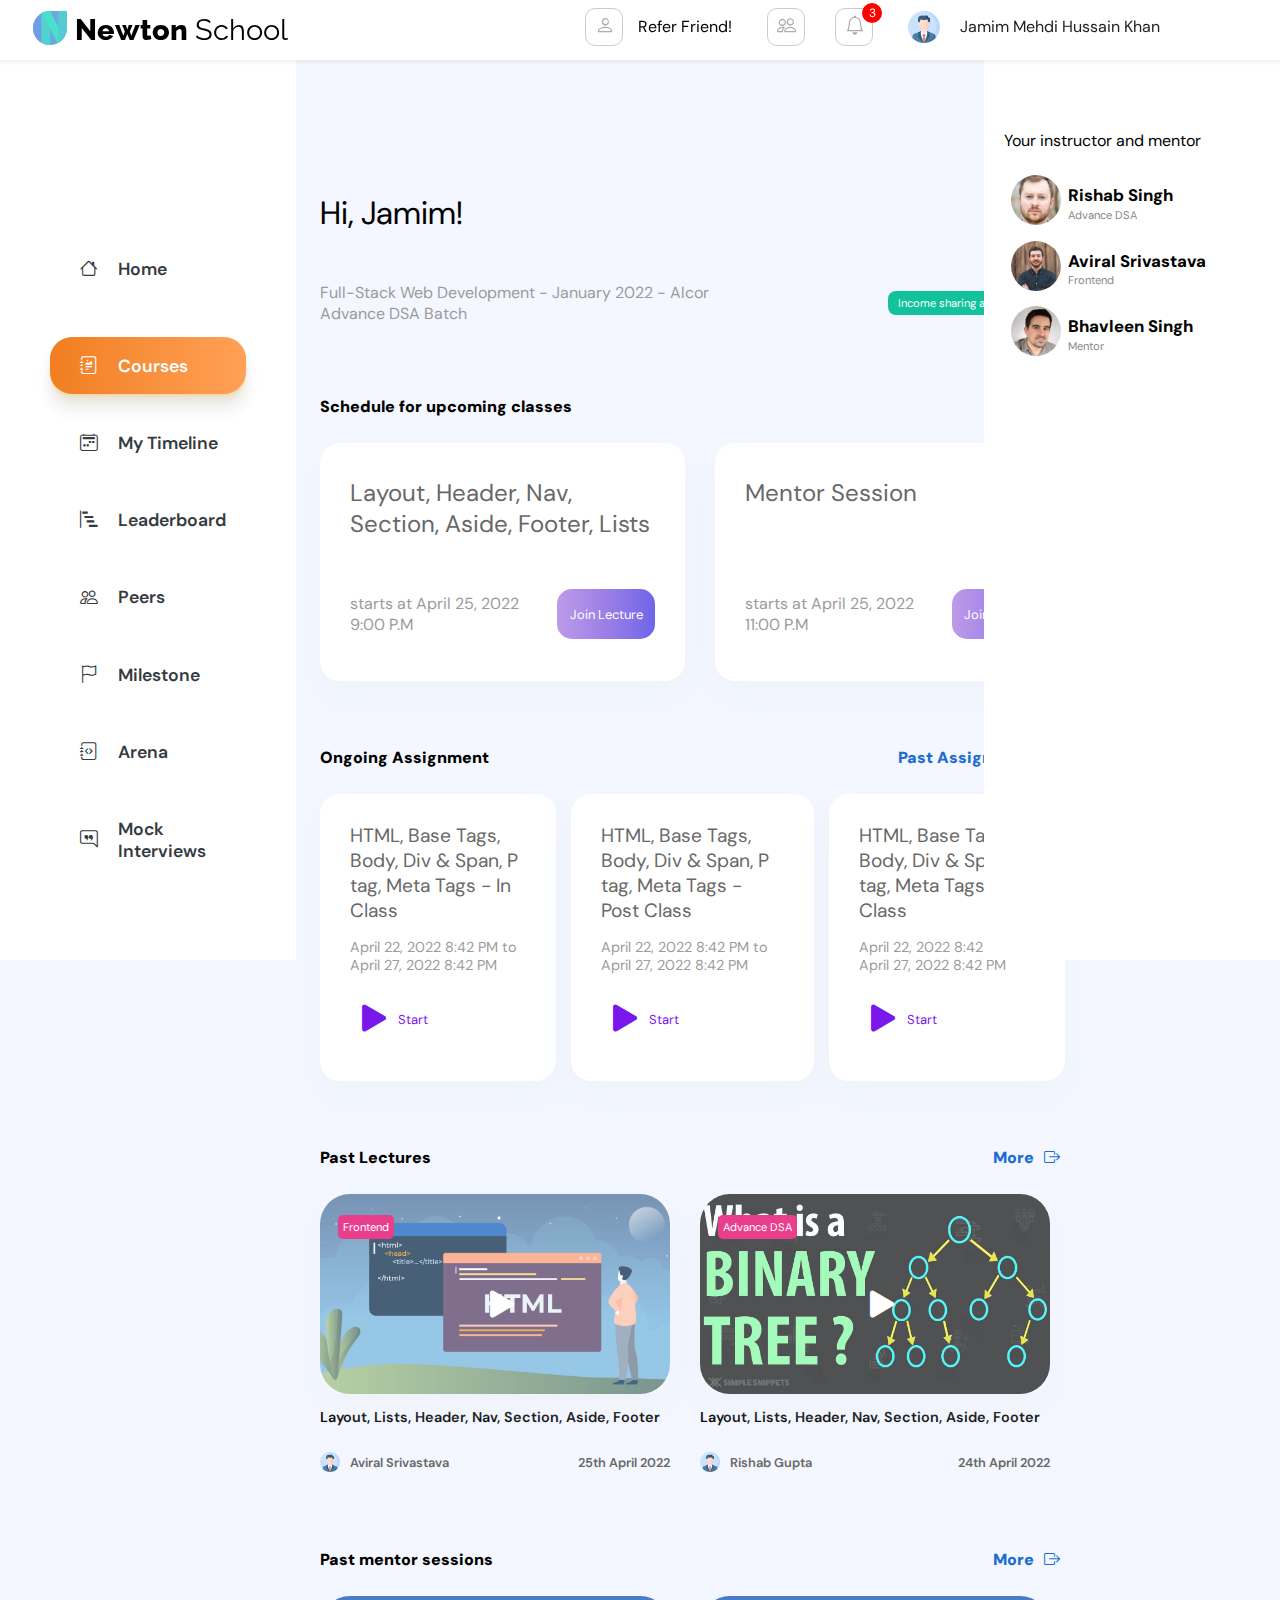
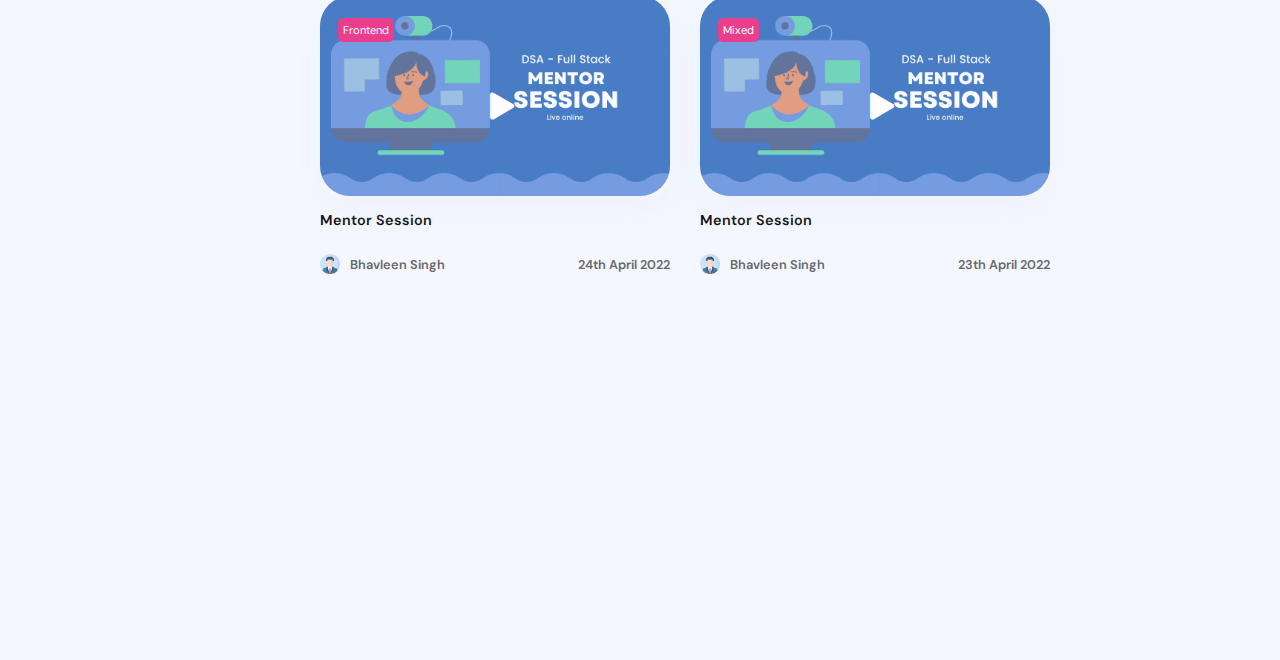
<file: dashboard/track-dashboard/courses.html>
<!DOCTYPE html>
<html lang="en">

<head>
    <meta charset="UTF-8">
    <meta http-equiv="X-UA-Compatible" content="IE=edge">
    <meta name="viewport" content="width=device-width, initial-scale=1.0">
    <title>Newton School - Courses</title>

    <link rel="stylesheet" href="../../css/style.css">
    <link rel="stylesheet" href="../../css/icofont/icofont.min.css">
    <link rel="stylesheet" href="https://cdn.jsdelivr.net/npm/bootstrap-icons@1.5.0/font/bootstrap-icons.css">
    </style>
</head>

<body>
    <div class="navbar-container">
        <div class="navlogo-container" onclick="location.href='../../index.html';" style="cursor: pointer;">
            <div class="logoimg">
                <img class="logo"
                    src="data:image/svg+xml,%3C?xml version='1.0' encoding='UTF-8'?%3E %3Csvg width='121px' height='121px' viewBox='0 0 121 121' version='1.1' xmlns='http://www.w3.org/2000/svg' xmlns:xlink='http://www.w3.org/1999/xlink'%3E %3C!-- Generator: Sketch 57.1 (83088) - https://sketch.com --%3E %3Ctitle%3EGroup%3C/title%3E %3Cdesc%3ECreated with Sketch.%3C/desc%3E %3Cg id='Page-1' stroke='none' stroke-width='1' fill='none' fill-rule='evenodd'%3E %3Cg id='11' transform='translate(-85.000000, -444.000000)'%3E %3Cg id='Group' transform='translate(85.000000, 444.000000)'%3E %3Cpath d='M121,0 L121,60.5 C121,93.9132274 93.9132274,121 60.5,121 C27.0867726,121 0,93.9132274 0,60.5 C0,27.0867726 27.0867726,0 60.5,0 L60.5,0 L121,0 Z' id='Combined-Shape' fill='%236BA9E1'%3E%3C/path%3E %3Cpath d='M29.9991305,9.00050709 L29.9991305,112.999493 C12.0495586,102.530897 0,83.1625463 0,61 C0,38.8374537 12.0495586,19.4691028 29.9991305,9.00050709 Z' id='Combined-Shape' fill='%23719DE6'%3E%3C/path%3E %3Cpath d='M61,0 L61,121 C49.6896363,121 39.0947971,117.976087 30.0000026,112.702639 L30.0000026,8.2973615 C38.8225978,3.18174225 49.0567914,0.18302114 59.986416,0.00810527147 L61,0 Z' id='Combined-Shape' fill='%2352D2CE'%3E%3C/path%3E %3Cpath d='M60.4333989,0 L109.000019,97.0028949 C103.306307,104.571975 95.8797728,110.766798 87.3086261,114.999938 L33.0002978,6.5288324 C40.9599303,2.49511474 49.9294828,0.161945428 59.4295193,0.00812199514 L60.4333989,0 Z' id='Combined-Shape' fill='%2349E1C7'%3E%3C/path%3E %3Cpath d='M121,0 L121,60.4437296 C121,82.9590366 108.515898,102.599042 90.0012292,112.999886 L90,0 L121,0 Z' id='Combined-Shape' fill='%2356CAD1'%3E%3C/path%3E %3C/g%3E %3C/g%3E %3C/g%3E %3C/svg%3E"
                    alt="">
            </div>
            <div class="logo-text">
                <p><span class="newton">Newton </span> <span class="school"> School</span></p>
            </div>
        </div>
        <div class="menu">
            <div class="menuitems">
                <div class="refer" onclick="location.href='#';" style="cursor: pointer;">
                    <div class="font-icon">
                        <div class="icon-border">
                            <i class="bi bi-person"></i>
                        </div>
                    </div>
                    <div class="text-icon">
                        <p>Refer Friend!</p>
                    </div>
                </div>
                <div class="peers">
                    <div class="font-icon" onclick="location.href='#';" style="cursor: pointer;">
                        <div class="icon-border">
                            <i class="bi bi-people" class="icofont-ui-user-group"></i>
                        </div>
                    </div>
                </div>
                <div class="notification" onclick="location.href='#';" style="cursor: pointer;">
                    <div class="font-icon">
                        <div class="icon-border">
                            <i class="bi bi-bell" class="icofont-notification"></i>
                            <span class="badge">3</span>
                        </div>
                    </div>
                </div>
                <div class="profile" onclick="location.href='#';" style="cursor: pointer;">
                    <div class="profile-img">
                        <img class="pp" src="../../images/profile.png" alt="">
                    </div>
                    <div class="profile-text">
                        <p>Jamim Mehdi Hussain Khan</p>
                    </div>
                </div>
            </div>
        </div>
    </div>
    <div class="main">
        <div class="content-area">
            <div class="left-panel-wrapper">
                <div class="profile-wrapper">
                </div>
                <div class="dash1-menu-wrapper">
                    <div class="menu-option-internal" onclick="location.href='../../index.html';"
                        style="cursor: pointer;">
                        <div class="menu-icon-internal">
                            <i class="bi bi-house"></i>
                        </div>
                        <div class="menu-text">
                            <p>Home</p>
                        </div>
                    </div>
                    <div class="menu-option-internal">
                    </div>
                    <div class="menu-option-internal active" onclick="location.href='./courses.html';"
                        style="cursor: pointer;">
                        <div class="menu-icon-internal">
                            <i class="bi bi-journal-richtext"></i>
                        </div>
                        <div class="menu-text">
                            <p>Courses</p>
                        </div>
                    </div>

                    <div class="menu-option-internal" onclick="location.href='./timeline.html';"
                        style="cursor: pointer;">
                        <div class="menu-icon-internal">
                            <i class="bi bi-calendar2-week"></i>
                        </div>
                        <div class="menu-text">
                            <p>My Timeline</p>
                        </div>
                    </div>

                    <div class="menu-option-internal" onclick="location.href='./leaderboard.html';"
                        style="cursor: pointer;">
                        <div class="menu-icon-internal">
                            <i class="bi bi-bar-chart-steps"></i>
                        </div>
                        <div class="menu-text">
                            <p>Leaderboard</p>
                        </div>
                    </div>

                    <div class="menu-option-internal" onclick="location.href='./peers.html';" style="cursor: pointer;">
                        <div class="menu-icon-internal">
                            <i class="bi bi-people"></i>
                        </div>
                        <div class="menu-text">
                            <p>Peers</p>
                        </div>
                    </div>

                    <div class="menu-option-internal" onclick="location.href='#';" style="cursor: pointer;">
                        <div class="menu-icon-internal">
                            <i class="bi bi-flag"></i>
                        </div>
                        <div class="menu-text">
                            <p>Milestone</p>
                        </div>
                    </div>

                    <div class="menu-option-internal" onclick="location.href='#';" style="cursor: pointer;">
                        <div class="menu-icon-internal">
                            <i class="bi bi-journal-code"></i>
                        </div>
                        <div class="menu-text">
                            <p>Arena</p>
                        </div>
                    </div>

                    <div class="menu-option-internal" onclick="location.href='#';" style="cursor: pointer;">
                        <div class="menu-icon-internal">
                            <i class="bi bi-chat-right-quote"></i>
                        </div>
                        <div class="menu-text">
                            <p>Mock Interviews</p>
                        </div>
                    </div>

                </div>
            </div>
            <div class="content-wrapper">
                <div class="inner-wrapper">
                    <div class="welcome-text">
                        <p>Hi, Jamim!</p>
                    </div>
                    <div class="course-name-isa">
                        <div class="course-name">
                            <p>Full-Stack Web Development - January 2022 - Alcor Advance DSA Batch</p>
                        </div>
                        <div class="isa-status">
                            <p class="isa-status-box">Income sharing agreement signed</p>
                        </div>
                    </div>

                    <div class="upcoming-text">
                        <div class="u-text">
                            <p>Schedule for upcoming classes</p>
                        </div>
                    </div>
                    <div class="upcoming-classes">
                        <div class="instructor-class">
                            <div class="ic-title">
                                <p>Layout, Header, Nav, Section, Aside, Footer, Lists</p>
                            </div>
                            <div class="time-btn-wrapper">
                                <div class="ic-time">
                                    <p>starts at April 25, 2022 9:00 P.M</p>
                                </div>
                                <div class="join-btn" onclick="location.href='#';" style="cursor: pointer;">Join Lecture
                                </div>
                            </div>
                        </div>
                        <div class="mentor-session">
                            <div class="ic-title">
                                <p>Mentor Session</p>
                            </div>
                            <div class="time-btn-wrapper">
                                <div class="ic-time">
                                    <p>starts at April 25, 2022 11:00 P.M</p>
                                </div>
                                <div class="join-btn" onclick="location.href='#';" style="cursor: pointer;">Join Meeting
                                </div>
                            </div>
                        </div>
                    </div>

                    <div class="upcoming-text">
                        <div class="u-text-1">
                            <p>Ongoing Assignment</p>
                        </div>
                        <div class="u-text-2">
                            <a href="#" id="link-css">
                                <p>Past Assignment</p>
                            </a>
                            <i class="bi bi-box-arrow-right"></i>
                        </div>
                    </div>
                    <div class="upcoming-assignment">
                        <div class="assignment">
                            <div class="as-title">
                                <p>HTML, Base Tags, Body, Div & Span, P tag, Meta Tags - In Class</p>
                            </div>
                            <div class="as-time">
                                <p>April 22, 2022 8:42 PM to April 27, 2022 8:42 PM</p>
                            </div>
                            <div class="start-btn" onclick="location.href='#';" style="cursor: pointer;">
                                <i class="bi bi-play-fill"></i>
                                <p class="start-text">Start</p>
                            </div>
                        </div>

                        <div class="assignment">
                            <div class="as-title">
                                <p>HTML, Base Tags, Body, Div & Span, P tag, Meta Tags - Post Class</p>
                            </div>
                            <div class="as-time">
                                <p>April 22, 2022 8:42 PM to April 27, 2022 8:42 PM</p>
                            </div>
                            <div class="start-btn" onclick="location.href='#';" style="cursor: pointer;">
                                <i class="bi bi-play-fill"></i>
                                <p class="start-text">Start</p>
                            </div>
                        </div>
                        <div class="assignment">
                            <div class="as-title">
                                <p>HTML, Base Tags, Body, Div & Span, P tag, Meta Tags - In Class</p>
                            </div>
                            <div class="as-time">
                                <p>April 22, 2022 8:42 PM to April 27, 2022 8:42 PM</p>
                            </div>
                            <div class="start-btn" onclick="location.href='#';" style="cursor: pointer;">
                                <i class="bi bi-play-fill"></i>
                                <p class="start-text">Start</p>
                            </div>
                        </div>
                    </div>

                    <div class="upcoming-text">
                        <div class="u-text-1">
                            <p>Past Lectures</p>
                        </div>
                        <div class="u-text-2">
                            <a href="#" id="link-css">
                                <p>More</p>
                            </a>
                            <i class="bi bi-box-arrow-right"></i>
                        </div>
                    </div>
                    <div class="upcoming-assignment">
                        <div class="assignment-video">
                            <div class="video-tumb">
                                <img src="../../images/html.png" alt="">
                                <div class="subject">
                                    <p class="subject-text">Frontend</p>
                                </div>
                                <div class="play-icon" onclick="location.href='#';" style="cursor: pointer;"><i
                                        class="bi bi-play-fill"></i></div>
                            </div>
                            <div class="video-title">
                                <p>Layout, Lists, Header, Nav, Section, Aside, Footer</p>
                            </div>
                            <div class="instructor-details">
                                <div class="i-photo"><img src="../../images/profile.png" alt=""></div>
                                <div class="i-name">Aviral Srivastava</div>
                                <div class="class-time">
                                    <p>25th April 2022</p>
                                </div>
                            </div>
                        </div>

                        <div class="assignment-video">
                            <div class="video-tumb">
                                <img src="../../images/binary-tree.jpg" alt="">
                                <div class="subject">
                                    <p class="subject-text">Advance DSA</p>
                                </div>
                                <div class="play-icon" onclick="location.href='#';" style="cursor: pointer;"><i
                                        class="bi bi-play-fill"></i></div>
                            </div>
                            <div class="video-title">
                                <p>Layout, Lists, Header, Nav, Section, Aside, Footer</p>
                            </div>
                            <div class="instructor-details">
                                <div class="i-photo"><img src="../../images/profile.png" alt=""></div>
                                <div class="i-name">Rishab Gupta</div>
                                <div class="class-time">
                                    <p>24th April 2022</p>
                                </div>
                            </div>
                        </div>
                    </div>

                    <div class="upcoming-text">
                        <div class="u-text-1">
                            <p>Past mentor sessions</p>
                        </div>
                        <div class="u-text-2">
                            <a href="#" id="link-css">
                                <p>More</p>
                            </a>
                            <i class="bi bi-box-arrow-right"></i>
                        </div>
                    </div>
                    <div class="upcoming-assignment">
                        <div class="assignment-video">
                            <div class="video-tumb">
                                <img src="../../images/mentor.png" alt="">
                                <div class="subject">
                                    <p class="subject-text">Frontend</p>
                                </div>
                                <div class="play-icon" onclick="location.href='#';" style="cursor: pointer;"><i
                                        class="bi bi-play-fill"></i></div>
                            </div>
                            <div class="video-title">
                                <p>Mentor Session</p>
                            </div>
                            <div class="instructor-details">
                                <div class="i-photo"><img src="../../images/profile.png" alt=""></div>
                                <div class="i-name">Bhavleen Singh</div>
                                <div class="class-time">
                                    <p>24th April 2022</p>
                                </div>
                            </div>
                        </div>

                        <div class="assignment-video">
                            <div class="video-tumb">
                                <img src="../../images/mentor.png" alt="">
                                <div class="subject">
                                    <p class="subject-text">Mixed</p>
                                </div>
                                <div class="play-icon" onclick="location.href='#';" style="cursor: pointer;"><i
                                        class="bi bi-play-fill"></i></div>
                            </div>
                            <div class="video-title">
                                <p>Mentor Session</p>
                            </div>
                            <div class="instructor-details">
                                <div class="i-photo"><img src="../../images/profile.png" alt=""></div>
                                <div class="i-name">Bhavleen Singh</div>
                                <div class="class-time">
                                    <p>23th April 2022</p>
                                </div>
                            </div>
                        </div>
                    </div>

                </div>
            </div>
            <div class="right-panel-wrapper">
                <div class="instructor-wrapper">
                    <div class="instructor-text">
                        <p>Your instructor and mentor</p>
                    </div>
                    <div class="instructor-profiles">
                        <div class="profiles">
                            <div class="profile-pic-ins"><img src="../../images/1.jpg" alt=""></div>
                            <div class="name-sub">
                                <div class="instructor-name">
                                    <p class="ins-name">Rishab Singh</p>
                                </div>
                                <div class="course">
                                    <p class="ins-course">Advance DSA</p>
                                </div>
                            </div>
                        </div>
                    </div>

                    <div class="instructor-profiles">
                        <div class="profiles">
                            <div class="profile-pic-ins"><img src="../../images/2.jpg" alt=""></div>
                            <div class="name-sub">
                                <div class="instructor-name">
                                    <p class="ins-name">Aviral Srivastava</p>
                                </div>
                                <div class="course">
                                    <p class="ins-course">Frontend</p>
                                </div>
                            </div>
                        </div>
                    </div>
                    <div class="instructor-profiles">
                        <div class="profiles">
                            <div class="profile-pic-ins"><img src="../../images/3.jpg" alt=""></div>
                            <div class="name-sub">
                                <div class="instructor-name">
                                    <p class="ins-name">Bhavleen Singh</p>
                                </div>
                                <div class="course">
                                    <p class="ins-course">Mentor</p>
                                </div>
                            </div>
                        </div>
                    </div>
                </div>
            </div>
        </div>
    </div>

    <script src="https://cdn.jsdelivr.net/npm/bootstrap@5.0.2/dist/js/bootstrap.bundle.min.js"></script>
</body>

</html>
</file>
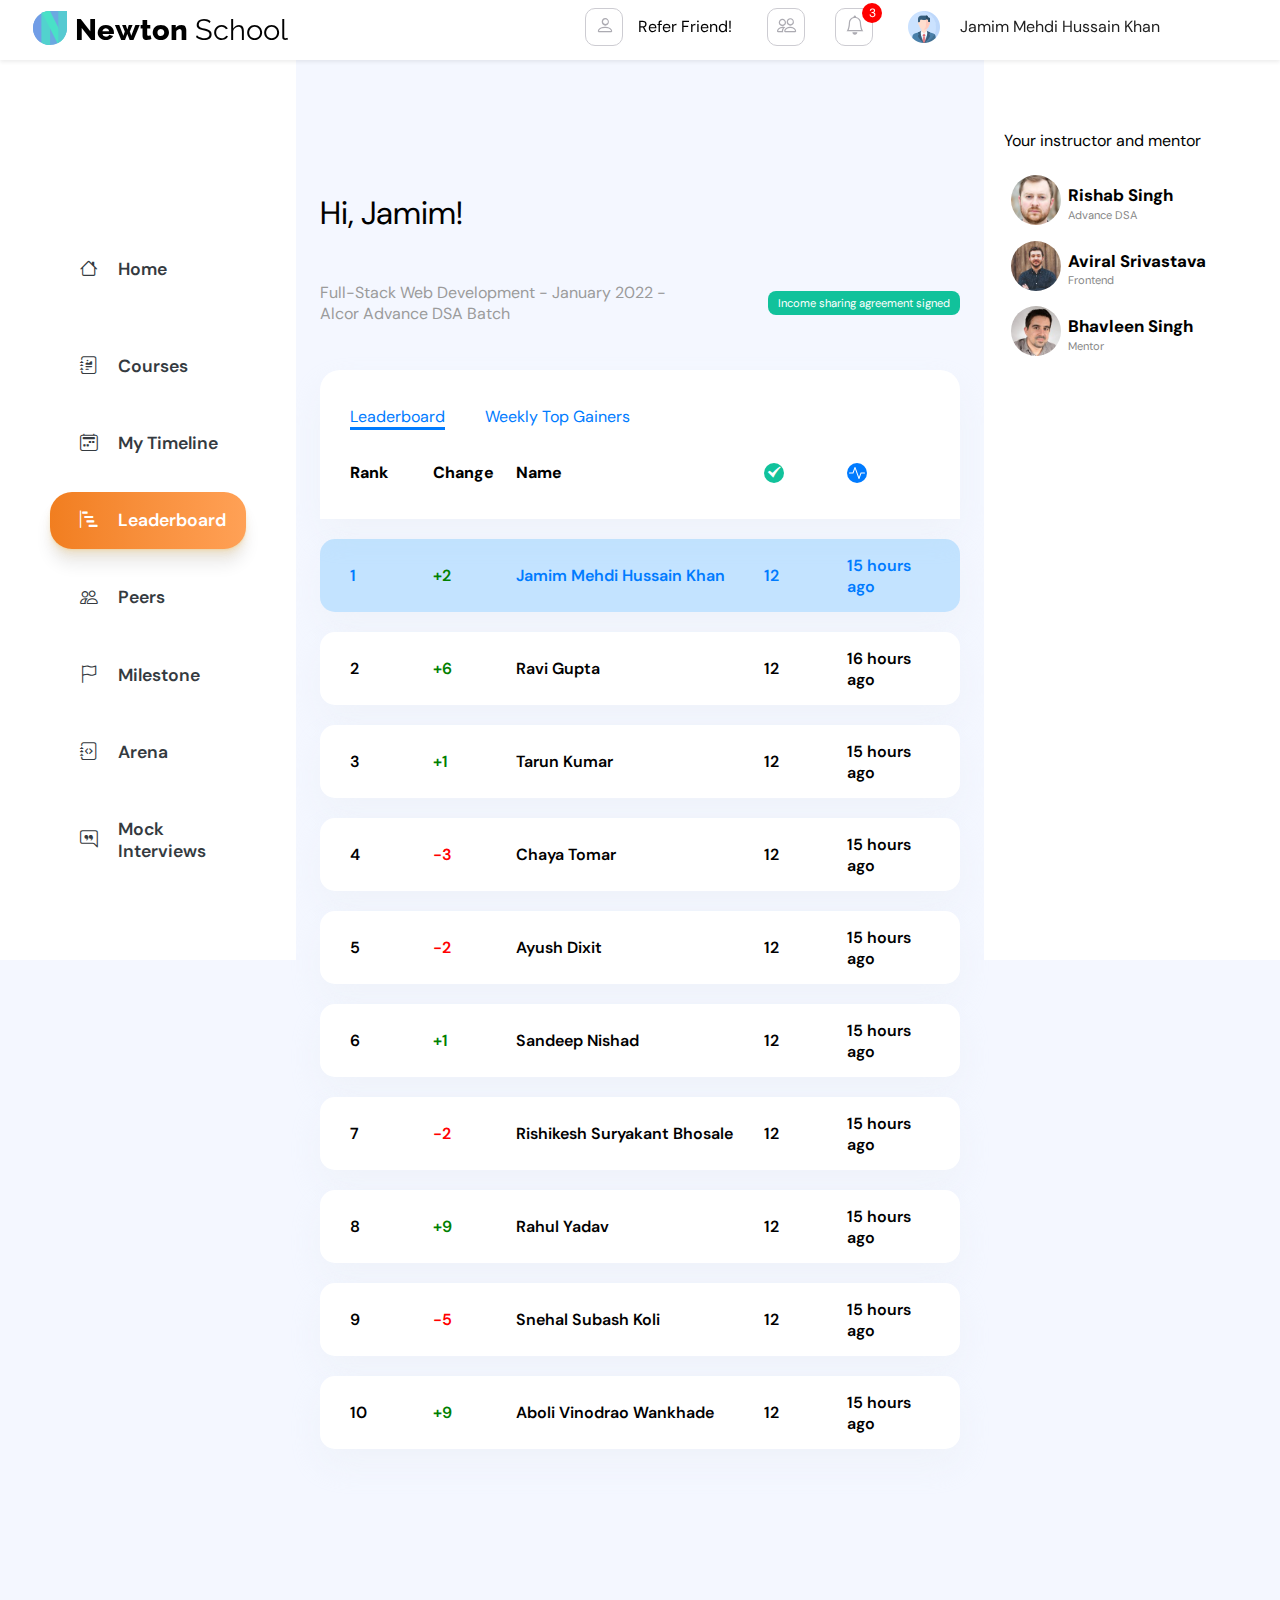
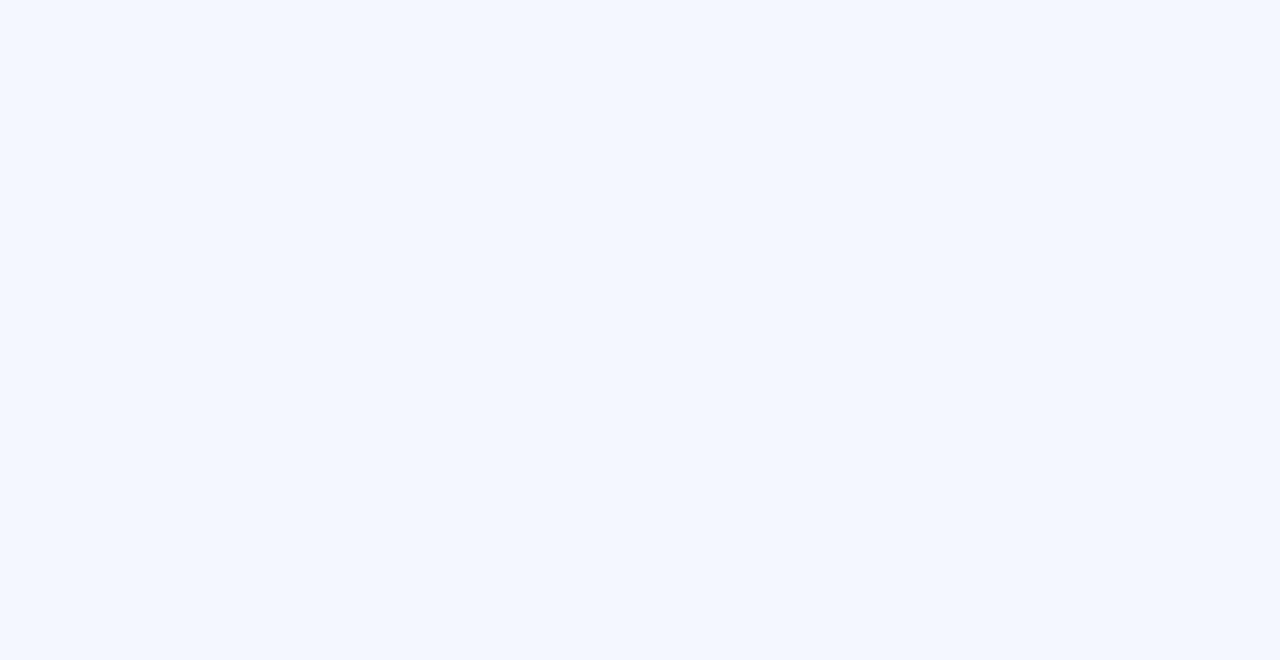
<file: dashboard/track-dashboard/leaderboard.html>
<!DOCTYPE html>
<html lang="en">

<head>
    <meta charset="UTF-8">
    <meta http-equiv="X-UA-Compatible" content="IE=edge">
    <meta name="viewport" content="width=device-width, initial-scale=1.0">
    <title>Newton School - Leaderboard</title>

    <link rel="stylesheet" href="../../css/style.css">
    <link rel="stylesheet" href="../../css/icofont/icofont.min.css">
    <link rel="stylesheet" href="https://cdn.jsdelivr.net/npm/bootstrap-icons@1.5.0/font/bootstrap-icons.css">
    </style>
</head>

<body>
    <div class="navbar-container">
        <div class="navlogo-container" onclick="location.href='../../index.html';" style="cursor: pointer;">
            <div class="logoimg">
                <img class="logo"
                    src="data:image/svg+xml,%3C?xml version='1.0' encoding='UTF-8'?%3E %3Csvg width='121px' height='121px' viewBox='0 0 121 121' version='1.1' xmlns='http://www.w3.org/2000/svg' xmlns:xlink='http://www.w3.org/1999/xlink'%3E %3C!-- Generator: Sketch 57.1 (83088) - https://sketch.com --%3E %3Ctitle%3EGroup%3C/title%3E %3Cdesc%3ECreated with Sketch.%3C/desc%3E %3Cg id='Page-1' stroke='none' stroke-width='1' fill='none' fill-rule='evenodd'%3E %3Cg id='11' transform='translate(-85.000000, -444.000000)'%3E %3Cg id='Group' transform='translate(85.000000, 444.000000)'%3E %3Cpath d='M121,0 L121,60.5 C121,93.9132274 93.9132274,121 60.5,121 C27.0867726,121 0,93.9132274 0,60.5 C0,27.0867726 27.0867726,0 60.5,0 L60.5,0 L121,0 Z' id='Combined-Shape' fill='%236BA9E1'%3E%3C/path%3E %3Cpath d='M29.9991305,9.00050709 L29.9991305,112.999493 C12.0495586,102.530897 0,83.1625463 0,61 C0,38.8374537 12.0495586,19.4691028 29.9991305,9.00050709 Z' id='Combined-Shape' fill='%23719DE6'%3E%3C/path%3E %3Cpath d='M61,0 L61,121 C49.6896363,121 39.0947971,117.976087 30.0000026,112.702639 L30.0000026,8.2973615 C38.8225978,3.18174225 49.0567914,0.18302114 59.986416,0.00810527147 L61,0 Z' id='Combined-Shape' fill='%2352D2CE'%3E%3C/path%3E %3Cpath d='M60.4333989,0 L109.000019,97.0028949 C103.306307,104.571975 95.8797728,110.766798 87.3086261,114.999938 L33.0002978,6.5288324 C40.9599303,2.49511474 49.9294828,0.161945428 59.4295193,0.00812199514 L60.4333989,0 Z' id='Combined-Shape' fill='%2349E1C7'%3E%3C/path%3E %3Cpath d='M121,0 L121,60.4437296 C121,82.9590366 108.515898,102.599042 90.0012292,112.999886 L90,0 L121,0 Z' id='Combined-Shape' fill='%2356CAD1'%3E%3C/path%3E %3C/g%3E %3C/g%3E %3C/g%3E %3C/svg%3E"
                    alt="">
            </div>
            <div class="logo-text">
                <p><span class="newton">Newton </span> <span class="school"> School</span></p>
            </div>
        </div>
        <div class="menu">
            <div class="menuitems">
                <div class="refer" onclick="location.href='#';" style="cursor: pointer;">
                    <div class="font-icon">
                        <div class="icon-border">
                            <i class="bi bi-person"></i>
                        </div>
                    </div>
                    <div class="text-icon">
                        <p>Refer Friend!</p>
                    </div>
                </div>
                <div class="peers">
                    <div class="font-icon" onclick="location.href='#';" style="cursor: pointer;">
                        <div class="icon-border">
                            <i class="bi bi-people" class="icofont-ui-user-group"></i>
                        </div>
                    </div>
                </div>
                <div class="notification" onclick="location.href='#';" style="cursor: pointer;">
                    <div class="font-icon">
                        <div class="icon-border">
                            <i class="bi bi-bell" class="icofont-notification"></i>
                            <span class="badge">3</span>
                        </div>
                    </div>
                </div>
                <div class="profile" onclick="location.href='#';" style="cursor: pointer;">
                    <div class="profile-img">
                        <img class="pp" src="../../images/profile.png" alt="">
                    </div>
                    <div class="profile-text">
                        <p>Jamim Mehdi Hussain Khan</p>
                    </div>
                </div>
            </div>
        </div>
    </div>
    <div class="main">
        <div class="content-area">
            <div class="left-panel-wrapper">
                <div class="profile-wrapper">
                </div>
                <div class="dash1-menu-wrapper">
                    <div class="menu-option-internal" onclick="location.href='../../index.html';"
                        style="cursor: pointer;">
                        <div class="menu-icon-internal">
                            <i class="bi bi-house"></i>
                        </div>
                        <div class="menu-text">
                            <p>Home</p>
                        </div>
                    </div>
                    <div class="menu-option-internal">
                    </div>
                    <div class="menu-option-internal" onclick="location.href='./courses.html';"
                        style="cursor: pointer;">
                        <div class="menu-icon-internal">
                            <i class="bi bi-journal-richtext"></i>
                        </div>
                        <div class="menu-text">
                            <p>Courses</p>
                        </div>
                    </div>

                    <div class="menu-option-internal" onclick="location.href='./timeline.html';"
                        style="cursor: pointer;">
                        <div class="menu-icon-internal">
                            <i class="bi bi-calendar2-week"></i>
                        </div>
                        <div class="menu-text">
                            <p>My Timeline</p>
                        </div>
                    </div>

                    <div class="menu-option-internal active" onclick="location.href='./leaderboard.html';"
                        style="cursor: pointer;">
                        <div class="menu-icon-internal">
                            <i class="bi bi-bar-chart-steps"></i>
                        </div>
                        <div class="menu-text">
                            <p>Leaderboard</p>
                        </div>
                    </div>

                    <div class="menu-option-internal" onclick="location.href='./peers.html';" style="cursor: pointer;">
                        <div class="menu-icon-internal">
                            <i class="bi bi-people"></i>
                        </div>
                        <div class="menu-text">
                            <p>Peers</p>
                        </div>
                    </div>

                    <div class="menu-option-internal" onclick="location.href='#';" style="cursor: pointer;">
                        <div class="menu-icon-internal">
                            <i class="bi bi-flag"></i>
                        </div>
                        <div class="menu-text">
                            <p>Milestone</p>
                        </div>
                    </div>

                    <div class="menu-option-internal" onclick="location.href='#';" style="cursor: pointer;">
                        <div class="menu-icon-internal">
                            <i class="bi bi-journal-code"></i>
                        </div>
                        <div class="menu-text">
                            <p>Arena</p>
                        </div>
                    </div>

                    <div class="menu-option-internal" onclick="location.href='#';" style="cursor: pointer;">
                        <div class="menu-icon-internal">
                            <i class="bi bi-chat-right-quote"></i>
                        </div>
                        <div class="menu-text">
                            <p>Mock Interviews</p>
                        </div>
                    </div>

                </div>
            </div>
            <div class="content-wrapper">
                <div class="inner-wrapper">
                    <div class="welcome-text">
                        <p>Hi, Jamim!</p>
                    </div>
                    <div class="course-name-isa">
                        <div class="course-name">
                            <p>Full-Stack Web Development - January 2022 - Alcor Advance DSA Batch</p>
                        </div>
                        <div class="isa-status">
                            <p class="isa-status-box">Income sharing agreement signed</p>
                        </div>
                    </div>


                    <div class="board-wrapper">
                        <div class="board-label">
                            <div class="boardtype">
                                <div class="overall-board">
                                    <p class="l-active">Leaderboard</p>
                                </div>
                                <div class="weekly">
                                    <p class="">Weekly Top Gainers</p>
                                </div>
                            </div>
                            <div class="board-label-text">
                                <div class="rank-text">
                                    <p>Rank</p>
                                </div>
                                <div class="change-text">
                                    <p>Change</p>
                                </div>
                                <div class="name-text">
                                    <p>Name</p>
                                </div>
                                <div class="completed-icon">
                                    <div class="tick-icon">
                                        <i class="icofont-tick-mark"></i>
                                    </div>
                                </div>
                                <div class="time-icon">
                                    <div class="activity-icon">
                                        <svg xmlns="http://www.w3.org/2000/svg" width="16" height="16"
                                            fill="currentColor" class="bi bi-activity" viewBox="0 0 16 16">
                                            <path fill-rule="evenodd"
                                                d="M6 2a.5.5 0 0 1 .47.33L10 12.036l1.53-4.208A.5.5 0 0 1 12 7.5h3.5a.5.5 0 0 1 0 1h-3.15l-1.88 5.17a.5.5 0 0 1-.94 0L6 3.964 4.47 8.171A.5.5 0 0 1 4 8.5H.5a.5.5 0 0 1 0-1h3.15l1.88-5.17A.5.5 0 0 1 6 2Z" />
                                        </svg>
                                    </div>
                                </div>
                            </div>
                        </div>
                        <div class="board-table">
                            <div class="b-cards-wrapper self-active">
                                <div class="board-cards">
                                    <div class="rank-text">
                                        <p>1</p>
                                    </div>
                                    <div class="change-text green">
                                        <p>+2</p>
                                    </div>
                                    <div class="name-text">
                                        <p>Jamim Mehdi Hussain Khan</p>
                                    </div>
                                    <div class="completed-icon">12</div>
                                    <div class="time-icon">15 hours ago</div>
                                </div>
                            </div>

                            <div class="b-cards-wrapper">
                                <div class="board-cards">
                                    <div class="rank-text">
                                        <p>2</p>
                                    </div>
                                    <div class="change-text green">
                                        <p>+6</p>
                                    </div>
                                    <div class="name-text">
                                        <p>Ravi Gupta</p>
                                    </div>
                                    <div class="completed-icon">12</div>
                                    <div class="time-icon">16 hours ago</div>
                                </div>
                            </div>

                            <div class="b-cards-wrapper">
                                <div class="board-cards">
                                    <div class="rank-text">
                                        <p>3</p>
                                    </div>
                                    <div class="change-text green">
                                        <p>+1</p>
                                    </div>
                                    <div class="name-text">
                                        <p>Tarun Kumar</p>
                                    </div>
                                    <div class="completed-icon">12</div>
                                    <div class="time-icon">15 hours ago</div>
                                </div>
                            </div>

                            <div class="b-cards-wrapper">
                                <div class="board-cards">
                                    <div class="rank-text">
                                        <p>4</p>
                                    </div>
                                    <div class="change-text red">
                                        <p>-3</p>
                                    </div>
                                    <div class="name-text">
                                        <p>Chaya Tomar</p>
                                    </div>
                                    <div class="completed-icon">12</div>
                                    <div class="time-icon">15 hours ago</div>
                                </div>
                            </div>

                            <div class="b-cards-wrapper">
                                <div class="board-cards">
                                    <div class="rank-text">
                                        <p>5</p>
                                    </div>
                                    <div class="change-text red">
                                        <p>-2</p>
                                    </div>
                                    <div class="name-text">
                                        <p>Ayush Dixit</p>
                                    </div>
                                    <div class="completed-icon">12</div>
                                    <div class="time-icon">15 hours ago</div>
                                </div>
                            </div>

                            <div class="b-cards-wrapper">
                                <div class="board-cards">
                                    <div class="rank-text">
                                        <p>6</p>
                                    </div>
                                    <div class="change-text green">
                                        <p>+1</p>
                                    </div>
                                    <div class="name-text">
                                        <p>Sandeep Nishad</p>
                                    </div>
                                    <div class="completed-icon">12</div>
                                    <div class="time-icon">15 hours ago</div>
                                </div>
                            </div>

                            <div class="b-cards-wrapper">
                                <div class="board-cards">
                                    <div class="rank-text">
                                        <p>7</p>
                                    </div>
                                    <div class="change-text red">
                                        <p>-2</p>
                                    </div>
                                    <div class="name-text">
                                        <p>Rishikesh Suryakant Bhosale</p>
                                    </div>
                                    <div class="completed-icon">12</div>
                                    <div class="time-icon">15 hours ago</div>
                                </div>
                            </div>

                            <div class="b-cards-wrapper">
                                <div class="board-cards">
                                    <div class="rank-text">
                                        <p>8</p>
                                    </div>
                                    <div class="change-text green">
                                        <p>+9</p>
                                    </div>
                                    <div class="name-text">
                                        <p>Rahul Yadav</p>
                                    </div>
                                    <div class="completed-icon">12</div>
                                    <div class="time-icon">15 hours ago</div>
                                </div>
                            </div>

                            <div class="b-cards-wrapper">
                                <div class="board-cards">
                                    <div class="rank-text">
                                        <p>9</p>
                                    </div>
                                    <div class="change-text red">
                                        <p>-5</p>
                                    </div>
                                    <div class="name-text">
                                        <p>Snehal Subash Koli</p>
                                    </div>
                                    <div class="completed-icon">12</div>
                                    <div class="time-icon">15 hours ago</div>
                                </div>
                            </div>
                            <div class="b-cards-wrapper">
                                <div class="board-cards">
                                    <div class="rank-text">
                                        <p>10</p>
                                    </div>
                                    <div class="change-text green">
                                        <p>+9</p>
                                    </div>
                                    <div class="name-text">
                                        <p>Aboli Vinodrao Wankhade</p>
                                    </div>
                                    <div class="completed-icon">12</div>
                                    <div class="time-icon">15 hours ago</div>
                                </div>
                            </div>
                        </div>
                    </div>
                </div>


            </div>
        </div>
        <div class="right-panel-wrapper">
            <div class="instructor-wrapper">
                <div class="instructor-text">
                    <p>Your instructor and mentor</p>
                </div>
                <div class="instructor-profiles">
                    <div class="profiles">
                        <div class="profile-pic-ins"><img src="../../images/1.jpg" alt=""></div>
                        <div class="name-sub">
                            <div class="instructor-name">
                                <p class="ins-name">Rishab Singh</p>
                            </div>
                            <div class="course">
                                <p class="ins-course">Advance DSA</p>
                            </div>
                        </div>
                    </div>
                </div>

                <div class="instructor-profiles">
                    <div class="profiles">
                        <div class="profile-pic-ins"><img src="../../images/2.jpg" alt=""></div>
                        <div class="name-sub">
                            <div class="instructor-name">
                                <p class="ins-name">Aviral Srivastava</p>
                            </div>
                            <div class="course">
                                <p class="ins-course">Frontend</p>
                            </div>
                        </div>
                    </div>
                </div>
                <div class="instructor-profiles">
                    <div class="profiles">
                        <div class="profile-pic-ins"><img src="../../images/3.jpg" alt=""></div>
                        <div class="name-sub">
                            <div class="instructor-name">
                                <p class="ins-name">Bhavleen Singh</p>
                            </div>
                            <div class="course">
                                <p class="ins-course">Mentor</p>
                            </div>
                        </div>
                    </div>
                </div>
            </div>
        </div>
    </div>
    </div>

    <script src="https://cdn.jsdelivr.net/npm/bootstrap@5.0.2/dist/js/bootstrap.bundle.min.js"></script>
</body>

</html>
</file>
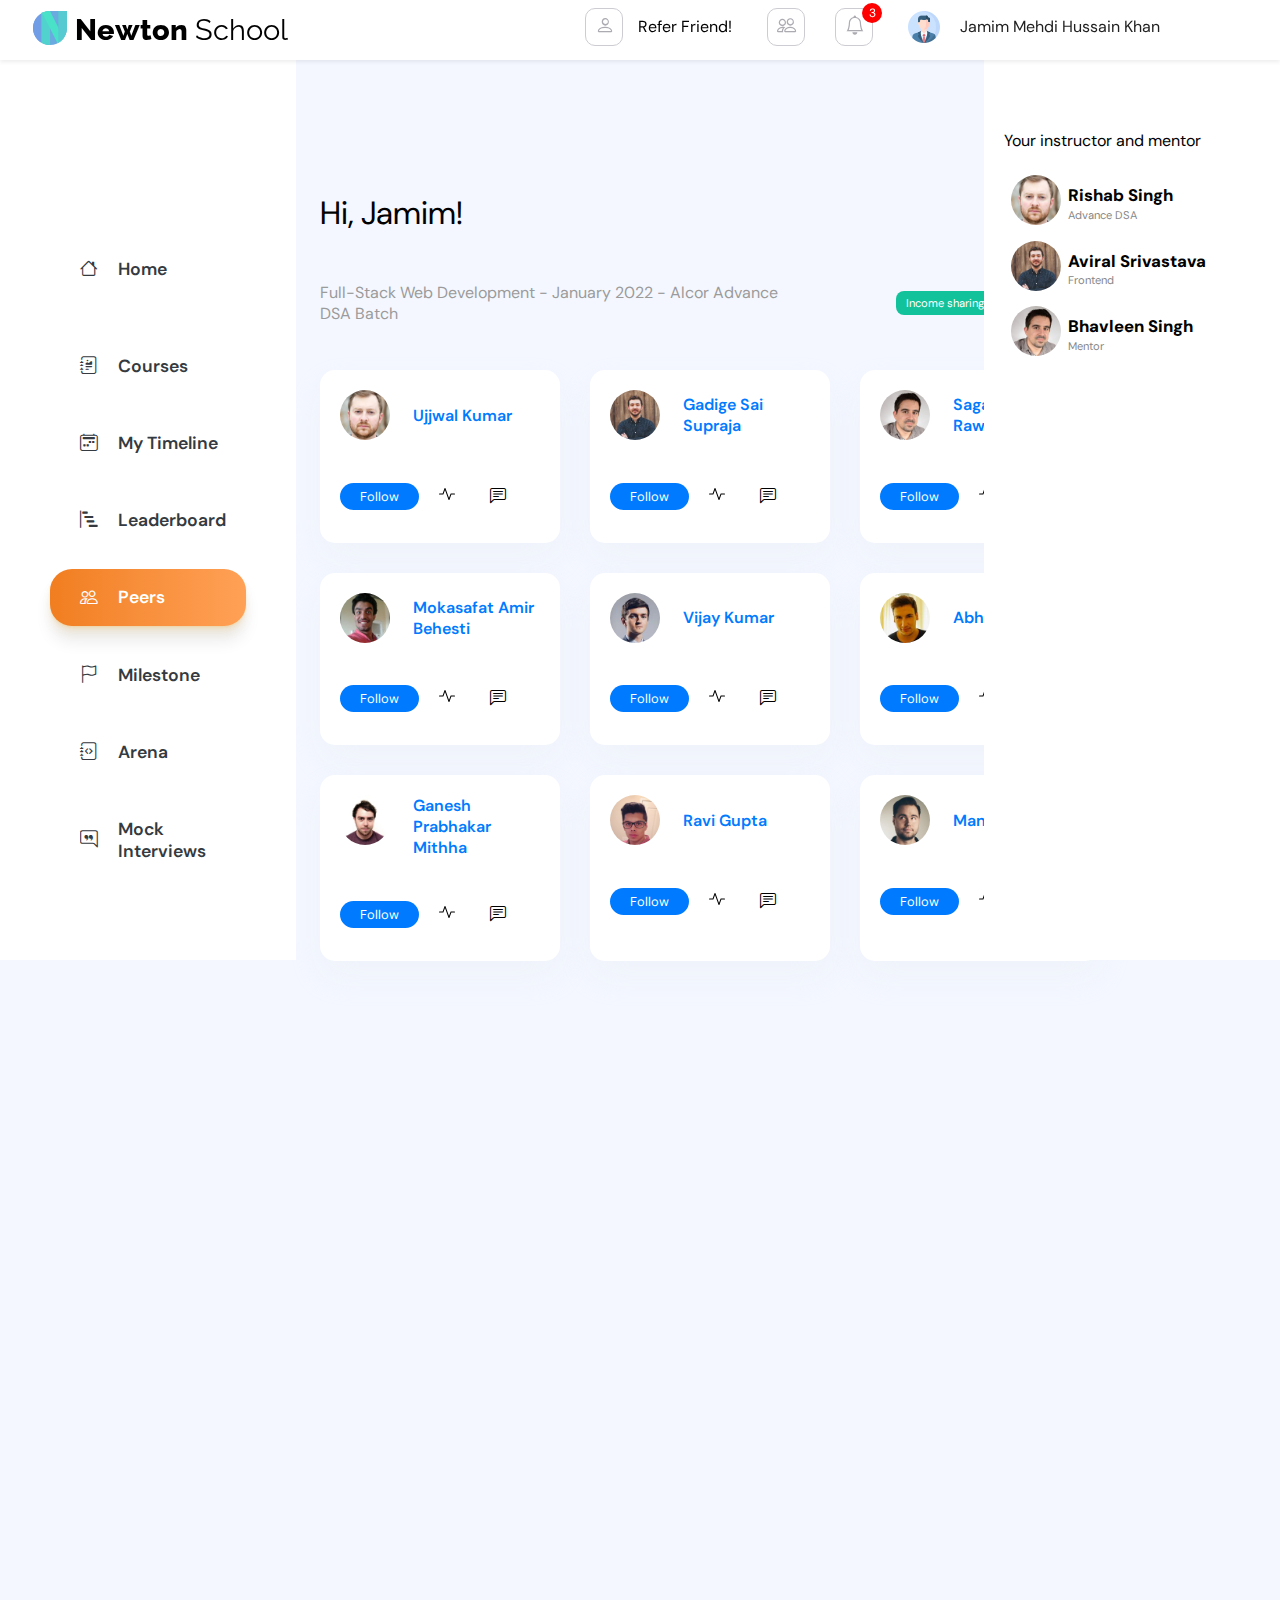
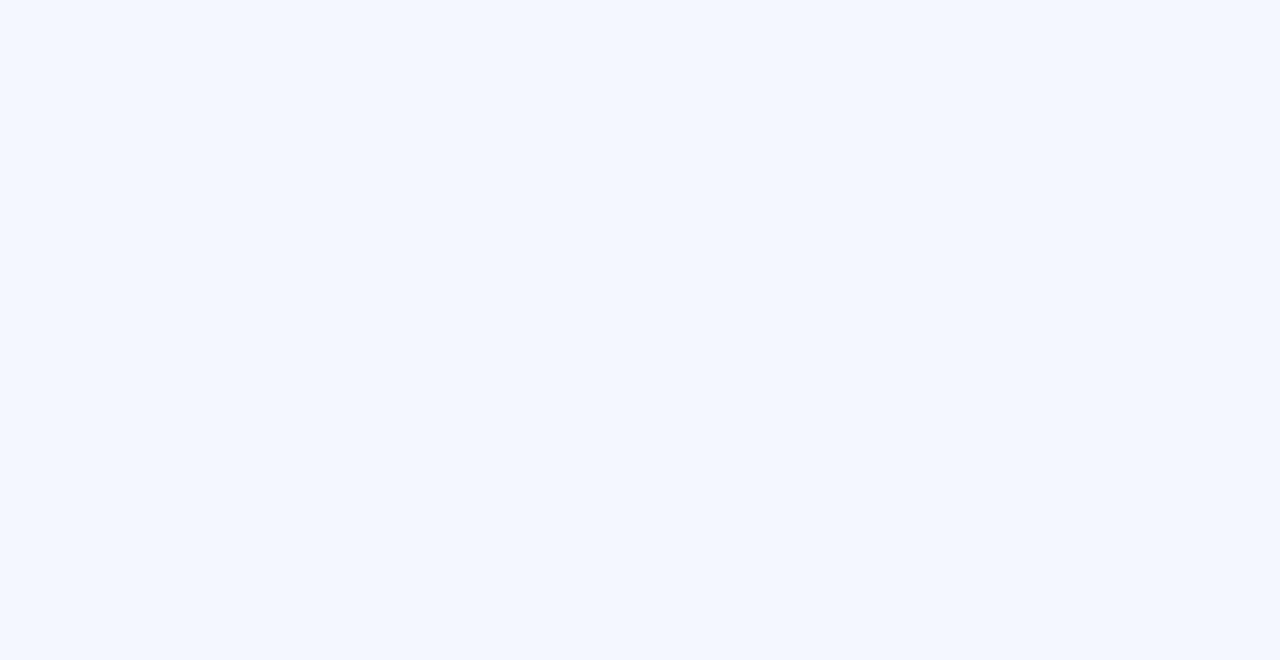
<file: dashboard/track-dashboard/peers.html>
<!DOCTYPE html>
<html lang="en">

<head>
    <meta charset="UTF-8">
    <meta http-equiv="X-UA-Compatible" content="IE=edge">
    <meta name="viewport" content="width=device-width, initial-scale=1.0">
    <title>Newton School - Peers</title>

    <link rel="stylesheet" href="../../css/style.css">
    <link rel="stylesheet" href="../../css/icofont/icofont.min.css">
    <link rel="stylesheet" href="https://cdn.jsdelivr.net/npm/bootstrap-icons@1.5.0/font/bootstrap-icons.css">
    </style>
</head>

<body>
    <div class="navbar-container">
        <div class="navlogo-container" onclick="location.href='../../index.html';" style="cursor: pointer;">
            <div class="logoimg">
                <img class="logo"
                    src="data:image/svg+xml,%3C?xml version='1.0' encoding='UTF-8'?%3E %3Csvg width='121px' height='121px' viewBox='0 0 121 121' version='1.1' xmlns='http://www.w3.org/2000/svg' xmlns:xlink='http://www.w3.org/1999/xlink'%3E %3C!-- Generator: Sketch 57.1 (83088) - https://sketch.com --%3E %3Ctitle%3EGroup%3C/title%3E %3Cdesc%3ECreated with Sketch.%3C/desc%3E %3Cg id='Page-1' stroke='none' stroke-width='1' fill='none' fill-rule='evenodd'%3E %3Cg id='11' transform='translate(-85.000000, -444.000000)'%3E %3Cg id='Group' transform='translate(85.000000, 444.000000)'%3E %3Cpath d='M121,0 L121,60.5 C121,93.9132274 93.9132274,121 60.5,121 C27.0867726,121 0,93.9132274 0,60.5 C0,27.0867726 27.0867726,0 60.5,0 L60.5,0 L121,0 Z' id='Combined-Shape' fill='%236BA9E1'%3E%3C/path%3E %3Cpath d='M29.9991305,9.00050709 L29.9991305,112.999493 C12.0495586,102.530897 0,83.1625463 0,61 C0,38.8374537 12.0495586,19.4691028 29.9991305,9.00050709 Z' id='Combined-Shape' fill='%23719DE6'%3E%3C/path%3E %3Cpath d='M61,0 L61,121 C49.6896363,121 39.0947971,117.976087 30.0000026,112.702639 L30.0000026,8.2973615 C38.8225978,3.18174225 49.0567914,0.18302114 59.986416,0.00810527147 L61,0 Z' id='Combined-Shape' fill='%2352D2CE'%3E%3C/path%3E %3Cpath d='M60.4333989,0 L109.000019,97.0028949 C103.306307,104.571975 95.8797728,110.766798 87.3086261,114.999938 L33.0002978,6.5288324 C40.9599303,2.49511474 49.9294828,0.161945428 59.4295193,0.00812199514 L60.4333989,0 Z' id='Combined-Shape' fill='%2349E1C7'%3E%3C/path%3E %3Cpath d='M121,0 L121,60.4437296 C121,82.9590366 108.515898,102.599042 90.0012292,112.999886 L90,0 L121,0 Z' id='Combined-Shape' fill='%2356CAD1'%3E%3C/path%3E %3C/g%3E %3C/g%3E %3C/g%3E %3C/svg%3E"
                    alt="">
            </div>
            <div class="logo-text">
                <p><span class="newton">Newton </span> <span class="school"> School</span></p>
            </div>
        </div>
        <div class="menu">
            <div class="menuitems">
                <div class="refer" onclick="location.href='#';" style="cursor: pointer;">
                    <div class="font-icon">
                        <div class="icon-border">
                            <i class="bi bi-person"></i>
                        </div>
                    </div>
                    <div class="text-icon">
                        <p>Refer Friend!</p>
                    </div>
                </div>
                <div class="peers">
                    <div class="font-icon" onclick="location.href='#';" style="cursor: pointer;">
                        <div class="icon-border">
                            <i class="bi bi-people" class="icofont-ui-user-group"></i>
                        </div>
                    </div>
                </div>
                <div class="notification" onclick="location.href='#';" style="cursor: pointer;">
                    <div class="font-icon">
                        <div class="icon-border">
                            <i class="bi bi-bell" class="icofont-notification"></i>
                            <span class="badge">3</span>
                        </div>
                    </div>
                </div>
                <div class="profile" onclick="location.href='#';" style="cursor: pointer;">
                    <div class="profile-img">
                        <img class="pp" src="../../images/profile.png" alt="">
                    </div>
                    <div class="profile-text">
                        <p>Jamim Mehdi Hussain Khan</p>
                    </div>
                </div>
            </div>
        </div>
    </div>
    <div class="main">
        <div class="content-area">
            <div class="left-panel-wrapper">
                <div class="profile-wrapper">
                </div>
                <div class="dash1-menu-wrapper">
                    <div class="menu-option-internal" onclick="location.href='../../index.html';"
                        style="cursor: pointer;">
                        <div class="menu-icon-internal">
                            <i class="bi bi-house"></i>
                        </div>
                        <div class="menu-text">
                            <p>Home</p>
                        </div>
                    </div>
                    <div class="menu-option-internal">
                    </div>
                    <div class="menu-option-internal" onclick="location.href='./courses.html';"
                        style="cursor: pointer;">
                        <div class="menu-icon-internal">
                            <i class="bi bi-journal-richtext"></i>
                        </div>
                        <div class="menu-text">
                            <p>Courses</p>
                        </div>
                    </div>

                    <div class="menu-option-internal" onclick="location.href='./timeline.html';"
                        style="cursor: pointer;">
                        <div class="menu-icon-internal">
                            <i class="bi bi-calendar2-week"></i>
                        </div>
                        <div class="menu-text">
                            <p>My Timeline</p>
                        </div>
                    </div>

                    <div class="menu-option-internal" onclick="location.href='./leaderboard.html';"
                        style="cursor: pointer;">
                        <div class="menu-icon-internal">
                            <i class="bi bi-bar-chart-steps"></i>
                        </div>
                        <div class="menu-text">
                            <p>Leaderboard</p>
                        </div>
                    </div>

                    <div class="menu-option-internal active" onclick="location.href='./peers.html';"
                        style="cursor: pointer;">
                        <div class="menu-icon-internal">
                            <i class="bi bi-people"></i>
                        </div>
                        <div class="menu-text">
                            <p>Peers</p>
                        </div>
                    </div>

                    <div class="menu-option-internal" onclick="location.href='#';" style="cursor: pointer;">
                        <div class="menu-icon-internal">
                            <i class="bi bi-flag"></i>
                        </div>
                        <div class="menu-text">
                            <p>Milestone</p>
                        </div>
                    </div>

                    <div class="menu-option-internal" onclick="location.href='#';" style="cursor: pointer;">
                        <div class="menu-icon-internal">
                            <i class="bi bi-journal-code"></i>
                        </div>
                        <div class="menu-text">
                            <p>Arena</p>
                        </div>
                    </div>

                    <div class="menu-option-internal" onclick="location.href='#';" style="cursor: pointer;">
                        <div class="menu-icon-internal">
                            <i class="bi bi-chat-right-quote"></i>
                        </div>
                        <div class="menu-text">
                            <p>Mock Interviews</p>
                        </div>
                    </div>

                </div>
            </div>
            <div class="content-wrapper">
                <div class="inner-wrapper">
                    <div class="welcome-text">
                        <p>Hi, Jamim!</p>
                    </div>
                    <div class="course-name-isa">
                        <div class="course-name">
                            <p>Full-Stack Web Development - January 2022 - Alcor Advance DSA Batch</p>
                        </div>
                        <div class="isa-status">
                            <p class="isa-status-box">Income sharing agreement signed</p>
                        </div>
                    </div>


                    <div class="peers-wrapper">
                        <div class="peers-profile-card">
                            <div class="pp-name-wrapper">
                                <div class="profile-pic"><img src="../../images/1.jpg" alt=""></div>
                                <div class="name"><a href="#">Ujjwal Kumar</a></div>
                            </div>
                            <div class="follow-stats">
                                <div class="follow" onclick="location.href='#';" style="cursor: pointer;">
                                    <p class="follow-text">Follow</p>
                                </div>
                                <div class="time-icon peers-icon">
                                    <svg xmlns="http://www.w3.org/2000/svg" width="16" height="16" fill="currentColor"
                                        class="bi bi-activity" viewBox="0 0 16 16">
                                        <path fill-rule="evenodd"
                                            d="M6 2a.5.5 0 0 1 .47.33L10 12.036l1.53-4.208A.5.5 0 0 1 12 7.5h3.5a.5.5 0 0 1 0 1h-3.15l-1.88 5.17a.5.5 0 0 1-.94 0L6 3.964 4.47 8.171A.5.5 0 0 1 4 8.5H.5a.5.5 0 0 1 0-1h3.15l1.88-5.17A.5.5 0 0 1 6 2Z" />
                                    </svg>
                                </div>
                                <div class="time-icon peers-icon">
                                    <i class="bi bi-chat-left-text"></i>
                                </div>
                            </div>
                        </div>

                        <div class="peers-profile-card">
                            <div class="pp-name-wrapper">
                                <div class="profile-pic"><img src="../../images/2.jpg" alt=""></div>
                                <div class="name"><a href="#">Gadige Sai Supraja</a></div>
                            </div>
                            <div class="follow-stats">
                                <div class="follow" onclick="location.href='#';" style="cursor: pointer;">
                                    <p class="follow-text">Follow</p>
                                </div>
                                <div class="time-icon peers-icon">
                                    <svg xmlns="http://www.w3.org/2000/svg" width="16" height="16" fill="currentColor"
                                        class="bi bi-activity" viewBox="0 0 16 16">
                                        <path fill-rule="evenodd"
                                            d="M6 2a.5.5 0 0 1 .47.33L10 12.036l1.53-4.208A.5.5 0 0 1 12 7.5h3.5a.5.5 0 0 1 0 1h-3.15l-1.88 5.17a.5.5 0 0 1-.94 0L6 3.964 4.47 8.171A.5.5 0 0 1 4 8.5H.5a.5.5 0 0 1 0-1h3.15l1.88-5.17A.5.5 0 0 1 6 2Z" />
                                    </svg>
                                </div>
                                <div class="time-icon peers-icon">
                                    <i class="bi bi-chat-left-text"></i>
                                </div>
                            </div>
                        </div>

                        <div class="peers-profile-card">
                            <div class="pp-name-wrapper">
                                <div class="profile-pic"><img src="../../images/3.jpg" alt=""></div>
                                <div class="name"><a href="#">Sagar Singh Rawal</a></div>
                            </div>
                            <div class="follow-stats">
                                <div class="follow" onclick="location.href='#';" style="cursor: pointer;">
                                    <p class="follow-text">Follow</p>
                                </div>
                                <div class="time-icon peers-icon">
                                    <svg xmlns="http://www.w3.org/2000/svg" width="16" height="16" fill="currentColor"
                                        class="bi bi-activity" viewBox="0 0 16 16">
                                        <path fill-rule="evenodd"
                                            d="M6 2a.5.5 0 0 1 .47.33L10 12.036l1.53-4.208A.5.5 0 0 1 12 7.5h3.5a.5.5 0 0 1 0 1h-3.15l-1.88 5.17a.5.5 0 0 1-.94 0L6 3.964 4.47 8.171A.5.5 0 0 1 4 8.5H.5a.5.5 0 0 1 0-1h3.15l1.88-5.17A.5.5 0 0 1 6 2Z" />
                                    </svg>
                                </div>
                                <div class="time-icon peers-icon">
                                    <i class="bi bi-chat-left-text"></i>
                                </div>
                            </div>
                        </div>

                        <div class="peers-profile-card">
                            <div class="pp-name-wrapper">
                                <div class="profile-pic"><img src="../../images/4.jpg" alt=""></div>
                                <div class="name"><a href="#">Mokasafat Amir Behesti</a></div>
                            </div>
                            <div class="follow-stats">
                                <div class="follow" onclick="location.href='#';" style="cursor: pointer;">
                                    <p class="follow-text">Follow</p>
                                </div>
                                <div class="time-icon peers-icon">
                                    <svg xmlns="http://www.w3.org/2000/svg" width="16" height="16" fill="currentColor"
                                        class="bi bi-activity" viewBox="0 0 16 16">
                                        <path fill-rule="evenodd"
                                            d="M6 2a.5.5 0 0 1 .47.33L10 12.036l1.53-4.208A.5.5 0 0 1 12 7.5h3.5a.5.5 0 0 1 0 1h-3.15l-1.88 5.17a.5.5 0 0 1-.94 0L6 3.964 4.47 8.171A.5.5 0 0 1 4 8.5H.5a.5.5 0 0 1 0-1h3.15l1.88-5.17A.5.5 0 0 1 6 2Z" />
                                    </svg>
                                </div>
                                <div class="time-icon peers-icon">
                                    <i class="bi bi-chat-left-text"></i>
                                </div>
                            </div>
                        </div>

                        <div class="peers-profile-card">
                            <div class="pp-name-wrapper">
                                <div class="profile-pic"><img src="../../images/5.jpg" alt=""></div>
                                <div class="name"><a href="#">Vijay Kumar</a></div>
                            </div>
                            <div class="follow-stats">
                                <div class="follow" onclick="location.href='#';" style="cursor: pointer;">
                                    <p class="follow-text">Follow</p>
                                </div>
                                <div class="time-icon peers-icon">
                                    <svg xmlns="http://www.w3.org/2000/svg" width="16" height="16" fill="currentColor"
                                        class="bi bi-activity" viewBox="0 0 16 16">
                                        <path fill-rule="evenodd"
                                            d="M6 2a.5.5 0 0 1 .47.33L10 12.036l1.53-4.208A.5.5 0 0 1 12 7.5h3.5a.5.5 0 0 1 0 1h-3.15l-1.88 5.17a.5.5 0 0 1-.94 0L6 3.964 4.47 8.171A.5.5 0 0 1 4 8.5H.5a.5.5 0 0 1 0-1h3.15l1.88-5.17A.5.5 0 0 1 6 2Z" />
                                    </svg>
                                </div>
                                <div class="time-icon peers-icon">
                                    <i class="bi bi-chat-left-text"></i>
                                </div>
                            </div>
                        </div>

                        <div class="peers-profile-card">
                            <div class="pp-name-wrapper">
                                <div class="profile-pic"><img src="../../images/6.jpg" alt=""></div>
                                <div class="name"><a href="#">Abhyuday Soni</a></div>
                            </div>
                            <div class="follow-stats">
                                <div class="follow" onclick="location.href='#';" style="cursor: pointer;">
                                    <p class="follow-text">Follow</p>
                                </div>
                                <div class="time-icon peers-icon">
                                    <svg xmlns="http://www.w3.org/2000/svg" width="16" height="16" fill="currentColor"
                                        class="bi bi-activity" viewBox="0 0 16 16">
                                        <path fill-rule="evenodd"
                                            d="M6 2a.5.5 0 0 1 .47.33L10 12.036l1.53-4.208A.5.5 0 0 1 12 7.5h3.5a.5.5 0 0 1 0 1h-3.15l-1.88 5.17a.5.5 0 0 1-.94 0L6 3.964 4.47 8.171A.5.5 0 0 1 4 8.5H.5a.5.5 0 0 1 0-1h3.15l1.88-5.17A.5.5 0 0 1 6 2Z" />
                                    </svg>
                                </div>
                                <div class="time-icon peers-icon">
                                    <i class="bi bi-chat-left-text"></i>
                                </div>
                            </div>
                        </div>

                        <div class="peers-profile-card">
                            <div class="pp-name-wrapper">
                                <div class="profile-pic"><img src="../../images/7.jpg" alt=""></div>
                                <div class="name"><a href="#">Ganesh Prabhakar Mithha</a></div>
                            </div>
                            <div class="follow-stats">
                                <div class="follow" onclick="location.href='#';" style="cursor: pointer;">
                                    <p class="follow-text">Follow</p>
                                </div>
                                <div class="time-icon peers-icon">
                                    <svg xmlns="http://www.w3.org/2000/svg" width="16" height="16" fill="currentColor"
                                        class="bi bi-activity" viewBox="0 0 16 16">
                                        <path fill-rule="evenodd"
                                            d="M6 2a.5.5 0 0 1 .47.33L10 12.036l1.53-4.208A.5.5 0 0 1 12 7.5h3.5a.5.5 0 0 1 0 1h-3.15l-1.88 5.17a.5.5 0 0 1-.94 0L6 3.964 4.47 8.171A.5.5 0 0 1 4 8.5H.5a.5.5 0 0 1 0-1h3.15l1.88-5.17A.5.5 0 0 1 6 2Z" />
                                    </svg>
                                </div>
                                <div class="time-icon peers-icon">
                                    <i class="bi bi-chat-left-text"></i>
                                </div>
                            </div>
                        </div>

                        <div class="peers-profile-card">
                            <div class="pp-name-wrapper">
                                <div class="profile-pic"><img src="../../images/8.jpg" alt=""></div>
                                <div class="name"><a href="#">Ravi Gupta</a></div>
                            </div>
                            <div class="follow-stats">
                                <div class="follow" onclick="location.href='#';" style="cursor: pointer;">
                                    <p class="follow-text">Follow</p>
                                </div>
                                <div class="time-icon peers-icon">
                                    <svg xmlns="http://www.w3.org/2000/svg" width="16" height="16" fill="currentColor"
                                        class="bi bi-activity" viewBox="0 0 16 16">
                                        <path fill-rule="evenodd"
                                            d="M6 2a.5.5 0 0 1 .47.33L10 12.036l1.53-4.208A.5.5 0 0 1 12 7.5h3.5a.5.5 0 0 1 0 1h-3.15l-1.88 5.17a.5.5 0 0 1-.94 0L6 3.964 4.47 8.171A.5.5 0 0 1 4 8.5H.5a.5.5 0 0 1 0-1h3.15l1.88-5.17A.5.5 0 0 1 6 2Z" />
                                    </svg>
                                </div>
                                <div class="time-icon peers-icon">
                                    <i class="bi bi-chat-left-text"></i>
                                </div>
                            </div>
                        </div>

                        <div class="peers-profile-card">
                            <div class="pp-name-wrapper">
                                <div class="profile-pic"><img src="../../images/9.jpg" alt=""></div>
                                <div class="name"><a href="#">Manpreet Kaur</a></div>
                            </div>
                            <div class="follow-stats">
                                <div class="follow" onclick="location.href='#';" style="cursor: pointer;">
                                    <p class="follow-text">Follow</p>
                                </div>
                                <div class="time-icon peers-icon">
                                    <svg xmlns="http://www.w3.org/2000/svg" width="16" height="16" fill="currentColor"
                                        class="bi bi-activity" viewBox="0 0 16 16">
                                        <path fill-rule="evenodd"
                                            d="M6 2a.5.5 0 0 1 .47.33L10 12.036l1.53-4.208A.5.5 0 0 1 12 7.5h3.5a.5.5 0 0 1 0 1h-3.15l-1.88 5.17a.5.5 0 0 1-.94 0L6 3.964 4.47 8.171A.5.5 0 0 1 4 8.5H.5a.5.5 0 0 1 0-1h3.15l1.88-5.17A.5.5 0 0 1 6 2Z" />
                                    </svg>
                                </div>
                                <div class="time-icon peers-icon">
                                    <i class="bi bi-chat-left-text"></i>
                                </div>
                            </div>
                        </div>
                    </div>

                </div>
            </div>
            <div class="right-panel-wrapper">
                <div class="instructor-wrapper">
                    <div class="instructor-text">
                        <p>Your instructor and mentor</p>
                    </div>
                    <div class="instructor-profiles">
                        <div class="profiles">
                            <div class="profile-pic-ins"><img src="../../images/1.jpg" alt=""></div>
                            <div class="name-sub">
                                <div class="instructor-name">
                                    <p class="ins-name">Rishab Singh</p>
                                </div>
                                <div class="course">
                                    <p class="ins-course">Advance DSA</p>
                                </div>
                            </div>
                        </div>
                    </div>

                    <div class="instructor-profiles">
                        <div class="profiles">
                            <div class="profile-pic-ins"><img src="../../images/2.jpg" alt=""></div>
                            <div class="name-sub">
                                <div class="instructor-name">
                                    <p class="ins-name">Aviral Srivastava</p>
                                </div>
                                <div class="course">
                                    <p class="ins-course">Frontend</p>
                                </div>
                            </div>
                        </div>
                    </div>
                    <div class="instructor-profiles">
                        <div class="profiles">
                            <div class="profile-pic-ins"><img src="../../images/3.jpg" alt=""></div>
                            <div class="name-sub">
                                <div class="instructor-name">
                                    <p class="ins-name">Bhavleen Singh</p>
                                </div>
                                <div class="course">
                                    <p class="ins-course">Mentor</p>
                                </div>
                            </div>
                        </div>
                    </div>
                </div>
            </div>
        </div>
    </div>

    <script src="https://cdn.jsdelivr.net/npm/bootstrap@5.0.2/dist/js/bootstrap.bundle.min.js"></script>
</body>

</html>
</file>
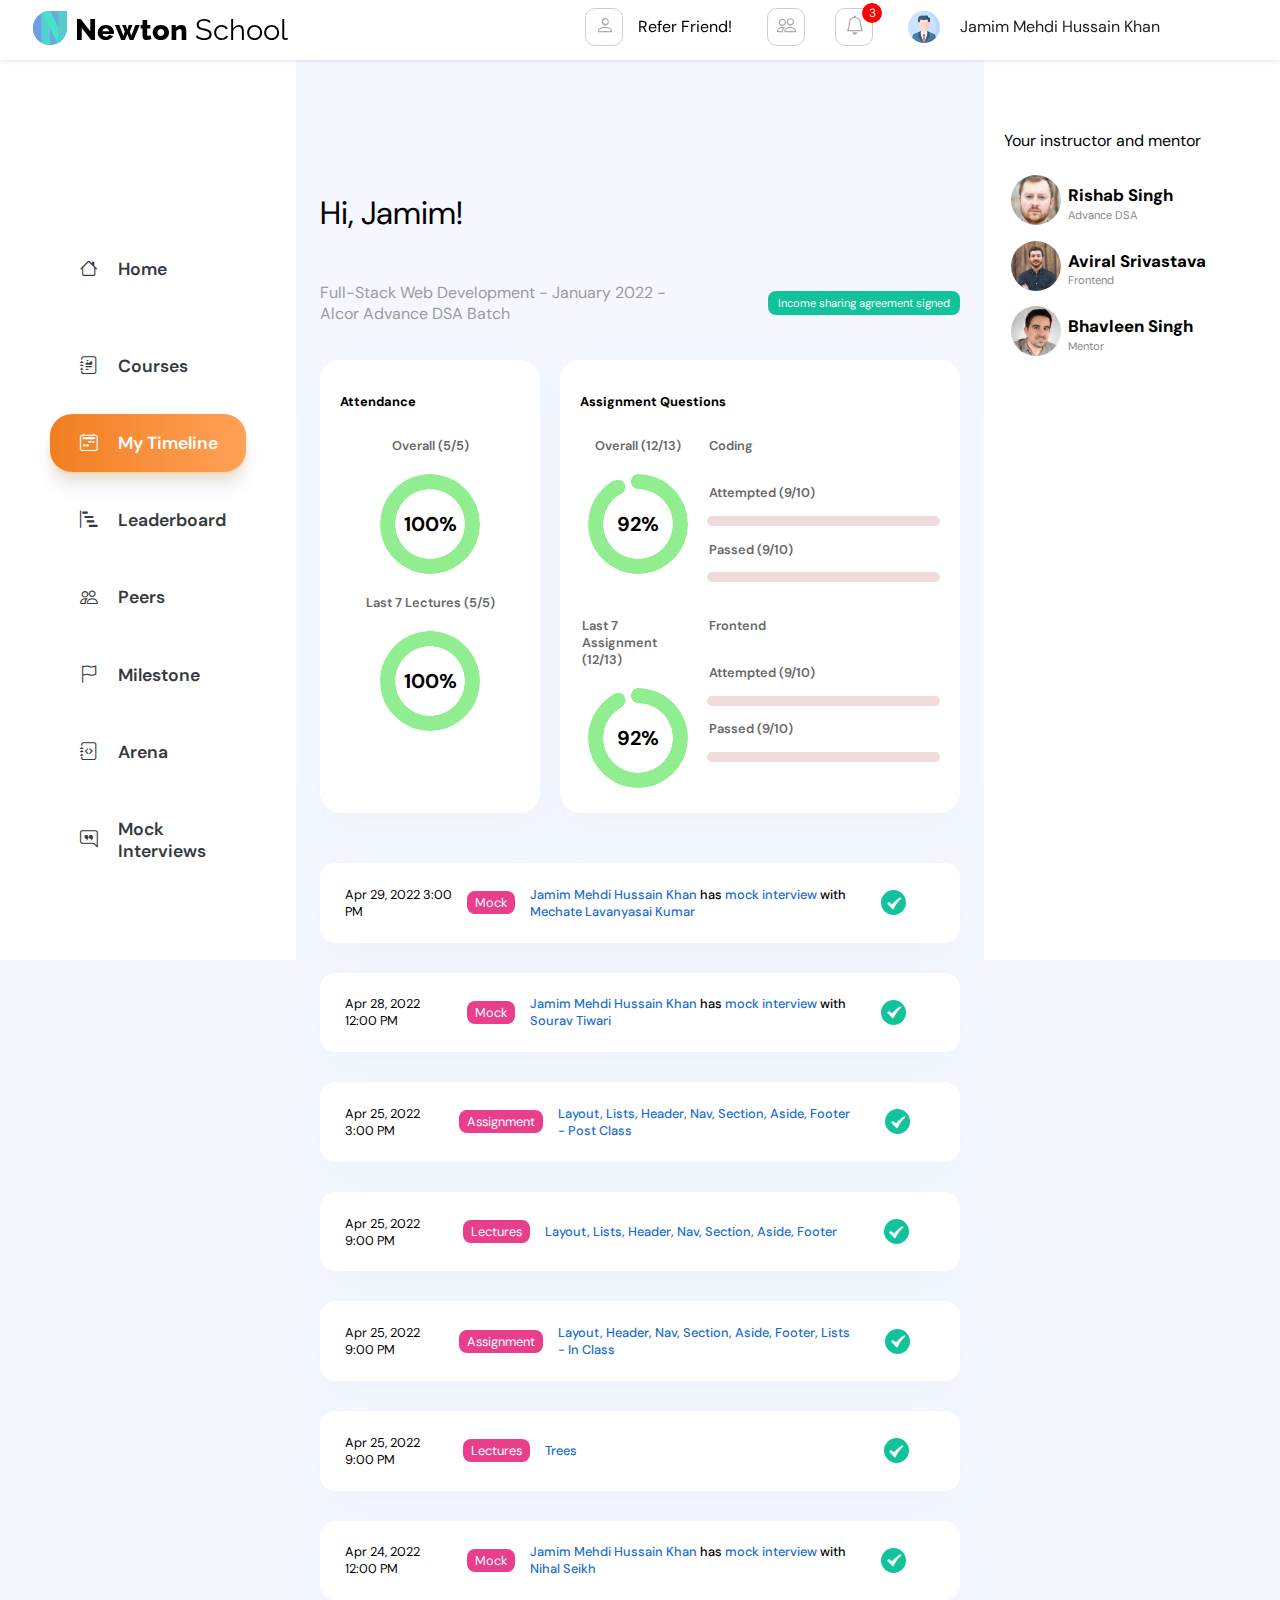
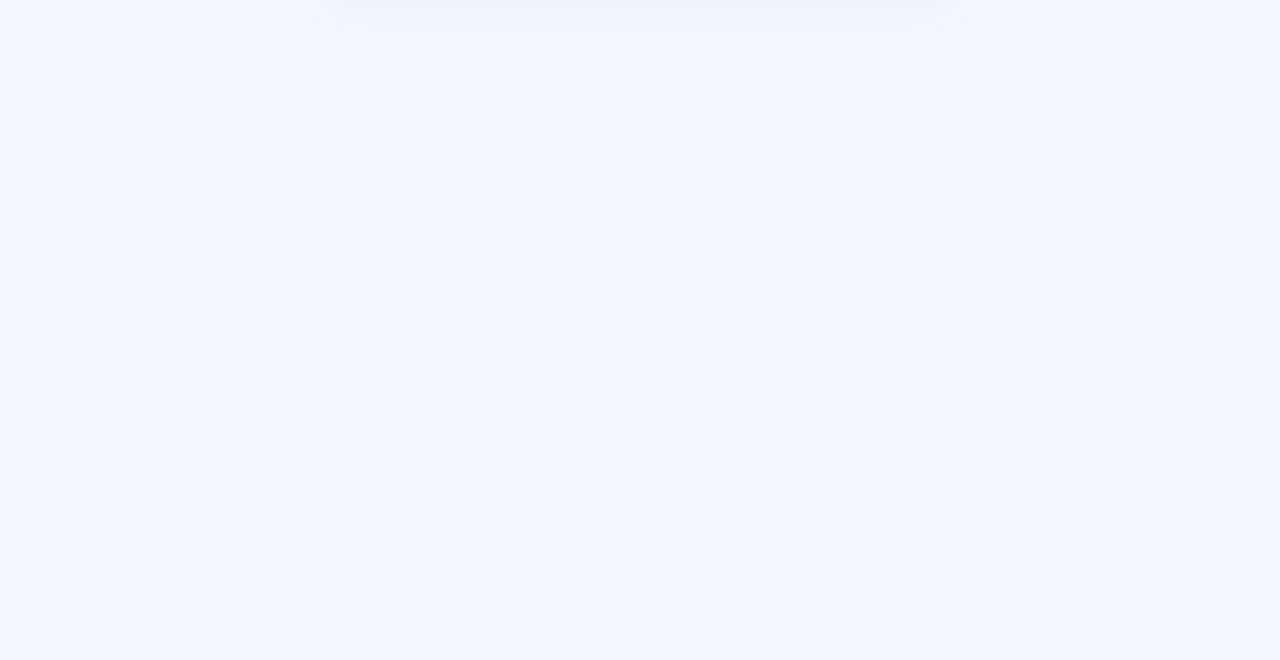
<file: dashboard/track-dashboard/timeline.html>
<!DOCTYPE html>
<html lang="en">

<head>
    <meta charset="UTF-8">
    <meta http-equiv="X-UA-Compatible" content="IE=edge">
    <meta name="viewport" content="width=device-width, initial-scale=1.0">
    <title>Newton School - Timeline</title>

    <link rel="stylesheet" href="../../css/style.css">
    <link rel="stylesheet" href="../../css/icofont/icofont.min.css">
    <link rel="stylesheet" href="https://cdn.jsdelivr.net/npm/bootstrap-icons@1.5.0/font/bootstrap-icons.css">
    </style>
</head>

<body>
    <div class="navbar-container">
        <div class="navlogo-container" onclick="location.href='../../index.html';" style="cursor: pointer;">
            <div class="logoimg">
                <img class="logo"
                    src="data:image/svg+xml,%3C?xml version='1.0' encoding='UTF-8'?%3E %3Csvg width='121px' height='121px' viewBox='0 0 121 121' version='1.1' xmlns='http://www.w3.org/2000/svg' xmlns:xlink='http://www.w3.org/1999/xlink'%3E %3C!-- Generator: Sketch 57.1 (83088) - https://sketch.com --%3E %3Ctitle%3EGroup%3C/title%3E %3Cdesc%3ECreated with Sketch.%3C/desc%3E %3Cg id='Page-1' stroke='none' stroke-width='1' fill='none' fill-rule='evenodd'%3E %3Cg id='11' transform='translate(-85.000000, -444.000000)'%3E %3Cg id='Group' transform='translate(85.000000, 444.000000)'%3E %3Cpath d='M121,0 L121,60.5 C121,93.9132274 93.9132274,121 60.5,121 C27.0867726,121 0,93.9132274 0,60.5 C0,27.0867726 27.0867726,0 60.5,0 L60.5,0 L121,0 Z' id='Combined-Shape' fill='%236BA9E1'%3E%3C/path%3E %3Cpath d='M29.9991305,9.00050709 L29.9991305,112.999493 C12.0495586,102.530897 0,83.1625463 0,61 C0,38.8374537 12.0495586,19.4691028 29.9991305,9.00050709 Z' id='Combined-Shape' fill='%23719DE6'%3E%3C/path%3E %3Cpath d='M61,0 L61,121 C49.6896363,121 39.0947971,117.976087 30.0000026,112.702639 L30.0000026,8.2973615 C38.8225978,3.18174225 49.0567914,0.18302114 59.986416,0.00810527147 L61,0 Z' id='Combined-Shape' fill='%2352D2CE'%3E%3C/path%3E %3Cpath d='M60.4333989,0 L109.000019,97.0028949 C103.306307,104.571975 95.8797728,110.766798 87.3086261,114.999938 L33.0002978,6.5288324 C40.9599303,2.49511474 49.9294828,0.161945428 59.4295193,0.00812199514 L60.4333989,0 Z' id='Combined-Shape' fill='%2349E1C7'%3E%3C/path%3E %3Cpath d='M121,0 L121,60.4437296 C121,82.9590366 108.515898,102.599042 90.0012292,112.999886 L90,0 L121,0 Z' id='Combined-Shape' fill='%2356CAD1'%3E%3C/path%3E %3C/g%3E %3C/g%3E %3C/g%3E %3C/svg%3E"
                    alt="">
            </div>
            <div class="logo-text">
                <p><span class="newton">Newton </span> <span class="school"> School</span></p>
            </div>
        </div>
        <div class="menu">
            <div class="menuitems">
                <div class="refer" onclick="location.href='#';" style="cursor: pointer;">
                    <div class="font-icon">
                        <div class="icon-border">
                            <i class="bi bi-person"></i>
                        </div>
                    </div>
                    <div class="text-icon">
                        <p>Refer Friend!</p>
                    </div>
                </div>
                <div class="peers">
                    <div class="font-icon" onclick="location.href='#';" style="cursor: pointer;">
                        <div class="icon-border">
                            <i class="bi bi-people" class="icofont-ui-user-group"></i>
                        </div>
                    </div>
                </div>
                <div class="notification" onclick="location.href='#';" style="cursor: pointer;">
                    <div class="font-icon">
                        <div class="icon-border">
                            <i class="bi bi-bell" class="icofont-notification"></i>
                            <span class="badge">3</span>
                        </div>
                    </div>
                </div>
                <div class="profile" onclick="location.href='#';" style="cursor: pointer;">
                    <div class="profile-img">
                        <img class="pp" src="../../images/profile.png" alt="">
                    </div>
                    <div class="profile-text">
                        <p>Jamim Mehdi Hussain Khan</p>
                    </div>
                </div>
            </div>
        </div>
    </div>
    <div class="main">
        <div class="content-area">
            <div class="left-panel-wrapper">
                <div class="profile-wrapper">
                </div>
                <div class="dash1-menu-wrapper">
                    <div class="menu-option-internal" onclick="location.href='../../index.html';"
                        style="cursor: pointer;">
                        <div class="menu-icon-internal">
                            <i class="bi bi-house"></i>
                        </div>
                        <div class="menu-text">
                            <p>Home</p>
                        </div>
                    </div>
                    <div class="menu-option-internal">
                    </div>
                    <div class="menu-option-internal" onclick="location.href='./courses.html';"
                        style="cursor: pointer;">
                        <div class="menu-icon-internal">
                            <i class="bi bi-journal-richtext"></i>
                        </div>
                        <div class="menu-text">
                            <p>Courses</p>
                        </div>
                    </div>

                    <div class="menu-option-internal  active" onclick="location.href='./timeline.html';"
                        style="cursor: pointer;">
                        <div class="menu-icon-internal">
                            <i class="bi bi-calendar2-week"></i>
                        </div>
                        <div class="menu-text">
                            <p>My Timeline</p>
                        </div>
                    </div>

                    <div class="menu-option-internal" onclick="location.href='./leaderboard.html';"
                        style="cursor: pointer;">
                        <div class="menu-icon-internal">
                            <i class="bi bi-bar-chart-steps"></i>
                        </div>
                        <div class="menu-text">
                            <p>Leaderboard</p>
                        </div>
                    </div>

                    <div class="menu-option-internal" onclick="location.href='./peers.html';" style="cursor: pointer;">
                        <div class="menu-icon-internal">
                            <i class="bi bi-people"></i>
                        </div>
                        <div class="menu-text">
                            <p>Peers</p>
                        </div>
                    </div>

                    <div class="menu-option-internal" onclick="location.href='#';" style="cursor: pointer;">
                        <div class="menu-icon-internal">
                            <i class="bi bi-flag"></i>
                        </div>
                        <div class="menu-text">
                            <p>Milestone</p>
                        </div>
                    </div>

                    <div class="menu-option-internal" onclick="location.href='#';" style="cursor: pointer;">
                        <div class="menu-icon-internal">
                            <i class="bi bi-journal-code"></i>
                        </div>
                        <div class="menu-text">
                            <p>Arena</p>
                        </div>
                    </div>

                    <div class="menu-option-internal" onclick="location.href='#';" style="cursor: pointer;">
                        <div class="menu-icon-internal">
                            <i class="bi bi-chat-right-quote"></i>
                        </div>
                        <div class="menu-text">
                            <p>Mock Interviews</p>
                        </div>
                    </div>

                </div>
            </div>
            <div class="content-wrapper">
                <div class="inner-wrapper">
                    <div class="welcome-text">
                        <p>Hi, Jamim!</p>
                    </div>
                    <div class="course-name-isa">
                        <div class="course-name">
                            <p>Full-Stack Web Development - January 2022 - Alcor Advance DSA Batch</p>
                        </div>
                        <div class="isa-status">
                            <p class="isa-status-box">Income sharing agreement signed</p>
                        </div>
                    </div>

                    <div class="att-container">
                        <div class="attendance">
                            <div class="attendance-text">
                                <p>Attendance</p>
                            </div>
                            <div class="att-charts">
                                <div class="overall-att">
                                    <div class="c-text">
                                        <p>Overall (5/5)</p>
                                    </div>
                                    <div class="pie animate" style="--p:100;--c:lightgreen"> 100%</div>
                                </div>
                                <div class="last-7-days-att">
                                    <div class="c-text">
                                        <p>Last 7 Lectures (5/5)</p>
                                    </div>
                                    <div class="pie animate" style="--p:100;--c:lightgreen"> 100%</div>
                                </div>
                            </div>
                        </div>
                        <div class="ass-ques">
                            <div class="ass-ques-text">
                                <p>Assignment Questions</p>
                            </div>
                            <div class="ass-charts">
                                <div class="chart-l-1">
                                    <div class="overall">
                                        <div class="c-text">
                                            <p>Overall (12/13)</p>
                                        </div>
                                        <div class="pie animate" style="--p:92;--c:lightgreen"> 92%</div>
                                    </div>
                                    <div class="coding">
                                        <div class="c-text">
                                            <p>Coding</p>
                                        </div>
                                        <div class="att-pass">
                                            <div class="attempted">
                                                <div class="c-text">
                                                    <p>Attempted (9/10)</p>
                                                </div>
                                                <div class="progress">
                                                    <div class="progress-value"></div>
                                                </div>
                                            </div>
                                            <div class="attempted">
                                                <div class="c-text">
                                                    <p>Passed (9/10)</p>
                                                </div>
                                                <div class="progress">
                                                    <div class="progress-value"></div>
                                                </div>
                                            </div>
                                        </div>
                                    </div>
                                </div>
                                <div class="chart-l-2">
                                    <div class="last-7">
                                        <div class="c-text">
                                            <p>Last 7 Assignment (12/13)</p>
                                        </div>
                                        <div class="pie animate" style="--p:92;--c:lightgreen"> 92%</div>
                                    </div>
                                    <div class="coding">
                                        <div class="c-text">
                                            <p>Frontend</p>
                                        </div>
                                        <div class="att-pass">
                                            <div class="attempted">
                                                <div class="c-text">
                                                    <p>Attempted (9/10)</p>
                                                </div>
                                                <div class="progress">
                                                    <div class="progress-value"></div>
                                                </div>
                                            </div>
                                            <div class="attempted">
                                                <div class="c-text">
                                                    <p>Passed (9/10)</p>
                                                </div>
                                                <div class="progress">
                                                    <div class="progress-value"></div>
                                                </div>
                                            </div>
                                        </div>
                                    </div>
                                </div>
                            </div>
                        </div>
                    </div>

                    <div class="track-cards">
                        <div class="track-start-date tt">
                            <p>Apr 29, 2022 3:00 PM</p>
                        </div>
                        <div class="tt">
                            <p class="label">Mock</p>
                        </div>
                        <div class="track-name tt"><a href="#" id="link-css">Jamim Mehdi Hussain Khan</a> has<a href="#"
                                id="link-css"> mock interview</a> with<a href="#" id="link-css"> Mechate Lavanyasai
                                Kumar</a></div>
                        <div class="status">
                            <div class="status-round-success"><i class="icofont-tick-mark"></i></div>
                        </div>
                    </div>

                    <div class="track-cards">
                        <div class="track-start-date tt">
                            <p>Apr 28, 2022 12:00 PM</p>
                        </div>
                        <div class="tt">
                            <p class="label">Mock</p>
                        </div>
                        <div class="track-name tt"><a href="#" id="link-css">Jamim Mehdi Hussain Khan</a> has<a href="#"
                                id="link-css"> mock interview</a> with<a href="#" id="link-css"> Sourav Tiwari</a></div>
                        <div class="status">
                            <div class="status-round-success"><i class="icofont-tick-mark"></i></div>
                        </div>
                    </div>

                    <div class="track-cards">
                        <div class="track-start-date tt">
                            <p>Apr 25, 2022 3:00 PM</p>
                        </div>
                        <div class="tt">
                            <p class="label">Assignment</p>
                        </div>
                        <div class="track-name tt"><a href="#" id="link-css">Layout, Lists, Header, Nav, Section, Aside,
                                Footer - Post Class</a></div>
                        <div class="status">
                            <div class="status-round-success"><i class="icofont-tick-mark"></i></div>
                        </div>
                    </div>

                    <div class="track-cards">
                        <div class="track-start-date tt">
                            <p>Apr 25, 2022 9:00 PM</p>
                        </div>
                        <div class="tt">
                            <p class="label">Lectures</p>
                        </div>
                        <div class="track-name tt"><a href="#" id="link-css">
                                Layout, Lists, Header, Nav, Section, Aside, Footer</a></div>
                        <div class="status">
                            <div class="status-round-success"><i class="icofont-tick-mark"></i></div>
                        </div>
                    </div>

                    <div class="track-cards">
                        <div class="track-start-date tt">
                            <p>Apr 25, 2022 9:00 PM</p>
                        </div>
                        <div class="tt">
                            <p class="label">Assignment</p>
                        </div>
                        <div class="track-name tt"><a href="#" id="link-css">
                                Layout, Header, Nav, Section, Aside, Footer, Lists - In Class</a></div>
                        <div class="status">
                            <div class="status-round-success"><i class="icofont-tick-mark"></i></div>
                        </div>
                    </div>

                    <div class="track-cards">
                        <div class="track-start-date tt">
                            <p>Apr 25, 2022 9:00 PM</p>
                        </div>
                        <div class="tt">
                            <p class="label">Lectures</p>
                        </div>
                        <div class="track-name tt"><a href="#" id="link-css">
                                Trees</a></div>
                        <div class="status">
                            <div class="status-round-success"><i class="icofont-tick-mark"></i></div>
                        </div>
                    </div>

                    <div class="track-cards">
                        <div class="track-start-date tt">
                            <p>Apr 24, 2022 12:00 PM</p>
                        </div>
                        <div class="tt">
                            <p class="label">Mock</p>
                        </div>
                        <div class="track-name tt"><a href="#" id="link-css">Jamim Mehdi Hussain Khan</a> has<a href="#"
                                id="link-css"> mock interview</a> with<a href="#" id="link-css"> Nihal Seikh</a></div>
                        <div class="status">
                            <div class="status-round-success"><i class="icofont-tick-mark"></i></div>
                        </div>
                    </div>

                </div>
            </div>
            <div class="right-panel-wrapper">
                <div class="instructor-wrapper">
                    <div class="instructor-text">
                        <p>Your instructor and mentor</p>
                    </div>
                    <div class="instructor-profiles">
                        <div class="profiles">
                            <div class="profile-pic-ins"><img src="../../images/1.jpg" alt=""></div>
                            <div class="name-sub">
                                <div class="instructor-name">
                                    <p class="ins-name">Rishab Singh</p>
                                </div>
                                <div class="course">
                                    <p class="ins-course">Advance DSA</p>
                                </div>
                            </div>
                        </div>
                    </div>

                    <div class="instructor-profiles">
                        <div class="profiles">
                            <div class="profile-pic-ins"><img src="../../images/2.jpg" alt=""></div>
                            <div class="name-sub">
                                <div class="instructor-name">
                                    <p class="ins-name">Aviral Srivastava</p>
                                </div>
                                <div class="course">
                                    <p class="ins-course">Frontend</p>
                                </div>
                            </div>
                        </div>
                    </div>
                    <div class="instructor-profiles">
                        <div class="profiles">
                            <div class="profile-pic-ins"><img src="../../images/3.jpg" alt=""></div>
                            <div class="name-sub">
                                <div class="instructor-name">
                                    <p class="ins-name">Bhavleen Singh</p>
                                </div>
                                <div class="course">
                                    <p class="ins-course">Mentor</p>
                                </div>
                            </div>
                        </div>
                    </div>
                </div>
            </div>
        </div>
    </div>

    <script src="https://cdn.jsdelivr.net/npm/bootstrap@5.0.2/dist/js/bootstrap.bundle.min.js"></script>
</body>

</html>
</file>
<file: css/style.css>
@import url('https://fonts.googleapis.com/css2?family=DM+Sans:ital,wght@0,400;0,500;0,700;1,400;1,500;1,700&display=swap');
@import url('https://fonts.googleapis.com/css2?family=Raleway:wght@100;200;300;400;500;600;700;800;900&display=swap');

body {
    font-family: DM Sans;
    margin: 0;
    background-color: #f6f6f9;
}

.main {
    margin-top: 60px;
}

.navbar-container {
    height: 60px;
    width: 100%;
    background-color: #fff;
    box-shadow: 0 .125rem .25rem rgba(0, 0, 0, .075) !important;
    display: flex;
    justify-content: center;
    z-index: 99999;
    position: fixed;
    top: 0;
    overflow: hidden;
}

.logolink {
    display: flex;
}

.navlogo-container {
    display: flex;
    align-items: center;
    justify-content: center;
    flex: 1;
}

.logo-text a {
    text-decoration: none;
    color: #212121;
}

.logoimg {
    padding-right: 8px;
}

.logo {
    height: 34px;
    width: auto;
}

.newton {
    font-family: Raleway;
    font-size: 1.8em;
    font-weight: 800;
}

.school {
    font-family: Raleway;
    font-size: 1.8em;
    font-weight: 400;
}

.menu {
    flex: 3;
}

.menuitems {
    display: flex;
    justify-content: flex-end;
    padding-right: 100px;
}

.refer {
    display: flex;
    justify-content: center;
    padding: 0 10px 0 10px;
}

.font-icon {
    padding: 0 10px 0 10px;
    display: flex;
    justify-content: center;
    align-items: center;
    padding: 5px;
    color: #acabb2;
    font-size: 1.2em;

}

.notification {
    padding: 0 10px 0 10px;
    display: flex;
    justify-content: center;
    align-items: center;
    color: gray;
}

.peers {
    padding: 0 10px 0 10px;
    display: flex;
    justify-content: center;
    align-items: center;
    color: gray;
}

.icofont-ui-user-group:hover {
    color: #1C6DD0;
    cursor: pointer;
    transition: ease-in 0.2s;
}

.text-icon {
    padding: 0 10px 0 10px;
}

.profile {
    padding: 0 10px 0 10px;
    align-items: center;
    display: flex;
    justify-content: center;
}

.profile-img {
    display: flex;
    justify-content: center;
    align-items: center;
    padding: 0 10px 0 10px;
}

.profile-text {
    color: #212121;
    padding: 0 10px 0 10px;
}

.icofont-notification:hover {
    color: #1C6DD0;
    cursor: pointer;
    transition: ease-in 0.2s;
}

.badge {
    right: -10px;
    top: -6px;
    border-radius: 10px;
    display: flex;
    justify-content: center;
    align-items: center;
    position: absolute;
    height: 20px;
    width: 20px;
    background-color: red;
    color: white;
    font-size: 12px;
}

.icon-border {
    position: relative;
    align-items: center;
    display: flex;
    justify-content: center;
    padding: 3px;
    height: 30px;
    width: 30px;
    border-radius: 10px;
    border: 0.5px solid #cdccd2;
}

img {
    width: 100%;
    height: 100%;
    object-fit: contain;
}

.content-area {
    display: flex;
    height: auto;
}

.left-panel-wrapper {
    flex: 1;
    padding: 30px 20px;
    background-color: #fff;
    height: 100%;
    width: 20%;
    position: fixed;
    left: 0;
    top: 0;
    overflow-x: hidden;
    z-index: 1;

}

/* ------------------------------Scrollbar Hide */

.left-panel-wrapper::-webkit-scrollbar {
    display: none;
}

/* Hide scrollbar for IE, Edge and Firefox */
.left-panel-wrapper {
    -ms-overflow-style: none;
    scrollbar-width: none;
}

/* ---------------------------------------------- */
.content-wrapper {
    flex: 2;
    height: auto;
    padding: 100px 25% 100px 25%;
    background-color: #f4f7ff;
    width: 60%;
    height: 2000px;
}

.right-panel-wrapper {
    padding: 30px 20px;
    background-color: #fff;
    width: 20%;
    flex: 1;
    height: 100%;
    width: 20%;
    position: fixed;
    right: 0;
    top: 0;
    overflow-x: hidden;
    z-index: 1;
}

.instructor-wrapper {
    margin-top: 100px;
}

.profiles {
    display: flex;
}

.profile-pic-ins {
    flex: 1;
    display: flex;
    justify-content: center;
    align-items: center;
}

.profile-pic-ins>img {
    width: 50px;
    height: 50px;
    border-radius: 50%;
    object-fit: cover;
    object-position: center right;
}

.name-sub {
    flex: 3;
    font-size: 0.7em;
}

.ins-name {
    font-size: 1.5em;
    font-weight: 800;
}

.ins-course {
    margin-top: -15px;
    color: #878787;
}

.profile-wrapper {
    display: flex;
    margin-top: 100px;
    justify-content: center;
    align-items: center;
}

.profile-image {
    height: 50px;
    width: 50px;
}

.profile-image>img {
    border-radius: 50%;
    object-fit: cover;
    object-position: center right;
}

.profile-name-user-name {
    position: relative;
    padding-left: 20px;
}

.profile-name {
    font-size: 1em;
    font-weight: 800;

}

.user-name {
    position: absolute;
    top: 35px;
    color: #acabb2;
    font-style: italic;
    font-size: 0.8em;
    font-weight: 600;
}

.dash1-menu-wrapper {
    /* border: 1px solid black; */
    display: flex;
    flex-direction: column;
    justify-content: center;
    padding: 100px 30px 100px 30px;
}

.menu-option {
    padding-left: 30px;
    /* border: 1px solid black; */
    margin: 10px 0;
    font-size: 1.2em;
    font-weight: 600;
    color: #b4b4b9;
    display: flex;
    align-items: center;
    border-radius: 22px;
}

.menu-icon {
    display: flex;
    justify-content: center;
    align-items: center;
    height: 30px;
    width: 30px;
    /* border: 0.5px solid #cdccd2; */
    font-size: 20px;
    margin-right: 20px;
    border-radius: 8px;
}

.active,
.menu-option:hover,
.menu-option-internal:hover {
    cursor: pointer;
    background-color: #ef954b;
    background-image: linear-gradient(to left, #ffa156, #fc9849, #f8903d, #f5872f, #f17e20);
    color: white !important;
    box-shadow:
        0 1px 1px rgba(248, 165, 0, 0.075),
        0 2px 2px rgba(248, 165, 0, 0.075),
        0 4px 4px rgba(248, 165, 0, 0.075),
        0 8px 8px rgba(248, 165, 0, 0.075),
        0 16px 16px hsl(0deg 0% 0% / 0.075);
    transition: ease-in 0.2s;
}

.tracks-title {
    align-items: center;
    color: #191c34;
    font-size: 2em;

}

.track-cards {
    position: relative;
    border-radius: 15px;
    background-color: #fff;
    display: flex;
    align-items: center;
    padding: 10px;
    margin: 30px 0 30px 0;
    box-shadow: 0px 16px 32px 0px rgba(233, 238, 242, 0.4);
}

.ribbon {
    margin-top: 1px;
    margin-left: 10px;
    padding: 2px 10px;
    background-color: #e83e8c;
    font-size: 0.6em;
    position: absolute;
    top: -1px;
    color: #fff;
    font-weight: 600;
    border-radius: 0 0 5px 5px;
}

.track-cards:hover {
    box-shadow: rgba(149, 157, 165, 0.2) 0px 8px 24px;
    transition: ease-in 0.2s;
}

.track-name {
    width: 60%;
    font-size: 1em;
    margin: 0 15px 0 15px;
    font-weight: 500;
}

.track-start-date {
    margin: 0 15px 0 15px;
    width: 20%;
    font-size: 1em;
}

.status {
    margin: 0 15px 0 15px;
    width: 10%;
}

.status-round-success {
    display: flex;
    justify-content: center;
    align-items: center;
    height: 25px;
    width: 25px;
    background-color: #11c29b;
    border-radius: 50%;
    color: #fff;
}

.status-round-failed {
    display: flex;
    justify-content: center;
    align-items: center;
    height: 25px;
    width: 25px;
    background-color: #e4001e;
    border-radius: 50%;
    color: #fff;
}

#link-css:visited,
#link-css:link,
#link-css:active {
    text-decoration: none;
    color: #1C6DD0;
}

.menu-option-internal {
    padding-left: 30px;
    /* border: 1px solid black; */
    margin: 10px 0;
    font-size: 1.1em;
    font-weight: 600;
    color: #343a40;
    display: flex;
    align-items: center;
    border-radius: 22px;
}

.menu-icon-internal {
    padding-right: 20px;
}

.home-page {
    border: 1px solid black;
    display: flex;
    align-items: center;
    font-size: 1.5em;
    color: #343a40;
}

.home-page-icon {
    margin-right: 20px;
}

.welcome-text {
    font-size: 2em;
}

.course-name-isa {
    display: flex;
}

.course-name {
    flex: 3;
    color: #9b9b9b;
}

.isa-status {
    display: flex;
    justify-content: end;
    flex: 2;
    align-items: center;
    font-size: 0.7em;
}

.isa-status-box {
    padding: 5px 10px;
    border-radius: 8px;
    color: #fff;
    background-color: #11c29b;
}

.upcoming-classes {
    display: flex;
    padding: 10px 0;
}

.instructor-class {
    flex: 1;
    margin-right: 15px;
    background-color: #fff;
    border-radius: 20px;
    padding: 10px 30px 30px 30px;
    box-shadow: 0px 16px 32px 0px rgba(233, 238, 242, 0.4);
}

.ic-title {
    font-size: 1.5em;
    color: #686868;
    height: 100px;
}

.ic-time {
    margin-right: 10px;
    color: #9b9b9b;
}

.join-btn {
    display: flex;
    justify-content: center;
    align-items: center;
    margin-left: 20px;
    height: 50px;
    width: 130px;
    border-radius: 15px;
    background-image: linear-gradient(to right, #bc9be8, #ad8de8, #9b7fe7, #8672e8, #6d66e8);
    color: #fff;
    font-size: small;
}

.join-btn:hover {
    height: 52px;
    width: 132px;
    transition: cubic-bezier(0.6, -0.28, 0.735, 0.045) 0.2s;
}

.time-btn-wrapper {
    display: flex;
    align-items: center;
}

.mentor-session {
    flex: 1;
    margin-left: 15px;
    background-color: #fff;
    border-radius: 20px;
    padding: 10px 30px 30px 30px;
    box-shadow: 0px 16px 32px 0px rgba(233, 238, 242, 0.4);
}

.upcoming-text {
    display: flex;
    margin-top: 40px;
    font-weight: 900;
}

.u-text-1 {
    flex: 1;
}

.u-text-2 {
    align-items: center;
    display: flex;
    justify-content: end;
    flex: 1;
    float: right;
    padding-right: 20px;
    text-decoration: none;
}

.bi-box-arrow-right {
    margin-left: 10px;
    color: #1C6DD0;
    font-weight: bolder;
}

.upcoming-assignment {
    display: flex;
    padding: 10px 0;
}

.assignment {
    margin-right: 15px;
    background-color: #fff;
    border-radius: 20px;
    padding: 10px 30px 30px 30px;
    box-shadow: 0px 16px 32px 0px rgba(233, 238, 242, 0.4);
}

.assignment-video {
    margin-right: 30px;
    padding: 0;
}

.video-tumb {
    position: relative;
    height: 200px;
    width: 350px;
    border-radius: 20px;
    box-shadow: 0px 16px 32px 0px rgba(233, 238, 242, 0.4);
}

.subject {
    top: 5%;
    left: 5%;
    position: absolute;

}

.subject-text {
    background-color: #e83e8c;
    padding: 5px;
    font-size: 0.7em;
    border-radius: 5px;
    color: #fff;
}

.play-icon {
    top: 40%;
    left: 45%;
    font-size: 3em;
    position: absolute;
    color: #fff;

}

.video-tumb>img {
    border-radius: 30px;
    object-fit: cover;
    opacity: 0.7;
}

.video-title {
    font-weight: 600;
    font-size: 0.9em;
}

.instructor-details {
    display: flex;
    align-items: center;
}

.i-photo {
    height: 20px;
    margin-right: 10px;
}

.i-name {
    font-weight: 600;
    font-size: 0.8em;
    color: #686868;
}

.class-time {
    display: flex;
    justify-content: end;
    flex: 1;
    font-weight: 600;
    font-size: 0.8em;
    color: #686868;
}

.as-title {
    font-size: 1.2em;
    color: #686868;
    height: 100px;
}

.as-time {
    font-size: 0.9em;
    color: #9b9b9b;
}

.start-btn {
    display: flex;
    align-items: center;
    border-radius: 15px;
    color: #7a17eb;
    width: fit-content;
    font-size: 3em;
}

.start-text {
    font-size: small;
}

.att-container {
    padding: 20px 0;
    display: flex;
}

.attendance {
    flex: 1;
    border-radius: 20px;
    padding: 20px 20px;
    background-color: #fff;
    margin-right: 10px;
    box-shadow: 0px 16px 32px 0px rgba(233, 238, 242, 0.4);
}

.attendance-text {
    font-size: 0.8em;
    font-weight: 800;
}

.overall-att {
    flex: 1;
}

.last-7-days-att {
    flex: 1;
}

.att-charts {
    display: flex;
    flex-direction: column;
}

.overall-att {
    display: flex;
    flex-direction: column;
    justify-content: center;
    align-items: center;
}

.last-7-days-att {
    display: flex;
    flex-direction: column;
    justify-content: center;
    align-items: center;
}

.c-text {
    padding: 2px;
    font-weight: 600;
    font-size: 0.8em;
    color: #686868;
}

.ass-ques {
    flex: 2;
    margin-left: 10px;
    border-radius: 20px;
    padding: 20px 20px;
    background-color: #fff;
    box-shadow: 0px 16px 32px 0px rgba(233, 238, 242, 0.4);
}

.ass-ques-text {
    font-size: 0.8em;
    font-weight: 800;
}

.chart-l-1 {
    display: flex;
}

.overall {
    flex: 1;
    display: flex;
    flex-direction: column;
    align-items: center;
}

.coding {
    flex: 2;
    margin-left: 10px;
}

.last-7 {
    flex: 1;
    display: flex;
    flex-direction: column;
    align-items: center;
}

.attempted {
    flex: 1;
}

.chart-l-2 {
    margin-top: 20px;
    display: flex;
}

.tt {
    font-size: 0.8em;
}

.label {
    background-color: #e83e8c;
    padding: 3px 8px;
    color: #fff;
    border-radius: 8px;
}

.board-wrapper {
    margin-top: 30px;
}

.board-label {
    padding: 20px 30px;
    border-radius: 20px 20px 0 0;
    background-color: #fff;
    box-shadow: 0px 16px 32px 0px rgba(233, 238, 242, 0.4);
}

.board-label-text {
    display: flex;
    align-items: center;
    font-weight: 800;
}

.boardtype {
    display: flex;
    color: #007bff;

}

.board-table {
    margin-top: 20px;
}

.board-cards {
    display: flex;
    align-items: center;
}

.b-cards-wrapper {
    margin-top: 20px;
    border-radius: 15px;
    background-color: #fff;
    padding: 10px 30px;
    font-weight: 600;
    box-shadow: 0px 16px 32px 0px rgba(233, 238, 242, 0.4);
}

.self-active {
    background-color: rgba(0, 149, 255, 0.2);
    color: #007bff;
}

.rank-text {
    flex: 1;
}

.change-text {
    flex: 1;
}

.name-text {
    flex: 3;
}

.completed-icon {
    flex: 1;
}

.tick-icon {
    display: flex;
    background-color: #11c29b;
    height: 20px;
    width: 20px;
    border-radius: 50%;
    font-size: 0.9em;
    align-items: center;
    justify-content: center;
    color: #fff;
}

.activity-icon {
    display: flex;
    background-color: #007bff;
    height: 20px;
    width: 20px;
    border-radius: 50%;
    font-size: 0.9em;
    align-items: center;
    justify-content: center;
    color: #fff;
}

.time-icon {
    flex: 1;
}

.overall-board {
    margin-right: 40px;
    padding: 0 0;

}

.l-active,
.overall-board>p:hover,
.weekly>p:hover {
    border-bottom: 3px solid #007bff;
    cursor: pointer;
}

.red {
    color: red;
}

.green {
    color: green;
}

.weekly {}

.peers-wrapper {
    margin-top: 30px;
    display: grid;
    grid-template-columns: auto auto auto;
    grid-gap: 30px;
}

.peers-profile-card {
    align-items: center;
    padding: 20px;
    width: 200px;
    background-color: #fff;
    border-radius: 15px;
    box-shadow: 0px 16px 32px 0px rgba(233, 238, 242, 0.4);
}

.pp-name-wrapper {
    display: flex;
}

.profile-pic {
    flex: 1;
    height: 50px;
    width: 50px;
    margin-right: 10px;
    border-radius: 50%;
}

.profile-pic>img {
    width: 50px;
    height: 50px;
    border-radius: 50%;
    object-fit: cover;
    object-position: center right;
}

.name {
    display: flex;
    align-items: center;
    flex: 2;
    font-size: 1;
    font-weight: 600;
}

.name>a:link,
a:active,
a:visited {
    text-decoration: none;
    color: #007bff;
}

.peers-icon:hover {
    color: #007bff;
    cursor: pointer;
}

.follow-stats {
    margin-top: 30px;
    display: flex;
    align-items: center;
}

.follow {
    width: fit-content;
    margin-right: 20px;
}

.follow-text {
    background-color: #007bff;
    color: #fff;
    font-size: 0.8em;
    padding: 5px 20px;
    border-radius: 20px;
}




@property --p {
    syntax: '<number>';
    inherits: true;
    initial-value: 0;
}

.pie {
    --p: 15;
    --b: 15px;
    --c: darkred;
    --w: 100px;

    width: var(--w);
    aspect-ratio: 1;
    position: relative;
    display: inline-grid;
    margin: 5px;
    place-content: center;
    font-size: 20px;
    font-weight: bold;
}

.pie:before,
.pie:after {
    content: "";
    position: absolute;
    border-radius: 50%;
}

.pie:before {
    inset: 0;
    background:
        radial-gradient(farthest-side, var(--c) 98%, #0000) top/var(--b) var(--b) no-repeat,
        conic-gradient(var(--c) calc(var(--p)*1%), #0000 0);
    -webkit-mask: radial-gradient(farthest-side, #0000 calc(99% - var(--b)), #000 calc(100% - var(--b)));
    mask: radial-gradient(farthest-side, #0000 calc(99% - var(--b)), #000 calc(100% - var(--b)));
}

.pie:after {
    inset: calc(50% - var(--b)/2);
    background: var(--c);
    transform: rotate(calc(var(--p)*3.6deg)) translateY(calc(50% - var(--w)/2));
}

.animate {
    animation: p 1s .5s both;
}

@keyframes p {
    from {
        --p: 0
    }
}




.progress {
    background: rgb(240, 218, 219);
    justify-content: flex-start;
    border-radius: 100px;
    align-items: center;
    position: relative;
    padding: 0 0;
    display: flex;
    height: 10px;
    width: 100%;
}

.progress-value {
    animation: load 3s normal forwards;
    box-shadow: 0 10px 40px -10px #fff;
    border-radius: 100px;
    background: #e83e8c;
    height: 10px;
    width: 0;
}

@keyframes load {
    0% {
        width: 0;
    }

    100% {
        width: 90%;
    }
}
</file>
